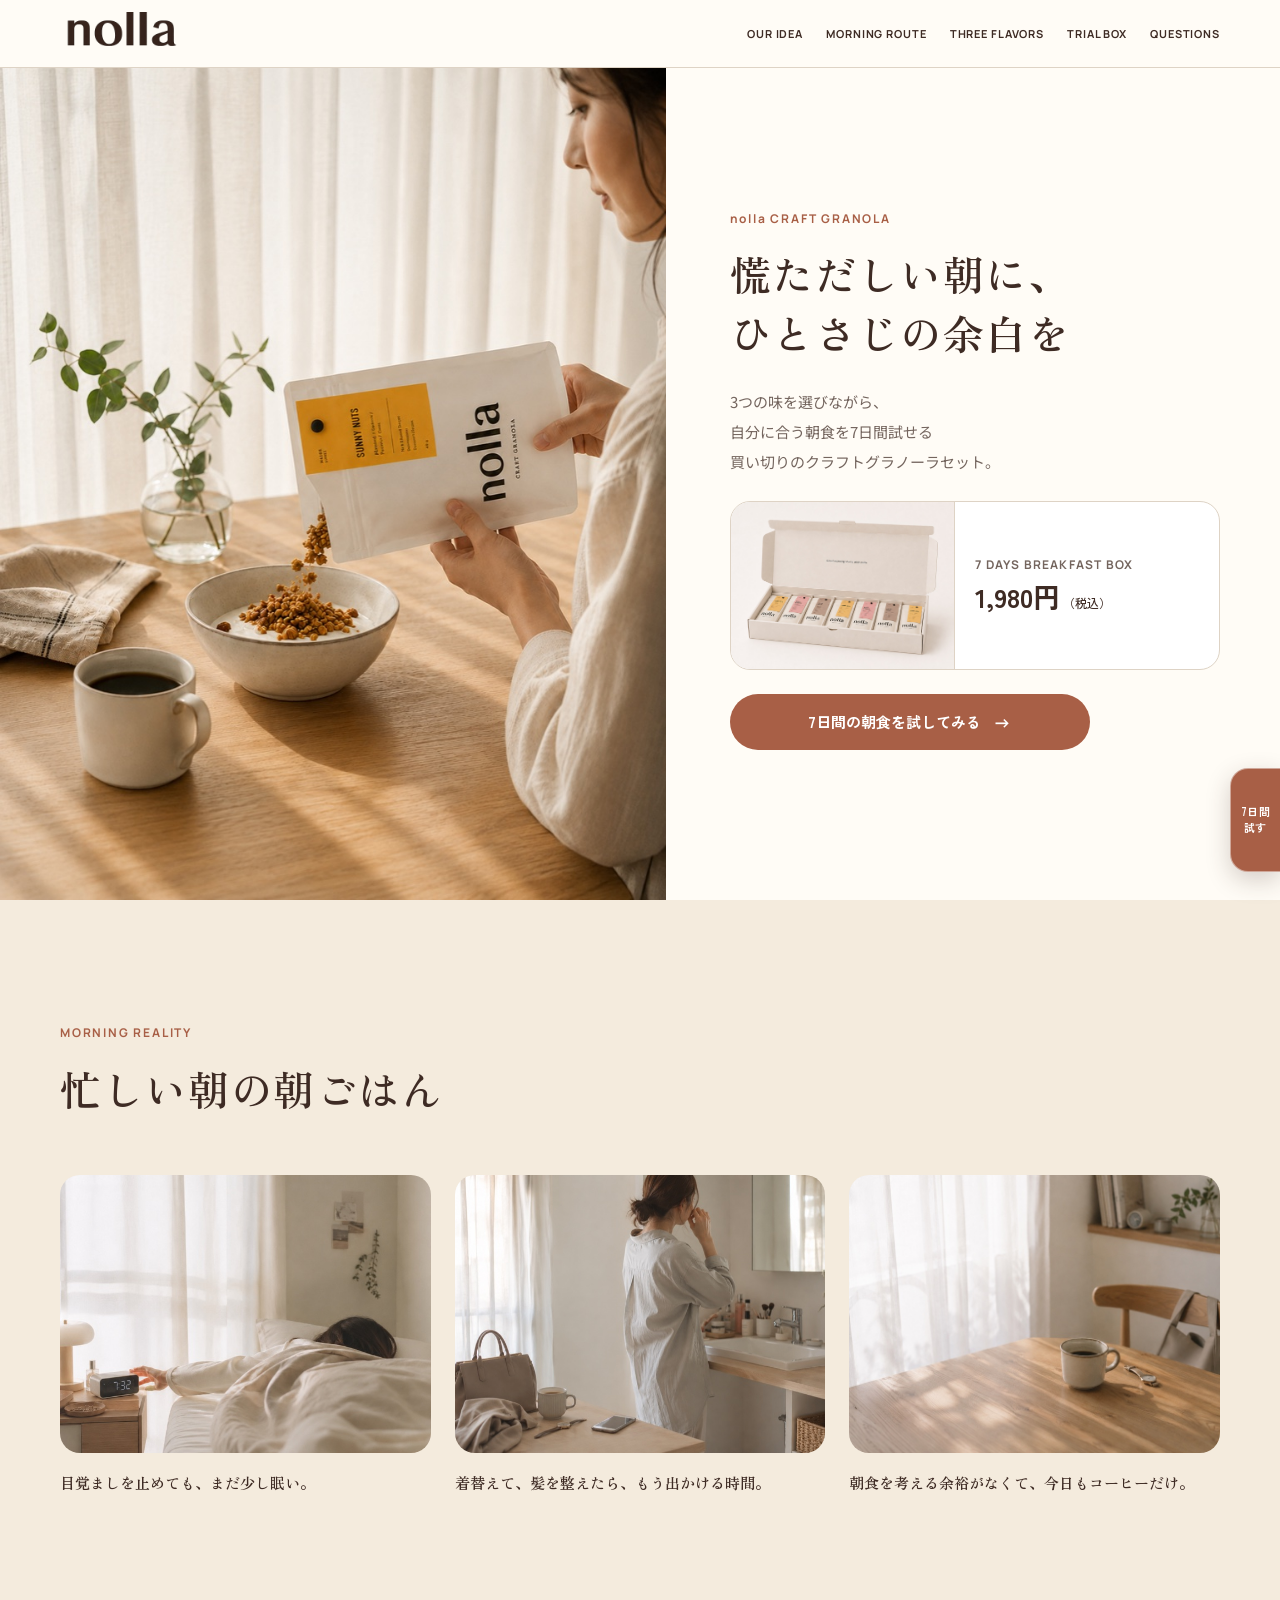
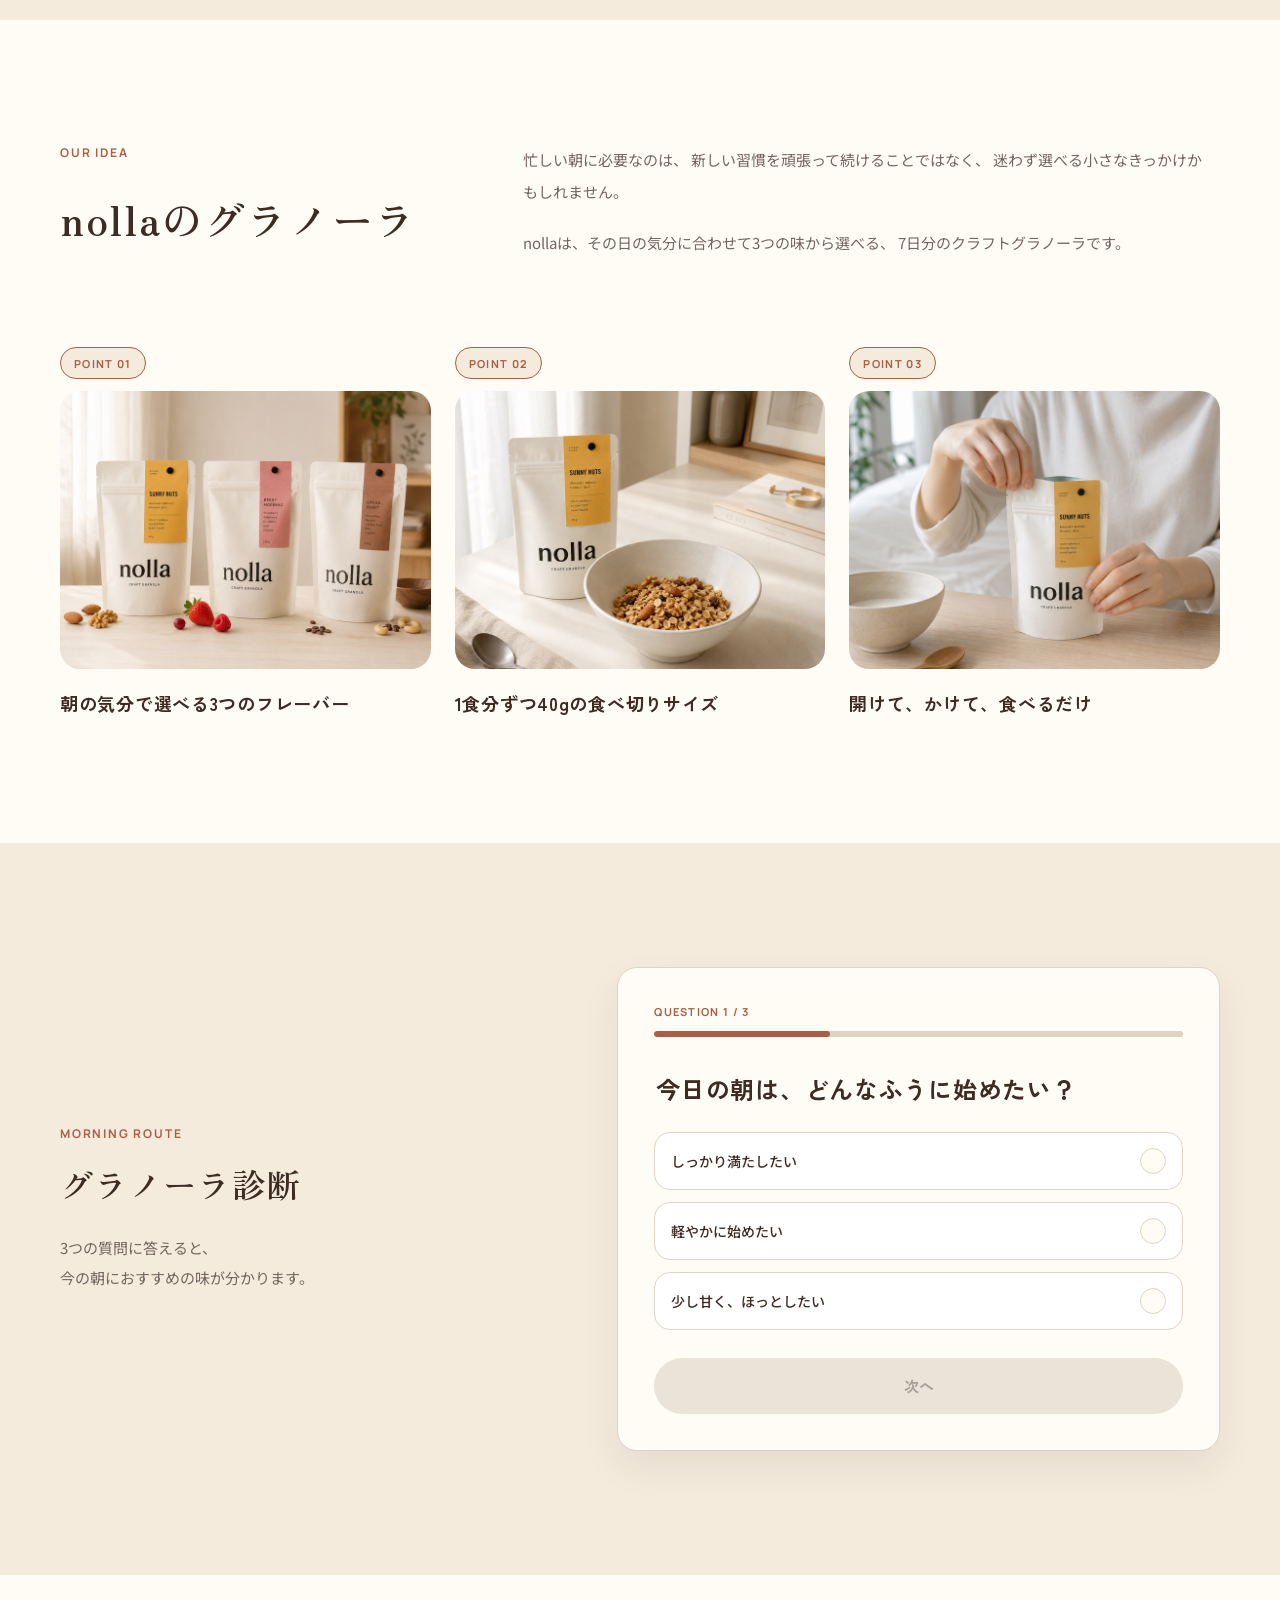
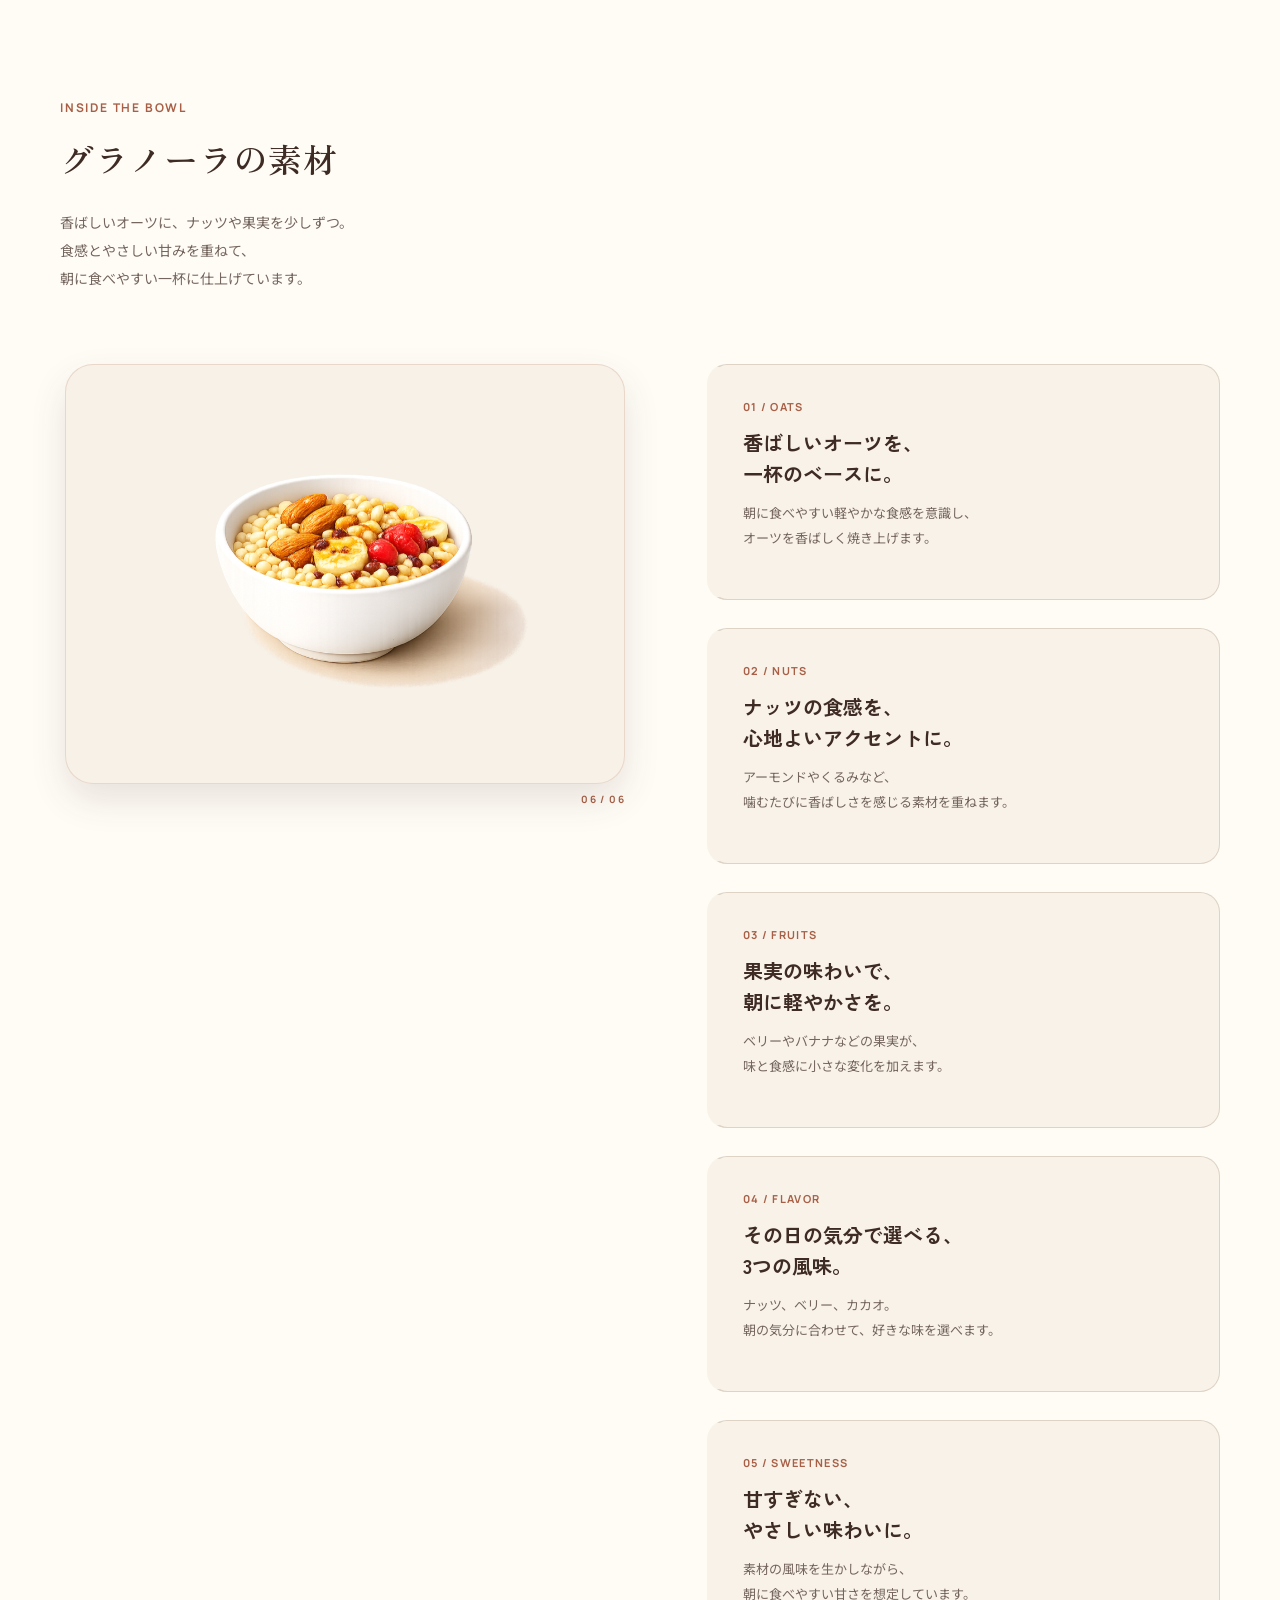
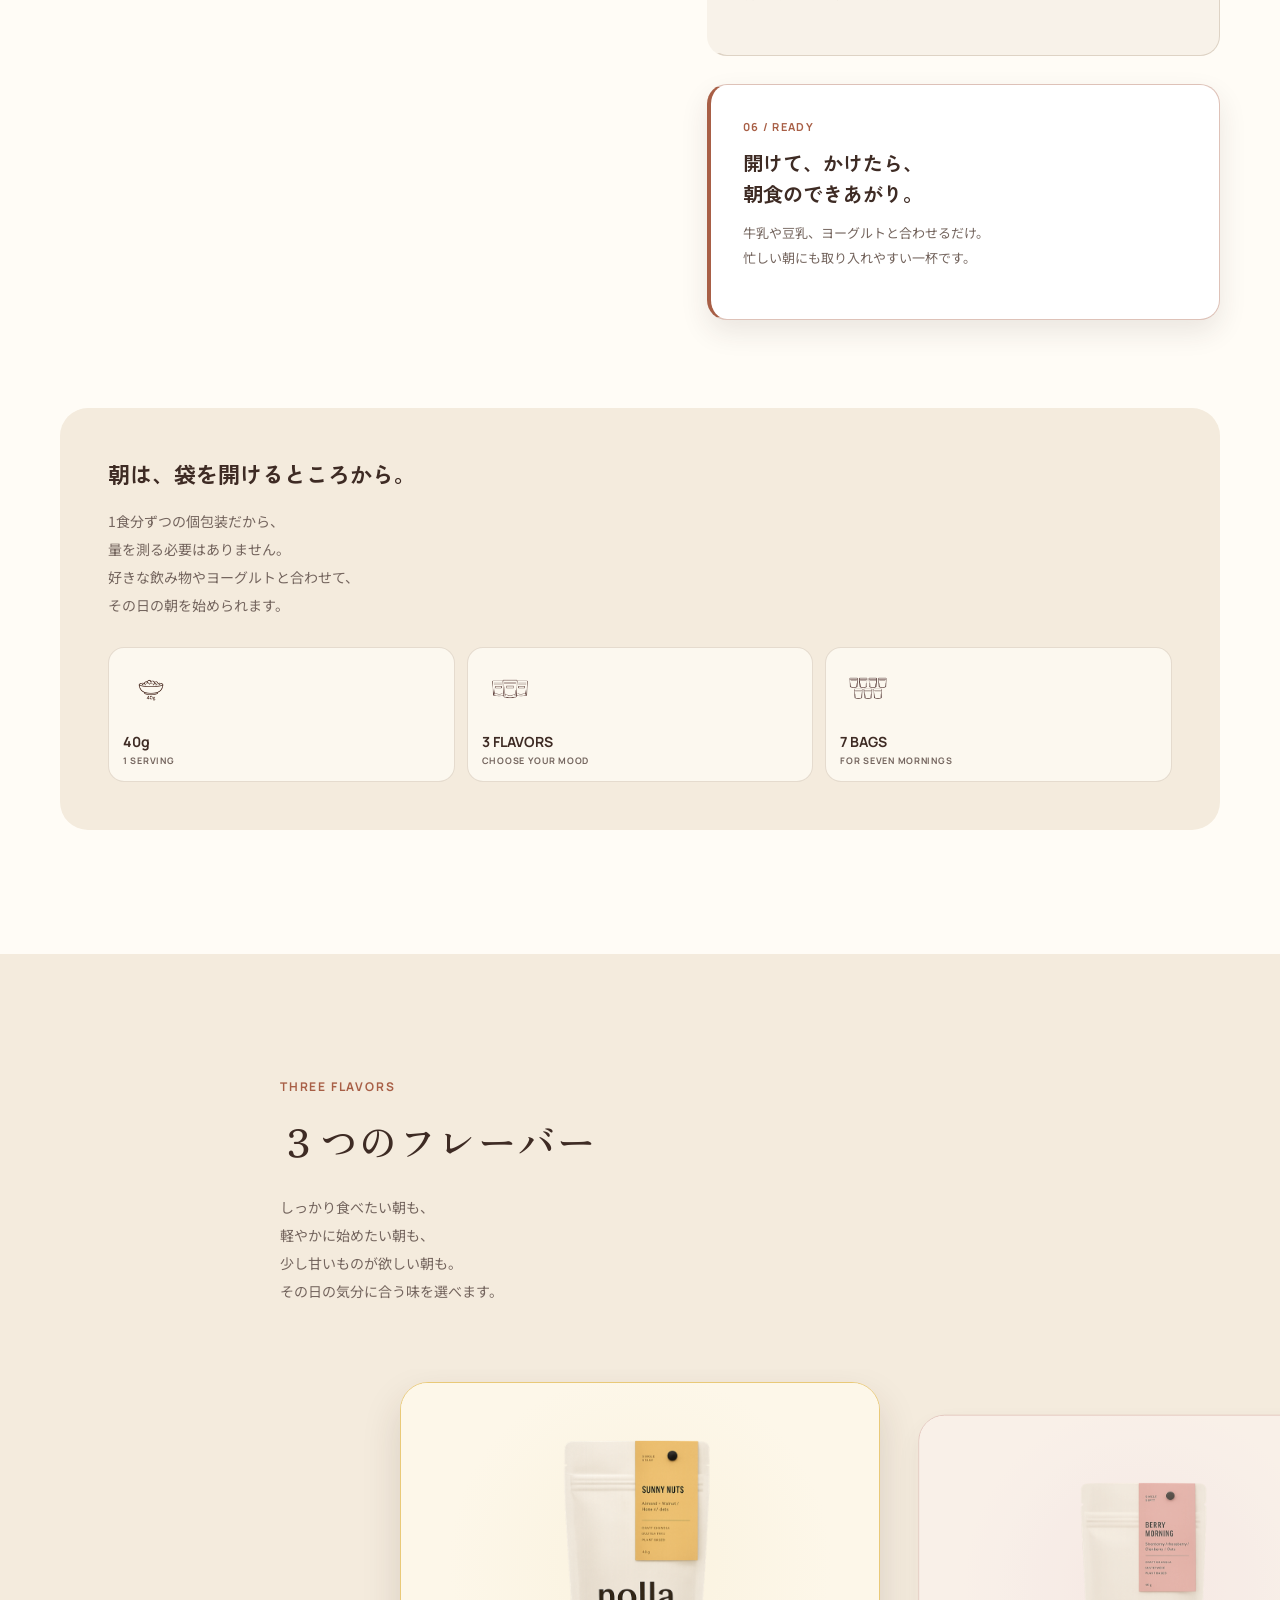
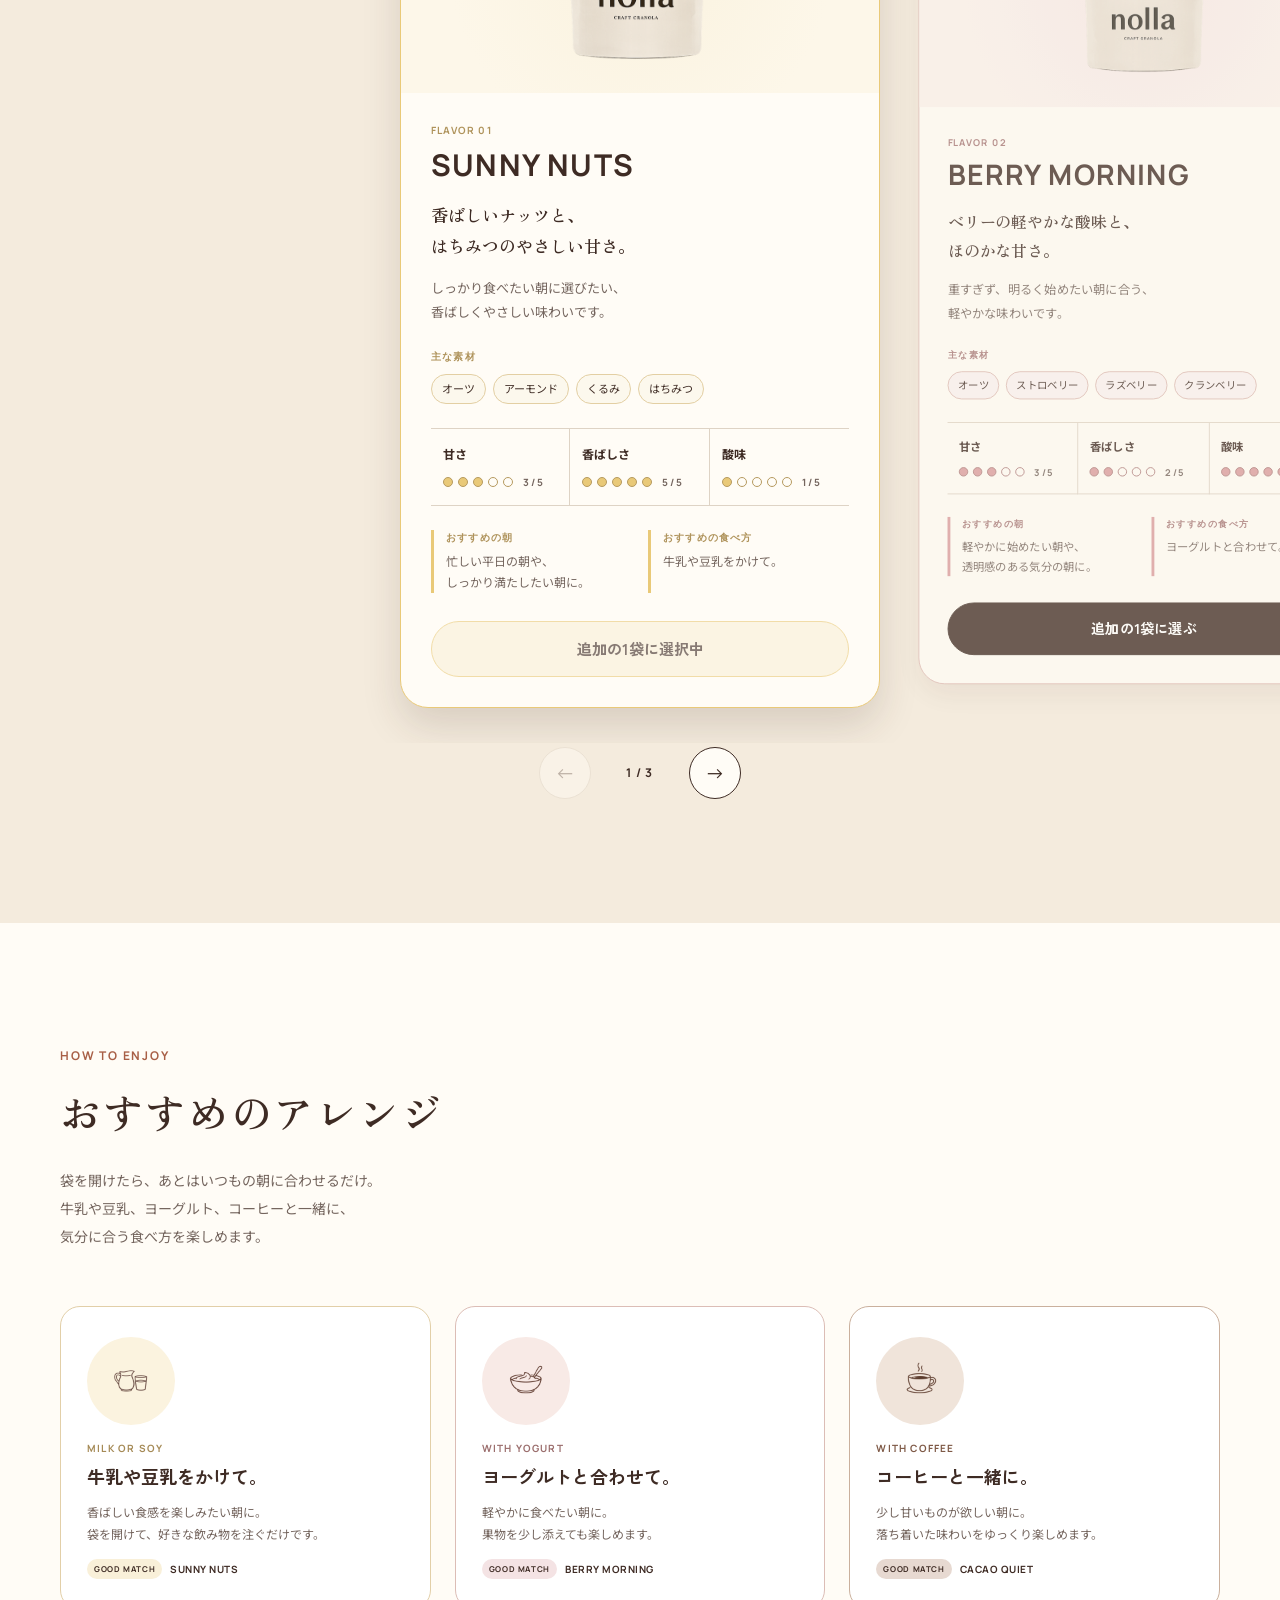
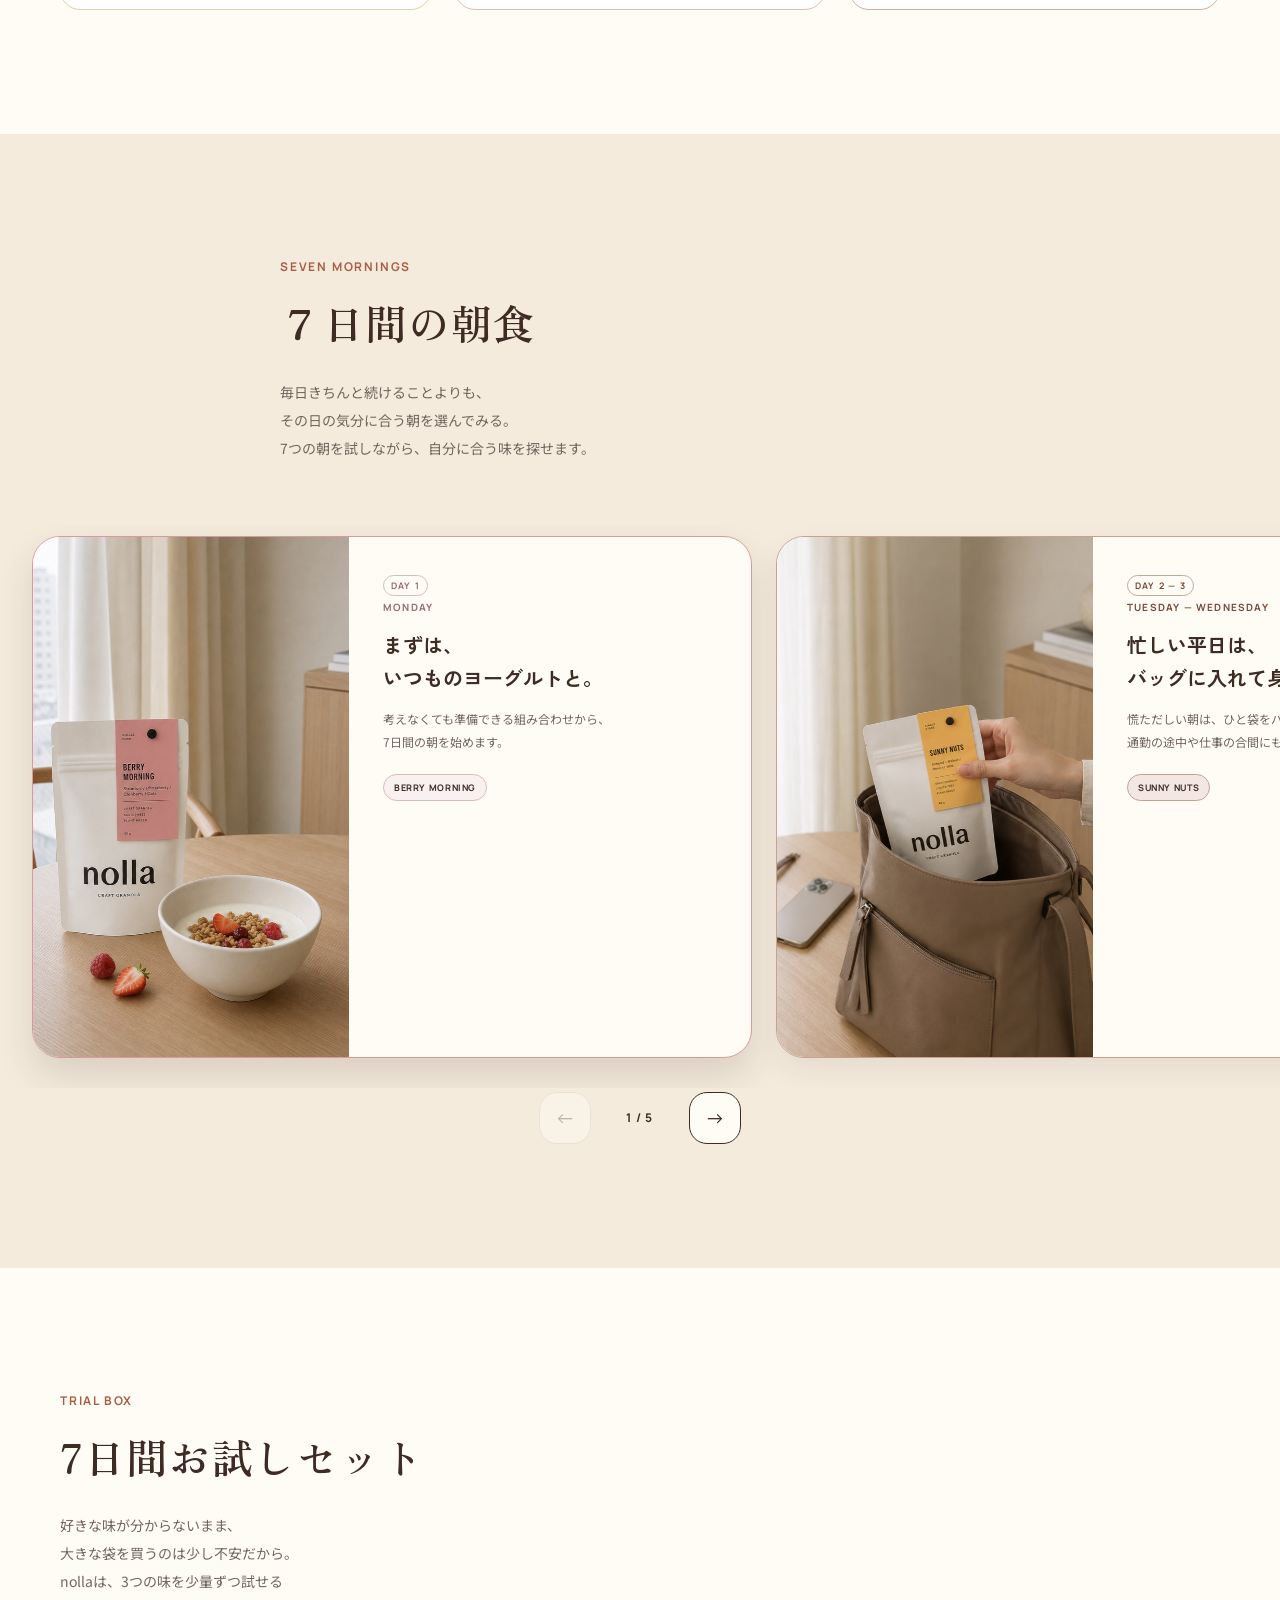
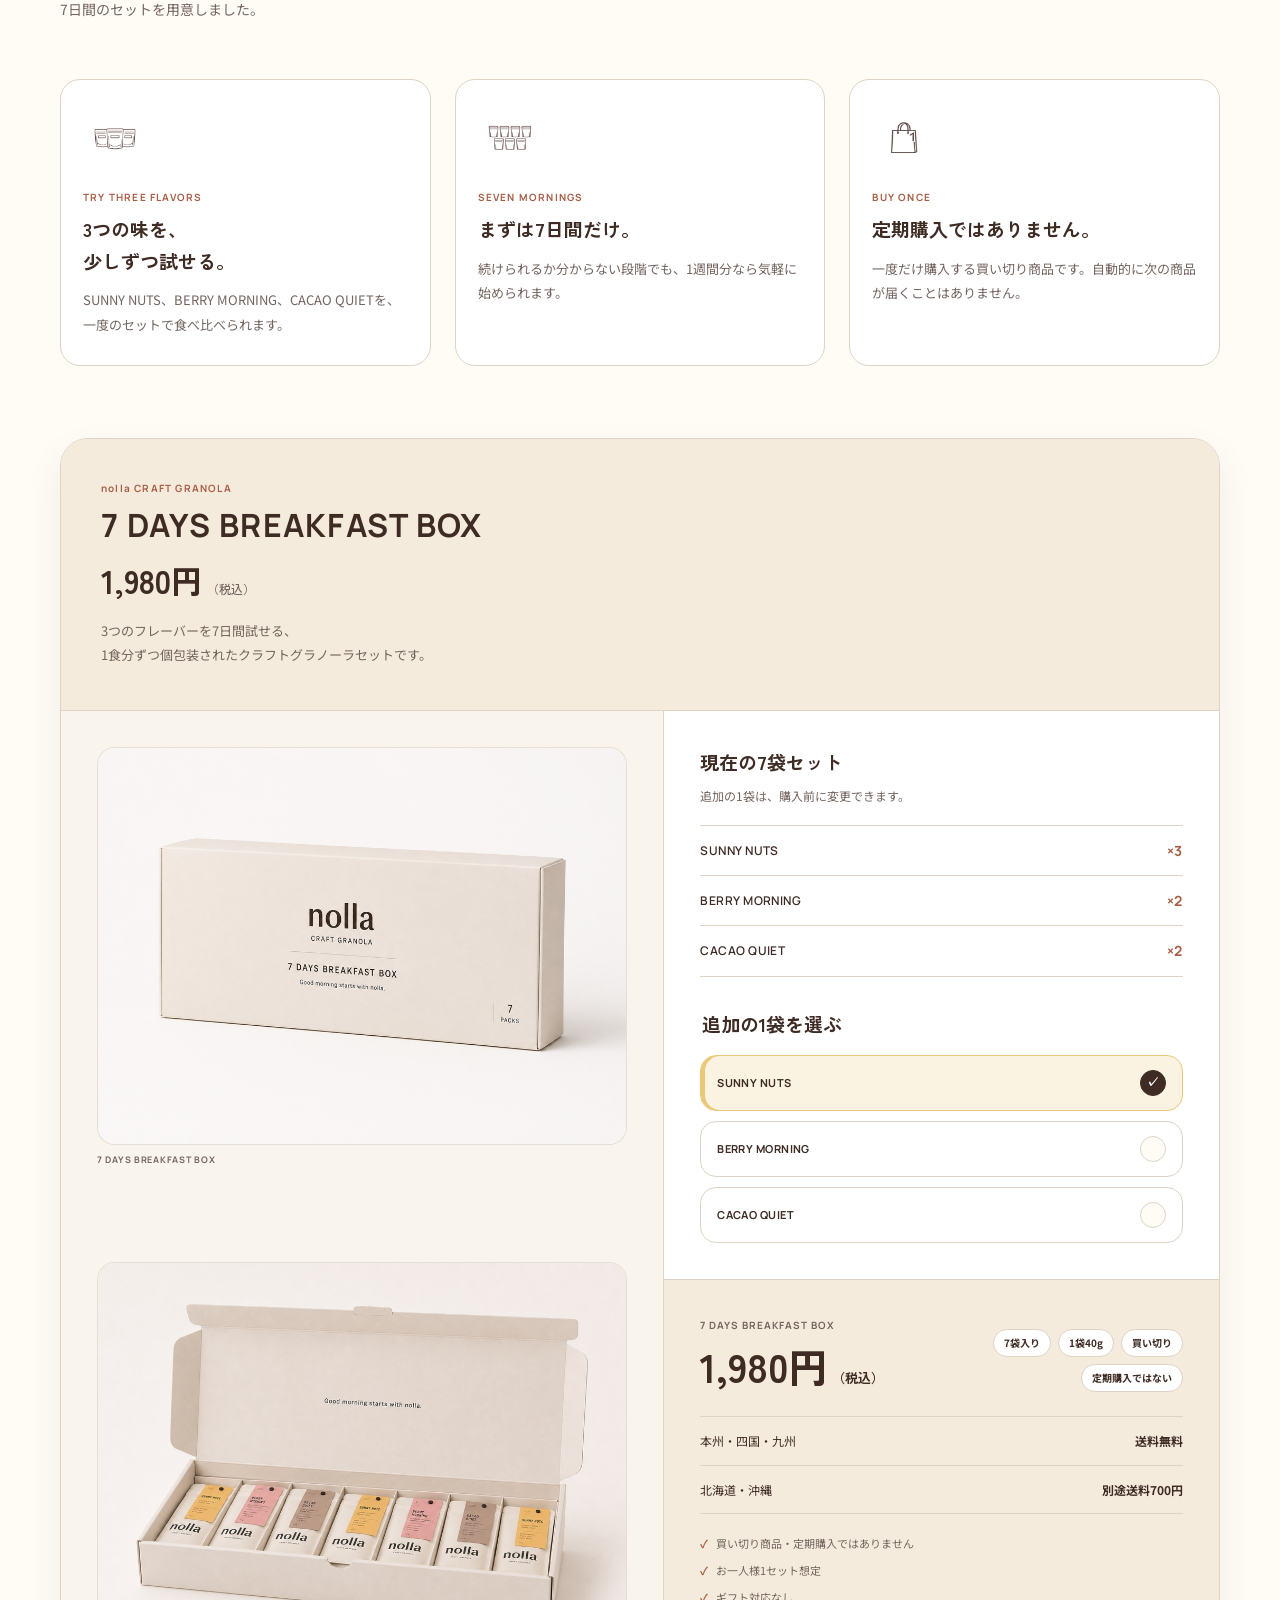
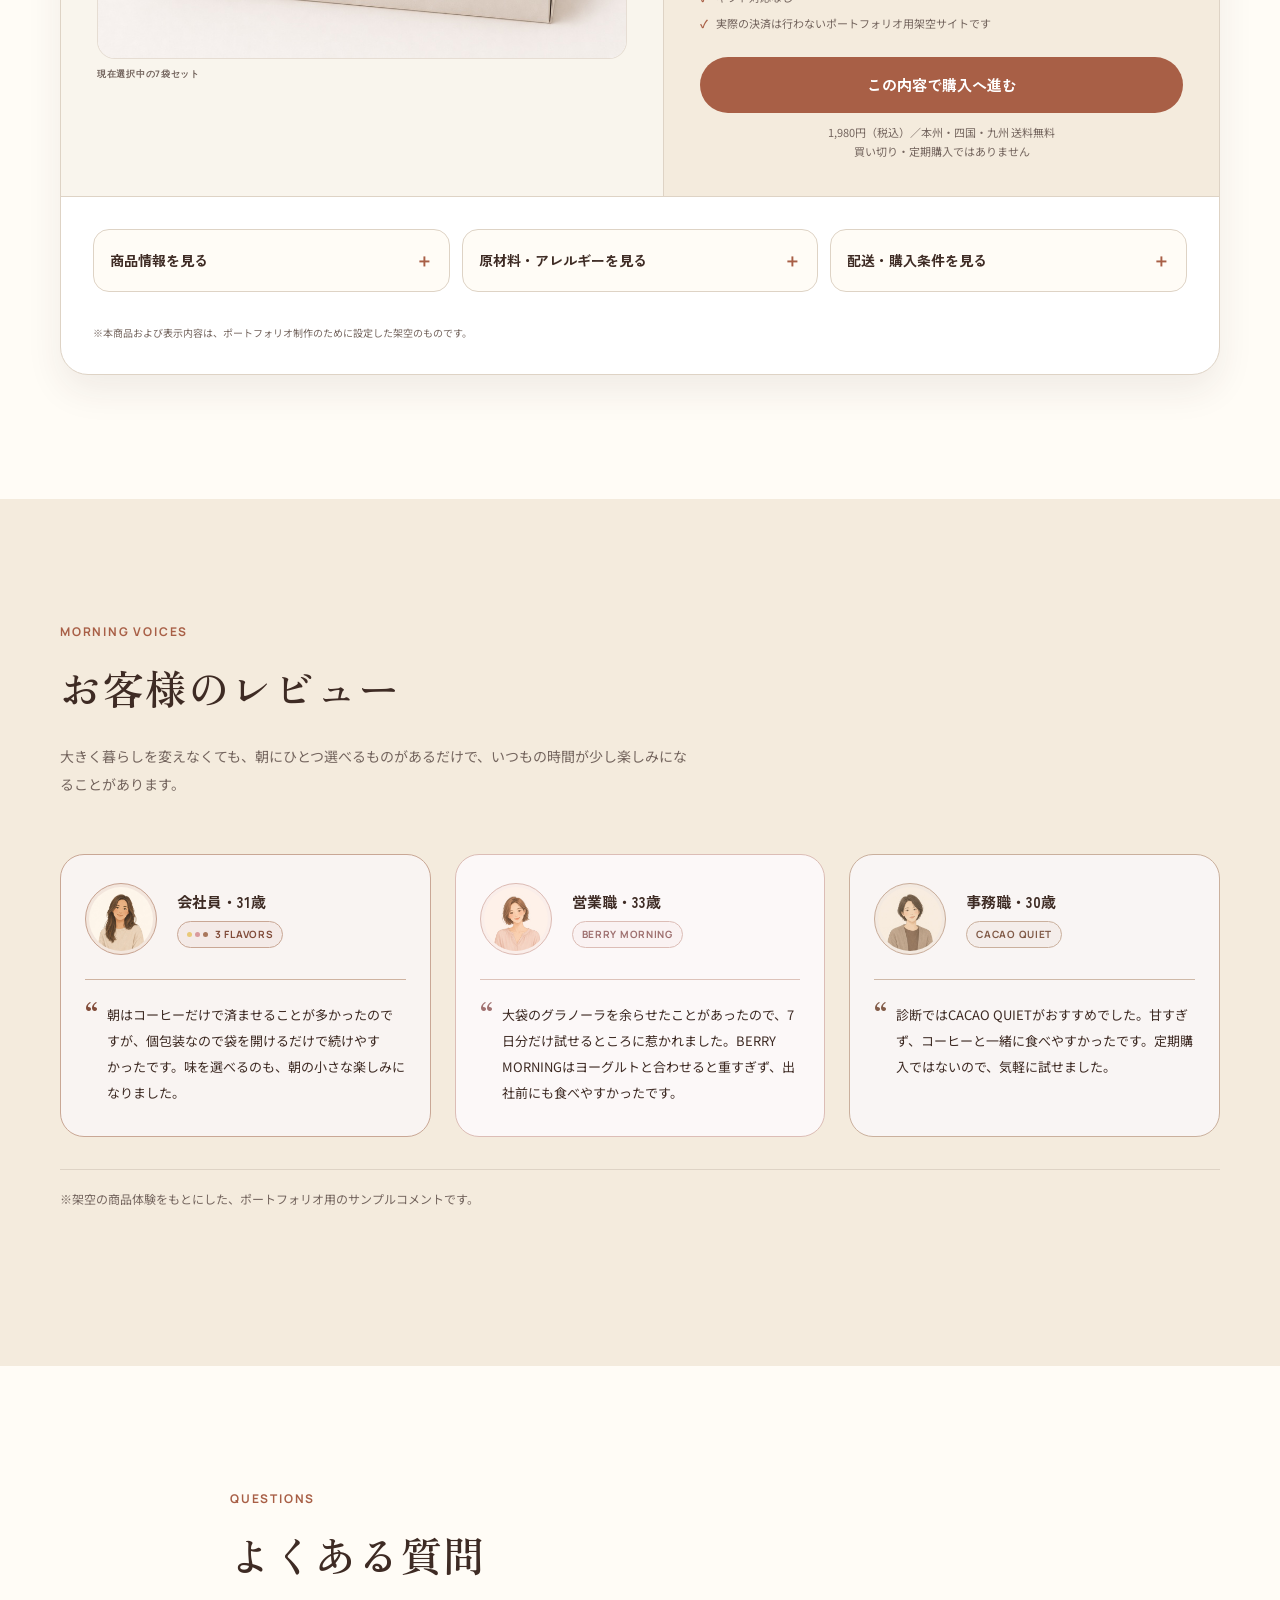
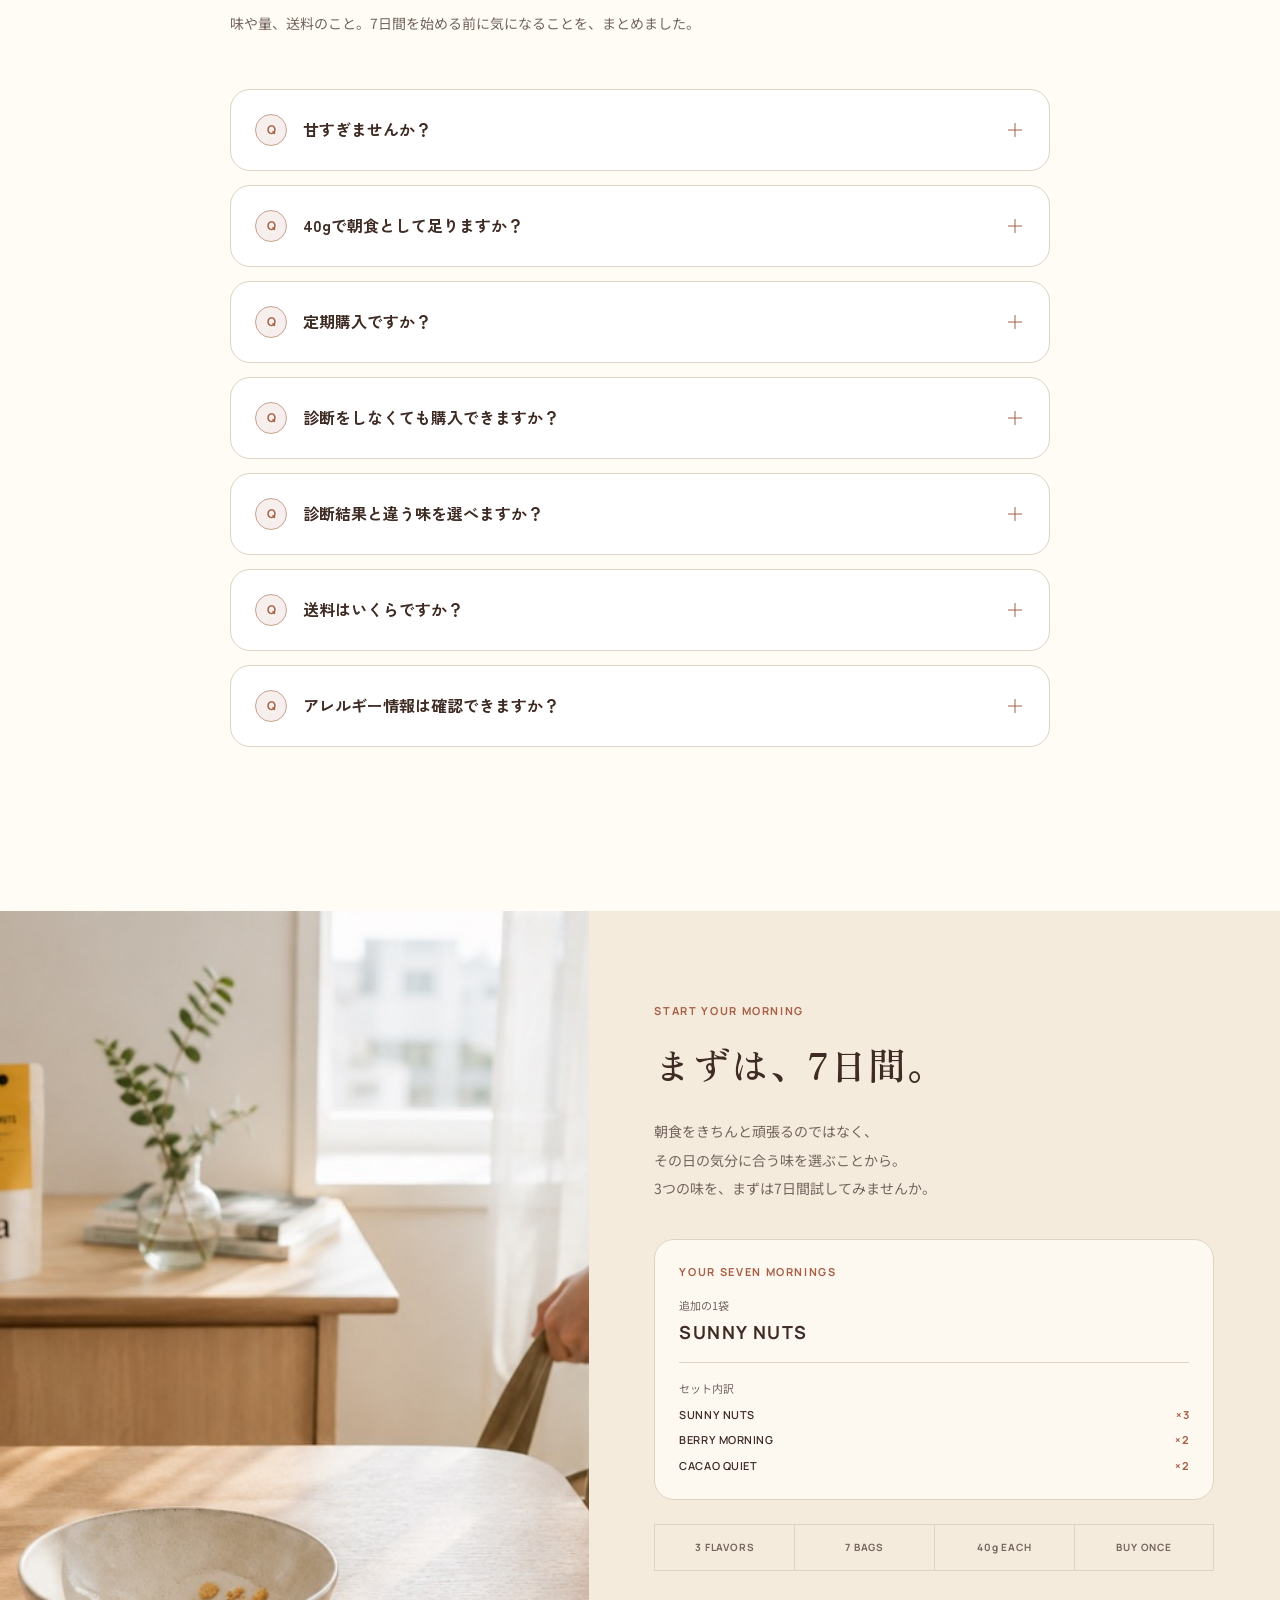
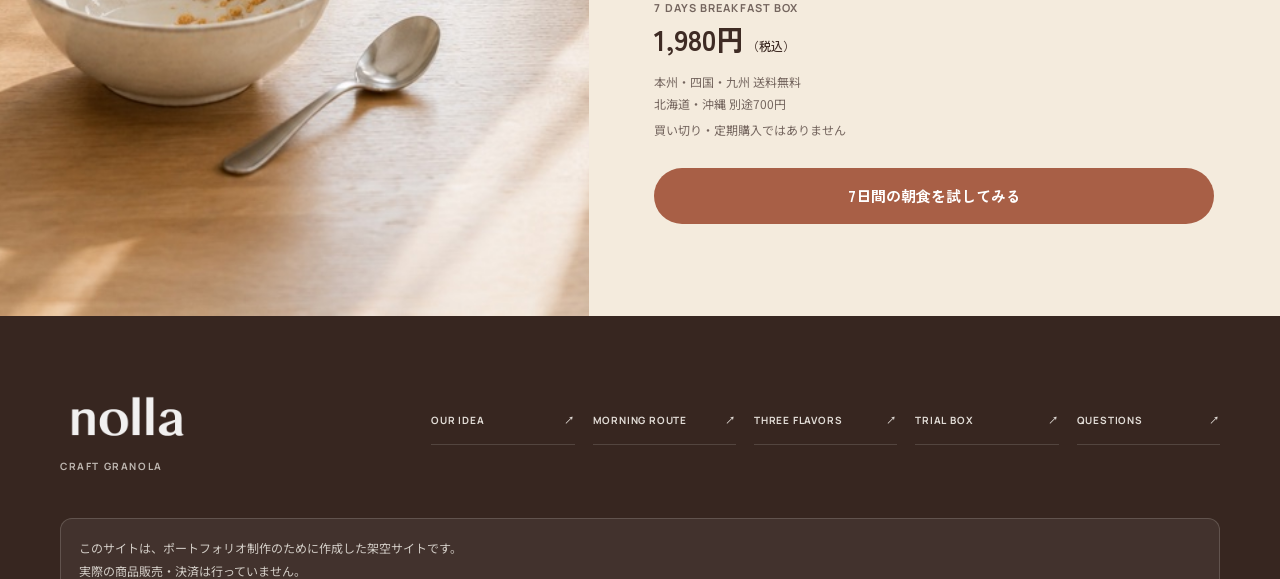
<file: docs/index.html>
<!doctype html>
<html lang="ja">
  <head>
    <meta charset="UTF-8">
    <meta name="viewport" content="width=device-width, initial-scale=1.0">
    <meta
      name="description"
      content="忙しい朝の気分に合わせて3つの味を選べる、7日間のクラフトグラノーラセット「nolla」のポートフォリオ用架空LPです。"
    >
    <meta
      property="og:title"
      content="nolla CRAFT GRANOLA｜朝の気分で選ぶ7日間のグラノーラ"
    >
    <meta
      property="og:description"
      content="忙しい朝の気分に合わせて3つの味を選べる、7日間のクラフトグラノーラセット「nolla」のポートフォリオ用架空LPです。"
    >
    <meta property="og:type" content="website">
    <meta property="og:site_name" content="nolla CRAFT GRANOLA">
    <meta property="og:url" content="https://coconattsu0723.github.io/nolla-craft-granola/">
    <meta property="og:locale" content="ja_JP">
    <meta property="og:image" content="https://coconattsu0723.github.io/nolla-craft-granola/assets/02_assets/images/social/og-image.jpg">
    <meta property="og:image:type" content="image/jpeg">
    <meta property="og:image:width" content="1200">
    <meta property="og:image:height" content="630">
    <meta property="og:image:alt" content="器に注ぐnollaのクラフトグラノーラ">
    <meta name="twitter:card" content="summary_large_image">
    <meta name="twitter:image" content="https://coconattsu0723.github.io/nolla-craft-granola/assets/02_assets/images/social/og-image.jpg">
    <meta name="twitter:image:alt" content="器に注ぐnollaのクラフトグラノーラ">
    <title>nolla CRAFT GRANOLA｜朝の気分で選ぶ7日間のグラノーラ</title>
    <link rel="icon" href="./assets/02_assets/images/social/favicon.svg" type="image/svg+xml">
    <link rel="preconnect" href="https://fonts.googleapis.com">
    <link rel="preconnect" href="https://fonts.gstatic.com" crossorigin>
    <link
      href="https://fonts.googleapis.com/css2?family=Manrope:wght@500;600;700&family=Noto+Sans+JP:wght@400;500;700&family=Zen+Kaku+Gothic+New:wght@500;700&family=Zen+Old+Mincho:wght@600;700&display=swap"
      rel="stylesheet"
    >
    <link rel="stylesheet" href="./css/style.css">
  </head>

  <body>
    <a class="skip-link" href="#main-content">本文へ移動</a>

    <header class="site-header">
      <div class="site-header__inner">
        <a class="site-logo" href="#main-content" aria-label="nolla CRAFT GRANOLA トップ">
          <img
            class="site-logo__image"
            src="./assets/01_brand/logo/final/logo_nolla_primary_dark-brown.png"
            width="1536"
            height="1024"
            alt="nolla"
          >
        </a>

        <details class="sp-menu">
          <summary class="sp-menu__button">
            <span class="sp-menu__label">MENU</span>
            <span class="sp-menu__icon" aria-hidden="true">
              <span></span>
              <span></span>
            </span>
          </summary>

          <div class="sp-menu__panel">
            <nav aria-label="メインナビゲーション">
              <ul class="sp-menu__list">
                <li><a class="sp-menu__link" href="#our-idea">OUR IDEA</a></li>
                <li>
                  <a class="sp-menu__link" href="#morning-route">MORNING ROUTE</a>
                </li>
                <li>
                  <a class="sp-menu__link" href="#three-flavors">THREE FLAVORS</a>
                </li>
                <li>
                  <a class="sp-menu__link" href="#trial-box">TRIAL BOX</a>
                </li>
                <li>
                  <a class="sp-menu__link" href="#questions">QUESTIONS</a>
                </li>
              </ul>
            </nav>

            <p class="sp-menu__product-info">
              <span>7 DAYS BREAKFAST BOX</span>
              <span>40g × 7 BAGS</span>
              <span>1,980円（税込）</span>
            </p>
          </div>
        </details>

        <nav class="pc-nav" aria-label="PCメインナビゲーション">
          <ul class="pc-nav__list">
            <li><a class="pc-nav__link" href="#our-idea">OUR IDEA</a></li>
            <li><a class="pc-nav__link" href="#morning-route">MORNING ROUTE</a></li>
            <li><a class="pc-nav__link" href="#three-flavors">THREE FLAVORS</a></li>
            <li><a class="pc-nav__link" href="#trial-box">TRIAL BOX</a></li>
            <li><a class="pc-nav__link" href="#questions">QUESTIONS</a></li>
          </ul>
        </nav>
      </div>
    </header>

    <main id="main-content">
      <section class="hero" aria-labelledby="hero-title">
        <div class="hero__media">
          <picture class="hero__picture">
            <source
              media="(min-width: 1024px)"
              srcset="./assets/02_assets/images/hero/hero_granola-pouring_pc_4x3.jpg"
            >
            <img
              class="hero__image"
              src="./assets/02_assets/images/hero/hero_granola-pouring_sp_4x5.jpg"
              width="1122"
              height="1402"
              loading="eager"
              fetchpriority="high"
              alt="木のテーブルで器にクラフトグラノーラを注ぐ様子"
            >
          </picture>
        </div>

        <div class="container hero__content">
          <p class="hero__brand">nolla CRAFT GRANOLA</p>
          <h1 class="hero__title" id="hero-title">
            慌ただしい朝に、<br>
            ひとさじの余白を
          </h1>
          <p class="hero__description">
            3つの味を選びながら、<br>
            自分に合う朝食を7日間試せる<br>
            買い切りのクラフトグラノーラセット。
          </p>

          <article class="hero-product" aria-label="7日間セットの商品情報">
            <img
              class="hero-product__image"
              src="./assets/01_brand/package/box/trial-box_full-set_sunny-nuts.jpg"
              width="1448"
              height="1086"
              alt="SUNNY NUTSを1袋追加した、3種類7袋入りの7 DAYS BREAKFAST BOX"
            >
            <div class="hero-product__info">
              <p class="hero-product__name">7 DAYS BREAKFAST BOX</p>
              <p class="hero-product__price">1,980円<span>（税込）</span></p>
            </div>
          </article>

          <a class="button button--primary hero__cta" href="#trial-box">
            <span>7日間の朝食を試してみる</span>
            <span class="button__arrow" aria-hidden="true">→</span>
          </a>
        </div>
      </section>

      <section
        class="morning-reality section"
        id="morning-reality"
        aria-labelledby="morning-reality-title"
      >
        <div class="container">
          <p class="section-label">MORNING REALITY</p>
          <h2 class="section-title" id="morning-reality-title">
            忙しい朝の朝ごはん
          </h2>

          <div class="reality-list">
            <article class="reality-card">
              <img
                class="reality-card__image"
                src="./assets/02_assets/images/problem/problem_sleepy-morning.jpg"
                loading="lazy"
                width="1122"
                height="1402"
                alt="ベッドの中で目覚ましを止める、眠気が残る朝"
              >
              <p class="reality-card__text">目覚ましを止めても、まだ少し眠い。</p>
            </article>

            <article class="reality-card">
              <img
                class="reality-card__image"
                src="./assets/02_assets/images/problem/problem_getting-ready.jpg"
                loading="lazy"
                width="1536"
                height="1024"
                alt="鏡の前で身支度をする忙しい朝"
              >
              <p class="reality-card__text">着替えて、髪を整えたら、もう出かける時間。</p>
            </article>

            <article class="reality-card">
              <img
                class="reality-card__image"
                src="./assets/02_assets/images/problem/problem_coffee-only.jpg"
                loading="lazy"
                width="1448"
                height="1086"
                alt="朝食をとらず、コーヒーだけを手に出かける朝"
              >
              <p class="reality-card__text">
                朝食を考える余裕がなくて、今日もコーヒーだけ。
              </p>
            </article>
          </div>
        </div>
      </section>

      <section class="our-idea section" id="our-idea" aria-labelledby="our-idea-title">
        <div class="container">
          <div class="our-idea__message">
            <p class="section-label">OUR IDEA</p>
            <h2 class="section-title" id="our-idea-title">
              nollaのグラノーラ
            </h2>
            <div class="our-idea__copy">
              <p>
                忙しい朝に必要なのは、<br>
                新しい習慣を頑張って続けることではなく、<br>
                迷わず選べる小さなきっかけかもしれません。
              </p>
              <p>
                nollaは、その日の気分に合わせて3つの味から選べる、<br>
                7日分のクラフトグラノーラです。
              </p>
            </div>
          </div>

          <div class="feature-list" aria-label="nollaの3つの強み">
            <article class="feature-card">
              <p class="feature-card__number">POINT 01</p>
              <img
                class="feature-card__image"
                src="./assets/02_assets/images/features/feature_three-flavors.jpg"
                loading="lazy"
                width="1448"
                height="1086"
                alt="3種類のnollaクラフトグラノーラ"
              >
              <h3 class="feature-card__title">朝の気分で選べる3つのフレーバー</h3>
            </article>

            <article class="feature-card">
              <p class="feature-card__number">POINT 02</p>
              <img
                class="feature-card__image"
                src="./assets/02_assets/images/features/feature_40g-serving.jpg"
                loading="lazy"
                width="1254"
                height="1254"
                alt="1食分40gのクラフトグラノーラ"
              >
              <h3 class="feature-card__title">1食分ずつ40gの食べ切りサイズ</h3>
            </article>

            <article class="feature-card">
              <p class="feature-card__number">POINT 03</p>
              <img
                class="feature-card__image"
                src="./assets/02_assets/images/features/feature_open-pouch.jpg"
                loading="lazy"
                width="1448"
                height="1086"
                alt="グラノーラの袋を開けて器に注ぐ様子"
              >
              <h3 class="feature-card__title">開けて、かけて、食べるだけ</h3>
            </article>
          </div>
        </div>
      </section>

      <section
        class="morning-route section"
        id="morning-route"
        aria-labelledby="morning-route-title"
      >
        <div class="container">
          <div class="morning-route__heading">
            <p class="section-label">MORNING ROUTE</p>
            <h2 class="section-title" id="morning-route-title">
              グラノーラ診断
            </h2>
            <p class="morning-route__intro">
              3つの質問に答えると、<br>
              今の朝におすすめの味が分かります。
            </p>
          </div>

          <div class="diagnosis" data-diagnosis>
            <div class="diagnosis__progress">
              <p class="diagnosis__progress-text" data-question-progress aria-live="polite">
                QUESTION 1 / 3
              </p>
              <progress
                class="diagnosis__progress-bar"
                data-question-progress-bar
                max="3"
                value="1"
                aria-label="診断の進行状況"
              >
                1 / 3
              </progress>
            </div>

            <form class="diagnosis__form" data-diagnosis-form>
              <div class="diagnosis-step" data-question-step="0">
                <fieldset class="diagnosis-step__fieldset">
                  <legend class="diagnosis-step__question" tabindex="-1">
                    今日の朝は、どんなふうに始めたい？
                  </legend>
                  <div class="diagnosis-options">
                    <input
                      class="choice-input"
                      type="radio"
                      name="morning-start"
                      id="morning-start-sunny"
                      value="sunny-nuts"
                      data-answer-label="しっかり満たしたい"
                    >
                    <label
                      class="diagnosis-option flavor-sunny"
                      for="morning-start-sunny"
                    >
                      <span>しっかり満たしたい</span>
                      <span class="diagnosis-option__check" aria-hidden="true">✓</span>
                    </label>

                    <input
                      class="choice-input"
                      type="radio"
                      name="morning-start"
                      id="morning-start-berry"
                      value="berry-morning"
                      data-answer-label="軽やかに始めたい"
                    >
                    <label
                      class="diagnosis-option flavor-berry"
                      for="morning-start-berry"
                    >
                      <span>軽やかに始めたい</span>
                      <span class="diagnosis-option__check" aria-hidden="true">✓</span>
                    </label>

                    <input
                      class="choice-input"
                      type="radio"
                      name="morning-start"
                      id="morning-start-cacao"
                      value="cacao-quiet"
                      data-answer-label="少し甘く、ほっとしたい"
                    >
                    <label
                      class="diagnosis-option flavor-cacao"
                      for="morning-start-cacao"
                    >
                      <span>少し甘く、ほっとしたい</span>
                      <span class="diagnosis-option__check" aria-hidden="true">✓</span>
                    </label>
                  </div>
                </fieldset>
              </div>

              <div class="diagnosis-step" data-question-step="1" hidden>
                <fieldset class="diagnosis-step__fieldset">
                  <legend class="diagnosis-step__question" tabindex="-1">
                    つい選びたくなる味はどれ？
                  </legend>
                  <div class="diagnosis-options">
                    <input
                      class="choice-input"
                      type="radio"
                      name="preferred-flavor"
                      id="preferred-flavor-sunny"
                      value="sunny-nuts"
                      data-answer-label="香ばしいナッツとはちみつ"
                    >
                    <label
                      class="diagnosis-option flavor-sunny"
                      for="preferred-flavor-sunny"
                    >
                      <span>香ばしいナッツとはちみつ</span>
                      <span class="diagnosis-option__check" aria-hidden="true">✓</span>
                    </label>

                    <input
                      class="choice-input"
                      type="radio"
                      name="preferred-flavor"
                      id="preferred-flavor-berry"
                      value="berry-morning"
                      data-answer-label="甘酸っぱいベリー"
                    >
                    <label
                      class="diagnosis-option flavor-berry"
                      for="preferred-flavor-berry"
                    >
                      <span>甘酸っぱいベリー</span>
                      <span class="diagnosis-option__check" aria-hidden="true">✓</span>
                    </label>

                    <input
                      class="choice-input"
                      type="radio"
                      name="preferred-flavor"
                      id="preferred-flavor-cacao"
                      value="cacao-quiet"
                      data-answer-label="カカオとバナナのコク"
                    >
                    <label
                      class="diagnosis-option flavor-cacao"
                      for="preferred-flavor-cacao"
                    >
                      <span>カカオとバナナのコク</span>
                      <span class="diagnosis-option__check" aria-hidden="true">✓</span>
                    </label>
                  </div>
                </fieldset>
              </div>

              <div class="diagnosis-step" data-question-step="2" hidden>
                <fieldset class="diagnosis-step__fieldset">
                  <legend class="diagnosis-step__question" tabindex="-1">
                    いつもの朝に、何と合わせたい？
                  </legend>
                  <div class="diagnosis-options">
                    <input
                      class="choice-input"
                      type="radio"
                      name="pairing"
                      id="pairing-sunny"
                      value="sunny-nuts"
                      data-answer-label="牛乳や豆乳"
                    >
                    <label class="diagnosis-option flavor-sunny" for="pairing-sunny">
                      <span>牛乳や豆乳</span>
                      <span class="diagnosis-option__check" aria-hidden="true">✓</span>
                    </label>

                    <input
                      class="choice-input"
                      type="radio"
                      name="pairing"
                      id="pairing-berry"
                      value="berry-morning"
                      data-answer-label="ヨーグルト"
                    >
                    <label class="diagnosis-option flavor-berry" for="pairing-berry">
                      <span>ヨーグルト</span>
                      <span class="diagnosis-option__check" aria-hidden="true">✓</span>
                    </label>

                    <input
                      class="choice-input"
                      type="radio"
                      name="pairing"
                      id="pairing-cacao"
                      value="cacao-quiet"
                      data-answer-label="コーヒー"
                    >
                    <label class="diagnosis-option flavor-cacao" for="pairing-cacao">
                      <span>コーヒー</span>
                      <span class="diagnosis-option__check" aria-hidden="true">✓</span>
                    </label>
                  </div>
                </fieldset>
              </div>

              <div class="diagnosis-actions">
                <button
                  class="button button--secondary diagnosis-actions__back"
                  type="button"
                  data-diagnosis-back
                  hidden
                >
                  戻る
                </button>
                <button
                  class="button button--primary diagnosis-actions__next"
                  type="button"
                  data-diagnosis-next
                  disabled
                >
                  次へ
                </button>
              </div>
            </form>
          </div>
        </div>
      </section>

      <section
        class="your-flavor section"
        id="your-flavor"
        aria-labelledby="your-flavor-title"
        hidden
      >
        <div class="container">
          <p class="section-label">YOUR FLAVOR</p>
          <h2 class="section-title" id="your-flavor-title" tabindex="-1">
            あなたに合うフレーバー
          </h2>

          <div class="result-card">
            <div class="result-card__hero">
              <p class="result-card__eyebrow">YOUR MORNING FLAVOR</p>
              <h3 class="result-card__name" data-result-name></h3>
              <p class="result-card__description" data-result-description></p>
              <picture class="result-card__picture">
                <source
                  media="(min-width: 1024px)"
                  srcset="./assets/02_assets/images/flavor-key-visuals/pc/result_sunny-nuts_pc_4x3.jpg"
                  data-result-image-source
                >
                <img
                  class="result-card__image"
                  data-result-image
                  loading="lazy"
                  width="1086"
                  height="1448"
                  src="./assets/02_assets/images/flavor-key-visuals/sp/result_sunny-nuts_sp_3x4.jpg"
                  alt=""
                >
              </picture>
            </div>

            <section class="result-block" aria-labelledby="result-reason-title">
              <p class="result-block__label">WHY THIS FLAVOR</p>
              <h3 class="result-block__title" id="result-reason-title">おすすめの理由</h3>
              <p class="result-block__text" data-result-reason></p>
            </section>

            <section class="result-block" aria-labelledby="result-answers-title">
              <p class="result-block__label">YOUR ANSWERS</p>
              <h3 class="result-block__title" id="result-answers-title">
                あなたの回答
              </h3>
              <dl class="answer-review">
                <div class="answer-review__item">
                  <dt>今日の朝</dt>
                  <dd data-result-answer="0"></dd>
                </div>
                <div class="answer-review__item">
                  <dt>好きな味</dt>
                  <dd data-result-answer="1"></dd>
                </div>
                <div class="answer-review__item">
                  <dt>合わせたいもの</dt>
                  <dd data-result-answer="2"></dd>
                </div>
              </dl>
            </section>

            <section class="result-block" aria-labelledby="result-eating-title">
              <p class="result-block__label">HOW TO ENJOY</p>
              <h3 class="result-block__title" id="result-eating-title">
                おすすめの食べ方
              </h3>
              <div class="result-eating">
                <img
                  class="result-eating__icon"
                  data-result-eating-icon
                  loading="lazy"
                  width="1024"
                  height="1024"
                  src="./assets/02_assets/icons/how-to-eat/icon_milk-soymilk.png"
                  alt=""
                >
                <p class="result-eating__text" data-result-eating></p>
              </div>
            </section>

            <section class="trial-set" aria-labelledby="trial-set-title">
              <p class="result-block__label">7 DAYS BREAKFAST BOX</p>
              <h3 class="result-block__title" id="trial-set-title">7袋のセット内訳</h3>
              <img
                class="trial-set__image"
                data-set-image
                loading="lazy"
                width="1448"
                height="1086"
                src="./assets/01_brand/package/box/trial-box_full-set_sunny-nuts.jpg"
                alt=""
              >
              <ul class="set-breakdown" aria-label="7袋の内訳">
                <li>
                  <span>SUNNY NUTS</span>
                  <strong data-breakdown-flavor="sunny-nuts">×3</strong>
                </li>
                <li>
                  <span>BERRY MORNING</span>
                  <strong data-breakdown-flavor="berry-morning">×2</strong>
                </li>
                <li>
                  <span>CACAO QUIET</span>
                  <strong data-breakdown-flavor="cacao-quiet">×2</strong>
                </li>
              </ul>

              <fieldset class="extra-flavor">
                <legend class="extra-flavor__legend">追加の1袋</legend>
                <p class="extra-flavor__description">
                  追加する味は、購入前に変更できます。
                </p>
                <div class="extra-flavor__options">
                  <input
                    class="choice-input"
                    type="radio"
                    name="extra-flavor"
                    id="extra-flavor-sunny"
                    value="sunny-nuts"
                  >
                  <label class="extra-flavor__option flavor-sunny" for="extra-flavor-sunny">
                    <span>SUNNY NUTS</span>
                    <span class="extra-flavor__check" aria-hidden="true">✓</span>
                  </label>

                  <input
                    class="choice-input"
                    type="radio"
                    name="extra-flavor"
                    id="extra-flavor-berry"
                    value="berry-morning"
                  >
                  <label class="extra-flavor__option flavor-berry" for="extra-flavor-berry">
                    <span>BERRY MORNING</span>
                    <span class="extra-flavor__check" aria-hidden="true">✓</span>
                  </label>

                  <input
                    class="choice-input"
                    type="radio"
                    name="extra-flavor"
                    id="extra-flavor-cacao"
                    value="cacao-quiet"
                  >
                  <label class="extra-flavor__option flavor-cacao" for="extra-flavor-cacao">
                    <span>CACAO QUIET</span>
                    <span class="extra-flavor__check" aria-hidden="true">✓</span>
                  </label>
                </div>
              </fieldset>
            </section>

            <div class="result-actions">
              <a
                class="button button--primary result-order-button"
                href="#trial-box"
              >
                この組み合わせで7日間試す
              </a>

              <a
                class="button button--secondary result-flavor-guide-button"
                href="#three-flavors"
                data-flavor-guide
              >
                3つの味を見比べる
              </a>

              <button
                class="button button--text result-retry-button"
                type="button"
                data-diagnosis-retry
              >
                もう一度診断する
              </button>
            </div>
          </div>
        </div>
      </section>

      <section
        class="bowl-story section"
        id="inside-the-bowl"
        aria-labelledby="inside-the-bowl-title"
      >
        <div class="container">
          <header class="bowl-story__heading">
            <p class="section-label">INSIDE THE BOWL</p>
            <h2 class="section-title" id="inside-the-bowl-title">
              グラノーラの素材
            </h2>
            <p class="bowl-story__intro">
              香ばしいオーツに、ナッツや果実を少しずつ。<br>
              食感とやさしい甘みを重ねて、<br>
              朝に食べやすい一杯に仕上げています。
            </p>
          </header>

          <div class="bowl-story__experience">
            <div class="bowl-story__visual">
              <div class="bowl-story__image-frame">
                <img
                  class="bowl-story__image"
                  data-bowl-image
                  loading="lazy"
                  width="1024"
                  height="1024"
                  src="./assets/02_assets/images/morning-route/items/morning-route_bowl-empty.png"
                  alt="空の白いボウル"
                >
                <p class="visually-hidden" data-bowl-live aria-live="polite">
                  空の白いボウル
                </p>
              </div>
              <p class="bowl-story__stage" aria-hidden="true">
                <span data-bowl-stage>00</span> / 06
              </p>
            </div>

            <ol class="bowl-story__steps">
              <li
                class="bowl-step"
                data-bowl-step="1"
                data-bowl-image="./assets/02_assets/images/morning-route/bowl-steps/bowl_step-01_oats.png"
                data-bowl-alt="オーツが入ったボウル"
              >
                <p class="bowl-step__label">01 / OATS</p>
                <h3 class="bowl-step__title">
                  香ばしいオーツを、<br>
                  一杯のベースに。
                </h3>
                <p class="bowl-step__text">
                  朝に食べやすい軽やかな食感を意識し、<br>
                  オーツを香ばしく焼き上げます。
                </p>
              </li>

              <li
                class="bowl-step"
                data-bowl-step="2"
                data-bowl-image="./assets/02_assets/images/morning-route/bowl-steps/bowl_step-02_nuts.png"
                data-bowl-alt="オーツにナッツを重ねたボウル"
              >
                <p class="bowl-step__label">02 / NUTS</p>
                <h3 class="bowl-step__title">
                  ナッツの食感を、<br>
                  心地よいアクセントに。
                </h3>
                <p class="bowl-step__text">
                  アーモンドやくるみなど、<br>
                  噛むたびに香ばしさを感じる素材を重ねます。
                </p>
              </li>

              <li
                class="bowl-step"
                data-bowl-step="3"
                data-bowl-image="./assets/02_assets/images/morning-route/bowl-steps/bowl_step-03_fruits.png"
                data-bowl-alt="オーツとナッツに果実を重ねたボウル"
              >
                <p class="bowl-step__label">03 / FRUITS</p>
                <h3 class="bowl-step__title">
                  果実の味わいで、<br>
                  朝に軽やかさを。
                </h3>
                <p class="bowl-step__text">
                  ベリーやバナナなどの果実が、<br>
                  味と食感に小さな変化を加えます。
                </p>
              </li>

              <li
                class="bowl-step"
                data-bowl-step="4"
                data-bowl-image="./assets/02_assets/images/morning-route/bowl-steps/bowl_step-04_flavor.png"
                data-bowl-alt="香ばしい素材を重ねたグラノーラのボウル"
              >
                <p class="bowl-step__label">04 / FLAVOR</p>
                <h3 class="bowl-step__title">
                  その日の気分で選べる、<br>
                  3つの風味。
                </h3>
                <p class="bowl-step__text">
                  ナッツ、ベリー、カカオ。<br>
                  朝の気分に合わせて、好きな味を選べます。
                </p>
              </li>

              <li
                class="bowl-step"
                data-bowl-step="5"
                data-bowl-image="./assets/02_assets/images/morning-route/bowl-steps/bowl_step-05_sweetness.png"
                data-bowl-alt="やさしい甘みを加えたグラノーラのボウル"
              >
                <p class="bowl-step__label">05 / SWEETNESS</p>
                <h3 class="bowl-step__title">
                  甘すぎない、<br>
                  やさしい味わいに。
                </h3>
                <p class="bowl-step__text">
                  素材の風味を生かしながら、<br>
                  朝に食べやすい甘さを想定しています。
                </p>
              </li>

              <li
                class="bowl-step"
                data-bowl-step="6"
                data-bowl-image="./assets/02_assets/images/morning-route/bowl-steps/bowl_step-06_finished.png"
                data-bowl-alt="素材を重ねて完成したグラノーラのボウル"
              >
                <p class="bowl-step__label">06 / READY</p>
                <h3 class="bowl-step__title">
                  開けて、かけたら、<br>
                  朝食のできあがり。
                </h3>
                <p class="bowl-step__text">
                  牛乳や豆乳、ヨーグルトと合わせるだけ。<br>
                  忙しい朝にも取り入れやすい一杯です。
                </p>
              </li>
            </ol>
          </div>

          <section class="bowl-summary" aria-labelledby="bowl-summary-title">
            <h3 class="bowl-summary__title" id="bowl-summary-title">
              朝は、袋を開けるところから。
            </h3>
            <p class="bowl-summary__text">
              1食分ずつの個包装だから、<br>
              量を測る必要はありません。<br>
              好きな飲み物やヨーグルトと合わせて、<br>
              その日の朝を始められます。
            </p>
            <ul class="bowl-facts">
              <li>
                <img
                  src="./assets/02_assets/icons/product-info/icon_40g.png"
                  loading="lazy"
                  width="1024"
                  height="1024"
                  alt=""
                >
                <p>
                  <strong>40g</strong>
                  <span>1 SERVING</span>
                </p>
              </li>
              <li>
                <img
                  src="./assets/02_assets/icons/product-info/icon_3-flavors.png"
                  loading="lazy"
                  width="1024"
                  height="1024"
                  alt=""
                >
                <p>
                  <strong>3 FLAVORS</strong>
                  <span>CHOOSE YOUR MOOD</span>
                </p>
              </li>
              <li>
                <img
                  src="./assets/02_assets/icons/product-info/icon_7-bags.png"
                  loading="lazy"
                  width="1024"
                  height="1024"
                  alt=""
                >
                <p>
                  <strong>7 BAGS</strong>
                  <span>FOR SEVEN MORNINGS</span>
                </p>
              </li>
            </ul>
          </section>
        </div>
      </section>

      <section
        class="flavor-carousel section"
        id="three-flavors"
        aria-labelledby="three-flavors-title"
        data-flavor-carousel
      >
        <div class="flavor-carousel__inner">
          <header class="container flavor-carousel__heading">
            <p class="section-label">THREE FLAVORS</p>
            <h2 class="section-title" id="three-flavors-title">
              ３つのフレーバー
            </h2>
            <p class="flavor-carousel__intro">
              しっかり食べたい朝も、<br>
              軽やかに始めたい朝も、<br>
              少し甘いものが欲しい朝も。<br>
              その日の気分に合う味を選べます。
            </p>
          </header>

          <div
            class="flavor-carousel__viewport"
            role="region"
            aria-label="3つのフレーバー"
            tabindex="0"
            data-flavor-viewport
          >
            <div class="flavor-carousel__track">
              <article
                class="flavor-card flavor-card--sunny"
                data-flavor-card
                data-flavor="sunny-nuts"
              >
                <p class="flavor-card__badge" data-recommendation-badge hidden>
                  あなたへのおすすめ
                </p>
                <div class="flavor-card__image-frame">
                  <img
                    class="flavor-card__image"
                    src="./assets/01_brand/package/final/package_sunny-nuts_front.png"
                    loading="lazy"
                    width="1536"
                    height="1024"
                    alt="SUNNY NUTSの正面パッケージ"
                  >
                </div>
                <div class="flavor-card__body">
                  <p class="flavor-card__number">FLAVOR 01</p>
                  <h3 class="flavor-card__name">SUNNY NUTS</h3>
                  <p class="flavor-card__copy">
                    香ばしいナッツと、<br>
                    はちみつのやさしい甘さ。
                  </p>
                  <p class="flavor-card__description">
                    しっかり食べたい朝に選びたい、<br>
                    香ばしくやさしい味わいです。
                  </p>

                  <div class="flavor-card__ingredients">
                    <p class="flavor-card__subheading">主な素材</p>
                    <ul class="flavor-card__tags">
                      <li>オーツ</li>
                      <li>アーモンド</li>
                      <li>くるみ</li>
                      <li>はちみつ</li>
                    </ul>
                  </div>

                  <dl class="flavor-card__metrics">
                    <div class="flavor-metric" aria-label="甘さ 5段階中3">
                      <dt>甘さ</dt>
                      <dd>
                        <span class="flavor-metric__dots" aria-hidden="true">
                          <span class="is-filled"></span><span class="is-filled"></span
                          ><span class="is-filled"></span><span></span><span></span>
                        </span>
                        <span class="flavor-metric__value">3 / 5</span>
                      </dd>
                    </div>
                    <div class="flavor-metric" aria-label="香ばしさ 5段階中5">
                      <dt>香ばしさ</dt>
                      <dd>
                        <span class="flavor-metric__dots" aria-hidden="true">
                          <span class="is-filled"></span><span class="is-filled"></span
                          ><span class="is-filled"></span><span class="is-filled"></span
                          ><span class="is-filled"></span>
                        </span>
                        <span class="flavor-metric__value">5 / 5</span>
                      </dd>
                    </div>
                    <div class="flavor-metric" aria-label="酸味 5段階中1">
                      <dt>酸味</dt>
                      <dd>
                        <span class="flavor-metric__dots" aria-hidden="true">
                          <span class="is-filled"></span><span></span><span></span
                          ><span></span><span></span>
                        </span>
                        <span class="flavor-metric__value">1 / 5</span>
                      </dd>
                    </div>
                  </dl>

                  <div class="flavor-card__recommendations">
                    <div>
                      <p class="flavor-card__subheading">おすすめの朝</p>
                      <p>
                        忙しい平日の朝や、<br>
                        しっかり満たしたい朝に。
                      </p>
                    </div>
                    <div>
                      <p class="flavor-card__subheading">おすすめの食べ方</p>
                      <p>牛乳や豆乳をかけて。</p>
                    </div>
                  </div>

                  <button
                    class="button flavor-card__select-button"
                    type="button"
                    data-select-extra-flavor
                  >
                    追加の1袋に選ぶ
                  </button>
                </div>
              </article>

              <article
                class="flavor-card flavor-card--berry"
                data-flavor-card
                data-flavor="berry-morning"
              >
                <p class="flavor-card__badge" data-recommendation-badge hidden>
                  あなたへのおすすめ
                </p>
                <div class="flavor-card__image-frame">
                  <img
                    class="flavor-card__image"
                    src="./assets/01_brand/package/final/package_berry-morning_front.png"
                    loading="lazy"
                    width="1536"
                    height="1024"
                    alt="BERRY MORNINGの正面パッケージ"
                  >
                </div>
                <div class="flavor-card__body">
                  <p class="flavor-card__number">FLAVOR 02</p>
                  <h3 class="flavor-card__name">BERRY MORNING</h3>
                  <p class="flavor-card__copy">
                    ベリーの軽やかな酸味と、<br>
                    ほのかな甘さ。
                  </p>
                  <p class="flavor-card__description">
                    重すぎず、明るく始めたい朝に合う、<br>
                    軽やかな味わいです。
                  </p>

                  <div class="flavor-card__ingredients">
                    <p class="flavor-card__subheading">主な素材</p>
                    <ul class="flavor-card__tags">
                      <li>オーツ</li>
                      <li>ストロベリー</li>
                      <li>ラズベリー</li>
                      <li>クランベリー</li>
                    </ul>
                  </div>

                  <dl class="flavor-card__metrics">
                    <div class="flavor-metric" aria-label="甘さ 5段階中3">
                      <dt>甘さ</dt>
                      <dd>
                        <span class="flavor-metric__dots" aria-hidden="true">
                          <span class="is-filled"></span><span class="is-filled"></span
                          ><span class="is-filled"></span><span></span><span></span>
                        </span>
                        <span class="flavor-metric__value">3 / 5</span>
                      </dd>
                    </div>
                    <div class="flavor-metric" aria-label="香ばしさ 5段階中2">
                      <dt>香ばしさ</dt>
                      <dd>
                        <span class="flavor-metric__dots" aria-hidden="true">
                          <span class="is-filled"></span><span class="is-filled"></span
                          ><span></span><span></span><span></span>
                        </span>
                        <span class="flavor-metric__value">2 / 5</span>
                      </dd>
                    </div>
                    <div class="flavor-metric" aria-label="酸味 5段階中5">
                      <dt>酸味</dt>
                      <dd>
                        <span class="flavor-metric__dots" aria-hidden="true">
                          <span class="is-filled"></span><span class="is-filled"></span
                          ><span class="is-filled"></span><span class="is-filled"></span
                          ><span class="is-filled"></span>
                        </span>
                        <span class="flavor-metric__value">5 / 5</span>
                      </dd>
                    </div>
                  </dl>

                  <div class="flavor-card__recommendations">
                    <div>
                      <p class="flavor-card__subheading">おすすめの朝</p>
                      <p>
                        軽やかに始めたい朝や、<br>
                        透明感のある気分の朝に。
                      </p>
                    </div>
                    <div>
                      <p class="flavor-card__subheading">おすすめの食べ方</p>
                      <p>ヨーグルトと合わせて。</p>
                    </div>
                  </div>

                  <button
                    class="button flavor-card__select-button"
                    type="button"
                    data-select-extra-flavor
                  >
                    追加の1袋に選ぶ
                  </button>
                </div>
              </article>

              <article
                class="flavor-card flavor-card--cacao"
                data-flavor-card
                data-flavor="cacao-quiet"
              >
                <p class="flavor-card__badge" data-recommendation-badge hidden>
                  あなたへのおすすめ
                </p>
                <div class="flavor-card__image-frame">
                  <img
                    class="flavor-card__image"
                    src="./assets/01_brand/package/final/package_cacao-quiet_front.png"
                    loading="lazy"
                    width="1536"
                    height="1024"
                    alt="CACAO QUIETの正面パッケージ"
                  >
                </div>
                <div class="flavor-card__body">
                  <p class="flavor-card__number">FLAVOR 03</p>
                  <h3 class="flavor-card__name">CACAO QUIET</h3>
                  <p class="flavor-card__copy">
                    カカオの落ち着いたコクと、<br>
                    バナナの自然な甘さ。
                  </p>
                  <p class="flavor-card__description">
                    少し甘いものが欲しい朝に選びたい、<br>
                    静かで大人っぽい味わいです。
                  </p>

                  <div class="flavor-card__ingredients">
                    <p class="flavor-card__subheading">主な素材</p>
                    <ul class="flavor-card__tags">
                      <li>オーツ</li>
                      <li>カカオ</li>
                      <li>バナナ</li>
                      <li>カシューナッツ</li>
                    </ul>
                  </div>

                  <dl class="flavor-card__metrics">
                    <div class="flavor-metric" aria-label="甘さ 5段階中4">
                      <dt>甘さ</dt>
                      <dd>
                        <span class="flavor-metric__dots" aria-hidden="true">
                          <span class="is-filled"></span><span class="is-filled"></span
                          ><span class="is-filled"></span><span class="is-filled"></span
                          ><span></span>
                        </span>
                        <span class="flavor-metric__value">4 / 5</span>
                      </dd>
                    </div>
                    <div class="flavor-metric" aria-label="香ばしさ 5段階中4">
                      <dt>香ばしさ</dt>
                      <dd>
                        <span class="flavor-metric__dots" aria-hidden="true">
                          <span class="is-filled"></span><span class="is-filled"></span
                          ><span class="is-filled"></span><span class="is-filled"></span
                          ><span></span>
                        </span>
                        <span class="flavor-metric__value">4 / 5</span>
                      </dd>
                    </div>
                    <div class="flavor-metric" aria-label="酸味 5段階中1">
                      <dt>酸味</dt>
                      <dd>
                        <span class="flavor-metric__dots" aria-hidden="true">
                          <span class="is-filled"></span><span></span><span></span
                          ><span></span><span></span>
                        </span>
                        <span class="flavor-metric__value">1 / 5</span>
                      </dd>
                    </div>
                  </dl>

                  <div class="flavor-card__recommendations">
                    <div>
                      <p class="flavor-card__subheading">おすすめの朝</p>
                      <p>
                        ほっとひと息つきたい朝や、<br>
                        落ち着いて始めたい朝に。
                      </p>
                    </div>
                    <div>
                      <p class="flavor-card__subheading">おすすめの食べ方</p>
                      <p>コーヒーと一緒に。</p>
                    </div>
                  </div>

                  <button
                    class="button flavor-card__select-button"
                    type="button"
                    data-select-extra-flavor
                  >
                    追加の1袋に選ぶ
                  </button>
                </div>
              </article>
            </div>
          </div>

          <div class="container flavor-carousel__controls">
            <button
              class="flavor-carousel__control"
              type="button"
              aria-label="前のフレーバーを見る"
              data-flavor-previous
            >
              <span aria-hidden="true">←</span>
            </button>
            <p class="flavor-carousel__position" aria-live="polite">
              <span data-flavor-position>1</span> / 3
            </p>
            <button
              class="flavor-carousel__control"
              type="button"
              aria-label="次のフレーバーを見る"
              data-flavor-next
            >
              <span aria-hidden="true">→</span>
            </button>
          </div>
        </div>
      </section>

      <section
        class="how-to-enjoy section"
        id="how-to-eat"
        aria-labelledby="how-to-eat-title"
      >
        <div class="container">
          <header class="how-to-enjoy__heading">
            <p class="section-label">HOW TO ENJOY</p>
            <h2 class="section-title" id="how-to-eat-title">
              おすすめのアレンジ
            </h2>
            <p class="how-to-enjoy__intro">
              袋を開けたら、あとはいつもの朝に合わせるだけ。<br>
              牛乳や豆乳、ヨーグルト、コーヒーと一緒に、<br>
              気分に合う食べ方を楽しめます。
            </p>
          </header>

          <div class="enjoy-list">
            <article class="enjoy-card enjoy-card--sunny">
              <div class="enjoy-card__icon">
                <img
                  src="./assets/02_assets/icons/how-to-eat/icon_milk-soymilk.png"
                  loading="lazy"
                  width="1024"
                  height="1024"
                  alt=""
                >
              </div>
              <div class="enjoy-card__content">
                <p class="enjoy-card__label">MILK OR SOY</p>
                <h3 class="enjoy-card__title">牛乳や豆乳をかけて。</h3>
                <p class="enjoy-card__text">
                  香ばしい食感を楽しみたい朝に。<br>
                  袋を開けて、好きな飲み物を注ぐだけです。
                </p>
                <p class="enjoy-card__flavor">
                  <span>GOOD MATCH</span>
                  SUNNY NUTS
                </p>
              </div>
            </article>

            <article class="enjoy-card enjoy-card--berry">
              <div class="enjoy-card__icon">
                <img
                  src="./assets/02_assets/icons/how-to-eat/icon_yogurt.png"
                  loading="lazy"
                  width="1024"
                  height="1024"
                  alt=""
                >
              </div>
              <div class="enjoy-card__content">
                <p class="enjoy-card__label">WITH YOGURT</p>
                <h3 class="enjoy-card__title">ヨーグルトと合わせて。</h3>
                <p class="enjoy-card__text">
                  軽やかに食べたい朝に。<br>
                  果物を少し添えても楽しめます。
                </p>
                <p class="enjoy-card__flavor">
                  <span>GOOD MATCH</span>
                  BERRY MORNING
                </p>
              </div>
            </article>

            <article class="enjoy-card enjoy-card--cacao">
              <div class="enjoy-card__icon">
                <img
                  src="./assets/02_assets/icons/how-to-eat/icon_coffee.png"
                  loading="lazy"
                  width="1024"
                  height="1024"
                  alt=""
                >
              </div>
              <div class="enjoy-card__content">
                <p class="enjoy-card__label">WITH COFFEE</p>
                <h3 class="enjoy-card__title">コーヒーと一緒に。</h3>
                <p class="enjoy-card__text">
                  少し甘いものが欲しい朝に。<br>
                  落ち着いた味わいをゆっくり楽しめます。
                </p>
                <p class="enjoy-card__flavor">
                  <span>GOOD MATCH</span>
                  CACAO QUIET
                </p>
              </div>
            </article>
          </div>
        </div>
      </section>

      <section
        class="seven-mornings section"
        id="seven-mornings"
        aria-labelledby="seven-mornings-title"
        data-seven-mornings
      >
        <div class="seven-mornings__inner">
          <header class="container seven-mornings__heading">
            <p class="section-label">SEVEN MORNINGS</p>
            <h2 class="section-title" id="seven-mornings-title">
              ７日間の朝食
            </h2>
            <p class="seven-mornings__intro">
              毎日きちんと続けることよりも、<br>
              その日の気分に合う朝を選んでみる。<br>
              7つの朝を試しながら、自分に合う味を探せます。
            </p>
          </header>

          <div
            class="seven-mornings__viewport"
            role="region"
            aria-label="7日間の朝の過ごし方"
            tabindex="0"
            data-seven-mornings-viewport
          >
            <ol class="seven-mornings__track">
              <li class="morning-day-item" data-morning-day>
                <article class="morning-day morning-day--berry">
                  <div class="morning-day__media">
                    <img
                      src="./assets/02_assets/images/seven-mornings/seven-days_yogurt.jpg"
                      loading="lazy"
                      width="1122"
                      height="1402"
                      alt="ベリーのグラノーラをヨーグルトと楽しむ月曜日の朝"
                    >
                  </div>
                  <div class="morning-day__content">
                    <p class="morning-day__day">
                      <span>DAY 1</span>
                      <span>MONDAY</span>
                    </p>
                    <h3 class="morning-day__title">
                      まずは、<br>
                      いつものヨーグルトと。
                    </h3>
                    <p class="morning-day__text">
                      考えなくても準備できる組み合わせから、<br>
                      7日間の朝を始めます。
                    </p>
                    <p class="morning-day__flavor">BERRY MORNING</p>
                  </div>
                </article>
              </li>

              <li class="morning-day-item" data-morning-day>
                <article class="morning-day morning-day--takeout">
                  <div class="morning-day__media">
                    <img
                      src="./assets/02_assets/images/seven-mornings/seven-days_takeout.jpg"
                      loading="lazy"
                      width="1122"
                      height="1402"
                      alt="個包装のグラノーラをバッグへ入れて出かける平日の朝"
                    >
                  </div>
                  <div class="morning-day__content">
                    <p class="morning-day__day">
                      <span>DAY 2 — 3</span>
                      <span>TUESDAY — WEDNESDAY</span>
                    </p>
                    <h3 class="morning-day__title">
                      忙しい平日は、<br>
                      バッグに入れて身軽に。
                    </h3>
                    <p class="morning-day__text">
                      慌ただしい朝は、ひと袋をバッグに。<br>
                      通勤の途中や仕事の合間にも、自分のペースで楽しめます。
                    </p>
                    <p class="morning-day__flavor">SUNNY NUTS</p>
                  </div>
                </article>
              </li>

              <li class="morning-day-item" data-morning-day>
                <article class="morning-day morning-day--berry">
                  <div class="morning-day__media">
                    <img
                      src="./assets/02_assets/images/seven-mornings/seven-days_fruits.jpg"
                      loading="lazy"
                      width="1122"
                      height="1402"
                      alt="グラノーラにベリーとバナナを添えた木曜日の朝"
                    >
                  </div>
                  <div class="morning-day__content">
                    <p class="morning-day__day">
                      <span>DAY 4</span>
                      <span>THURSDAY</span>
                    </p>
                    <h3 class="morning-day__title">
                      少し余裕のある朝は、<br>
                      果物を添えて。
                    </h3>
                    <p class="morning-day__text">
                      いつもの一杯に小さな変化を加えると、<br>
                      朝の気分も少し変わります。
                    </p>
                    <p class="morning-day__flavor">BERRY MORNING</p>
                  </div>
                </article>
              </li>

              <li class="morning-day-item" data-morning-day>
                <article class="morning-day morning-day--cacao">
                  <div class="morning-day__media">
                    <img
                      src="./assets/02_assets/images/seven-mornings/seven-days_coffee.jpg"
                      loading="lazy"
                      width="1122"
                      height="1402"
                      alt="カカオのグラノーラをコーヒーと楽しむ金曜日の朝"
                    >
                  </div>
                  <div class="morning-day__content">
                    <p class="morning-day__day">
                      <span>DAY 5</span>
                      <span>FRIDAY</span>
                    </p>
                    <h3 class="morning-day__title">
                      一週間の終わりは、<br>
                      コーヒーと少し甘い朝を。
                    </h3>
                    <p class="morning-day__text">
                      カカオの落ち着いた味とコーヒーで、<br>
                      慌ただしかった平日の朝をゆっくり締めくくります。
                    </p>
                    <p class="morning-day__flavor">CACAO QUIET</p>
                  </div>
                </article>
              </li>

              <li class="morning-day-item" data-morning-day>
                <article class="morning-day morning-day--sunny">
                  <div class="morning-day__media">
                    <img
                      src="./assets/02_assets/images/seven-mornings/seven-days_milk.jpg"
                      loading="lazy"
                      width="1122"
                      height="1402"
                      alt="グラノーラへ牛乳をかけて家でゆっくり楽しむ週末の朝"
                    >
                  </div>
                  <div class="morning-day__content">
                    <p class="morning-day__day">
                      <span>DAY 6 — 7</span>
                      <span>SATURDAY — SUNDAY</span>
                    </p>
                    <h3 class="morning-day__title">
                      土日のお休みは、<br>
                      家でゆったり朝時間。
                    </h3>
                    <p class="morning-day__text">
                      時間のある土日は、牛乳や豆乳をかけてゆっくりと。<br>
                      今週好きだった味をもう一度楽しみながら、<br>
                      自分に合う朝を見つけます。
                    </p>
                  </div>
                </article>
              </li>
            </ol>
          </div>

          <div class="container seven-mornings__controls">
            <button
              class="seven-mornings__control"
              type="button"
              aria-label="前の朝を見る"
              data-seven-mornings-previous
            >
              <span aria-hidden="true">←</span>
            </button>
            <p class="seven-mornings__position" aria-live="polite">
              <span data-seven-mornings-position>1</span> / 5
            </p>
            <button
              class="seven-mornings__control"
              type="button"
              aria-label="次の朝を見る"
              data-seven-mornings-next
            >
              <span aria-hidden="true">→</span>
            </button>
          </div>
        </div>
      </section>

      <section
        class="trial-box section"
        id="trial-box"
        aria-labelledby="trial-box-title"
        data-trial-box
      >
        <div class="container trial-box__inner">
          <header class="trial-box__heading">
            <p class="section-label">TRIAL BOX</p>
            <h2 class="section-title" id="trial-box-title">
              7日間お試しセット
            </h2>
            <p class="trial-box__intro">
              好きな味が分からないまま、<br>
              大きな袋を買うのは少し不安だから。<br>
              nollaは、3つの味を少量ずつ試せる<br>
              7日間のセットを用意しました。
            </p>
          </header>

          <div class="trial-box__reasons" aria-label="お試しセットを選ぶ理由">
            <article class="trial-reason">
              <img
                class="trial-reason__icon"
                src="./assets/02_assets/icons/product-info/icon_3-flavors.png"
                loading="lazy"
                width="1024"
                height="1024"
                alt=""
              >
              <p class="trial-reason__label">TRY THREE FLAVORS</p>
              <h3 class="trial-reason__title">
                3つの味を、<br>
                少しずつ試せる。
              </h3>
              <p class="trial-reason__text">
                SUNNY NUTS、BERRY MORNING、CACAO QUIETを、一度のセットで食べ比べられます。
              </p>
            </article>

            <article class="trial-reason">
              <img
                class="trial-reason__icon"
                src="./assets/02_assets/icons/product-info/icon_7-bags.png"
                loading="lazy"
                width="1024"
                height="1024"
                alt=""
              >
              <p class="trial-reason__label">SEVEN MORNINGS</p>
              <h3 class="trial-reason__title">まずは7日間だけ。</h3>
              <p class="trial-reason__text">
                続けられるか分からない段階でも、1週間分なら気軽に始められます。
              </p>
            </article>

            <article class="trial-reason">
              <img
                class="trial-reason__icon"
                src="./assets/02_assets/icons/product-info/icon_buy-once.png"
                loading="lazy"
                width="1024"
                height="1024"
                alt=""
              >
              <p class="trial-reason__label">BUY ONCE</p>
              <h3 class="trial-reason__title">定期購入ではありません。</h3>
              <p class="trial-reason__text">
                一度だけ購入する買い切り商品です。自動的に次の商品が届くことはありません。
              </p>
            </article>
          </div>

          <article class="trial-product" aria-labelledby="trial-product-title">
            <header class="trial-product__heading">
              <p class="trial-product__brand">nolla CRAFT GRANOLA</p>
              <h3 class="trial-product__name" id="trial-product-title">
                7 DAYS BREAKFAST BOX
              </h3>
              <p class="trial-product__heading-price">
                1,980円<span>（税込）</span>
              </p>
              <p class="trial-product__description">
                3つのフレーバーを7日間試せる、<br>
                1食分ずつ個包装されたクラフトグラノーラセットです。
              </p>
            </header>

            <div class="trial-product__layout">
              <div class="trial-product__visuals">
                <figure class="trial-product__figure">
                  <img
                    class="trial-product__image"
                    src="./assets/01_brand/package/box/trial-box_angle.jpg"
                    loading="lazy"
                    width="1448"
                    height="1086"
                    alt="7 DAYS BREAKFAST BOXの外箱"
                  >
                  <figcaption>7 DAYS BREAKFAST BOX</figcaption>
                </figure>

                <figure class="trial-product__figure">
                  <img
                    class="trial-product__image trial-product__set-image"
                    src="./assets/01_brand/package/box/trial-box_full-set_sunny-nuts.jpg"
                    loading="lazy"
                    width="1448"
                    height="1086"
                    alt="SUNNY NUTSを1袋追加した7袋セット"
                    data-trial-set-image
                  >
                  <figcaption>現在選択中の7袋セット</figcaption>
                </figure>
              </div>

              <div class="trial-product__commerce">
                <div class="trial-product__selection">
                <section
                  class="trial-box__breakdown"
                  aria-labelledby="trial-breakdown-title"
                >
                  <h4 class="trial-box__subheading" id="trial-breakdown-title">
                    現在の7袋セット
                  </h4>
                  <p class="trial-box__supporting-text">
                    追加の1袋は、購入前に変更できます。
                  </p>
                  <ul
                    class="set-breakdown trial-box__breakdown-list"
                    aria-label="現在の7袋セット内訳"
                    aria-live="polite"
                  >
                    <li>
                      <span>SUNNY NUTS</span>
                      <strong data-trial-breakdown-flavor="sunny-nuts">×3</strong>
                    </li>
                    <li>
                      <span>BERRY MORNING</span>
                      <strong data-trial-breakdown-flavor="berry-morning">×2</strong>
                    </li>
                    <li>
                      <span>CACAO QUIET</span>
                      <strong data-trial-breakdown-flavor="cacao-quiet">×2</strong>
                    </li>
                  </ul>
                </section>

                <fieldset class="trial-box__selector">
                  <legend class="trial-box__subheading">追加の1袋を選ぶ</legend>
                  <div class="trial-box__flavor-options">
                    <input
                      class="choice-input"
                      type="radio"
                      name="trial-extra-flavor"
                      id="trial-extra-flavor-sunny"
                      value="sunny-nuts"
                      checked
                    >
                    <label
                      class="extra-flavor__option trial-box__flavor-option flavor-sunny"
                      for="trial-extra-flavor-sunny"
                    >
                      <span>SUNNY NUTS</span>
                      <span class="extra-flavor__check" aria-hidden="true">✓</span>
                    </label>

                    <input
                      class="choice-input"
                      type="radio"
                      name="trial-extra-flavor"
                      id="trial-extra-flavor-berry"
                      value="berry-morning"
                    >
                    <label
                      class="extra-flavor__option trial-box__flavor-option flavor-berry"
                      for="trial-extra-flavor-berry"
                    >
                      <span>BERRY MORNING</span>
                      <span class="extra-flavor__check" aria-hidden="true">✓</span>
                    </label>

                    <input
                      class="choice-input"
                      type="radio"
                      name="trial-extra-flavor"
                      id="trial-extra-flavor-cacao"
                      value="cacao-quiet"
                    >
                    <label
                      class="extra-flavor__option trial-box__flavor-option flavor-cacao"
                      for="trial-extra-flavor-cacao"
                    >
                      <span>CACAO QUIET</span>
                      <span class="extra-flavor__check" aria-hidden="true">✓</span>
                    </label>
                  </div>
                </fieldset>
                </div>

                <div
                  class="trial-box__purchase-area"
                  data-trial-purchase-area
                  data-purchase-area
                >
              <div class="trial-box__price-row">
                <p class="trial-box__price">
                  <span>7 DAYS BREAKFAST BOX</span>
                  <strong>1,980円<small>（税込）</small></strong>
                </p>
                <ul class="trial-box__facts" aria-label="購入時の主な条件">
                  <li>7袋入り</li>
                  <li>1袋40g</li>
                  <li>買い切り</li>
                  <li>定期購入ではない</li>
                </ul>
              </div>

              <dl class="trial-box__shipping">
                <div>
                  <dt>本州・四国・九州</dt>
                  <dd>送料無料</dd>
                </div>
                <div>
                  <dt>北海道・沖縄</dt>
                  <dd>別途送料700円</dd>
                </div>
              </dl>

              <ul class="trial-box__conditions">
                <li>買い切り商品・定期購入ではありません</li>
                <li>お一人様1セット想定</li>
                <li>ギフト対応なし</li>
                <li>実際の決済は行わないポートフォリオ用架空サイトです</li>
              </ul>

              <button
                class="button button--primary trial-box__purchase-button js-open-portfolio-dialog"
                type="button"
              >
                この内容で購入へ進む
              </button>
                  <p class="trial-box__purchase-note">
                    1,980円（税込）／本州・四国・九州 送料無料<br>
                    買い切り・定期購入ではありません
                  </p>
                </div>
              </div>
            </div>

            <div class="trial-box__details">
              <details class="trial-details">
                <summary>商品情報を見る</summary>
                <div class="trial-details__body">
                  <dl class="product-spec">
                    <div class="product-spec__row">
                      <dt>商品名</dt>
                      <dd>7 DAYS BREAKFAST BOX</dd>
                    </div>
                    <div class="product-spec__row">
                      <dt>内容量</dt>
                      <dd>40g × 7袋</dd>
                    </div>
                    <div class="product-spec__row">
                      <dt>価格</dt>
                      <dd>1,980円（税込）</dd>
                    </div>
                    <div class="product-spec__row">
                      <dt>賞味期限</dt>
                      <dd>製造日から6か月</dd>
                    </div>
                    <div class="product-spec__row">
                      <dt>保存方法</dt>
                      <dd>
                        直射日光・高温多湿を避けて常温で保存してください。開封後は賞味期限にかかわらず、お早めにお召し上がりください。
                      </dd>
                    </div>
                    <div class="product-spec__row">
                      <dt>購入形式</dt>
                      <dd>買い切り商品です。定期購入ではありません。</dd>
                    </div>
                  </dl>
                </div>
              </details>

              <details class="trial-details">
                <summary>原材料・アレルギーを見る</summary>
                <div class="trial-details__body trial-details__flavors">
                  <article class="trial-ingredient trial-ingredient--sunny">
                    <h4>SUNNY NUTS</h4>
                    <p>香ばしいナッツと、はちみつのやさしい甘さ。</p>
                    <dl>
                      <div>
                        <dt>原材料名</dt>
                        <dd>オーツ麦、アーモンド、くるみ、はちみつ、植物油、食塩</dd>
                      </div>
                      <div>
                        <dt>アレルギー表示</dt>
                        <dd>アーモンド・くるみ</dd>
                      </div>
                    </dl>
                  </article>

                  <article class="trial-ingredient trial-ingredient--berry">
                    <h4>BERRY MORNING</h4>
                    <p>ベリーの軽やかな酸味と、ほのかな甘さ。</p>
                    <dl>
                      <div>
                        <dt>原材料名</dt>
                        <dd>
                          オーツ麦、ストロベリー、ラズベリー、クランベリー、砂糖、植物油、食塩
                        </dd>
                      </div>
                      <div>
                        <dt>アレルギー表示</dt>
                        <dd>特定原材料等28品目を使用していません</dd>
                      </div>
                    </dl>
                  </article>

                  <article class="trial-ingredient trial-ingredient--cacao">
                    <h4>CACAO QUIET</h4>
                    <p>カカオの落ち着いたコクと、バナナの自然な甘さ。</p>
                    <dl>
                      <div>
                        <dt>原材料名</dt>
                        <dd>
                          オーツ麦、バナナ、カシューナッツ、カカオパウダー、砂糖、植物油、食塩
                        </dd>
                      </div>
                      <div>
                        <dt>アレルギー表示</dt>
                        <dd>カシューナッツ・バナナ</dd>
                      </div>
                    </dl>
                  </article>
                </div>
              </details>

              <details class="trial-details">
                <summary>配送・購入条件を見る</summary>
                <div class="trial-details__body">
                  <dl class="product-spec">
                    <div class="product-spec__row">
                      <dt>送料</dt>
                      <dd>
                        本州・四国・九州は送料無料です。北海道・沖縄は別途送料700円がかかります。
                      </dd>
                    </div>
                    <div class="product-spec__row">
                      <dt>ギフト</dt>
                      <dd>ギフト対応は行っていません。</dd>
                    </div>
                    <div class="product-spec__row">
                      <dt>購入数量</dt>
                      <dd>お一人様1セットを想定しています。</dd>
                    </div>
                  </dl>
                </div>
              </details>
            </div>

            <p class="trial-box__disclaimer">
              ※本商品および表示内容は、ポートフォリオ制作のために設定した架空のものです。
            </p>
          </article>
        </div>
      </section>

      <section
        class="morning-voices section"
        id="morning-voices"
        aria-labelledby="morning-voices-title"
      >
        <div class="container morning-voices__inner">
          <header class="morning-voices__heading">
            <p class="section-label">MORNING VOICES</p>
            <h2 class="section-title" id="morning-voices-title">
              お客様のレビュー
            </h2>
            <p class="morning-voices__lead">
              大きく暮らしを変えなくても、朝にひとつ選べるものがあるだけで、いつもの時間が少し楽しみになることがあります。
            </p>
          </header>

          <div class="morning-voices__list">
            <article class="voice-card voice-card--all">
              <div class="voice-card__person">
                <img
                  class="voice-card__avatar"
                  src="./assets/02_assets/images/voices/review_icon_01.jpg"
                  loading="lazy"
                  width="1254"
                  height="1254"
                  alt=""
                >
                <div class="voice-card__person-text">
                  <p class="voice-card__profile">会社員・31歳</p>
                  <p class="voice-card__flavor">
                    <span class="voice-card__flavor-dots" aria-hidden="true">
                      <span></span>
                      <span></span>
                      <span></span>
                    </span>
                    3 FLAVORS
                  </p>
                </div>
              </div>
              <blockquote class="voice-card__quote">
                <p>朝はコーヒーだけで済ませることが多かったのですが、個包装なので袋を開けるだけで続けやすかったです。味を選べるのも、朝の小さな楽しみになりました。</p>
              </blockquote>
            </article>

            <article class="voice-card voice-card--berry">
              <div class="voice-card__person">
                <img
                  class="voice-card__avatar"
                  src="./assets/02_assets/images/voices/review_icon_02.jpg"
                  loading="lazy"
                  width="1254"
                  height="1254"
                  alt=""
                >
                <div class="voice-card__person-text">
                  <p class="voice-card__profile">営業職・33歳</p>
                  <p class="voice-card__flavor">BERRY MORNING</p>
                </div>
              </div>
              <blockquote class="voice-card__quote">
                <p>大袋のグラノーラを余らせたことがあったので、7日分だけ試せるところに惹かれました。BERRY MORNINGはヨーグルトと合わせると重すぎず、出社前にも食べやすかったです。</p>
              </blockquote>
            </article>

            <article class="voice-card voice-card--cacao">
              <div class="voice-card__person">
                <img
                  class="voice-card__avatar"
                  src="./assets/02_assets/images/voices/review_icon_03.jpg"
                  loading="lazy"
                  width="1254"
                  height="1254"
                  alt=""
                >
                <div class="voice-card__person-text">
                  <p class="voice-card__profile">事務職・30歳</p>
                  <p class="voice-card__flavor">CACAO QUIET</p>
                </div>
              </div>
              <blockquote class="voice-card__quote">
                <p>診断ではCACAO QUIETがおすすめでした。甘すぎず、コーヒーと一緒に食べやすかったです。定期購入ではないので、気軽に試せました。</p>
              </blockquote>
            </article>
          </div>

          <p class="morning-voices__note">
            ※架空の商品体験をもとにした、ポートフォリオ用のサンプルコメントです。
          </p>
        </div>
      </section>

      <section
        class="questions section"
        id="questions"
        aria-labelledby="questions-title"
      >
        <div class="container questions__inner">
          <header class="questions__heading">
            <p class="section-label">QUESTIONS</p>
            <h2 class="section-title" id="questions-title">
              よくある質問
            </h2>
            <p class="questions__lead">
              味や量、送料のこと。7日間を始める前に気になることを、まとめました。
            </p>
          </header>

          <div class="questions__list">
            <details class="faq-item">
              <summary class="faq-item__question">
                <span class="faq-item__label">Q</span>
                <span class="faq-item__question-text">甘すぎませんか？</span>
                <span class="faq-item__icon" aria-hidden="true"></span>
              </summary>
              <div class="faq-item__answer">
                <span class="faq-item__answer-label" aria-hidden="true">A</span>
                <p>3種類とも、素材の風味を生かしたやさしい甘さを想定しています。甘酸っぱい味が好きな方にはBERRY MORNING、落ち着いたコクを楽しみたい方にはCACAO QUIETがおすすめです。</p>
              </div>
            </details>

            <details class="faq-item">
              <summary class="faq-item__question">
                <span class="faq-item__label">Q</span>
                <span class="faq-item__question-text">40gで朝食として足りますか？</span>
                <span class="faq-item__icon" aria-hidden="true"></span>
              </summary>
              <div class="faq-item__answer">
                <span class="faq-item__answer-label" aria-hidden="true">A</span>
                <p>40gは、牛乳や豆乳、ヨーグルトなどと合わせて食べやすい1食分を想定しています。食べる量には個人差があるため、果物や飲み物と組み合わせて調整してください。</p>
              </div>
            </details>

            <details class="faq-item">
              <summary class="faq-item__question">
                <span class="faq-item__label">Q</span>
                <span class="faq-item__question-text">定期購入ですか？</span>
                <span class="faq-item__icon" aria-hidden="true"></span>
              </summary>
              <div class="faq-item__answer">
                <span class="faq-item__answer-label" aria-hidden="true">A</span>
                <p>定期購入ではありません。7袋入りのセットを、一度だけ購入する買い切り商品です。</p>
              </div>
            </details>

            <details class="faq-item">
              <summary class="faq-item__question">
                <span class="faq-item__label">Q</span>
                <span class="faq-item__question-text">診断をしなくても購入できますか？</span>
                <span class="faq-item__icon" aria-hidden="true"></span>
              </summary>
              <div class="faq-item__answer">
                <span class="faq-item__answer-label" aria-hidden="true">A</span>
                <p>購入できます。診断をしない場合は、人気フレーバーのSUNNY NUTSを追加の1袋として設定します。</p>
              </div>
            </details>

            <details class="faq-item">
              <summary class="faq-item__question">
                <span class="faq-item__label">Q</span>
                <span class="faq-item__question-text">診断結果と違う味を選べますか？</span>
                <span class="faq-item__icon" aria-hidden="true"></span>
              </summary>
              <div class="faq-item__answer">
                <span class="faq-item__answer-label" aria-hidden="true">A</span>
                <p>選べます。診断結果はおすすめとして最初に反映されますが、購入前に追加の1袋を別のフレーバーへ変更できます。</p>
              </div>
            </details>

            <details class="faq-item">
              <summary class="faq-item__question">
                <span class="faq-item__label">Q</span>
                <span class="faq-item__question-text">送料はいくらですか？</span>
                <span class="faq-item__icon" aria-hidden="true"></span>
              </summary>
              <div class="faq-item__answer">
                <span class="faq-item__answer-label" aria-hidden="true">A</span>
                <p>本州・四国・九州は送料無料です。北海道・沖縄への配送は、別途700円がかかります。</p>
              </div>
            </details>

            <details class="faq-item">
              <summary class="faq-item__question">
                <span class="faq-item__label">Q</span>
                <span class="faq-item__question-text">アレルギー情報は確認できますか？</span>
                <span class="faq-item__icon" aria-hidden="true"></span>
              </summary>
              <div class="faq-item__answer">
                <span class="faq-item__answer-label" aria-hidden="true">A</span>
                <p>商品詳細で、フレーバーごとの原材料とアレルギー情報を表示しています。内容をご確認のうえ、お選びください。</p>
              </div>
            </details>
          </div>
        </div>
      </section>

      <section
        class="final-cta"
        id="final-cta"
        aria-labelledby="final-cta-title"
        data-final-cta
      >
        <div class="final-cta__media">
          <img
            class="final-cta__image"
            src="./assets/02_assets/images/final-cta/final-cta_ready-for-day.jpg"
            loading="lazy"
            width="1448"
            height="1086"
            alt="朝食を終え、バッグを手に出かける前の明るい朝"
          >
        </div>

        <div class="container final-cta__content">
          <p class="final-cta__label">START YOUR MORNING</p>
          <h2 class="final-cta__title" id="final-cta-title">
            まずは、7日間。
          </h2>
          <p class="final-cta__text">
            朝食をきちんと頑張るのではなく、<br>
            その日の気分に合う味を選ぶことから。<br>
            3つの味を、まずは7日間試してみませんか。
          </p>

          <div class="final-cta__selection" aria-live="polite">
            <p class="final-cta__selection-label">YOUR SEVEN MORNINGS</p>
            <div class="final-cta__extra">
              <span>追加の1袋</span>
              <strong data-final-extra-flavor>SUNNY NUTS</strong>
            </div>
            <div class="final-cta__breakdown">
              <p>セット内訳</p>
              <ul aria-label="現在の7袋セット内訳">
                <li>
                  <span>SUNNY NUTS</span>
                  <strong data-final-breakdown-flavor="sunny-nuts">×3</strong>
                </li>
                <li>
                  <span>BERRY MORNING</span>
                  <strong data-final-breakdown-flavor="berry-morning">×2</strong>
                </li>
                <li>
                  <span>CACAO QUIET</span>
                  <strong data-final-breakdown-flavor="cacao-quiet">×2</strong>
                </li>
              </ul>
            </div>
          </div>

          <ul class="final-cta__facts" aria-label="商品の主な内容">
            <li>3 FLAVORS</li>
            <li>7 BAGS</li>
            <li>40g EACH</li>
            <li>BUY ONCE</li>
          </ul>

          <div class="final-cta__product-meta">
            <p class="final-cta__product-name">7 DAYS BREAKFAST BOX</p>
            <p class="final-cta__price">1,980円<span>（税込）</span></p>
            <p class="final-cta__shipping">
              本州・四国・九州 送料無料<br>
              北海道・沖縄 別途700円
            </p>
            <p class="final-cta__purchase-type">
              買い切り・定期購入ではありません
            </p>
          </div>

          <div class="final-cta__action">
            <button
              class="button button--primary final-cta__button js-open-portfolio-dialog"
              type="button"
              data-final-purchase-button
            >
              7日間の朝食を試してみる
            </button>
          </div>
        </div>
      </section>
    </main>

    <footer class="site-footer" data-site-footer>
      <div class="container site-footer__inner">
        <div class="site-footer__brand">
          <a
            class="site-footer__logo"
            href="#main-content"
            aria-label="nolla CRAFT GRANOLA ページ上部へ戻る"
          >
            <img
            class="site-footer__logo-image"
            src="./assets/01_brand/logo/final/logo_nolla_primary_dark-brown.png"
            loading="lazy"
              width="1536"
              height="1024"
              alt="nolla"
            >
          </a>
          <p class="site-footer__subname">CRAFT GRANOLA</p>
        </div>

        <nav class="site-footer__nav" aria-label="フッターナビゲーション">
          <ul>
            <li><a href="#our-idea">OUR IDEA</a></li>
            <li><a href="#morning-route">MORNING ROUTE</a></li>
            <li><a href="#three-flavors">THREE FLAVORS</a></li>
            <li><a href="#trial-box">TRIAL BOX</a></li>
            <li><a href="#questions">QUESTIONS</a></li>
          </ul>
        </nav>

        <p class="site-footer__notice">
          このサイトは、ポートフォリオ制作のために作成した架空サイトです。<br>
          実際の商品販売・決済は行っていません。
        </p>

        <p class="site-footer__copyright">© 2026 nolla CRAFT GRANOLA</p>
      </div>
    </footer>

    <dialog
      class="portfolio-dialog"
      id="portfolio-purchase-dialog"
      aria-labelledby="portfolio-dialog-title"
      aria-describedby="portfolio-dialog-description portfolio-dialog-note"
    >
      <div class="portfolio-dialog__inner">
        <button
          class="portfolio-dialog__close"
          type="button"
          aria-label="案内を閉じる"
          data-portfolio-dialog-close
          autofocus
        >
          <span aria-hidden="true">×</span>
        </button>

        <p class="portfolio-dialog__label">PORTFOLIO DEMO</p>
        <h2 class="portfolio-dialog__title" id="portfolio-dialog-title">
          <span>ご覧いただき</span><span>ありがとうございます。</span>
        </h2>
        <p class="portfolio-dialog__text" id="portfolio-dialog-description">
          このサイトは、ポートフォリオ制作のために作成した架空サイトです。<br>
          実際の商品販売・注文・決済は行っていません。
        </p>
        <p class="portfolio-dialog__note" id="portfolio-dialog-note">
          診断やフレーバー選択など、<br>
          LP内の操作をお試しいただけます。
        </p>

        <section
          class="portfolio-dialog__selection"
          aria-labelledby="portfolio-dialog-product-name"
        >
          <h3
            class="portfolio-dialog__product-name"
            id="portfolio-dialog-product-name"
          >
            7 DAYS BREAKFAST BOX
          </h3>
          <dl class="portfolio-dialog__details">
            <div>
              <dt>追加の1袋</dt>
              <dd data-portfolio-extra-flavor>SUNNY NUTS</dd>
            </div>
            <div>
              <dt>セット内訳</dt>
              <dd>
                <ul class="portfolio-dialog__breakdown" aria-label="現在の7袋セット内訳">
                  <li>
                    <span>SUNNY NUTS</span>
                    <strong data-portfolio-breakdown-flavor="sunny-nuts">×3</strong>
                  </li>
                  <li>
                    <span>BERRY MORNING</span>
                    <strong data-portfolio-breakdown-flavor="berry-morning">×2</strong>
                  </li>
                  <li>
                    <span>CACAO QUIET</span>
                    <strong data-portfolio-breakdown-flavor="cacao-quiet">×2</strong>
                  </li>
                </ul>
              </dd>
            </div>
            <div>
              <dt>価格</dt>
              <dd class="portfolio-dialog__price">1,980円（税込）</dd>
            </div>
            <div>
              <dt>購入形式</dt>
              <dd>買い切り・定期購入ではありません</dd>
            </div>
          </dl>
        </section>

        <button
          class="button button--primary portfolio-dialog__confirm"
          type="button"
          data-portfolio-dialog-close
        >
          LPに戻る
        </button>
      </div>
    </dialog>

    <a class="fixed-cta" href="#trial-box" data-fixed-cta>
      <span data-fixed-cta-line>7日間</span>
      <span data-fixed-cta-action>試す</span>
    </a>
    <script src="./js/main.js"></script>
  </body>
</html>
</file>
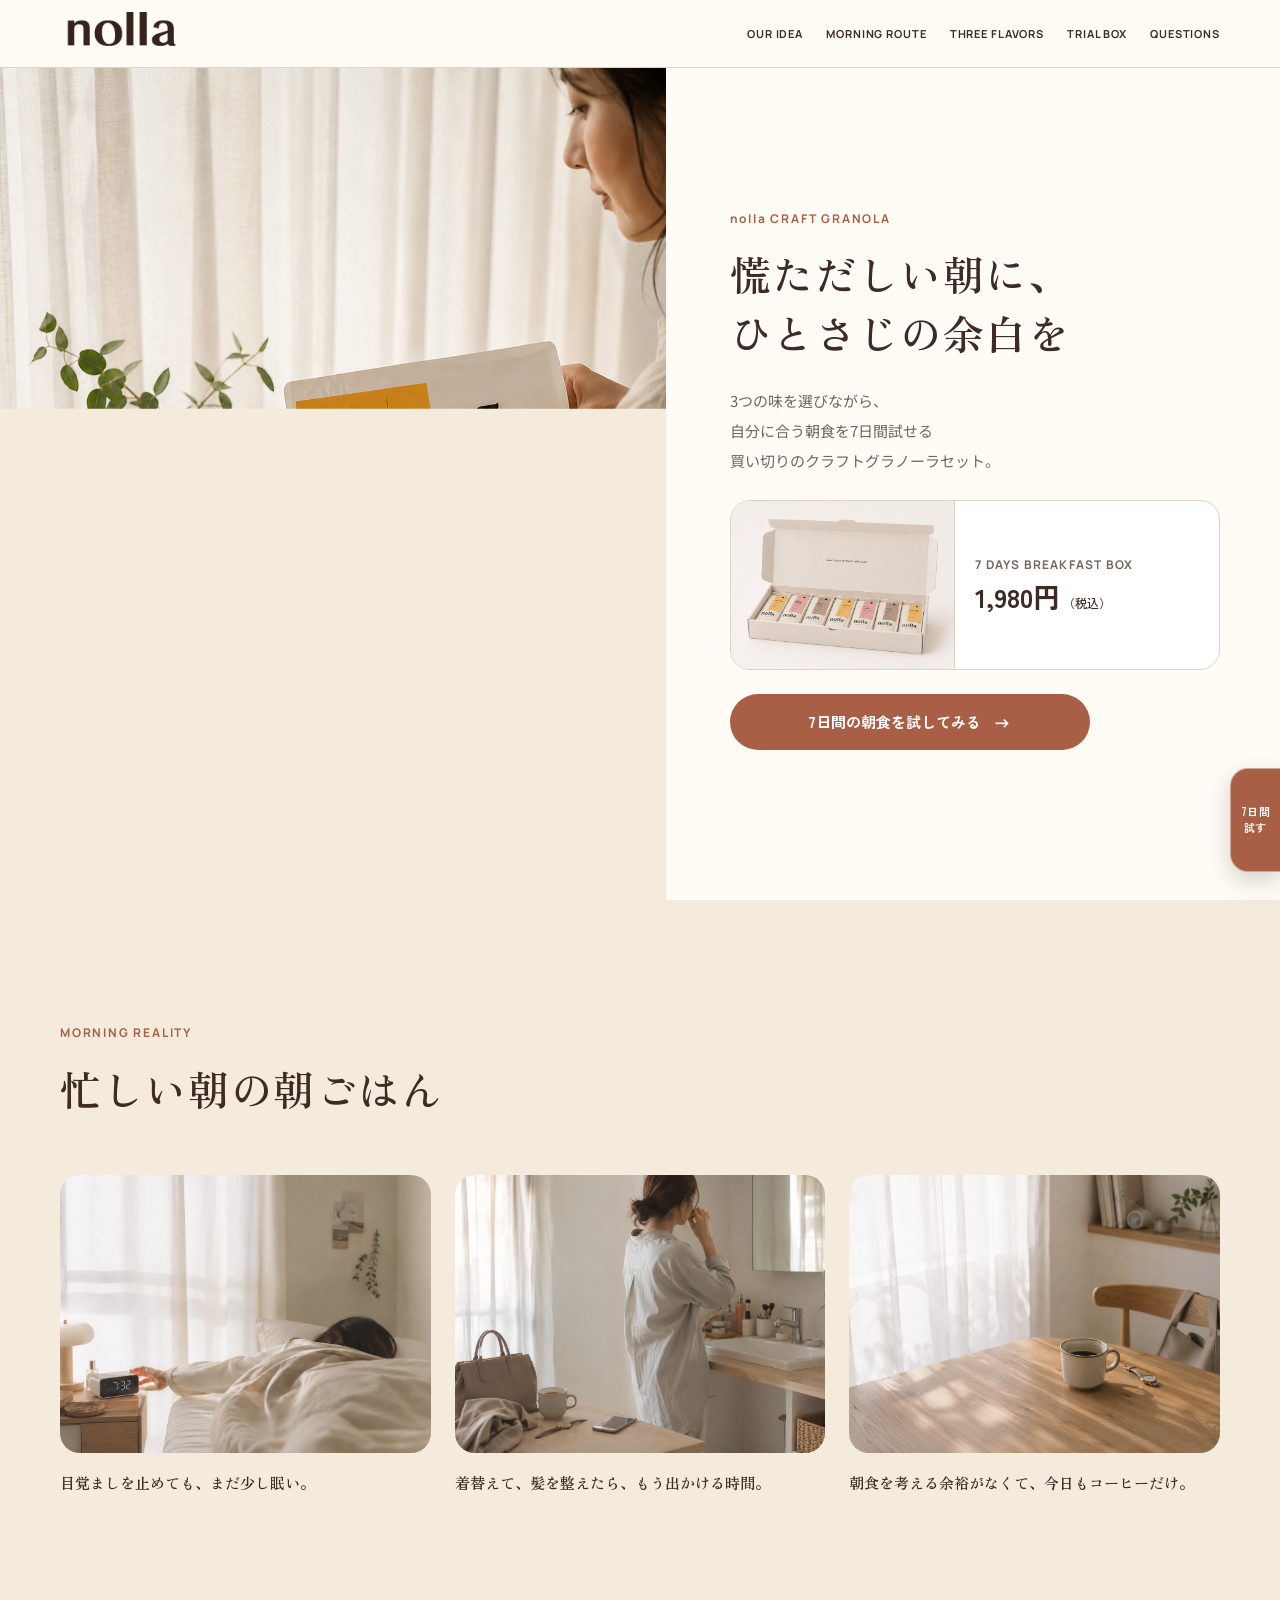
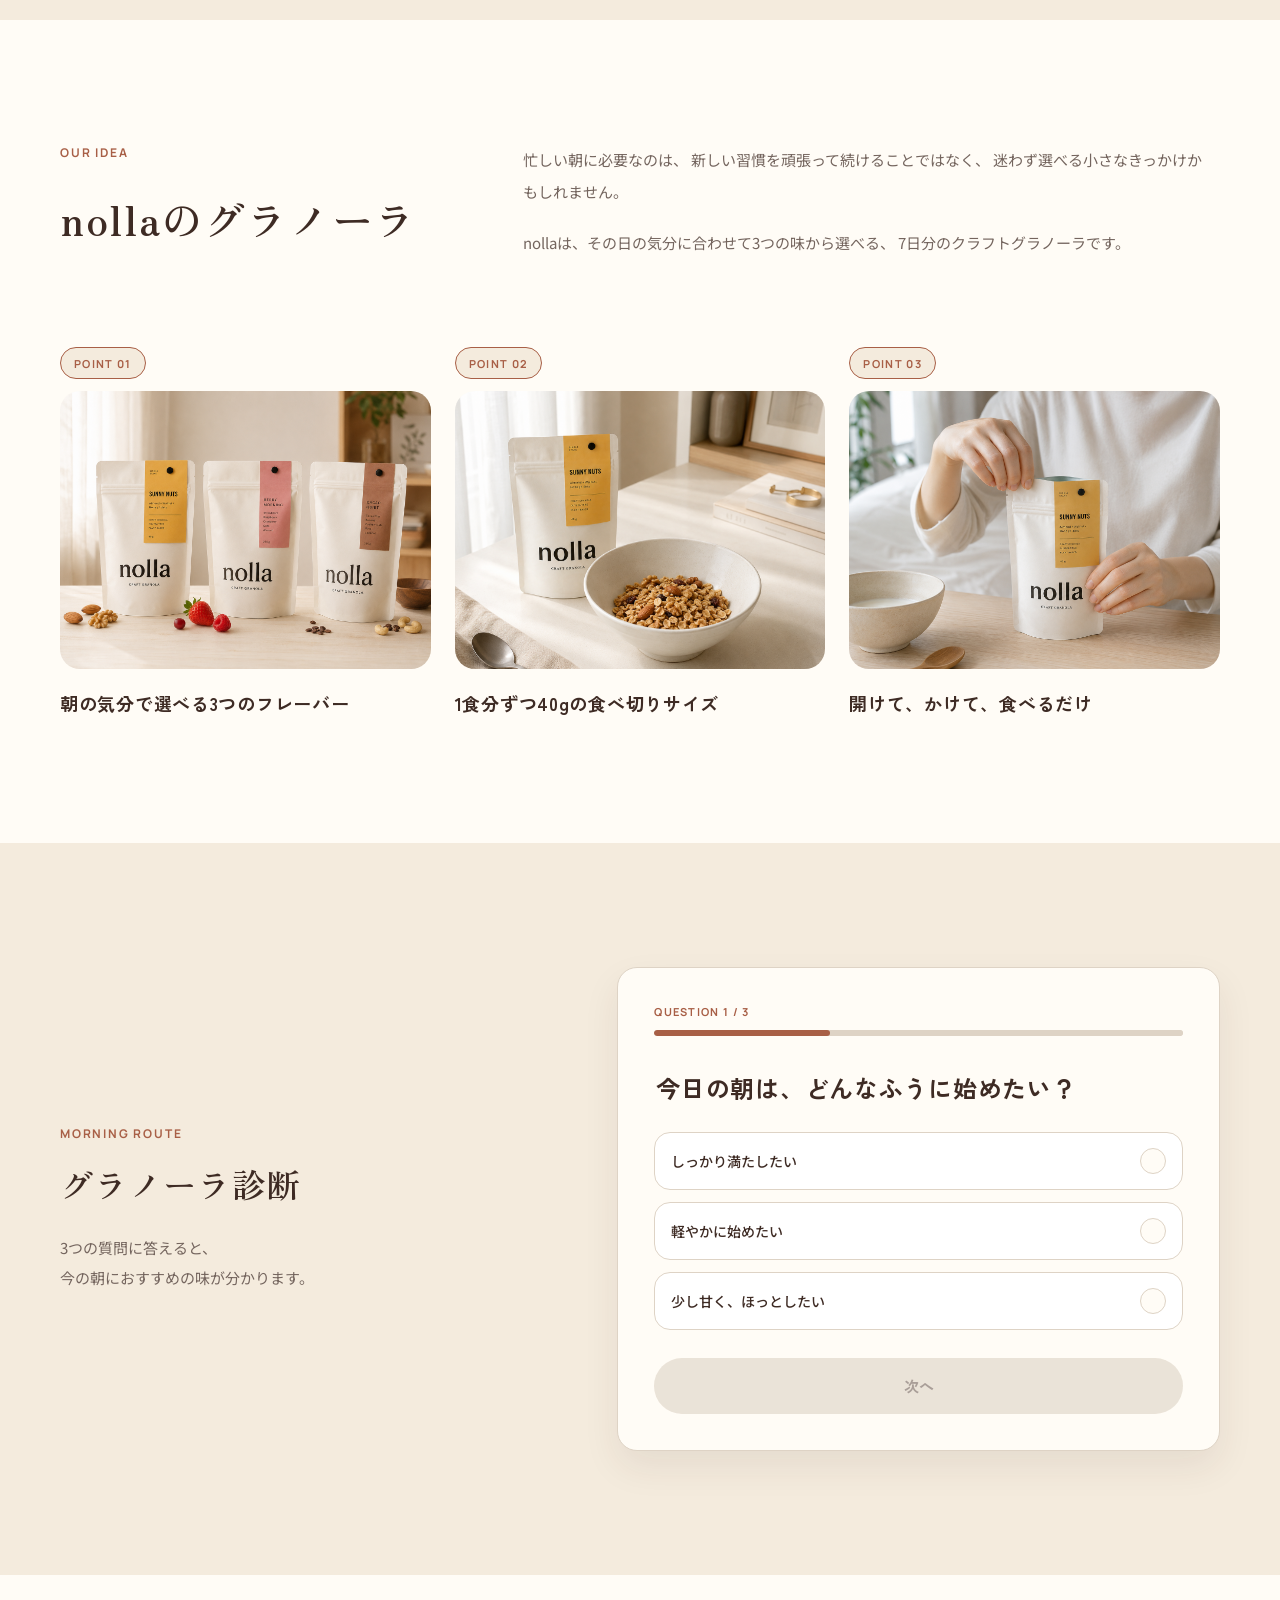
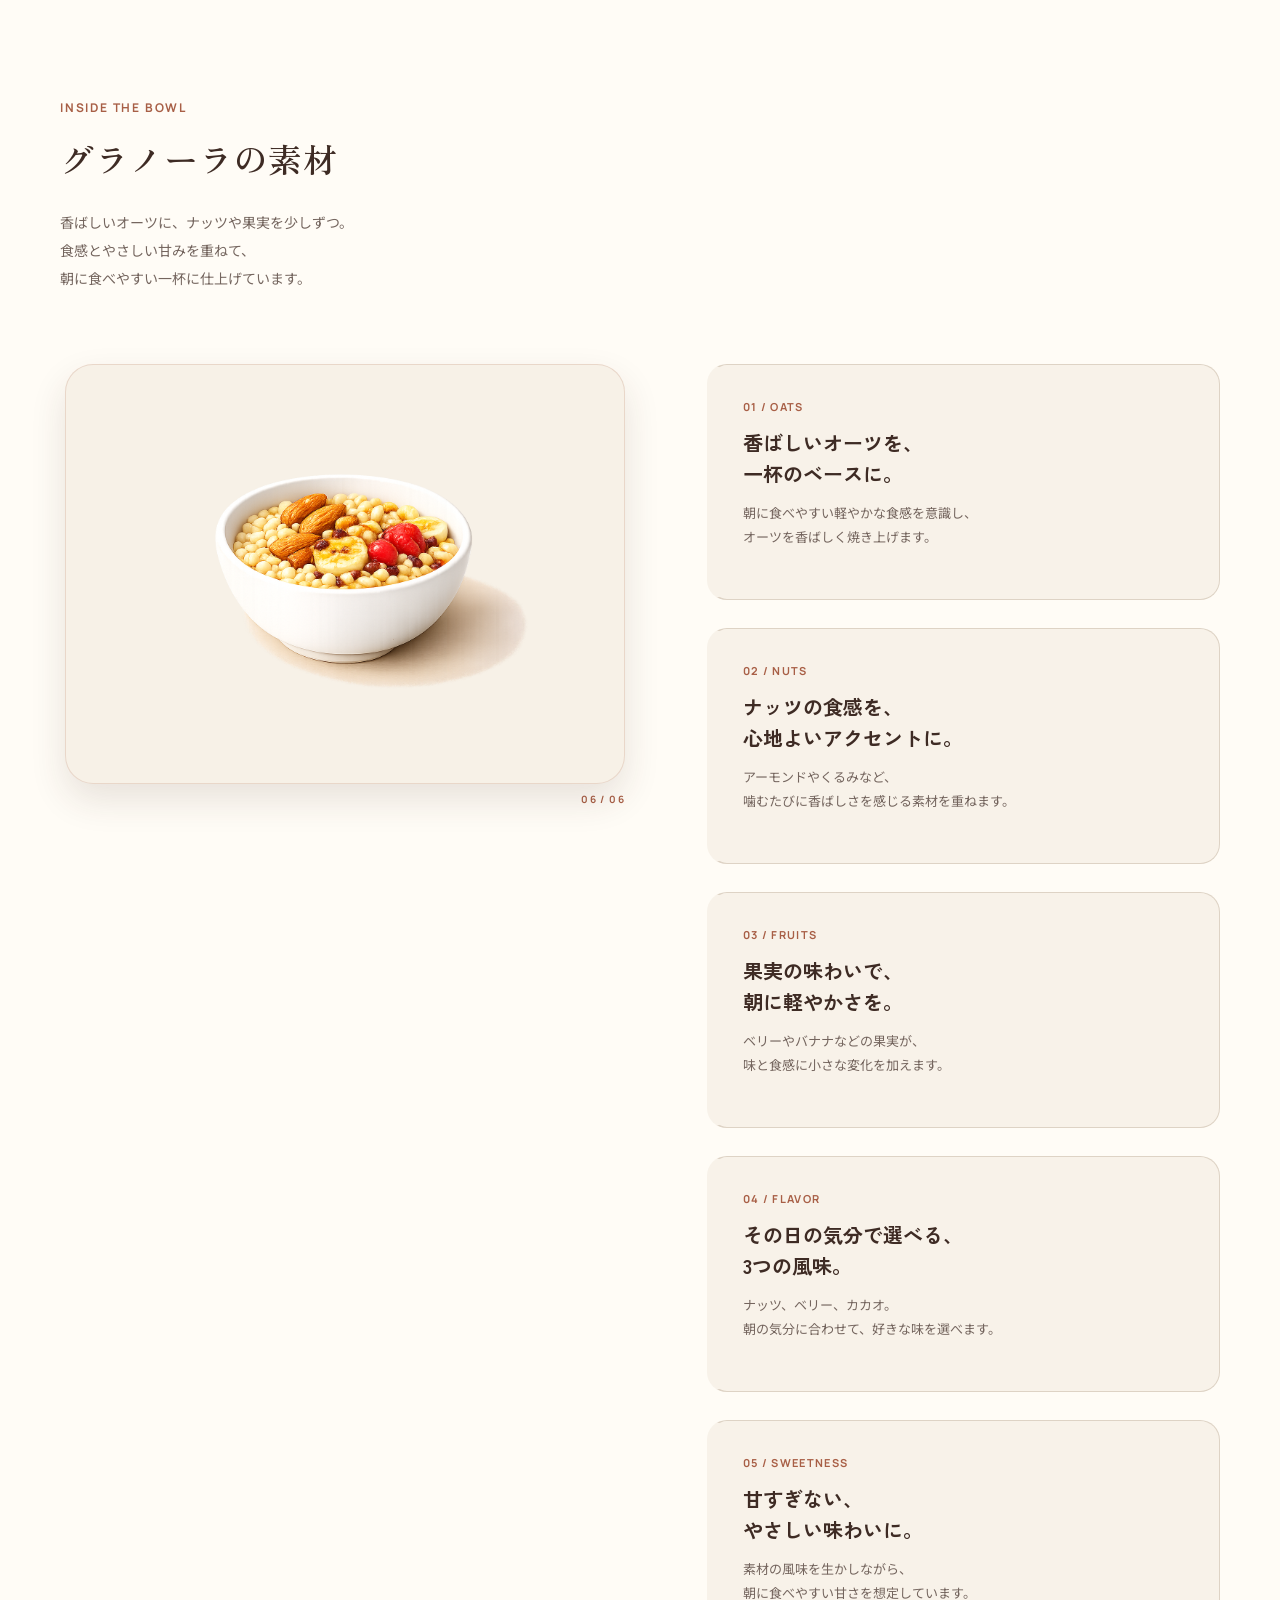
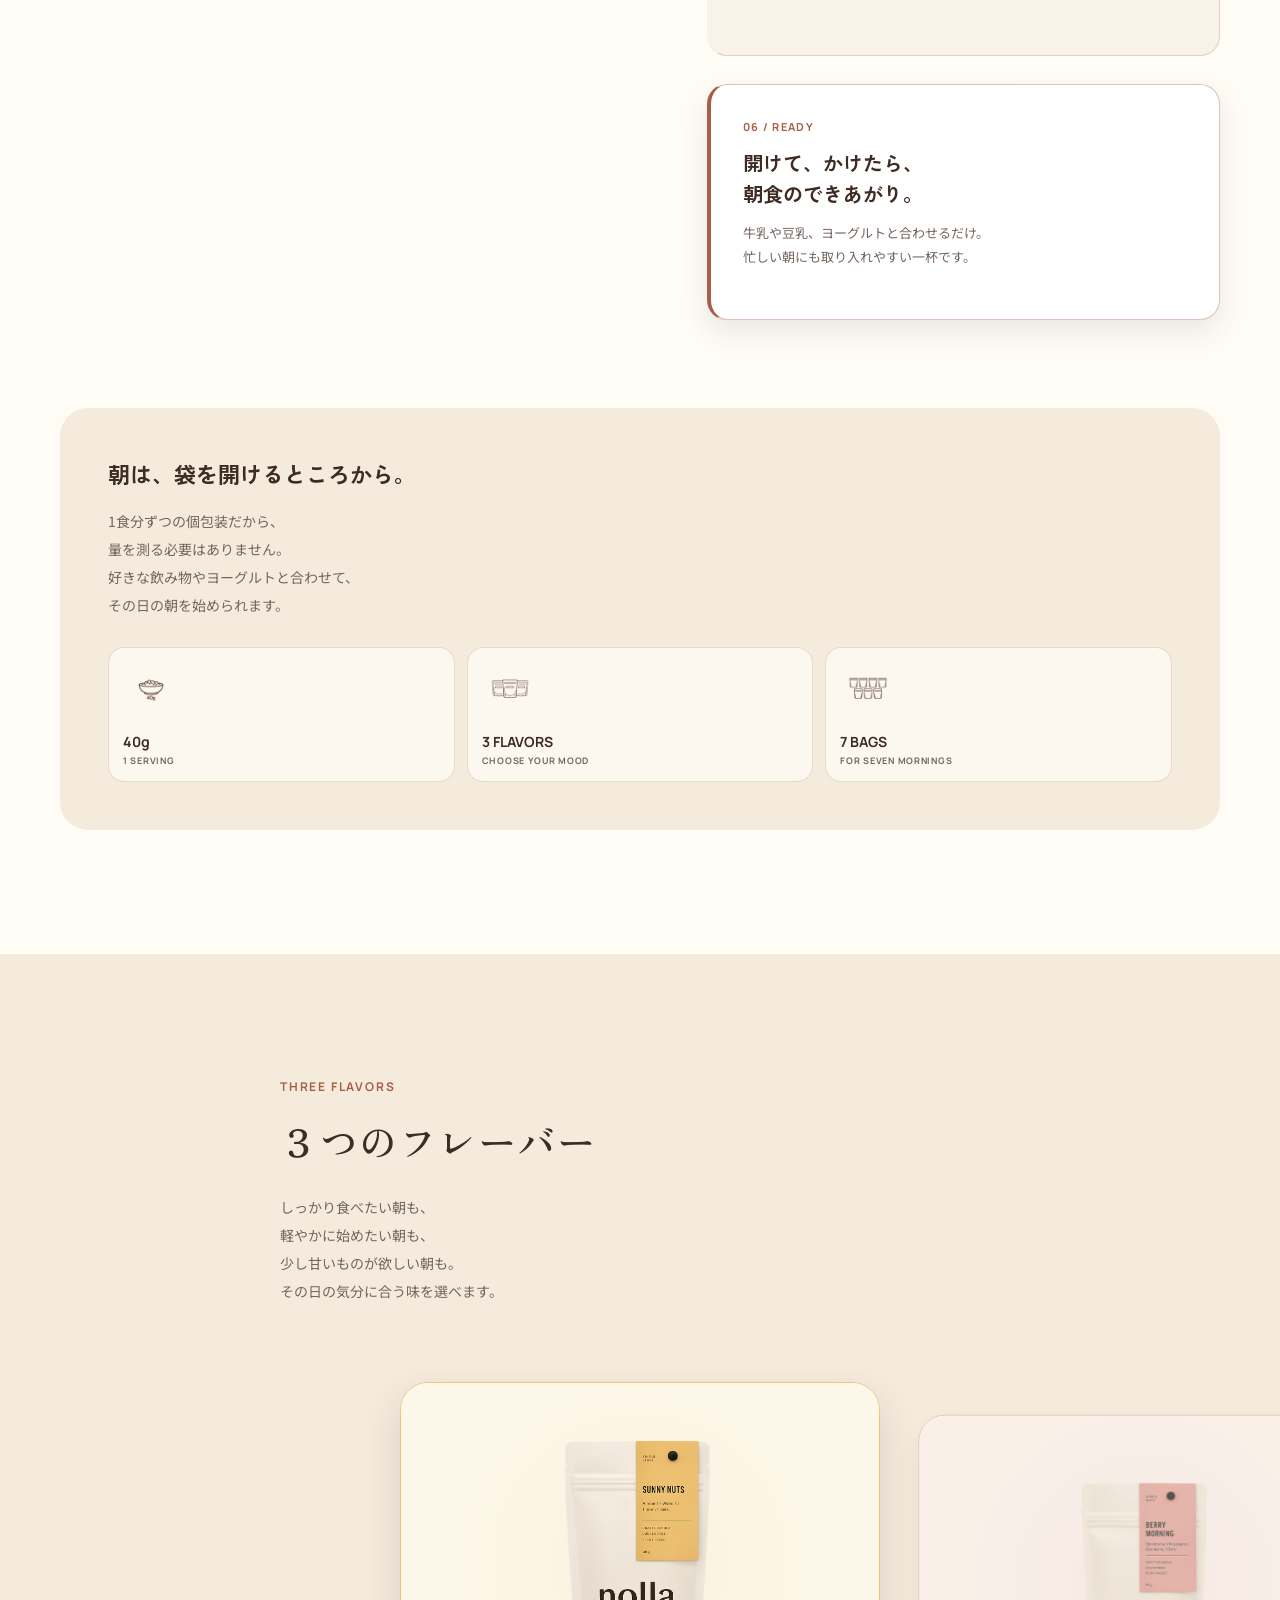
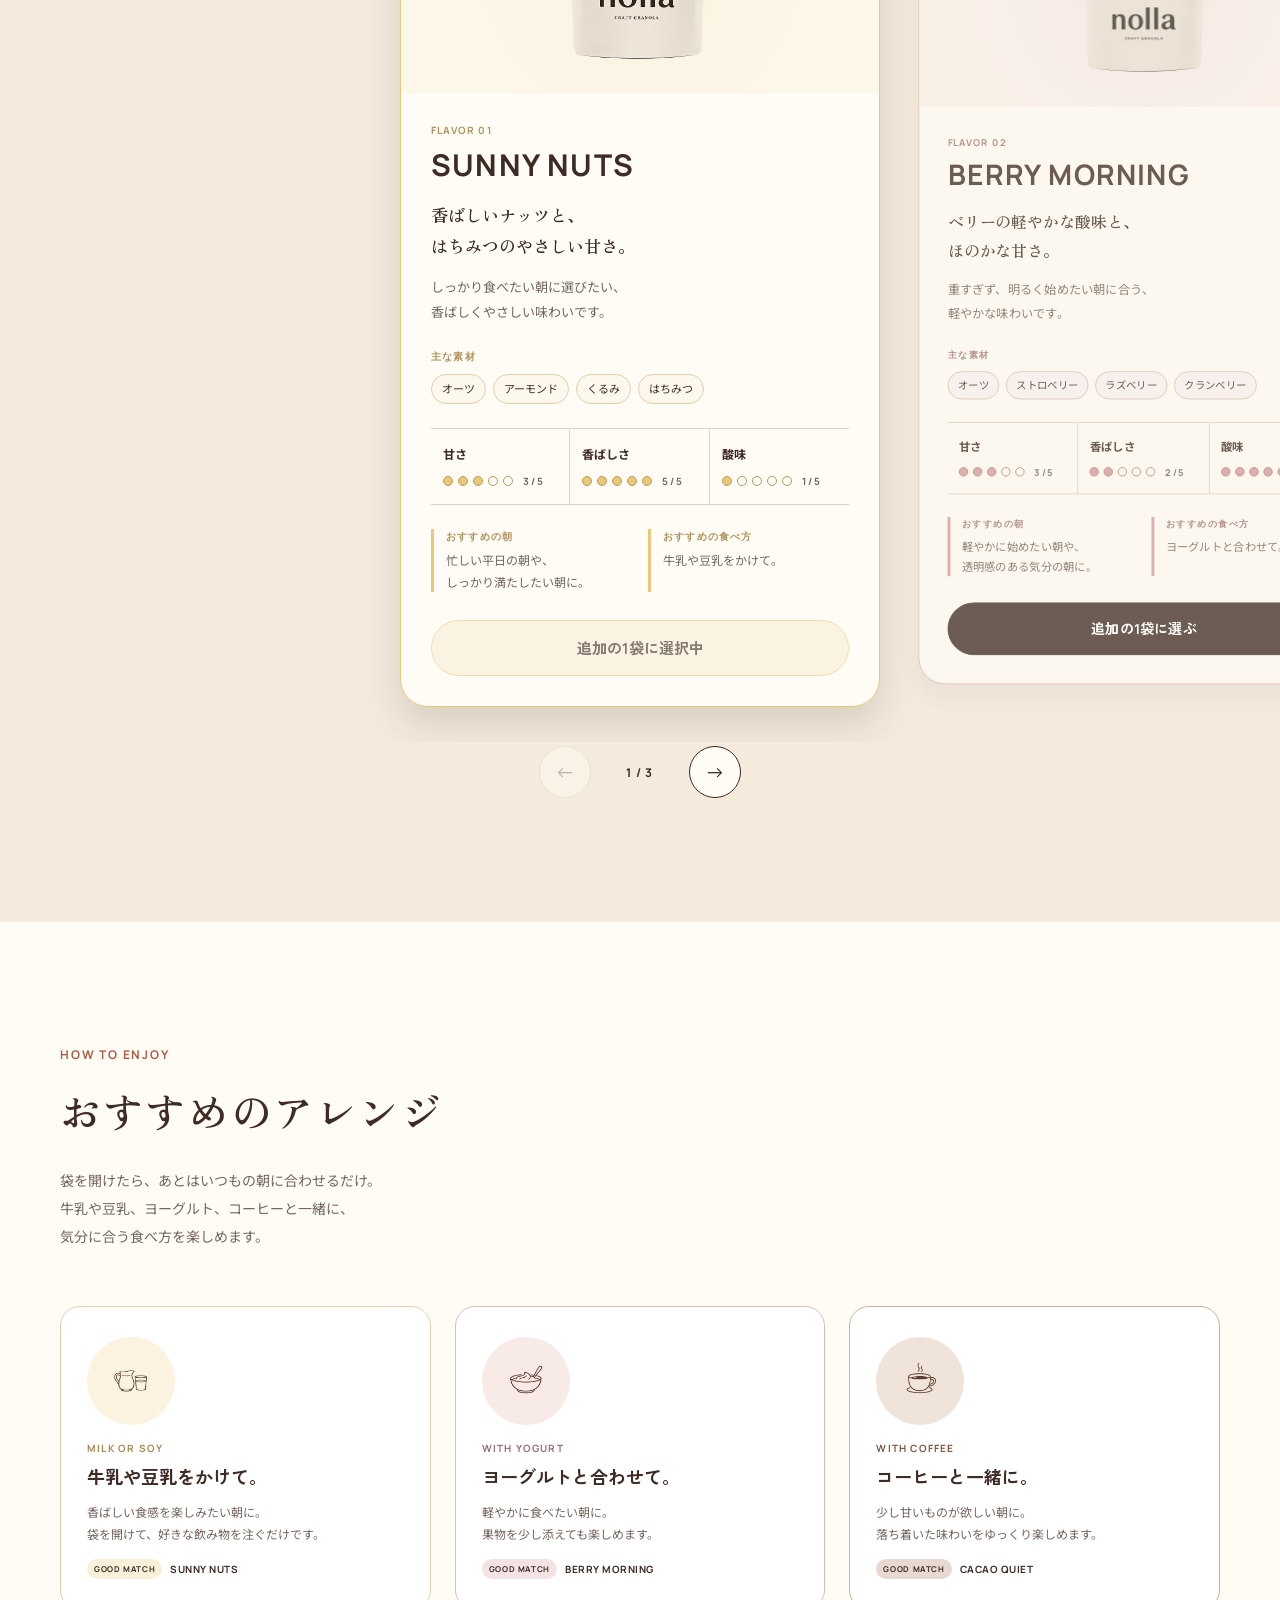
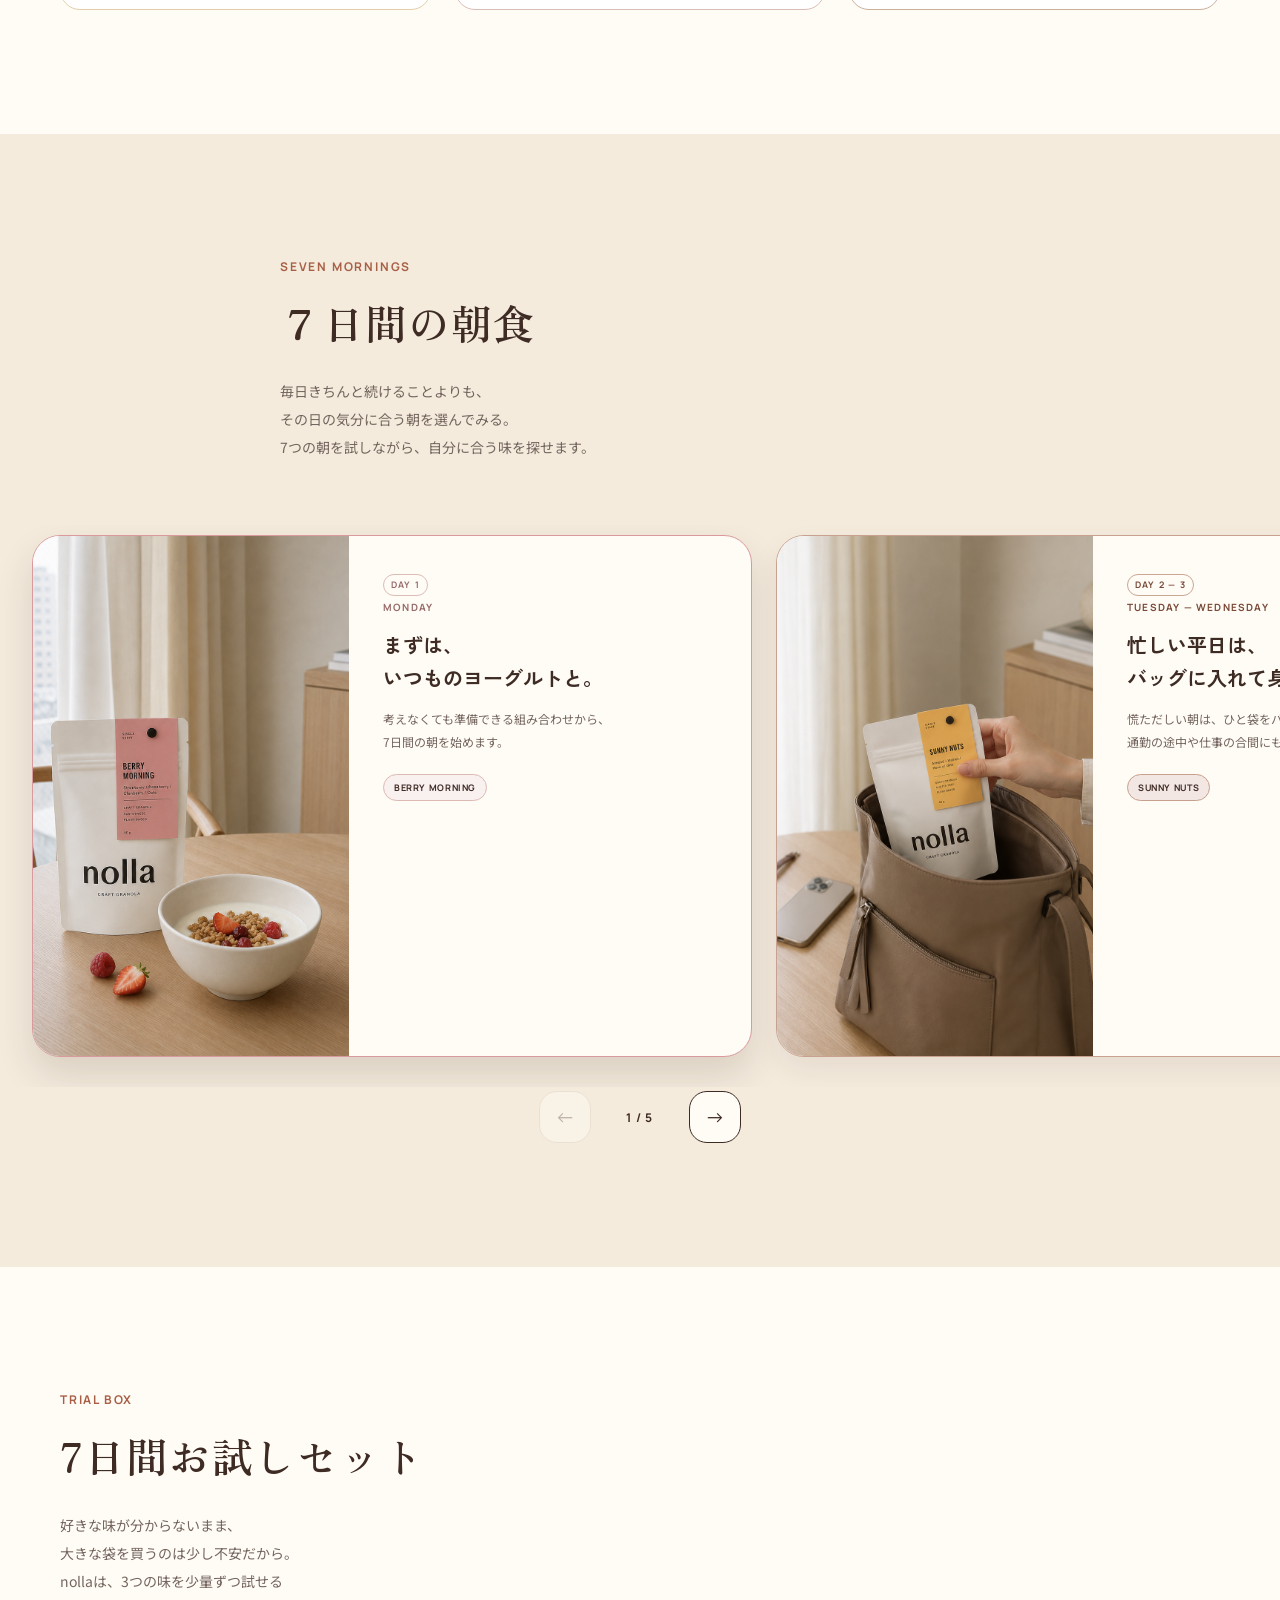
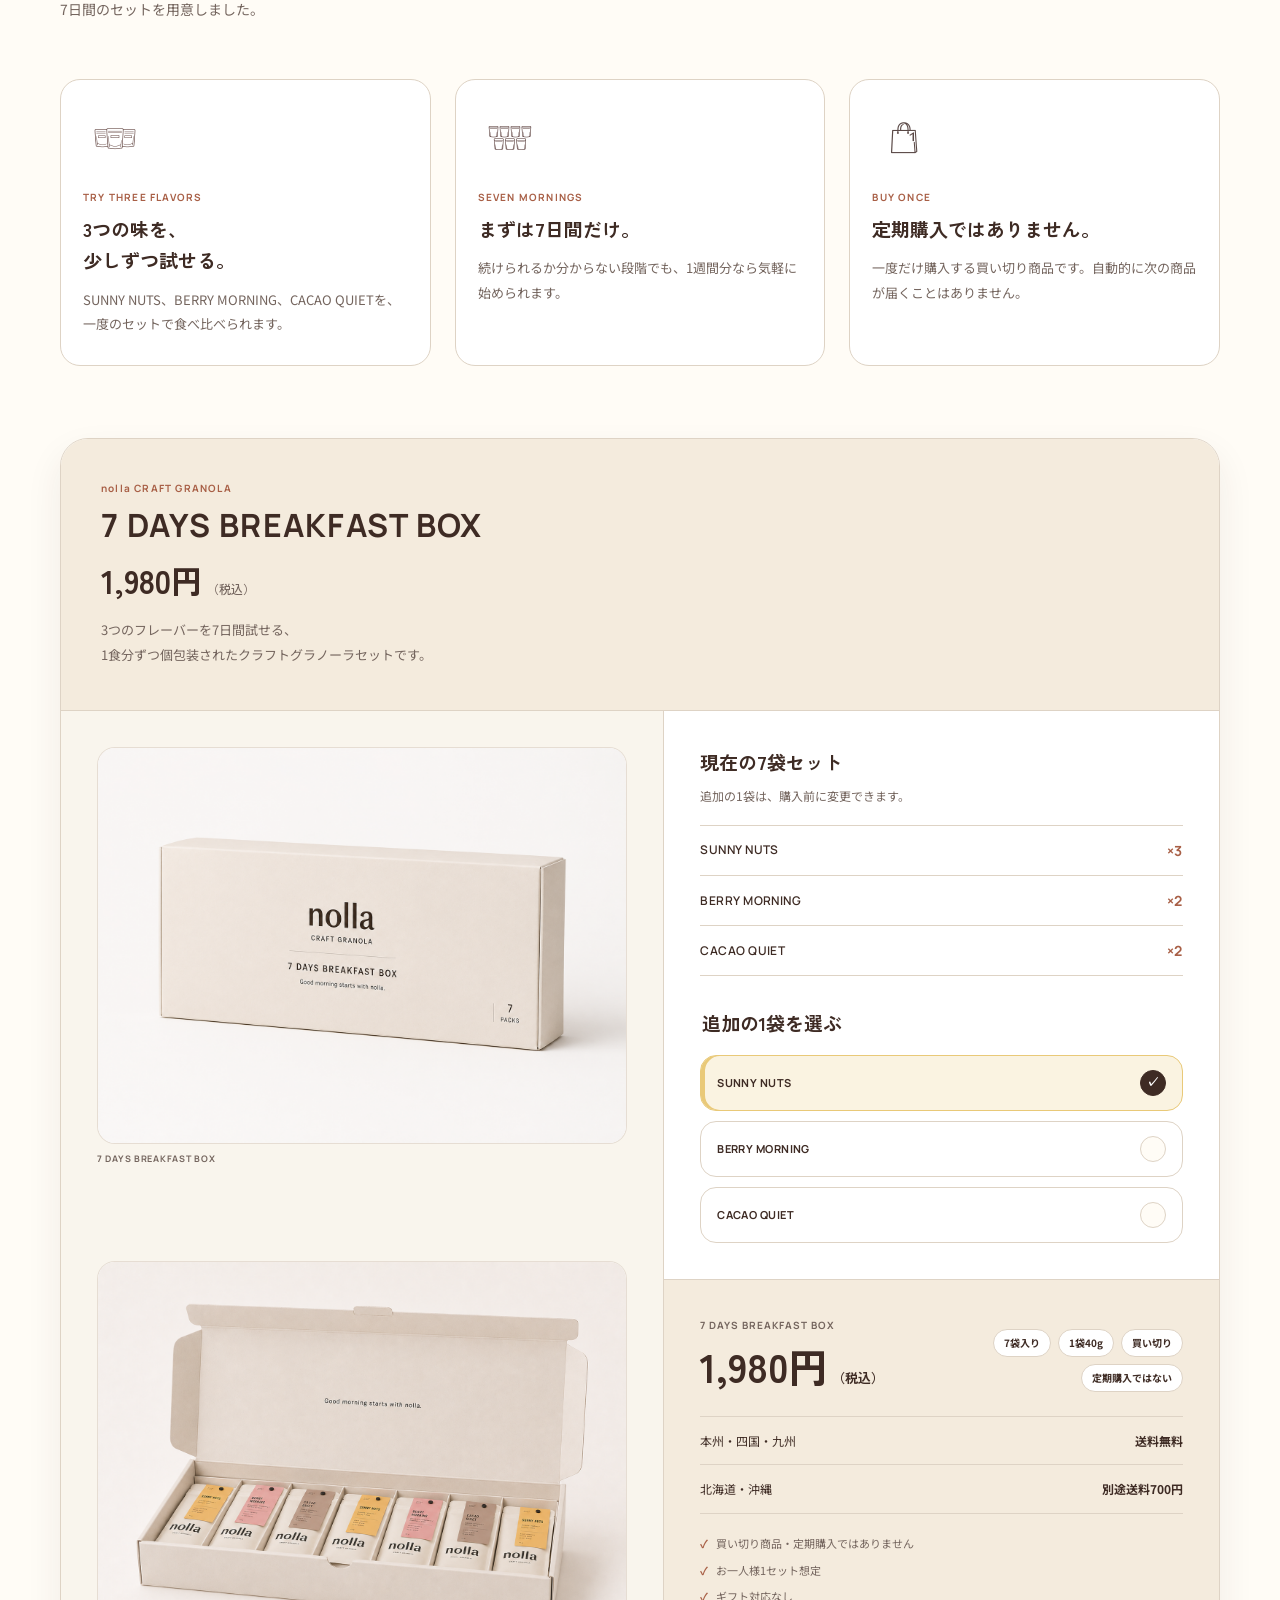
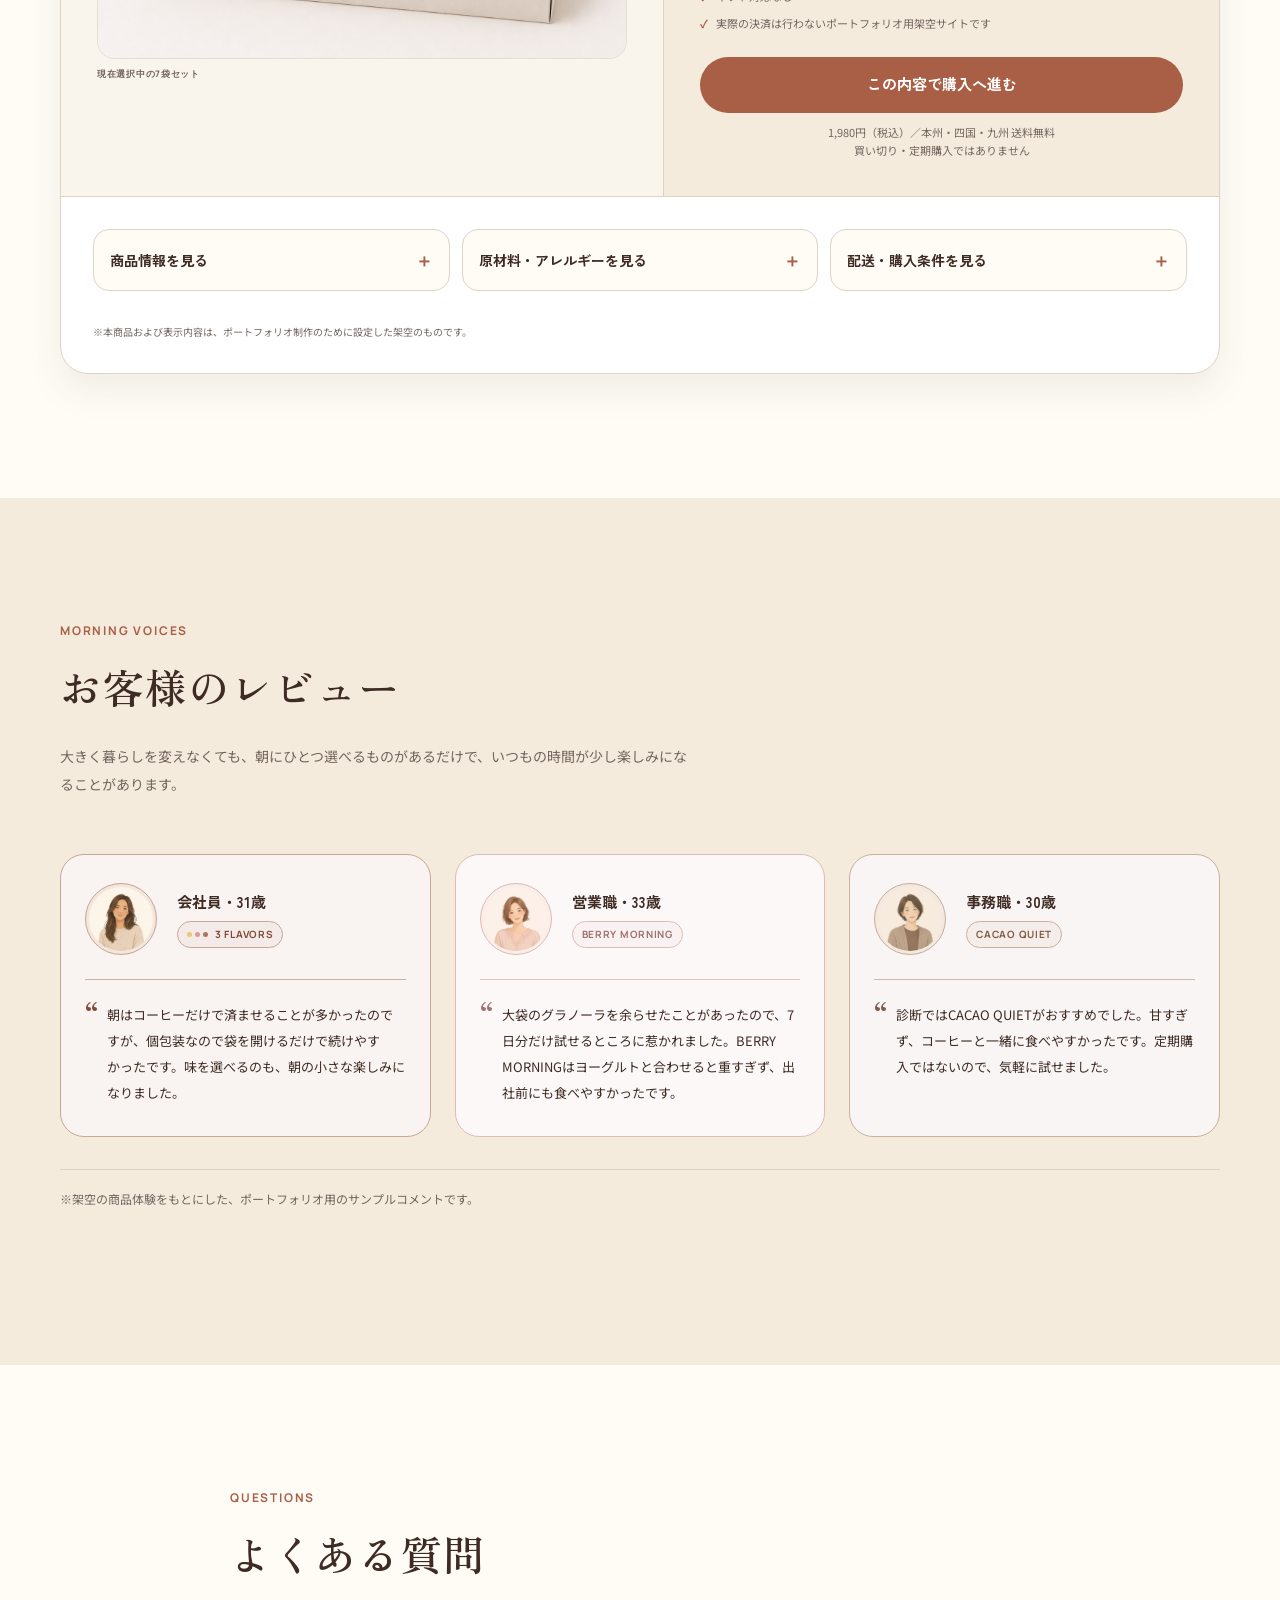
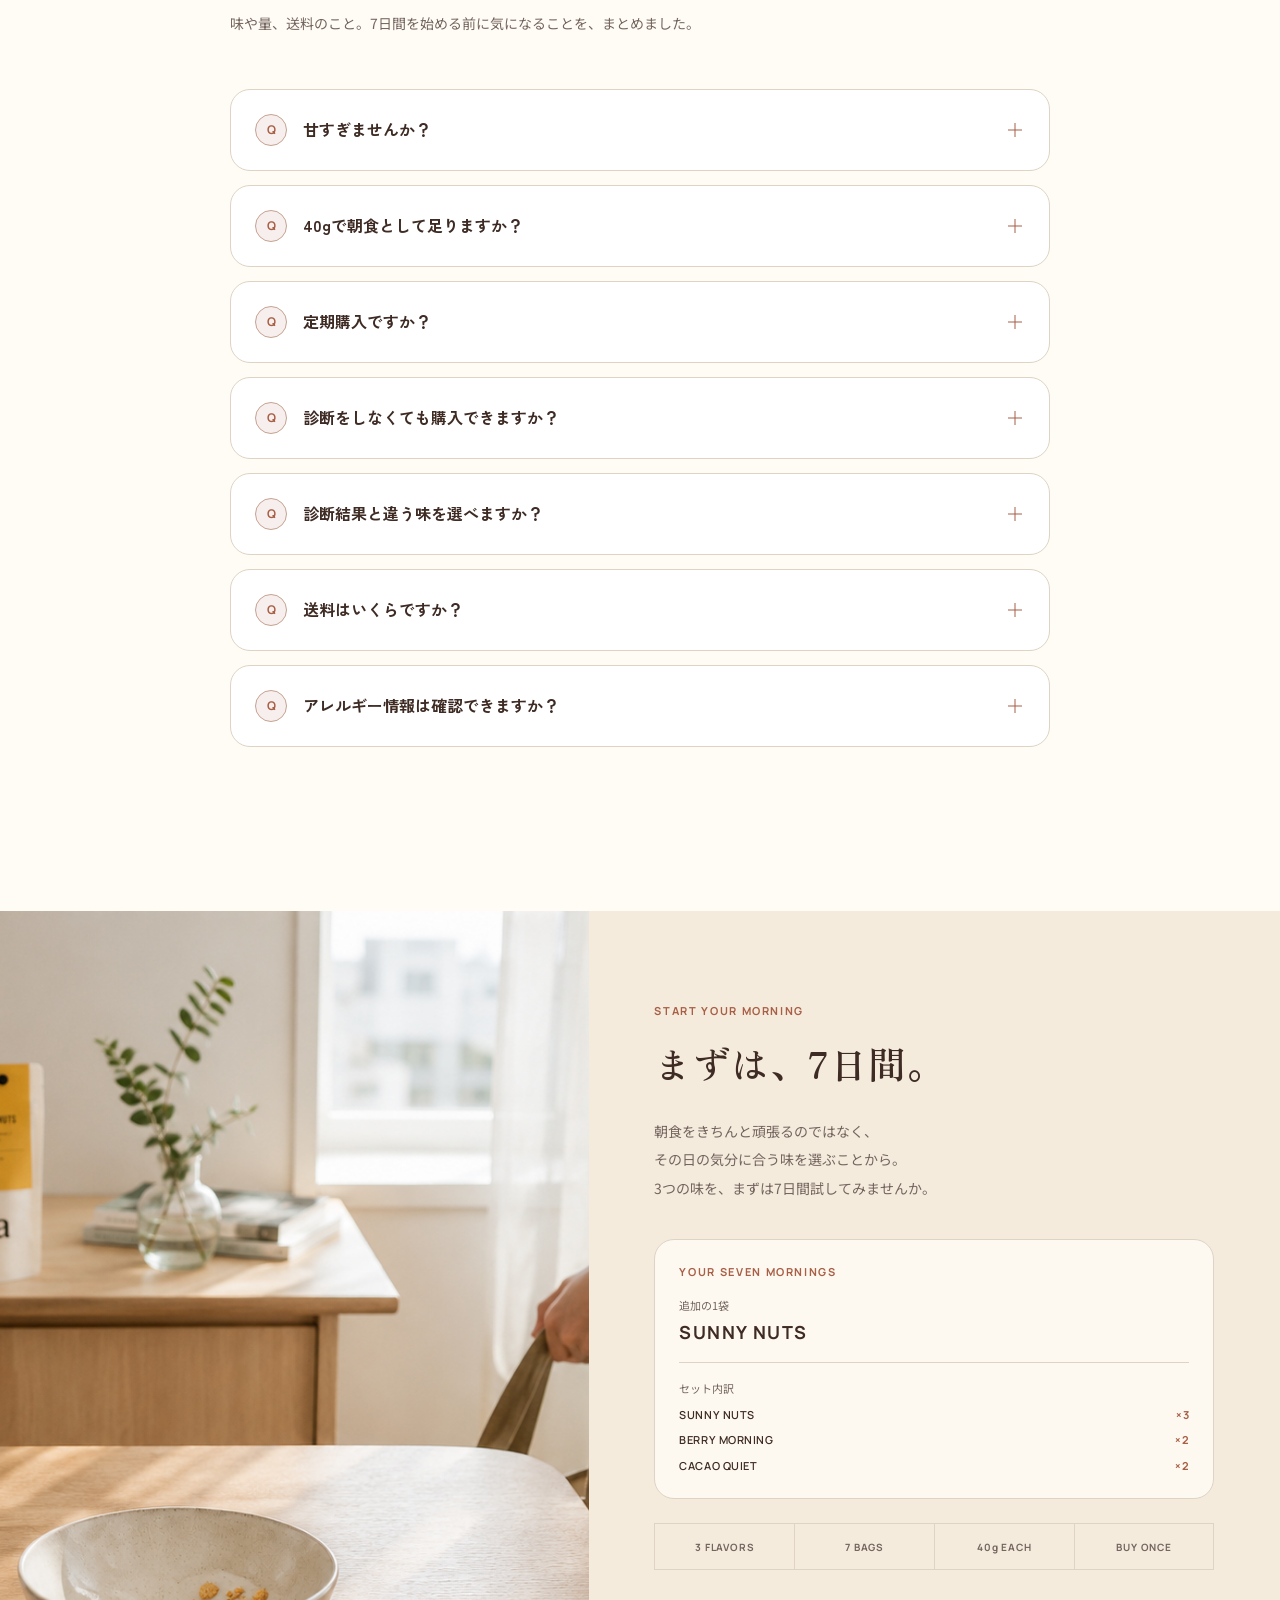
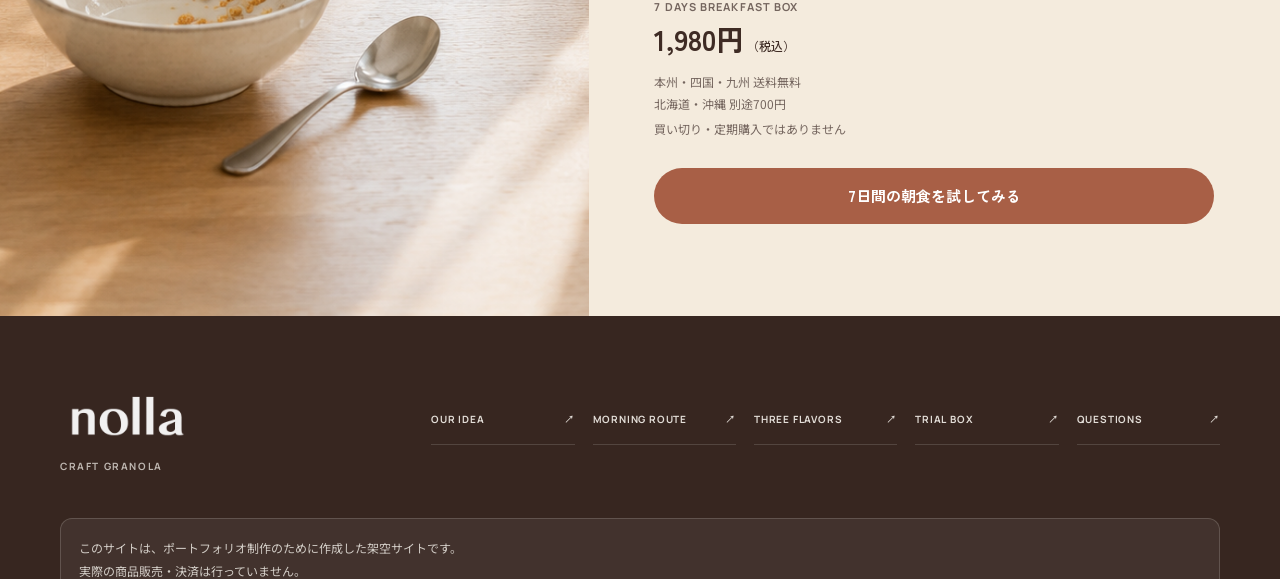
<file: 03_code/pages/index.html>
<!doctype html>
<html lang="ja">
  <head>
    <meta charset="UTF-8">
    <meta name="viewport" content="width=device-width, initial-scale=1.0">
    <meta
      name="description"
      content="忙しい朝の気分に合わせて3つの味を選べる、7日間のクラフトグラノーラセット「nolla」のポートフォリオ用架空LPです。"
    >
    <meta
      property="og:title"
      content="nolla CRAFT GRANOLA｜朝の気分で選ぶ7日間のグラノーラ"
    >
    <meta
      property="og:description"
      content="忙しい朝の気分に合わせて3つの味を選べる、7日間のクラフトグラノーラセット「nolla」のポートフォリオ用架空LPです。"
    >
    <meta property="og:type" content="website">
    <meta property="og:site_name" content="nolla CRAFT GRANOLA">
    <meta property="og:url" content="https://coconattsu0723.github.io/nolla-craft-granola/">
    <meta property="og:locale" content="ja_JP">
    <meta property="og:image" content="https://coconattsu0723.github.io/nolla-craft-granola/assets/02_assets/images/social/og-image.jpg">
    <meta property="og:image:type" content="image/jpeg">
    <meta property="og:image:width" content="1200">
    <meta property="og:image:height" content="630">
    <meta property="og:image:alt" content="器に注ぐnollaのクラフトグラノーラ">
    <meta name="twitter:card" content="summary_large_image">
    <meta name="twitter:image" content="https://coconattsu0723.github.io/nolla-craft-granola/assets/02_assets/images/social/og-image.jpg">
    <meta name="twitter:image:alt" content="器に注ぐnollaのクラフトグラノーラ">
    <title>nolla CRAFT GRANOLA｜朝の気分で選ぶ7日間のグラノーラ</title>
    <link rel="icon" href="../../docs/assets/02_assets/images/social/favicon.svg" type="image/svg+xml">
    <link rel="preconnect" href="https://fonts.googleapis.com">
    <link rel="preconnect" href="https://fonts.gstatic.com" crossorigin>
    <link
      href="https://fonts.googleapis.com/css2?family=Manrope:wght@500;600;700&family=Noto+Sans+JP:wght@400;500;700&family=Zen+Kaku+Gothic+New:wght@500;700&family=Zen+Old+Mincho:wght@600;700&display=swap"
      rel="stylesheet"
    >
    <link rel="stylesheet" href="../css/style.css">
  </head>

  <body>
    <a class="skip-link" href="#main-content">本文へ移動</a>

    <header class="site-header">
      <div class="site-header__inner">
        <a class="site-logo" href="#main-content" aria-label="nolla CRAFT GRANOLA トップ">
          <img
            class="site-logo__image"
            src="../../01_brand/logo/final/logo_nolla_primary_dark-brown.png"
            width="1536"
            height="1024"
            alt="nolla"
          >
        </a>

        <details class="sp-menu">
          <summary class="sp-menu__button">
            <span class="sp-menu__label">MENU</span>
            <span class="sp-menu__icon" aria-hidden="true">
              <span></span>
              <span></span>
            </span>
          </summary>

          <div class="sp-menu__panel">
            <nav aria-label="メインナビゲーション">
              <ul class="sp-menu__list">
                <li><a class="sp-menu__link" href="#our-idea">OUR IDEA</a></li>
                <li>
                  <a class="sp-menu__link" href="#morning-route">MORNING ROUTE</a>
                </li>
                <li>
                  <a class="sp-menu__link" href="#three-flavors">THREE FLAVORS</a>
                </li>
                <li>
                  <a class="sp-menu__link" href="#trial-box">TRIAL BOX</a>
                </li>
                <li>
                  <a class="sp-menu__link" href="#questions">QUESTIONS</a>
                </li>
              </ul>
            </nav>

            <p class="sp-menu__product-info">
              <span>7 DAYS BREAKFAST BOX</span>
              <span>40g × 7 BAGS</span>
              <span>1,980円（税込）</span>
            </p>
          </div>
        </details>

        <nav class="pc-nav" aria-label="PCメインナビゲーション">
          <ul class="pc-nav__list">
            <li><a class="pc-nav__link" href="#our-idea">OUR IDEA</a></li>
            <li><a class="pc-nav__link" href="#morning-route">MORNING ROUTE</a></li>
            <li><a class="pc-nav__link" href="#three-flavors">THREE FLAVORS</a></li>
            <li><a class="pc-nav__link" href="#trial-box">TRIAL BOX</a></li>
            <li><a class="pc-nav__link" href="#questions">QUESTIONS</a></li>
          </ul>
        </nav>
      </div>
    </header>

    <main id="main-content">
      <section class="hero" aria-labelledby="hero-title">
        <div class="hero__media">
          <picture class="hero__picture">
            <source
              media="(min-width: 1024px)"
              srcset="../../02_assets/images/hero/hero_granola-pouring_pc_4x3.png"
            >
            <img
              class="hero__image"
              src="../../02_assets/images/hero/hero_granola-pouring_sp_4x5.png"
              width="1122"
              height="1402"
              loading="eager"
              fetchpriority="high"
              alt="木のテーブルで器にクラフトグラノーラを注ぐ様子"
            >
          </picture>
        </div>

        <div class="container hero__content">
          <p class="hero__brand">nolla CRAFT GRANOLA</p>
          <h1 class="hero__title" id="hero-title">
            慌ただしい朝に、<br>
            ひとさじの余白を
          </h1>
          <p class="hero__description">
            3つの味を選びながら、<br>
            自分に合う朝食を7日間試せる<br>
            買い切りのクラフトグラノーラセット。
          </p>

          <article class="hero-product" aria-label="7日間セットの商品情報">
            <img
              class="hero-product__image"
              src="../../01_brand/package/box/trial-box_full-set_sunny-nuts.png"
              width="1448"
              height="1086"
              alt="SUNNY NUTSを1袋追加した、3種類7袋入りの7 DAYS BREAKFAST BOX"
            >
            <div class="hero-product__info">
              <p class="hero-product__name">7 DAYS BREAKFAST BOX</p>
              <p class="hero-product__price">1,980円<span>（税込）</span></p>
            </div>
          </article>

          <a class="button button--primary hero__cta" href="#trial-box">
            <span>7日間の朝食を試してみる</span>
            <span class="button__arrow" aria-hidden="true">→</span>
          </a>
        </div>
      </section>

      <section
        class="morning-reality section"
        id="morning-reality"
        aria-labelledby="morning-reality-title"
      >
        <div class="container">
          <p class="section-label">MORNING REALITY</p>
          <h2 class="section-title" id="morning-reality-title">
            忙しい朝の朝ごはん
          </h2>

          <div class="reality-list">
            <article class="reality-card">
              <img
                class="reality-card__image"
                src="../../02_assets/images/problem/problem_sleepy-morning.png"
                loading="lazy"
                width="1122"
                height="1402"
                alt="ベッドの中で目覚ましを止める、眠気が残る朝"
              >
              <p class="reality-card__text">目覚ましを止めても、まだ少し眠い。</p>
            </article>

            <article class="reality-card">
              <img
                class="reality-card__image"
                src="../../02_assets/images/problem/problem_getting-ready.png"
                loading="lazy"
                width="1536"
                height="1024"
                alt="鏡の前で身支度をする忙しい朝"
              >
              <p class="reality-card__text">着替えて、髪を整えたら、もう出かける時間。</p>
            </article>

            <article class="reality-card">
              <img
                class="reality-card__image"
                src="../../02_assets/images/problem/problem_coffee-only.png"
                loading="lazy"
                width="1448"
                height="1086"
                alt="朝食をとらず、コーヒーだけを手に出かける朝"
              >
              <p class="reality-card__text">
                朝食を考える余裕がなくて、今日もコーヒーだけ。
              </p>
            </article>
          </div>
        </div>
      </section>

      <section class="our-idea section" id="our-idea" aria-labelledby="our-idea-title">
        <div class="container">
          <div class="our-idea__message">
            <p class="section-label">OUR IDEA</p>
            <h2 class="section-title" id="our-idea-title">
              nollaのグラノーラ
            </h2>
            <div class="our-idea__copy">
              <p>
                忙しい朝に必要なのは、<br>
                新しい習慣を頑張って続けることではなく、<br>
                迷わず選べる小さなきっかけかもしれません。
              </p>
              <p>
                nollaは、その日の気分に合わせて3つの味から選べる、<br>
                7日分のクラフトグラノーラです。
              </p>
            </div>
          </div>

          <div class="feature-list" aria-label="nollaの3つの強み">
            <article class="feature-card">
              <p class="feature-card__number">POINT 01</p>
              <img
                class="feature-card__image"
                src="../../02_assets/images/features/feature_three-flavors.png"
                loading="lazy"
                width="1448"
                height="1086"
                alt="3種類のnollaクラフトグラノーラ"
              >
              <h3 class="feature-card__title">朝の気分で選べる3つのフレーバー</h3>
            </article>

            <article class="feature-card">
              <p class="feature-card__number">POINT 02</p>
              <img
                class="feature-card__image"
                src="../../02_assets/images/features/feature_40g-serving.png"
                loading="lazy"
                width="1254"
                height="1254"
                alt="1食分40gのクラフトグラノーラ"
              >
              <h3 class="feature-card__title">1食分ずつ40gの食べ切りサイズ</h3>
            </article>

            <article class="feature-card">
              <p class="feature-card__number">POINT 03</p>
              <img
                class="feature-card__image"
                src="../../02_assets/images/features/feature_open-pouch.png"
                loading="lazy"
                width="1448"
                height="1086"
                alt="グラノーラの袋を開けて器に注ぐ様子"
              >
              <h3 class="feature-card__title">開けて、かけて、食べるだけ</h3>
            </article>
          </div>
        </div>
      </section>

      <section
        class="morning-route section"
        id="morning-route"
        aria-labelledby="morning-route-title"
      >
        <div class="container">
          <div class="morning-route__heading">
            <p class="section-label">MORNING ROUTE</p>
            <h2 class="section-title" id="morning-route-title">
              グラノーラ診断
            </h2>
            <p class="morning-route__intro">
              3つの質問に答えると、<br>
              今の朝におすすめの味が分かります。
            </p>
          </div>

          <div class="diagnosis" data-diagnosis>
            <div class="diagnosis__progress">
              <p class="diagnosis__progress-text" data-question-progress aria-live="polite">
                QUESTION 1 / 3
              </p>
              <progress
                class="diagnosis__progress-bar"
                data-question-progress-bar
                max="3"
                value="1"
                aria-label="診断の進行状況"
              >
                1 / 3
              </progress>
            </div>

            <form class="diagnosis__form" data-diagnosis-form>
              <div class="diagnosis-step" data-question-step="0">
                <fieldset class="diagnosis-step__fieldset">
                  <legend class="diagnosis-step__question" tabindex="-1">
                    今日の朝は、どんなふうに始めたい？
                  </legend>
                  <div class="diagnosis-options">
                    <input
                      class="choice-input"
                      type="radio"
                      name="morning-start"
                      id="morning-start-sunny"
                      value="sunny-nuts"
                      data-answer-label="しっかり満たしたい"
                    >
                    <label
                      class="diagnosis-option flavor-sunny"
                      for="morning-start-sunny"
                    >
                      <span>しっかり満たしたい</span>
                      <span class="diagnosis-option__check" aria-hidden="true">✓</span>
                    </label>

                    <input
                      class="choice-input"
                      type="radio"
                      name="morning-start"
                      id="morning-start-berry"
                      value="berry-morning"
                      data-answer-label="軽やかに始めたい"
                    >
                    <label
                      class="diagnosis-option flavor-berry"
                      for="morning-start-berry"
                    >
                      <span>軽やかに始めたい</span>
                      <span class="diagnosis-option__check" aria-hidden="true">✓</span>
                    </label>

                    <input
                      class="choice-input"
                      type="radio"
                      name="morning-start"
                      id="morning-start-cacao"
                      value="cacao-quiet"
                      data-answer-label="少し甘く、ほっとしたい"
                    >
                    <label
                      class="diagnosis-option flavor-cacao"
                      for="morning-start-cacao"
                    >
                      <span>少し甘く、ほっとしたい</span>
                      <span class="diagnosis-option__check" aria-hidden="true">✓</span>
                    </label>
                  </div>
                </fieldset>
              </div>

              <div class="diagnosis-step" data-question-step="1" hidden>
                <fieldset class="diagnosis-step__fieldset">
                  <legend class="diagnosis-step__question" tabindex="-1">
                    つい選びたくなる味はどれ？
                  </legend>
                  <div class="diagnosis-options">
                    <input
                      class="choice-input"
                      type="radio"
                      name="preferred-flavor"
                      id="preferred-flavor-sunny"
                      value="sunny-nuts"
                      data-answer-label="香ばしいナッツとはちみつ"
                    >
                    <label
                      class="diagnosis-option flavor-sunny"
                      for="preferred-flavor-sunny"
                    >
                      <span>香ばしいナッツとはちみつ</span>
                      <span class="diagnosis-option__check" aria-hidden="true">✓</span>
                    </label>

                    <input
                      class="choice-input"
                      type="radio"
                      name="preferred-flavor"
                      id="preferred-flavor-berry"
                      value="berry-morning"
                      data-answer-label="甘酸っぱいベリー"
                    >
                    <label
                      class="diagnosis-option flavor-berry"
                      for="preferred-flavor-berry"
                    >
                      <span>甘酸っぱいベリー</span>
                      <span class="diagnosis-option__check" aria-hidden="true">✓</span>
                    </label>

                    <input
                      class="choice-input"
                      type="radio"
                      name="preferred-flavor"
                      id="preferred-flavor-cacao"
                      value="cacao-quiet"
                      data-answer-label="カカオとバナナのコク"
                    >
                    <label
                      class="diagnosis-option flavor-cacao"
                      for="preferred-flavor-cacao"
                    >
                      <span>カカオとバナナのコク</span>
                      <span class="diagnosis-option__check" aria-hidden="true">✓</span>
                    </label>
                  </div>
                </fieldset>
              </div>

              <div class="diagnosis-step" data-question-step="2" hidden>
                <fieldset class="diagnosis-step__fieldset">
                  <legend class="diagnosis-step__question" tabindex="-1">
                    いつもの朝に、何と合わせたい？
                  </legend>
                  <div class="diagnosis-options">
                    <input
                      class="choice-input"
                      type="radio"
                      name="pairing"
                      id="pairing-sunny"
                      value="sunny-nuts"
                      data-answer-label="牛乳や豆乳"
                    >
                    <label class="diagnosis-option flavor-sunny" for="pairing-sunny">
                      <span>牛乳や豆乳</span>
                      <span class="diagnosis-option__check" aria-hidden="true">✓</span>
                    </label>

                    <input
                      class="choice-input"
                      type="radio"
                      name="pairing"
                      id="pairing-berry"
                      value="berry-morning"
                      data-answer-label="ヨーグルト"
                    >
                    <label class="diagnosis-option flavor-berry" for="pairing-berry">
                      <span>ヨーグルト</span>
                      <span class="diagnosis-option__check" aria-hidden="true">✓</span>
                    </label>

                    <input
                      class="choice-input"
                      type="radio"
                      name="pairing"
                      id="pairing-cacao"
                      value="cacao-quiet"
                      data-answer-label="コーヒー"
                    >
                    <label class="diagnosis-option flavor-cacao" for="pairing-cacao">
                      <span>コーヒー</span>
                      <span class="diagnosis-option__check" aria-hidden="true">✓</span>
                    </label>
                  </div>
                </fieldset>
              </div>

              <div class="diagnosis-actions">
                <button
                  class="button button--secondary diagnosis-actions__back"
                  type="button"
                  data-diagnosis-back
                  hidden
                >
                  戻る
                </button>
                <button
                  class="button button--primary diagnosis-actions__next"
                  type="button"
                  data-diagnosis-next
                  disabled
                >
                  次へ
                </button>
              </div>
            </form>
          </div>
        </div>
      </section>

      <section
        class="your-flavor section"
        id="your-flavor"
        aria-labelledby="your-flavor-title"
        hidden
      >
        <div class="container">
          <p class="section-label">YOUR FLAVOR</p>
          <h2 class="section-title" id="your-flavor-title" tabindex="-1">
            あなたに合うフレーバー
          </h2>

          <div class="result-card">
            <div class="result-card__hero">
              <p class="result-card__eyebrow">YOUR MORNING FLAVOR</p>
              <h3 class="result-card__name" data-result-name></h3>
              <p class="result-card__description" data-result-description></p>
              <picture class="result-card__picture">
                <source
                  media="(min-width: 1024px)"
                  srcset="../../02_assets/images/flavor-key-visuals/pc/result_sunny-nuts_pc_4x3.png"
                  data-result-image-source
                >
                <img
                  class="result-card__image"
                  data-result-image
                  loading="lazy"
                  width="1086"
                  height="1448"
                  src="../../02_assets/images/flavor-key-visuals/sp/result_sunny-nuts_sp_3x4.png"
                  alt=""
                >
              </picture>
            </div>

            <section class="result-block" aria-labelledby="result-reason-title">
              <p class="result-block__label">WHY THIS FLAVOR</p>
              <h3 class="result-block__title" id="result-reason-title">おすすめの理由</h3>
              <p class="result-block__text" data-result-reason></p>
            </section>

            <section class="result-block" aria-labelledby="result-answers-title">
              <p class="result-block__label">YOUR ANSWERS</p>
              <h3 class="result-block__title" id="result-answers-title">
                あなたの回答
              </h3>
              <dl class="answer-review">
                <div class="answer-review__item">
                  <dt>今日の朝</dt>
                  <dd data-result-answer="0"></dd>
                </div>
                <div class="answer-review__item">
                  <dt>好きな味</dt>
                  <dd data-result-answer="1"></dd>
                </div>
                <div class="answer-review__item">
                  <dt>合わせたいもの</dt>
                  <dd data-result-answer="2"></dd>
                </div>
              </dl>
            </section>

            <section class="result-block" aria-labelledby="result-eating-title">
              <p class="result-block__label">HOW TO ENJOY</p>
              <h3 class="result-block__title" id="result-eating-title">
                おすすめの食べ方
              </h3>
              <div class="result-eating">
                <img
                  class="result-eating__icon"
                  data-result-eating-icon
                  loading="lazy"
                  width="1024"
                  height="1024"
                  src="../../02_assets/icons/how-to-eat/icon_milk-soymilk.png"
                  alt=""
                >
                <p class="result-eating__text" data-result-eating></p>
              </div>
            </section>

            <section class="trial-set" aria-labelledby="trial-set-title">
              <p class="result-block__label">7 DAYS BREAKFAST BOX</p>
              <h3 class="result-block__title" id="trial-set-title">7袋のセット内訳</h3>
              <img
                class="trial-set__image"
                data-set-image
                loading="lazy"
                width="1448"
                height="1086"
                src="../../01_brand/package/box/trial-box_full-set_sunny-nuts.png"
                alt=""
              >
              <ul class="set-breakdown" aria-label="7袋の内訳">
                <li>
                  <span>SUNNY NUTS</span>
                  <strong data-breakdown-flavor="sunny-nuts">×3</strong>
                </li>
                <li>
                  <span>BERRY MORNING</span>
                  <strong data-breakdown-flavor="berry-morning">×2</strong>
                </li>
                <li>
                  <span>CACAO QUIET</span>
                  <strong data-breakdown-flavor="cacao-quiet">×2</strong>
                </li>
              </ul>

              <fieldset class="extra-flavor">
                <legend class="extra-flavor__legend">追加の1袋</legend>
                <p class="extra-flavor__description">
                  追加する味は、購入前に変更できます。
                </p>
                <div class="extra-flavor__options">
                  <input
                    class="choice-input"
                    type="radio"
                    name="extra-flavor"
                    id="extra-flavor-sunny"
                    value="sunny-nuts"
                  >
                  <label class="extra-flavor__option flavor-sunny" for="extra-flavor-sunny">
                    <span>SUNNY NUTS</span>
                    <span class="extra-flavor__check" aria-hidden="true">✓</span>
                  </label>

                  <input
                    class="choice-input"
                    type="radio"
                    name="extra-flavor"
                    id="extra-flavor-berry"
                    value="berry-morning"
                  >
                  <label class="extra-flavor__option flavor-berry" for="extra-flavor-berry">
                    <span>BERRY MORNING</span>
                    <span class="extra-flavor__check" aria-hidden="true">✓</span>
                  </label>

                  <input
                    class="choice-input"
                    type="radio"
                    name="extra-flavor"
                    id="extra-flavor-cacao"
                    value="cacao-quiet"
                  >
                  <label class="extra-flavor__option flavor-cacao" for="extra-flavor-cacao">
                    <span>CACAO QUIET</span>
                    <span class="extra-flavor__check" aria-hidden="true">✓</span>
                  </label>
                </div>
              </fieldset>
            </section>

            <div class="result-actions">
              <a
                class="button button--primary result-order-button"
                href="#trial-box"
              >
                この組み合わせで7日間試す
              </a>

              <a
                class="button button--secondary result-flavor-guide-button"
                href="#three-flavors"
                data-flavor-guide
              >
                3つの味を見比べる
              </a>

              <button
                class="button button--text result-retry-button"
                type="button"
                data-diagnosis-retry
              >
                もう一度診断する
              </button>
            </div>
          </div>
        </div>
      </section>

      <section
        class="bowl-story section"
        id="inside-the-bowl"
        aria-labelledby="inside-the-bowl-title"
      >
        <div class="container">
          <header class="bowl-story__heading">
            <p class="section-label">INSIDE THE BOWL</p>
            <h2 class="section-title" id="inside-the-bowl-title">
              グラノーラの素材
            </h2>
            <p class="bowl-story__intro">
              香ばしいオーツに、ナッツや果実を少しずつ。<br>
              食感とやさしい甘みを重ねて、<br>
              朝に食べやすい一杯に仕上げています。
            </p>
          </header>

          <div class="bowl-story__experience">
            <div class="bowl-story__visual">
              <div class="bowl-story__image-frame">
                <img
                  class="bowl-story__image"
                  data-bowl-image
                  loading="lazy"
                  width="1024"
                  height="1024"
                  src="../../02_assets/images/morning-route/items/morning-route_bowl-empty.png"
                  alt="空の白いボウル"
                >
                <p class="visually-hidden" data-bowl-live aria-live="polite">
                  空の白いボウル
                </p>
              </div>
              <p class="bowl-story__stage" aria-hidden="true">
                <span data-bowl-stage>00</span> / 06
              </p>
            </div>

            <ol class="bowl-story__steps">
              <li
                class="bowl-step"
                data-bowl-step="1"
                data-bowl-image="../../02_assets/images/morning-route/bowl-steps/bowl_step-01_oats.png"
                data-bowl-alt="オーツが入ったボウル"
              >
                <p class="bowl-step__label">01 / OATS</p>
                <h3 class="bowl-step__title">
                  香ばしいオーツを、<br>
                  一杯のベースに。
                </h3>
                <p class="bowl-step__text">
                  朝に食べやすい軽やかな食感を意識し、<br>
                  オーツを香ばしく焼き上げます。
                </p>
              </li>

              <li
                class="bowl-step"
                data-bowl-step="2"
                data-bowl-image="../../02_assets/images/morning-route/bowl-steps/bowl_step-02_nuts.png"
                data-bowl-alt="オーツにナッツを重ねたボウル"
              >
                <p class="bowl-step__label">02 / NUTS</p>
                <h3 class="bowl-step__title">
                  ナッツの食感を、<br>
                  心地よいアクセントに。
                </h3>
                <p class="bowl-step__text">
                  アーモンドやくるみなど、<br>
                  噛むたびに香ばしさを感じる素材を重ねます。
                </p>
              </li>

              <li
                class="bowl-step"
                data-bowl-step="3"
                data-bowl-image="../../02_assets/images/morning-route/bowl-steps/bowl_step-03_fruits.png"
                data-bowl-alt="オーツとナッツに果実を重ねたボウル"
              >
                <p class="bowl-step__label">03 / FRUITS</p>
                <h3 class="bowl-step__title">
                  果実の味わいで、<br>
                  朝に軽やかさを。
                </h3>
                <p class="bowl-step__text">
                  ベリーやバナナなどの果実が、<br>
                  味と食感に小さな変化を加えます。
                </p>
              </li>

              <li
                class="bowl-step"
                data-bowl-step="4"
                data-bowl-image="../../02_assets/images/morning-route/bowl-steps/bowl_step-04_flavor.png"
                data-bowl-alt="香ばしい素材を重ねたグラノーラのボウル"
              >
                <p class="bowl-step__label">04 / FLAVOR</p>
                <h3 class="bowl-step__title">
                  その日の気分で選べる、<br>
                  3つの風味。
                </h3>
                <p class="bowl-step__text">
                  ナッツ、ベリー、カカオ。<br>
                  朝の気分に合わせて、好きな味を選べます。
                </p>
              </li>

              <li
                class="bowl-step"
                data-bowl-step="5"
                data-bowl-image="../../02_assets/images/morning-route/bowl-steps/bowl_step-05_sweetness.png"
                data-bowl-alt="やさしい甘みを加えたグラノーラのボウル"
              >
                <p class="bowl-step__label">05 / SWEETNESS</p>
                <h3 class="bowl-step__title">
                  甘すぎない、<br>
                  やさしい味わいに。
                </h3>
                <p class="bowl-step__text">
                  素材の風味を生かしながら、<br>
                  朝に食べやすい甘さを想定しています。
                </p>
              </li>

              <li
                class="bowl-step"
                data-bowl-step="6"
                data-bowl-image="../../02_assets/images/morning-route/bowl-steps/bowl_step-06_finished.png"
                data-bowl-alt="素材を重ねて完成したグラノーラのボウル"
              >
                <p class="bowl-step__label">06 / READY</p>
                <h3 class="bowl-step__title">
                  開けて、かけたら、<br>
                  朝食のできあがり。
                </h3>
                <p class="bowl-step__text">
                  牛乳や豆乳、ヨーグルトと合わせるだけ。<br>
                  忙しい朝にも取り入れやすい一杯です。
                </p>
              </li>
            </ol>
          </div>

          <section class="bowl-summary" aria-labelledby="bowl-summary-title">
            <h3 class="bowl-summary__title" id="bowl-summary-title">
              朝は、袋を開けるところから。
            </h3>
            <p class="bowl-summary__text">
              1食分ずつの個包装だから、<br>
              量を測る必要はありません。<br>
              好きな飲み物やヨーグルトと合わせて、<br>
              その日の朝を始められます。
            </p>
            <ul class="bowl-facts">
              <li>
                <img
                  src="../../02_assets/icons/product-info/icon_40g.png"
                  loading="lazy"
                  width="1024"
                  height="1024"
                  alt=""
                >
                <p>
                  <strong>40g</strong>
                  <span>1 SERVING</span>
                </p>
              </li>
              <li>
                <img
                  src="../../02_assets/icons/product-info/icon_3-flavors.png"
                  loading="lazy"
                  width="1024"
                  height="1024"
                  alt=""
                >
                <p>
                  <strong>3 FLAVORS</strong>
                  <span>CHOOSE YOUR MOOD</span>
                </p>
              </li>
              <li>
                <img
                  src="../../02_assets/icons/product-info/icon_7-bags.png"
                  loading="lazy"
                  width="1024"
                  height="1024"
                  alt=""
                >
                <p>
                  <strong>7 BAGS</strong>
                  <span>FOR SEVEN MORNINGS</span>
                </p>
              </li>
            </ul>
          </section>
        </div>
      </section>

      <section
        class="flavor-carousel section"
        id="three-flavors"
        aria-labelledby="three-flavors-title"
        data-flavor-carousel
      >
        <div class="flavor-carousel__inner">
          <header class="container flavor-carousel__heading">
            <p class="section-label">THREE FLAVORS</p>
            <h2 class="section-title" id="three-flavors-title">
              ３つのフレーバー
            </h2>
            <p class="flavor-carousel__intro">
              しっかり食べたい朝も、<br>
              軽やかに始めたい朝も、<br>
              少し甘いものが欲しい朝も。<br>
              その日の気分に合う味を選べます。
            </p>
          </header>

          <div
            class="flavor-carousel__viewport"
            role="region"
            aria-label="3つのフレーバー"
            tabindex="0"
            data-flavor-viewport
          >
            <div class="flavor-carousel__track">
              <article
                class="flavor-card flavor-card--sunny"
                data-flavor-card
                data-flavor="sunny-nuts"
              >
                <p class="flavor-card__badge" data-recommendation-badge hidden>
                  あなたへのおすすめ
                </p>
                <div class="flavor-card__image-frame">
                  <img
                    class="flavor-card__image"
                    src="../../01_brand/package/final/package_sunny-nuts_front.png"
                    loading="lazy"
                    width="1536"
                    height="1024"
                    alt="SUNNY NUTSの正面パッケージ"
                  >
                </div>
                <div class="flavor-card__body">
                  <p class="flavor-card__number">FLAVOR 01</p>
                  <h3 class="flavor-card__name">SUNNY NUTS</h3>
                  <p class="flavor-card__copy">
                    香ばしいナッツと、<br>
                    はちみつのやさしい甘さ。
                  </p>
                  <p class="flavor-card__description">
                    しっかり食べたい朝に選びたい、<br>
                    香ばしくやさしい味わいです。
                  </p>

                  <div class="flavor-card__ingredients">
                    <p class="flavor-card__subheading">主な素材</p>
                    <ul class="flavor-card__tags">
                      <li>オーツ</li>
                      <li>アーモンド</li>
                      <li>くるみ</li>
                      <li>はちみつ</li>
                    </ul>
                  </div>

                  <dl class="flavor-card__metrics">
                    <div class="flavor-metric" aria-label="甘さ 5段階中3">
                      <dt>甘さ</dt>
                      <dd>
                        <span class="flavor-metric__dots" aria-hidden="true">
                          <span class="is-filled"></span><span class="is-filled"></span
                          ><span class="is-filled"></span><span></span><span></span>
                        </span>
                        <span class="flavor-metric__value">3 / 5</span>
                      </dd>
                    </div>
                    <div class="flavor-metric" aria-label="香ばしさ 5段階中5">
                      <dt>香ばしさ</dt>
                      <dd>
                        <span class="flavor-metric__dots" aria-hidden="true">
                          <span class="is-filled"></span><span class="is-filled"></span
                          ><span class="is-filled"></span><span class="is-filled"></span
                          ><span class="is-filled"></span>
                        </span>
                        <span class="flavor-metric__value">5 / 5</span>
                      </dd>
                    </div>
                    <div class="flavor-metric" aria-label="酸味 5段階中1">
                      <dt>酸味</dt>
                      <dd>
                        <span class="flavor-metric__dots" aria-hidden="true">
                          <span class="is-filled"></span><span></span><span></span
                          ><span></span><span></span>
                        </span>
                        <span class="flavor-metric__value">1 / 5</span>
                      </dd>
                    </div>
                  </dl>

                  <div class="flavor-card__recommendations">
                    <div>
                      <p class="flavor-card__subheading">おすすめの朝</p>
                      <p>
                        忙しい平日の朝や、<br>
                        しっかり満たしたい朝に。
                      </p>
                    </div>
                    <div>
                      <p class="flavor-card__subheading">おすすめの食べ方</p>
                      <p>牛乳や豆乳をかけて。</p>
                    </div>
                  </div>

                  <button
                    class="button flavor-card__select-button"
                    type="button"
                    data-select-extra-flavor
                  >
                    追加の1袋に選ぶ
                  </button>
                </div>
              </article>

              <article
                class="flavor-card flavor-card--berry"
                data-flavor-card
                data-flavor="berry-morning"
              >
                <p class="flavor-card__badge" data-recommendation-badge hidden>
                  あなたへのおすすめ
                </p>
                <div class="flavor-card__image-frame">
                  <img
                    class="flavor-card__image"
                    src="../../01_brand/package/final/package_berry-morning_front.png"
                    loading="lazy"
                    width="1536"
                    height="1024"
                    alt="BERRY MORNINGの正面パッケージ"
                  >
                </div>
                <div class="flavor-card__body">
                  <p class="flavor-card__number">FLAVOR 02</p>
                  <h3 class="flavor-card__name">BERRY MORNING</h3>
                  <p class="flavor-card__copy">
                    ベリーの軽やかな酸味と、<br>
                    ほのかな甘さ。
                  </p>
                  <p class="flavor-card__description">
                    重すぎず、明るく始めたい朝に合う、<br>
                    軽やかな味わいです。
                  </p>

                  <div class="flavor-card__ingredients">
                    <p class="flavor-card__subheading">主な素材</p>
                    <ul class="flavor-card__tags">
                      <li>オーツ</li>
                      <li>ストロベリー</li>
                      <li>ラズベリー</li>
                      <li>クランベリー</li>
                    </ul>
                  </div>

                  <dl class="flavor-card__metrics">
                    <div class="flavor-metric" aria-label="甘さ 5段階中3">
                      <dt>甘さ</dt>
                      <dd>
                        <span class="flavor-metric__dots" aria-hidden="true">
                          <span class="is-filled"></span><span class="is-filled"></span
                          ><span class="is-filled"></span><span></span><span></span>
                        </span>
                        <span class="flavor-metric__value">3 / 5</span>
                      </dd>
                    </div>
                    <div class="flavor-metric" aria-label="香ばしさ 5段階中2">
                      <dt>香ばしさ</dt>
                      <dd>
                        <span class="flavor-metric__dots" aria-hidden="true">
                          <span class="is-filled"></span><span class="is-filled"></span
                          ><span></span><span></span><span></span>
                        </span>
                        <span class="flavor-metric__value">2 / 5</span>
                      </dd>
                    </div>
                    <div class="flavor-metric" aria-label="酸味 5段階中5">
                      <dt>酸味</dt>
                      <dd>
                        <span class="flavor-metric__dots" aria-hidden="true">
                          <span class="is-filled"></span><span class="is-filled"></span
                          ><span class="is-filled"></span><span class="is-filled"></span
                          ><span class="is-filled"></span>
                        </span>
                        <span class="flavor-metric__value">5 / 5</span>
                      </dd>
                    </div>
                  </dl>

                  <div class="flavor-card__recommendations">
                    <div>
                      <p class="flavor-card__subheading">おすすめの朝</p>
                      <p>
                        軽やかに始めたい朝や、<br>
                        透明感のある気分の朝に。
                      </p>
                    </div>
                    <div>
                      <p class="flavor-card__subheading">おすすめの食べ方</p>
                      <p>ヨーグルトと合わせて。</p>
                    </div>
                  </div>

                  <button
                    class="button flavor-card__select-button"
                    type="button"
                    data-select-extra-flavor
                  >
                    追加の1袋に選ぶ
                  </button>
                </div>
              </article>

              <article
                class="flavor-card flavor-card--cacao"
                data-flavor-card
                data-flavor="cacao-quiet"
              >
                <p class="flavor-card__badge" data-recommendation-badge hidden>
                  あなたへのおすすめ
                </p>
                <div class="flavor-card__image-frame">
                  <img
                    class="flavor-card__image"
                    src="../../01_brand/package/final/package_cacao-quiet_front.png"
                    loading="lazy"
                    width="1536"
                    height="1024"
                    alt="CACAO QUIETの正面パッケージ"
                  >
                </div>
                <div class="flavor-card__body">
                  <p class="flavor-card__number">FLAVOR 03</p>
                  <h3 class="flavor-card__name">CACAO QUIET</h3>
                  <p class="flavor-card__copy">
                    カカオの落ち着いたコクと、<br>
                    バナナの自然な甘さ。
                  </p>
                  <p class="flavor-card__description">
                    少し甘いものが欲しい朝に選びたい、<br>
                    静かで大人っぽい味わいです。
                  </p>

                  <div class="flavor-card__ingredients">
                    <p class="flavor-card__subheading">主な素材</p>
                    <ul class="flavor-card__tags">
                      <li>オーツ</li>
                      <li>カカオ</li>
                      <li>バナナ</li>
                      <li>カシューナッツ</li>
                    </ul>
                  </div>

                  <dl class="flavor-card__metrics">
                    <div class="flavor-metric" aria-label="甘さ 5段階中4">
                      <dt>甘さ</dt>
                      <dd>
                        <span class="flavor-metric__dots" aria-hidden="true">
                          <span class="is-filled"></span><span class="is-filled"></span
                          ><span class="is-filled"></span><span class="is-filled"></span
                          ><span></span>
                        </span>
                        <span class="flavor-metric__value">4 / 5</span>
                      </dd>
                    </div>
                    <div class="flavor-metric" aria-label="香ばしさ 5段階中4">
                      <dt>香ばしさ</dt>
                      <dd>
                        <span class="flavor-metric__dots" aria-hidden="true">
                          <span class="is-filled"></span><span class="is-filled"></span
                          ><span class="is-filled"></span><span class="is-filled"></span
                          ><span></span>
                        </span>
                        <span class="flavor-metric__value">4 / 5</span>
                      </dd>
                    </div>
                    <div class="flavor-metric" aria-label="酸味 5段階中1">
                      <dt>酸味</dt>
                      <dd>
                        <span class="flavor-metric__dots" aria-hidden="true">
                          <span class="is-filled"></span><span></span><span></span
                          ><span></span><span></span>
                        </span>
                        <span class="flavor-metric__value">1 / 5</span>
                      </dd>
                    </div>
                  </dl>

                  <div class="flavor-card__recommendations">
                    <div>
                      <p class="flavor-card__subheading">おすすめの朝</p>
                      <p>
                        ほっとひと息つきたい朝や、<br>
                        落ち着いて始めたい朝に。
                      </p>
                    </div>
                    <div>
                      <p class="flavor-card__subheading">おすすめの食べ方</p>
                      <p>コーヒーと一緒に。</p>
                    </div>
                  </div>

                  <button
                    class="button flavor-card__select-button"
                    type="button"
                    data-select-extra-flavor
                  >
                    追加の1袋に選ぶ
                  </button>
                </div>
              </article>
            </div>
          </div>

          <div class="container flavor-carousel__controls">
            <button
              class="flavor-carousel__control"
              type="button"
              aria-label="前のフレーバーを見る"
              data-flavor-previous
            >
              <span aria-hidden="true">←</span>
            </button>
            <p class="flavor-carousel__position" aria-live="polite">
              <span data-flavor-position>1</span> / 3
            </p>
            <button
              class="flavor-carousel__control"
              type="button"
              aria-label="次のフレーバーを見る"
              data-flavor-next
            >
              <span aria-hidden="true">→</span>
            </button>
          </div>
        </div>
      </section>

      <section
        class="how-to-enjoy section"
        id="how-to-eat"
        aria-labelledby="how-to-eat-title"
      >
        <div class="container">
          <header class="how-to-enjoy__heading">
            <p class="section-label">HOW TO ENJOY</p>
            <h2 class="section-title" id="how-to-eat-title">
              おすすめのアレンジ
            </h2>
            <p class="how-to-enjoy__intro">
              袋を開けたら、あとはいつもの朝に合わせるだけ。<br>
              牛乳や豆乳、ヨーグルト、コーヒーと一緒に、<br>
              気分に合う食べ方を楽しめます。
            </p>
          </header>

          <div class="enjoy-list">
            <article class="enjoy-card enjoy-card--sunny">
              <div class="enjoy-card__icon">
                <img
                  src="../../02_assets/icons/how-to-eat/icon_milk-soymilk.png"
                  loading="lazy"
                  width="1024"
                  height="1024"
                  alt=""
                >
              </div>
              <div class="enjoy-card__content">
                <p class="enjoy-card__label">MILK OR SOY</p>
                <h3 class="enjoy-card__title">牛乳や豆乳をかけて。</h3>
                <p class="enjoy-card__text">
                  香ばしい食感を楽しみたい朝に。<br>
                  袋を開けて、好きな飲み物を注ぐだけです。
                </p>
                <p class="enjoy-card__flavor">
                  <span>GOOD MATCH</span>
                  SUNNY NUTS
                </p>
              </div>
            </article>

            <article class="enjoy-card enjoy-card--berry">
              <div class="enjoy-card__icon">
                <img
                  src="../../02_assets/icons/how-to-eat/icon_yogurt.png"
                  loading="lazy"
                  width="1024"
                  height="1024"
                  alt=""
                >
              </div>
              <div class="enjoy-card__content">
                <p class="enjoy-card__label">WITH YOGURT</p>
                <h3 class="enjoy-card__title">ヨーグルトと合わせて。</h3>
                <p class="enjoy-card__text">
                  軽やかに食べたい朝に。<br>
                  果物を少し添えても楽しめます。
                </p>
                <p class="enjoy-card__flavor">
                  <span>GOOD MATCH</span>
                  BERRY MORNING
                </p>
              </div>
            </article>

            <article class="enjoy-card enjoy-card--cacao">
              <div class="enjoy-card__icon">
                <img
                  src="../../02_assets/icons/how-to-eat/icon_coffee.png"
                  loading="lazy"
                  width="1024"
                  height="1024"
                  alt=""
                >
              </div>
              <div class="enjoy-card__content">
                <p class="enjoy-card__label">WITH COFFEE</p>
                <h3 class="enjoy-card__title">コーヒーと一緒に。</h3>
                <p class="enjoy-card__text">
                  少し甘いものが欲しい朝に。<br>
                  落ち着いた味わいをゆっくり楽しめます。
                </p>
                <p class="enjoy-card__flavor">
                  <span>GOOD MATCH</span>
                  CACAO QUIET
                </p>
              </div>
            </article>
          </div>
        </div>
      </section>

      <section
        class="seven-mornings section"
        id="seven-mornings"
        aria-labelledby="seven-mornings-title"
        data-seven-mornings
      >
        <div class="seven-mornings__inner">
          <header class="container seven-mornings__heading">
            <p class="section-label">SEVEN MORNINGS</p>
            <h2 class="section-title" id="seven-mornings-title">
              ７日間の朝食
            </h2>
            <p class="seven-mornings__intro">
              毎日きちんと続けることよりも、<br>
              その日の気分に合う朝を選んでみる。<br>
              7つの朝を試しながら、自分に合う味を探せます。
            </p>
          </header>

          <div
            class="seven-mornings__viewport"
            role="region"
            aria-label="7日間の朝の過ごし方"
            tabindex="0"
            data-seven-mornings-viewport
          >
            <ol class="seven-mornings__track">
              <li class="morning-day-item" data-morning-day>
                <article class="morning-day morning-day--berry">
                  <div class="morning-day__media">
                    <img
                      src="../../02_assets/images/seven-mornings/seven-days_yogurt.png"
                      loading="lazy"
                      width="1122"
                      height="1402"
                      alt="ベリーのグラノーラをヨーグルトと楽しむ月曜日の朝"
                    >
                  </div>
                  <div class="morning-day__content">
                    <p class="morning-day__day">
                      <span>DAY 1</span>
                      <span>MONDAY</span>
                    </p>
                    <h3 class="morning-day__title">
                      まずは、<br>
                      いつものヨーグルトと。
                    </h3>
                    <p class="morning-day__text">
                      考えなくても準備できる組み合わせから、<br>
                      7日間の朝を始めます。
                    </p>
                    <p class="morning-day__flavor">BERRY MORNING</p>
                  </div>
                </article>
              </li>

              <li class="morning-day-item" data-morning-day>
                <article class="morning-day morning-day--takeout">
                  <div class="morning-day__media">
                    <img
                      src="../../02_assets/images/seven-mornings/seven-days_takeout.png"
                      loading="lazy"
                      width="1122"
                      height="1402"
                      alt="個包装のグラノーラをバッグへ入れて出かける平日の朝"
                    >
                  </div>
                  <div class="morning-day__content">
                    <p class="morning-day__day">
                      <span>DAY 2 — 3</span>
                      <span>TUESDAY — WEDNESDAY</span>
                    </p>
                    <h3 class="morning-day__title">
                      忙しい平日は、<br>
                      バッグに入れて身軽に。
                    </h3>
                    <p class="morning-day__text">
                      慌ただしい朝は、ひと袋をバッグに。<br>
                      通勤の途中や仕事の合間にも、自分のペースで楽しめます。
                    </p>
                    <p class="morning-day__flavor">SUNNY NUTS</p>
                  </div>
                </article>
              </li>

              <li class="morning-day-item" data-morning-day>
                <article class="morning-day morning-day--berry">
                  <div class="morning-day__media">
                    <img
                      src="../../02_assets/images/seven-mornings/seven-days_fruits.png"
                      loading="lazy"
                      width="1122"
                      height="1402"
                      alt="グラノーラにベリーとバナナを添えた木曜日の朝"
                    >
                  </div>
                  <div class="morning-day__content">
                    <p class="morning-day__day">
                      <span>DAY 4</span>
                      <span>THURSDAY</span>
                    </p>
                    <h3 class="morning-day__title">
                      少し余裕のある朝は、<br>
                      果物を添えて。
                    </h3>
                    <p class="morning-day__text">
                      いつもの一杯に小さな変化を加えると、<br>
                      朝の気分も少し変わります。
                    </p>
                    <p class="morning-day__flavor">BERRY MORNING</p>
                  </div>
                </article>
              </li>

              <li class="morning-day-item" data-morning-day>
                <article class="morning-day morning-day--cacao">
                  <div class="morning-day__media">
                    <img
                      src="../../02_assets/images/seven-mornings/seven-days_coffee.png"
                      loading="lazy"
                      width="1122"
                      height="1402"
                      alt="カカオのグラノーラをコーヒーと楽しむ金曜日の朝"
                    >
                  </div>
                  <div class="morning-day__content">
                    <p class="morning-day__day">
                      <span>DAY 5</span>
                      <span>FRIDAY</span>
                    </p>
                    <h3 class="morning-day__title">
                      一週間の終わりは、<br>
                      コーヒーと少し甘い朝を。
                    </h3>
                    <p class="morning-day__text">
                      カカオの落ち着いた味とコーヒーで、<br>
                      慌ただしかった平日の朝をゆっくり締めくくります。
                    </p>
                    <p class="morning-day__flavor">CACAO QUIET</p>
                  </div>
                </article>
              </li>

              <li class="morning-day-item" data-morning-day>
                <article class="morning-day morning-day--sunny">
                  <div class="morning-day__media">
                    <img
                      src="../../02_assets/images/seven-mornings/seven-days_milk.png"
                      loading="lazy"
                      width="1122"
                      height="1402"
                      alt="グラノーラへ牛乳をかけて家でゆっくり楽しむ週末の朝"
                    >
                  </div>
                  <div class="morning-day__content">
                    <p class="morning-day__day">
                      <span>DAY 6 — 7</span>
                      <span>SATURDAY — SUNDAY</span>
                    </p>
                    <h3 class="morning-day__title">
                      土日のお休みは、<br>
                      家でゆったり朝時間。
                    </h3>
                    <p class="morning-day__text">
                      時間のある土日は、牛乳や豆乳をかけてゆっくりと。<br>
                      今週好きだった味をもう一度楽しみながら、<br>
                      自分に合う朝を見つけます。
                    </p>
                  </div>
                </article>
              </li>
            </ol>
          </div>

          <div class="container seven-mornings__controls">
            <button
              class="seven-mornings__control"
              type="button"
              aria-label="前の朝を見る"
              data-seven-mornings-previous
            >
              <span aria-hidden="true">←</span>
            </button>
            <p class="seven-mornings__position" aria-live="polite">
              <span data-seven-mornings-position>1</span> / 5
            </p>
            <button
              class="seven-mornings__control"
              type="button"
              aria-label="次の朝を見る"
              data-seven-mornings-next
            >
              <span aria-hidden="true">→</span>
            </button>
          </div>
        </div>
      </section>

      <section
        class="trial-box section"
        id="trial-box"
        aria-labelledby="trial-box-title"
        data-trial-box
      >
        <div class="container trial-box__inner">
          <header class="trial-box__heading">
            <p class="section-label">TRIAL BOX</p>
            <h2 class="section-title" id="trial-box-title">
              7日間お試しセット
            </h2>
            <p class="trial-box__intro">
              好きな味が分からないまま、<br>
              大きな袋を買うのは少し不安だから。<br>
              nollaは、3つの味を少量ずつ試せる<br>
              7日間のセットを用意しました。
            </p>
          </header>

          <div class="trial-box__reasons" aria-label="お試しセットを選ぶ理由">
            <article class="trial-reason">
              <img
                class="trial-reason__icon"
                src="../../02_assets/icons/product-info/icon_3-flavors.png"
                loading="lazy"
                width="1024"
                height="1024"
                alt=""
              >
              <p class="trial-reason__label">TRY THREE FLAVORS</p>
              <h3 class="trial-reason__title">
                3つの味を、<br>
                少しずつ試せる。
              </h3>
              <p class="trial-reason__text">
                SUNNY NUTS、BERRY MORNING、CACAO QUIETを、一度のセットで食べ比べられます。
              </p>
            </article>

            <article class="trial-reason">
              <img
                class="trial-reason__icon"
                src="../../02_assets/icons/product-info/icon_7-bags.png"
                loading="lazy"
                width="1024"
                height="1024"
                alt=""
              >
              <p class="trial-reason__label">SEVEN MORNINGS</p>
              <h3 class="trial-reason__title">まずは7日間だけ。</h3>
              <p class="trial-reason__text">
                続けられるか分からない段階でも、1週間分なら気軽に始められます。
              </p>
            </article>

            <article class="trial-reason">
              <img
                class="trial-reason__icon"
                src="../../02_assets/icons/product-info/icon_buy-once.png"
                loading="lazy"
                width="1024"
                height="1024"
                alt=""
              >
              <p class="trial-reason__label">BUY ONCE</p>
              <h3 class="trial-reason__title">定期購入ではありません。</h3>
              <p class="trial-reason__text">
                一度だけ購入する買い切り商品です。自動的に次の商品が届くことはありません。
              </p>
            </article>
          </div>

          <article class="trial-product" aria-labelledby="trial-product-title">
            <header class="trial-product__heading">
              <p class="trial-product__brand">nolla CRAFT GRANOLA</p>
              <h3 class="trial-product__name" id="trial-product-title">
                7 DAYS BREAKFAST BOX
              </h3>
              <p class="trial-product__heading-price">
                1,980円<span>（税込）</span>
              </p>
              <p class="trial-product__description">
                3つのフレーバーを7日間試せる、<br>
                1食分ずつ個包装されたクラフトグラノーラセットです。
              </p>
            </header>

            <div class="trial-product__layout">
              <div class="trial-product__visuals">
                <figure class="trial-product__figure">
                  <img
                    class="trial-product__image"
                    src="../../01_brand/package/box/trial-box_angle.png"
                    loading="lazy"
                    width="1448"
                    height="1086"
                    alt="7 DAYS BREAKFAST BOXの外箱"
                  >
                  <figcaption>7 DAYS BREAKFAST BOX</figcaption>
                </figure>

                <figure class="trial-product__figure">
                  <img
                    class="trial-product__image trial-product__set-image"
                    src="../../01_brand/package/box/trial-box_full-set_sunny-nuts.png"
                    loading="lazy"
                    width="1448"
                    height="1086"
                    alt="SUNNY NUTSを1袋追加した7袋セット"
                    data-trial-set-image
                  >
                  <figcaption>現在選択中の7袋セット</figcaption>
                </figure>
              </div>

              <div class="trial-product__commerce">
                <div class="trial-product__selection">
                <section
                  class="trial-box__breakdown"
                  aria-labelledby="trial-breakdown-title"
                >
                  <h4 class="trial-box__subheading" id="trial-breakdown-title">
                    現在の7袋セット
                  </h4>
                  <p class="trial-box__supporting-text">
                    追加の1袋は、購入前に変更できます。
                  </p>
                  <ul
                    class="set-breakdown trial-box__breakdown-list"
                    aria-label="現在の7袋セット内訳"
                    aria-live="polite"
                  >
                    <li>
                      <span>SUNNY NUTS</span>
                      <strong data-trial-breakdown-flavor="sunny-nuts">×3</strong>
                    </li>
                    <li>
                      <span>BERRY MORNING</span>
                      <strong data-trial-breakdown-flavor="berry-morning">×2</strong>
                    </li>
                    <li>
                      <span>CACAO QUIET</span>
                      <strong data-trial-breakdown-flavor="cacao-quiet">×2</strong>
                    </li>
                  </ul>
                </section>

                <fieldset class="trial-box__selector">
                  <legend class="trial-box__subheading">追加の1袋を選ぶ</legend>
                  <div class="trial-box__flavor-options">
                    <input
                      class="choice-input"
                      type="radio"
                      name="trial-extra-flavor"
                      id="trial-extra-flavor-sunny"
                      value="sunny-nuts"
                      checked
                    >
                    <label
                      class="extra-flavor__option trial-box__flavor-option flavor-sunny"
                      for="trial-extra-flavor-sunny"
                    >
                      <span>SUNNY NUTS</span>
                      <span class="extra-flavor__check" aria-hidden="true">✓</span>
                    </label>

                    <input
                      class="choice-input"
                      type="radio"
                      name="trial-extra-flavor"
                      id="trial-extra-flavor-berry"
                      value="berry-morning"
                    >
                    <label
                      class="extra-flavor__option trial-box__flavor-option flavor-berry"
                      for="trial-extra-flavor-berry"
                    >
                      <span>BERRY MORNING</span>
                      <span class="extra-flavor__check" aria-hidden="true">✓</span>
                    </label>

                    <input
                      class="choice-input"
                      type="radio"
                      name="trial-extra-flavor"
                      id="trial-extra-flavor-cacao"
                      value="cacao-quiet"
                    >
                    <label
                      class="extra-flavor__option trial-box__flavor-option flavor-cacao"
                      for="trial-extra-flavor-cacao"
                    >
                      <span>CACAO QUIET</span>
                      <span class="extra-flavor__check" aria-hidden="true">✓</span>
                    </label>
                  </div>
                </fieldset>
                </div>

                <div
                  class="trial-box__purchase-area"
                  data-trial-purchase-area
                  data-purchase-area
                >
              <div class="trial-box__price-row">
                <p class="trial-box__price">
                  <span>7 DAYS BREAKFAST BOX</span>
                  <strong>1,980円<small>（税込）</small></strong>
                </p>
                <ul class="trial-box__facts" aria-label="購入時の主な条件">
                  <li>7袋入り</li>
                  <li>1袋40g</li>
                  <li>買い切り</li>
                  <li>定期購入ではない</li>
                </ul>
              </div>

              <dl class="trial-box__shipping">
                <div>
                  <dt>本州・四国・九州</dt>
                  <dd>送料無料</dd>
                </div>
                <div>
                  <dt>北海道・沖縄</dt>
                  <dd>別途送料700円</dd>
                </div>
              </dl>

              <ul class="trial-box__conditions">
                <li>買い切り商品・定期購入ではありません</li>
                <li>お一人様1セット想定</li>
                <li>ギフト対応なし</li>
                <li>実際の決済は行わないポートフォリオ用架空サイトです</li>
              </ul>

              <button
                class="button button--primary trial-box__purchase-button js-open-portfolio-dialog"
                type="button"
              >
                この内容で購入へ進む
              </button>
                  <p class="trial-box__purchase-note">
                    1,980円（税込）／本州・四国・九州 送料無料<br>
                    買い切り・定期購入ではありません
                  </p>
                </div>
              </div>
            </div>

            <div class="trial-box__details">
              <details class="trial-details">
                <summary>商品情報を見る</summary>
                <div class="trial-details__body">
                  <dl class="product-spec">
                    <div class="product-spec__row">
                      <dt>商品名</dt>
                      <dd>7 DAYS BREAKFAST BOX</dd>
                    </div>
                    <div class="product-spec__row">
                      <dt>内容量</dt>
                      <dd>40g × 7袋</dd>
                    </div>
                    <div class="product-spec__row">
                      <dt>価格</dt>
                      <dd>1,980円（税込）</dd>
                    </div>
                    <div class="product-spec__row">
                      <dt>賞味期限</dt>
                      <dd>製造日から6か月</dd>
                    </div>
                    <div class="product-spec__row">
                      <dt>保存方法</dt>
                      <dd>
                        直射日光・高温多湿を避けて常温で保存してください。開封後は賞味期限にかかわらず、お早めにお召し上がりください。
                      </dd>
                    </div>
                    <div class="product-spec__row">
                      <dt>購入形式</dt>
                      <dd>買い切り商品です。定期購入ではありません。</dd>
                    </div>
                  </dl>
                </div>
              </details>

              <details class="trial-details">
                <summary>原材料・アレルギーを見る</summary>
                <div class="trial-details__body trial-details__flavors">
                  <article class="trial-ingredient trial-ingredient--sunny">
                    <h4>SUNNY NUTS</h4>
                    <p>香ばしいナッツと、はちみつのやさしい甘さ。</p>
                    <dl>
                      <div>
                        <dt>原材料名</dt>
                        <dd>オーツ麦、アーモンド、くるみ、はちみつ、植物油、食塩</dd>
                      </div>
                      <div>
                        <dt>アレルギー表示</dt>
                        <dd>アーモンド・くるみ</dd>
                      </div>
                    </dl>
                  </article>

                  <article class="trial-ingredient trial-ingredient--berry">
                    <h4>BERRY MORNING</h4>
                    <p>ベリーの軽やかな酸味と、ほのかな甘さ。</p>
                    <dl>
                      <div>
                        <dt>原材料名</dt>
                        <dd>
                          オーツ麦、ストロベリー、ラズベリー、クランベリー、砂糖、植物油、食塩
                        </dd>
                      </div>
                      <div>
                        <dt>アレルギー表示</dt>
                        <dd>特定原材料等28品目を使用していません</dd>
                      </div>
                    </dl>
                  </article>

                  <article class="trial-ingredient trial-ingredient--cacao">
                    <h4>CACAO QUIET</h4>
                    <p>カカオの落ち着いたコクと、バナナの自然な甘さ。</p>
                    <dl>
                      <div>
                        <dt>原材料名</dt>
                        <dd>
                          オーツ麦、バナナ、カシューナッツ、カカオパウダー、砂糖、植物油、食塩
                        </dd>
                      </div>
                      <div>
                        <dt>アレルギー表示</dt>
                        <dd>カシューナッツ・バナナ</dd>
                      </div>
                    </dl>
                  </article>
                </div>
              </details>

              <details class="trial-details">
                <summary>配送・購入条件を見る</summary>
                <div class="trial-details__body">
                  <dl class="product-spec">
                    <div class="product-spec__row">
                      <dt>送料</dt>
                      <dd>
                        本州・四国・九州は送料無料です。北海道・沖縄は別途送料700円がかかります。
                      </dd>
                    </div>
                    <div class="product-spec__row">
                      <dt>ギフト</dt>
                      <dd>ギフト対応は行っていません。</dd>
                    </div>
                    <div class="product-spec__row">
                      <dt>購入数量</dt>
                      <dd>お一人様1セットを想定しています。</dd>
                    </div>
                  </dl>
                </div>
              </details>
            </div>

            <p class="trial-box__disclaimer">
              ※本商品および表示内容は、ポートフォリオ制作のために設定した架空のものです。
            </p>
          </article>
        </div>
      </section>

      <section
        class="morning-voices section"
        id="morning-voices"
        aria-labelledby="morning-voices-title"
      >
        <div class="container morning-voices__inner">
          <header class="morning-voices__heading">
            <p class="section-label">MORNING VOICES</p>
            <h2 class="section-title" id="morning-voices-title">
              お客様のレビュー
            </h2>
            <p class="morning-voices__lead">
              大きく暮らしを変えなくても、朝にひとつ選べるものがあるだけで、いつもの時間が少し楽しみになることがあります。
            </p>
          </header>

          <div class="morning-voices__list">
            <article class="voice-card voice-card--all">
              <div class="voice-card__person">
                <img
                  class="voice-card__avatar"
                  src="../../02_assets/images/voices/review_icon_01.png"
                  loading="lazy"
                  width="1254"
                  height="1254"
                  alt=""
                >
                <div class="voice-card__person-text">
                  <p class="voice-card__profile">会社員・31歳</p>
                  <p class="voice-card__flavor">
                    <span class="voice-card__flavor-dots" aria-hidden="true">
                      <span></span>
                      <span></span>
                      <span></span>
                    </span>
                    3 FLAVORS
                  </p>
                </div>
              </div>
              <blockquote class="voice-card__quote">
                <p>朝はコーヒーだけで済ませることが多かったのですが、個包装なので袋を開けるだけで続けやすかったです。味を選べるのも、朝の小さな楽しみになりました。</p>
              </blockquote>
            </article>

            <article class="voice-card voice-card--berry">
              <div class="voice-card__person">
                <img
                  class="voice-card__avatar"
                  src="../../02_assets/images/voices/review_icon_02.png"
                  loading="lazy"
                  width="1254"
                  height="1254"
                  alt=""
                >
                <div class="voice-card__person-text">
                  <p class="voice-card__profile">営業職・33歳</p>
                  <p class="voice-card__flavor">BERRY MORNING</p>
                </div>
              </div>
              <blockquote class="voice-card__quote">
                <p>大袋のグラノーラを余らせたことがあったので、7日分だけ試せるところに惹かれました。BERRY MORNINGはヨーグルトと合わせると重すぎず、出社前にも食べやすかったです。</p>
              </blockquote>
            </article>

            <article class="voice-card voice-card--cacao">
              <div class="voice-card__person">
                <img
                  class="voice-card__avatar"
                  src="../../02_assets/images/voices/review_icon_03.png"
                  loading="lazy"
                  width="1254"
                  height="1254"
                  alt=""
                >
                <div class="voice-card__person-text">
                  <p class="voice-card__profile">事務職・30歳</p>
                  <p class="voice-card__flavor">CACAO QUIET</p>
                </div>
              </div>
              <blockquote class="voice-card__quote">
                <p>診断ではCACAO QUIETがおすすめでした。甘すぎず、コーヒーと一緒に食べやすかったです。定期購入ではないので、気軽に試せました。</p>
              </blockquote>
            </article>
          </div>

          <p class="morning-voices__note">
            ※架空の商品体験をもとにした、ポートフォリオ用のサンプルコメントです。
          </p>
        </div>
      </section>

      <section
        class="questions section"
        id="questions"
        aria-labelledby="questions-title"
      >
        <div class="container questions__inner">
          <header class="questions__heading">
            <p class="section-label">QUESTIONS</p>
            <h2 class="section-title" id="questions-title">
              よくある質問
            </h2>
            <p class="questions__lead">
              味や量、送料のこと。7日間を始める前に気になることを、まとめました。
            </p>
          </header>

          <div class="questions__list">
            <details class="faq-item">
              <summary class="faq-item__question">
                <span class="faq-item__label">Q</span>
                <span class="faq-item__question-text">甘すぎませんか？</span>
                <span class="faq-item__icon" aria-hidden="true"></span>
              </summary>
              <div class="faq-item__answer">
                <span class="faq-item__answer-label" aria-hidden="true">A</span>
                <p>3種類とも、素材の風味を生かしたやさしい甘さを想定しています。甘酸っぱい味が好きな方にはBERRY MORNING、落ち着いたコクを楽しみたい方にはCACAO QUIETがおすすめです。</p>
              </div>
            </details>

            <details class="faq-item">
              <summary class="faq-item__question">
                <span class="faq-item__label">Q</span>
                <span class="faq-item__question-text">40gで朝食として足りますか？</span>
                <span class="faq-item__icon" aria-hidden="true"></span>
              </summary>
              <div class="faq-item__answer">
                <span class="faq-item__answer-label" aria-hidden="true">A</span>
                <p>40gは、牛乳や豆乳、ヨーグルトなどと合わせて食べやすい1食分を想定しています。食べる量には個人差があるため、果物や飲み物と組み合わせて調整してください。</p>
              </div>
            </details>

            <details class="faq-item">
              <summary class="faq-item__question">
                <span class="faq-item__label">Q</span>
                <span class="faq-item__question-text">定期購入ですか？</span>
                <span class="faq-item__icon" aria-hidden="true"></span>
              </summary>
              <div class="faq-item__answer">
                <span class="faq-item__answer-label" aria-hidden="true">A</span>
                <p>定期購入ではありません。7袋入りのセットを、一度だけ購入する買い切り商品です。</p>
              </div>
            </details>

            <details class="faq-item">
              <summary class="faq-item__question">
                <span class="faq-item__label">Q</span>
                <span class="faq-item__question-text">診断をしなくても購入できますか？</span>
                <span class="faq-item__icon" aria-hidden="true"></span>
              </summary>
              <div class="faq-item__answer">
                <span class="faq-item__answer-label" aria-hidden="true">A</span>
                <p>購入できます。診断をしない場合は、人気フレーバーのSUNNY NUTSを追加の1袋として設定します。</p>
              </div>
            </details>

            <details class="faq-item">
              <summary class="faq-item__question">
                <span class="faq-item__label">Q</span>
                <span class="faq-item__question-text">診断結果と違う味を選べますか？</span>
                <span class="faq-item__icon" aria-hidden="true"></span>
              </summary>
              <div class="faq-item__answer">
                <span class="faq-item__answer-label" aria-hidden="true">A</span>
                <p>選べます。診断結果はおすすめとして最初に反映されますが、購入前に追加の1袋を別のフレーバーへ変更できます。</p>
              </div>
            </details>

            <details class="faq-item">
              <summary class="faq-item__question">
                <span class="faq-item__label">Q</span>
                <span class="faq-item__question-text">送料はいくらですか？</span>
                <span class="faq-item__icon" aria-hidden="true"></span>
              </summary>
              <div class="faq-item__answer">
                <span class="faq-item__answer-label" aria-hidden="true">A</span>
                <p>本州・四国・九州は送料無料です。北海道・沖縄への配送は、別途700円がかかります。</p>
              </div>
            </details>

            <details class="faq-item">
              <summary class="faq-item__question">
                <span class="faq-item__label">Q</span>
                <span class="faq-item__question-text">アレルギー情報は確認できますか？</span>
                <span class="faq-item__icon" aria-hidden="true"></span>
              </summary>
              <div class="faq-item__answer">
                <span class="faq-item__answer-label" aria-hidden="true">A</span>
                <p>商品詳細で、フレーバーごとの原材料とアレルギー情報を表示しています。内容をご確認のうえ、お選びください。</p>
              </div>
            </details>
          </div>
        </div>
      </section>

      <section
        class="final-cta"
        id="final-cta"
        aria-labelledby="final-cta-title"
        data-final-cta
      >
        <div class="final-cta__media">
          <img
            class="final-cta__image"
            src="../../02_assets/images/final-cta/final-cta_ready-for-day.png"
            loading="lazy"
            width="1448"
            height="1086"
            alt="朝食を終え、バッグを手に出かける前の明るい朝"
          >
        </div>

        <div class="container final-cta__content">
          <p class="final-cta__label">START YOUR MORNING</p>
          <h2 class="final-cta__title" id="final-cta-title">
            まずは、7日間。
          </h2>
          <p class="final-cta__text">
            朝食をきちんと頑張るのではなく、<br>
            その日の気分に合う味を選ぶことから。<br>
            3つの味を、まずは7日間試してみませんか。
          </p>

          <div class="final-cta__selection" aria-live="polite">
            <p class="final-cta__selection-label">YOUR SEVEN MORNINGS</p>
            <div class="final-cta__extra">
              <span>追加の1袋</span>
              <strong data-final-extra-flavor>SUNNY NUTS</strong>
            </div>
            <div class="final-cta__breakdown">
              <p>セット内訳</p>
              <ul aria-label="現在の7袋セット内訳">
                <li>
                  <span>SUNNY NUTS</span>
                  <strong data-final-breakdown-flavor="sunny-nuts">×3</strong>
                </li>
                <li>
                  <span>BERRY MORNING</span>
                  <strong data-final-breakdown-flavor="berry-morning">×2</strong>
                </li>
                <li>
                  <span>CACAO QUIET</span>
                  <strong data-final-breakdown-flavor="cacao-quiet">×2</strong>
                </li>
              </ul>
            </div>
          </div>

          <ul class="final-cta__facts" aria-label="商品の主な内容">
            <li>3 FLAVORS</li>
            <li>7 BAGS</li>
            <li>40g EACH</li>
            <li>BUY ONCE</li>
          </ul>

          <div class="final-cta__product-meta">
            <p class="final-cta__product-name">7 DAYS BREAKFAST BOX</p>
            <p class="final-cta__price">1,980円<span>（税込）</span></p>
            <p class="final-cta__shipping">
              本州・四国・九州 送料無料<br>
              北海道・沖縄 別途700円
            </p>
            <p class="final-cta__purchase-type">
              買い切り・定期購入ではありません
            </p>
          </div>

          <div class="final-cta__action">
            <button
              class="button button--primary final-cta__button js-open-portfolio-dialog"
              type="button"
              data-final-purchase-button
            >
              7日間の朝食を試してみる
            </button>
          </div>
        </div>
      </section>
    </main>

    <footer class="site-footer" data-site-footer>
      <div class="container site-footer__inner">
        <div class="site-footer__brand">
          <a
            class="site-footer__logo"
            href="#main-content"
            aria-label="nolla CRAFT GRANOLA ページ上部へ戻る"
          >
            <img
            class="site-footer__logo-image"
            src="../../01_brand/logo/final/logo_nolla_primary_dark-brown.png"
            loading="lazy"
              width="1536"
              height="1024"
              alt="nolla"
            >
          </a>
          <p class="site-footer__subname">CRAFT GRANOLA</p>
        </div>

        <nav class="site-footer__nav" aria-label="フッターナビゲーション">
          <ul>
            <li><a href="#our-idea">OUR IDEA</a></li>
            <li><a href="#morning-route">MORNING ROUTE</a></li>
            <li><a href="#three-flavors">THREE FLAVORS</a></li>
            <li><a href="#trial-box">TRIAL BOX</a></li>
            <li><a href="#questions">QUESTIONS</a></li>
          </ul>
        </nav>

        <p class="site-footer__notice">
          このサイトは、ポートフォリオ制作のために作成した架空サイトです。<br>
          実際の商品販売・決済は行っていません。
        </p>

        <p class="site-footer__copyright">© 2026 nolla CRAFT GRANOLA</p>
      </div>
    </footer>

    <dialog
      class="portfolio-dialog"
      id="portfolio-purchase-dialog"
      aria-labelledby="portfolio-dialog-title"
      aria-describedby="portfolio-dialog-description portfolio-dialog-note"
    >
      <div class="portfolio-dialog__inner">
        <button
          class="portfolio-dialog__close"
          type="button"
          aria-label="案内を閉じる"
          data-portfolio-dialog-close
          autofocus
        >
          <span aria-hidden="true">×</span>
        </button>

        <p class="portfolio-dialog__label">PORTFOLIO DEMO</p>
        <h2 class="portfolio-dialog__title" id="portfolio-dialog-title">
          <span>ご覧いただき</span><span>ありがとうございます。</span>
        </h2>
        <p class="portfolio-dialog__text" id="portfolio-dialog-description">
          このサイトは、ポートフォリオ制作のために作成した架空サイトです。<br>
          実際の商品販売・注文・決済は行っていません。
        </p>
        <p class="portfolio-dialog__note" id="portfolio-dialog-note">
          診断やフレーバー選択など、<br>
          LP内の操作をお試しいただけます。
        </p>

        <section
          class="portfolio-dialog__selection"
          aria-labelledby="portfolio-dialog-product-name"
        >
          <h3
            class="portfolio-dialog__product-name"
            id="portfolio-dialog-product-name"
          >
            7 DAYS BREAKFAST BOX
          </h3>
          <dl class="portfolio-dialog__details">
            <div>
              <dt>追加の1袋</dt>
              <dd data-portfolio-extra-flavor>SUNNY NUTS</dd>
            </div>
            <div>
              <dt>セット内訳</dt>
              <dd>
                <ul class="portfolio-dialog__breakdown" aria-label="現在の7袋セット内訳">
                  <li>
                    <span>SUNNY NUTS</span>
                    <strong data-portfolio-breakdown-flavor="sunny-nuts">×3</strong>
                  </li>
                  <li>
                    <span>BERRY MORNING</span>
                    <strong data-portfolio-breakdown-flavor="berry-morning">×2</strong>
                  </li>
                  <li>
                    <span>CACAO QUIET</span>
                    <strong data-portfolio-breakdown-flavor="cacao-quiet">×2</strong>
                  </li>
                </ul>
              </dd>
            </div>
            <div>
              <dt>価格</dt>
              <dd class="portfolio-dialog__price">1,980円（税込）</dd>
            </div>
            <div>
              <dt>購入形式</dt>
              <dd>買い切り・定期購入ではありません</dd>
            </div>
          </dl>
        </section>

        <button
          class="button button--primary portfolio-dialog__confirm"
          type="button"
          data-portfolio-dialog-close
        >
          LPに戻る
        </button>
      </div>
    </dialog>

    <a class="fixed-cta" href="#trial-box" data-fixed-cta>
      <span data-fixed-cta-line>7日間</span>
      <span data-fixed-cta-action>試す</span>
    </a>
    <script src="../js/main.js"></script>
  </body>
</html>
</file>
<file: docs/css/style.css>
:root {
  --color-bg-main: #fffcf6;
  --color-bg-sub: #f4ebdd;
  --color-text-main: #3e2b24;
  --color-text-sub: #74655e;
  --color-line: #ded3c5;
  --color-cta: #a85f46;
  --color-cta-hover: #8e4d38;
  --color-flavor-sunny: #e9c978;
  --color-flavor-berry: #d99a9d;
  --color-flavor-cacao: #a9775c;

  --font-body: "Noto Sans JP", sans-serif;
  --font-heading: "Zen Kaku Gothic New", sans-serif;
  --font-copy: "Zen Old Mincho", serif;
  --font-en: "Manrope", sans-serif;

  --page-padding: 24px;
  --content-max-width: 1120px;
  --header-height: 68px;
  --radius-small: 12px;
  --radius-medium: 20px;
  --radius-pill: 999px;
  --section-space: 96px;
  --transition-fast: 180ms ease;
  --z-fixed-cta: 80;
  --z-site-header: 100;
  --z-fixed-menu: 120;
}

*,
*::before,
*::after {
  box-sizing: border-box;
}

[hidden] {
  display: none !important;
}

html {
  scroll-behavior: smooth;
}

body {
  min-height: 100vh;
  margin: 0;
  padding-bottom: 0;
  background: var(--color-bg-main);
  color: var(--color-text-main);
  font-family: var(--font-body);
  font-size: 16px;
  line-height: 1.8;
  line-break: strict;
  overflow-wrap: anywhere;
  text-rendering: optimizeLegibility;
}

img {
  display: block;
  width: 100%;
  max-width: 100%;
  height: auto;
}

a {
  color: inherit;
}

button,
summary {
  font: inherit;
}

h1,
h2,
h3,
p {
  margin-block: 0;
}

ul {
  margin-block: 0;
  padding-inline-start: 0;
  list-style: none;
}

.container {
  width: min(100%, var(--content-max-width));
  margin-inline: auto;
  padding-inline: var(--page-padding);
}

.skip-link {
  position: fixed;
  top: 8px;
  left: 8px;
  z-index: 1000;
  padding: 10px 16px;
  border-radius: var(--radius-small);
  background: var(--color-text-main);
  color: var(--color-bg-main);
  font-size: 14px;
  font-weight: 700;
  text-decoration: none;
  transform: translateY(calc(-100% - 16px));
  transition: transform var(--transition-fast);
}

.skip-link:focus {
  transform: translateY(0);
}

:focus-visible {
  outline: 3px solid var(--color-cta);
  outline-offset: 4px;
}

.site-header {
  position: relative;
  z-index: var(--z-site-header);
  height: var(--header-height);
  border-bottom: 1px solid var(--color-line);
  background: var(--color-bg-main);
  background: color-mix(in srgb, var(--color-bg-main) 94%, transparent);
}

.site-header__inner {
  display: flex;
  align-items: center;
  justify-content: space-between;
  width: 100%;
  max-width: var(--content-max-width);
  height: 100%;
  margin-inline: auto;
  padding-right: calc(var(--page-padding) + 90px);
  padding-left: var(--page-padding);
}

.site-logo {
  position: relative;
  display: block;
  flex: 0 0 112px;
  width: 112px;
  height: 44px;
  overflow: hidden;
}

.site-logo__image {
  position: absolute;
  /* 元画像の透明余白を考慮し、ロゴ本体の見た目をヘッダー中央へ合わせる */
  top: calc(50% + 10px);
  left: 50%;
  width: 294px;
  max-width: none;
  transform: translate(-50%, -50%);
}

.sp-menu {
  position: fixed;
  top: calc(10px + env(safe-area-inset-top));
  right: calc(16px + env(safe-area-inset-right));
  z-index: var(--z-fixed-menu);
}

.sp-menu__button {
  position: relative;
  z-index: 2;
  display: flex;
  gap: 10px;
  align-items: center;
  justify-content: center;
  min-width: 82px;
  min-height: 48px;
  padding: 8px 12px;
  border: 0;
  border-radius: 16px;
  background: color-mix(in srgb, var(--color-bg-main) 86%, transparent);
  box-shadow: 0 10px 28px rgb(62 43 36 / 7%);
  color: var(--color-text-main);
  cursor: pointer;
  list-style: none;
  backdrop-filter: blur(10px);
  -webkit-backdrop-filter: blur(10px);
  transition:
    background-color var(--transition-fast),
    box-shadow var(--transition-fast);
}

.sp-menu__button::-webkit-details-marker {
  display: none;
}

.sp-menu__label {
  font-family: var(--font-en);
  font-size: 11px;
  font-weight: 700;
  letter-spacing: 0.12em;
}

.sp-menu__icon {
  position: relative;
  display: block;
  width: 24px;
  height: 16px;
}

.sp-menu__icon span {
  position: absolute;
  left: 0;
  width: 24px;
  height: 1px;
  background: currentColor;
  transition:
    top var(--transition-fast),
    transform var(--transition-fast);
}

.sp-menu__icon span:first-child {
  top: 4px;
}

.sp-menu__icon span:last-child {
  top: 12px;
}

.sp-menu[open] .sp-menu__icon span:first-child {
  top: 8px;
  transform: rotate(45deg);
}

.sp-menu[open] .sp-menu__icon span:last-child {
  top: 8px;
  transform: rotate(-45deg);
}

.sp-menu[open] .sp-menu__button {
  background: color-mix(in srgb, var(--color-bg-main) 96%, transparent);
  box-shadow: 0 12px 32px rgb(62 43 36 / 8%);
}

.sp-menu__panel {
  position: fixed;
  top: 0;
  right: 0;
  left: 0;
  z-index: 1;
  max-height: 100vh;
  max-height: 100dvh;
  padding:
    calc(76px + env(safe-area-inset-top))
    max(var(--page-padding), env(safe-area-inset-right))
    calc(28px + env(safe-area-inset-bottom))
    max(var(--page-padding), env(safe-area-inset-left));
  overflow-y: auto;
  background: color-mix(in srgb, var(--color-bg-main) 97%, transparent);
  box-shadow: 0 20px 40px rgb(62 43 36 / 8%);
  backdrop-filter: blur(14px);
  -webkit-backdrop-filter: blur(14px);
  animation: sp-menu-panel-in 240ms cubic-bezier(0.22, 1, 0.36, 1);
}

.sp-menu__list {
  display: grid;
}

.sp-menu__list li {
  border-bottom: 1px solid var(--color-line);
}

.sp-menu__link {
  display: flex;
  align-items: center;
  min-height: 56px;
  font-family: var(--font-en);
  font-size: 14px;
  font-weight: 600;
  letter-spacing: 0.1em;
  text-decoration: none;
}

.sp-menu__link[href]::after {
  margin-left: auto;
  content: "↘";
}

.sp-menu__link.is-disabled {
  color: var(--color-text-sub);
  opacity: 0.56;
}

.sp-menu__product-info {
  display: grid;
  gap: 2px;
  margin-top: 24px;
  color: var(--color-text-sub);
  font-family: var(--font-en);
  font-size: 11px;
  font-weight: 600;
  letter-spacing: 0.08em;
  line-height: 1.7;
}

.pc-nav {
  display: none;
}

@keyframes sp-menu-panel-in {
  from {
    opacity: 0;
    transform: translateY(-8px);
  }

  to {
    opacity: 1;
    transform: translateY(0);
  }
}

.hero__media {
  width: 100%;
  background: var(--color-bg-sub);
}

.hero__image {
  aspect-ratio: 4 / 5;
  object-fit: cover;
}

.hero__content {
  padding-block: 36px 80px;
}

.hero__brand,
.section-label {
  color: var(--color-cta);
  font-family: var(--font-en);
  font-size: 12px;
  font-weight: 700;
  letter-spacing: 0.15em;
  line-height: 1.5;
}

.hero__title,
.section-title {
  font-family: var(--font-copy);
  font-weight: 600;
  letter-spacing: 0.04em;
}

.hero__title {
  margin-top: 16px;
  font-size: clamp(30px, 8.5vw, 38px);
  line-height: 1.5;
}

.hero__description {
  margin-top: 24px;
  color: var(--color-text-sub);
  font-size: 14px;
  line-height: 2;
}

.hero-product {
  overflow: hidden;
  margin-top: 28px;
  border: 1px solid var(--color-line);
  border-radius: var(--radius-medium);
  background: #fff;
}

.hero-product__image {
  aspect-ratio: 4 / 3;
  border-bottom: 1px solid var(--color-line);
  object-fit: cover;
}

.hero-product__info {
  display: grid;
  gap: 4px;
  padding: 18px 20px 20px;
}

.hero-product__name {
  margin: 0;
  color: var(--color-text-sub);
  font-family: var(--font-en);
  font-size: 12px;
  font-weight: 700;
  letter-spacing: 0.1em;
  line-height: 1.6;
}

.hero-product__price {
  color: var(--color-text-main);
  font-family: var(--font-heading);
  font-size: 25px;
  font-weight: 700;
  line-height: 1.4;
}

.hero-product__price span {
  margin-left: 3px;
  font-size: 12px;
  font-weight: 500;
}

.button {
  display: flex;
  align-items: center;
  justify-content: center;
  min-height: 56px;
  padding: 14px 20px;
  border: 0;
  border-radius: var(--radius-pill);
  font-family: var(--font-heading);
  font-size: 15px;
  font-weight: 700;
  line-height: 1.5;
  text-align: center;
  text-decoration: none;
  cursor: pointer;
  transition:
    background-color var(--transition-fast),
    border-color var(--transition-fast),
    color var(--transition-fast),
    opacity var(--transition-fast),
    transform var(--transition-fast);
}

.button--primary {
  background: var(--color-cta);
  color: #fff;
}

.button--secondary {
  border: 1px solid var(--color-line);
  background: var(--color-bg-main);
  color: var(--color-text-main);
}

.button--text {
  min-height: 48px;
  padding: 8px 12px;
  background: transparent;
  color: var(--color-text-sub);
  text-decoration: underline;
  text-underline-offset: 0.25em;
}

.button:disabled {
  background: var(--color-line);
  color: var(--color-text-sub);
  cursor: not-allowed;
  opacity: 0.62;
  transform: none;
}

.hero__cta {
  margin-top: 28px;
}

.button__arrow {
  margin-left: 12px;
  font-family: var(--font-en);
  font-size: 18px;
  line-height: 1;
}

.section {
  padding-block: var(--section-space);
  scroll-margin-top: calc(var(--header-height) + 16px);
}

.section-title {
  margin-top: 16px;
  font-size: clamp(27px, 7.4vw, 34px);
  line-height: 1.6;
}

.morning-reality {
  background: var(--color-bg-sub);
}

.reality-list {
  display: grid;
  gap: 44px;
  margin-top: 48px;
}

.reality-card {
  min-width: 0;
}

.reality-card__image {
  aspect-ratio: 4 / 3;
  border-radius: var(--radius-medium);
  object-fit: cover;
}

.reality-card:first-child .reality-card__image {
  object-position: center 44%;
}

.reality-card__text {
  margin-top: 16px;
  font-family: var(--font-copy);
  font-size: clamp(14px, 3.74vw, 17px);
  font-weight: 600;
  line-height: 1.8;
  text-wrap: pretty;
}

@media (min-width: 375px) {
  .reality-card__text {
    white-space: nowrap;
  }
}

.our-idea__message {
  padding-bottom: 72px;
}

.our-idea__copy {
  display: grid;
  gap: 20px;
  margin-top: 32px;
  color: var(--color-text-sub);
  font-size: 14px;
  line-height: 2.1;
}

.our-idea__copy br {
  display: none;
}

.feature-list {
  display: grid;
  gap: 56px;
}

.feature-card {
  position: relative;
  min-width: 0;
}

.feature-card__number {
  display: inline-flex;
  align-items: center;
  justify-content: center;
  min-height: 32px;
  margin: 0 0 12px;
  padding: 5px 13px;
  border: 1px solid var(--color-cta);
  border-radius: var(--radius-pill);
  background: var(--color-bg-sub);
  color: var(--color-cta);
  font-family: var(--font-en);
  font-size: 11px;
  font-weight: 700;
  letter-spacing: 0.12em;
  line-height: 1;
}

.feature-card__image {
  aspect-ratio: 4 / 3;
  border-radius: var(--radius-medium);
  object-fit: cover;
}

.feature-card:nth-child(2) .feature-card__image {
  object-position: center;
}

.feature-card__title {
  margin-top: 20px;
  font-family: var(--font-heading);
  font-size: clamp(16px, 4.5vw, 20px);
  font-weight: 700;
  letter-spacing: 0.04em;
  line-height: 1.65;
  text-wrap: pretty;
}

.feature-card:nth-child(3) .feature-card__title {
  font-size: clamp(18px, 5.1vw, 22px);
}

@media (min-width: 375px) {
  .feature-card__title {
    white-space: nowrap;
  }
}

.morning-route {
  background: var(--color-bg-sub);
}

.morning-route__intro {
  margin-top: 24px;
  color: var(--color-text-sub);
  font-size: 14px;
  line-height: 2;
}

.diagnosis {
  margin-top: 40px;
  padding: 24px 20px;
  border: 1px solid var(--color-line);
  border-radius: var(--radius-medium);
  background: var(--color-bg-main);
  box-shadow: 0 16px 36px rgb(62 43 36 / 8%);
}

.diagnosis__progress {
  display: grid;
  gap: 10px;
}

.diagnosis__progress-text {
  color: var(--color-cta);
  font-family: var(--font-en);
  font-size: 11px;
  font-weight: 700;
  letter-spacing: 0.12em;
  line-height: 1.5;
}

.diagnosis__progress-bar {
  width: 100%;
  height: 6px;
  overflow: hidden;
  border: 0;
  border-radius: var(--radius-pill);
  background: var(--color-line);
  color: var(--color-cta);
  accent-color: var(--color-cta);
}

.diagnosis__progress-bar::-webkit-progress-bar {
  border-radius: var(--radius-pill);
  background: var(--color-line);
}

.diagnosis__progress-bar::-webkit-progress-value {
  border-radius: var(--radius-pill);
  background: var(--color-cta);
}

.diagnosis__progress-bar::-moz-progress-bar {
  border-radius: var(--radius-pill);
  background: var(--color-cta);
}

.diagnosis__form {
  margin-top: 32px;
}

.diagnosis-step:not([hidden]) {
  animation: diagnosis-fade 280ms ease both;
}

@keyframes diagnosis-fade {
  from {
    opacity: 0;
    transform: translateY(6px);
  }

  to {
    opacity: 1;
    transform: translateY(0);
  }
}

.diagnosis-step__fieldset,
.extra-flavor {
  min-width: 0;
  margin: 0;
  padding: 0;
  border: 0;
}

.diagnosis-step__question {
  display: block;
  width: 100%;
  font-family: var(--font-heading);
  font-size: clamp(20px, 5.8vw, 24px);
  font-weight: 700;
  letter-spacing: 0.03em;
  line-height: 1.65;
  text-wrap: pretty;
}

.diagnosis-options {
  display: grid;
  gap: 12px;
  margin-top: 24px;
}

.choice-input {
  position: absolute;
  width: 1px;
  height: 1px;
  padding: 0;
  overflow: hidden;
  clip: rect(0 0 0 0);
  clip-path: inset(50%);
  white-space: nowrap;
}

.diagnosis-option,
.extra-flavor__option {
  --flavor-color: var(--color-line);
  display: flex;
  gap: 12px;
  align-items: center;
  justify-content: space-between;
  min-width: 0;
  min-height: 58px;
  padding: 14px 16px;
  border: 1px solid var(--color-line);
  border-radius: 16px;
  background: #fff;
  color: var(--color-text-main);
  font-size: 14px;
  font-weight: 500;
  line-height: 1.6;
  cursor: pointer;
  transition:
    border-color var(--transition-fast),
    background-color var(--transition-fast),
    box-shadow var(--transition-fast);
}

.flavor-sunny {
  --flavor-color: var(--color-flavor-sunny);
}

.flavor-berry {
  --flavor-color: var(--color-flavor-berry);
}

.flavor-cacao {
  --flavor-color: var(--color-flavor-cacao);
}

.diagnosis-option__check,
.extra-flavor__check {
  display: grid;
  flex: 0 0 26px;
  width: 26px;
  height: 26px;
  place-items: center;
  border: 1px solid var(--color-line);
  border-radius: 50%;
  background: var(--color-bg-main);
  color: transparent;
  font-family: var(--font-en);
  font-size: 13px;
  font-weight: 700;
  line-height: 1;
}

.choice-input:checked + .diagnosis-option,
.choice-input:checked + .extra-flavor__option {
  border-color: var(--flavor-color);
  background: var(--color-bg-sub);
  background: color-mix(in srgb, var(--flavor-color) 22%, #fff);
  box-shadow: inset 4px 0 0 var(--flavor-color);
}

.choice-input:checked + .diagnosis-option .diagnosis-option__check,
.choice-input:checked + .extra-flavor__option .extra-flavor__check {
  border-color: var(--color-text-main);
  background: var(--color-text-main);
  color: #fff;
}

.choice-input:focus-visible + .diagnosis-option,
.choice-input:focus-visible + .extra-flavor__option {
  outline: 3px solid var(--color-cta);
  outline-offset: 3px;
}

.diagnosis-actions {
  display: grid;
  grid-template-columns: minmax(0, 0.8fr) minmax(0, 1.2fr);
  gap: 12px;
  margin-top: 28px;
}

.diagnosis-actions__next:only-child,
.diagnosis-actions__back[hidden] + .diagnosis-actions__next {
  grid-column: 1 / -1;
}

.your-flavor {
  background: var(--color-bg-main);
}

.result-card {
  display: grid;
  gap: 20px;
  margin-top: 48px;
}

.result-card__hero,
.result-block,
.trial-set {
  border: 1px solid var(--color-line);
  border-radius: var(--radius-medium);
}

.result-card__hero {
  padding: 24px;
  background: var(--color-bg-sub);
}

.result-card__eyebrow,
.result-block__label {
  color: var(--color-cta);
  font-family: var(--font-en);
  font-size: 10px;
  font-weight: 700;
  letter-spacing: 0.14em;
  line-height: 1.5;
}

.result-card__name {
  margin-top: 10px;
  font-family: var(--font-en);
  font-size: clamp(25px, 7.8vw, 34px);
  font-weight: 700;
  letter-spacing: 0.05em;
  line-height: 1.35;
}

.result-card__description {
  margin-top: 16px;
  color: var(--color-text-sub);
  font-family: var(--font-copy);
  font-size: 17px;
  font-weight: 600;
  line-height: 1.9;
  white-space: pre-line;
}

.result-card__picture {
  display: block;
}

.result-card__image {
  aspect-ratio: 3 / 4;
  margin-top: 24px;
  border-radius: var(--radius-medium);
  object-fit: cover;
}

.result-block,
.trial-set {
  padding: 24px 20px;
  background: #fff;
}

.result-block__title {
  margin-top: 8px;
  font-family: var(--font-heading);
  font-size: 20px;
  font-weight: 700;
  line-height: 1.6;
}

.result-block__text {
  margin-top: 16px;
  color: var(--color-text-sub);
  font-size: 14px;
  line-height: 2;
  white-space: pre-line;
}

.answer-review {
  display: grid;
  gap: 0;
  margin: 20px 0 0;
}

.answer-review__item {
  display: grid;
  grid-template-columns: minmax(78px, 0.35fr) minmax(0, 1fr);
  gap: 16px;
  padding-block: 14px;
  border-bottom: 1px solid var(--color-line);
}

.answer-review__item:first-child {
  border-top: 1px solid var(--color-line);
}

.answer-review dt {
  color: var(--color-text-sub);
  font-size: 12px;
}

.answer-review dd {
  min-width: 0;
  margin: 0;
  font-size: 14px;
  font-weight: 700;
}

.result-eating {
  display: flex;
  gap: 16px;
  align-items: center;
  margin-top: 20px;
  padding: 16px;
  border-radius: 16px;
  background: var(--color-bg-sub);
}

.result-eating__icon {
  flex: 0 0 64px;
  width: 64px;
  height: 64px;
  object-fit: contain;
}

.result-eating__text {
  font-family: var(--font-copy);
  font-size: 16px;
  font-weight: 600;
  line-height: 1.7;
}

.trial-set {
  background: var(--color-bg-sub);
}

.trial-set__image {
  aspect-ratio: 4 / 3;
  margin-top: 20px;
  border-radius: 16px;
  object-fit: cover;
}

.set-breakdown {
  margin-top: 20px;
  border-top: 1px solid var(--color-line);
}

.set-breakdown li {
  display: flex;
  gap: 12px;
  align-items: center;
  justify-content: space-between;
  min-width: 0;
  padding-block: 12px;
  border-bottom: 1px solid var(--color-line);
  font-family: var(--font-en);
  font-size: 12px;
  font-weight: 600;
  letter-spacing: 0.04em;
}

.set-breakdown strong {
  flex: 0 0 auto;
  color: var(--color-cta);
  font-size: 14px;
}

.extra-flavor {
  margin-top: 32px;
}

.extra-flavor__legend {
  font-family: var(--font-heading);
  font-size: 19px;
  font-weight: 700;
}

.extra-flavor__description {
  margin-top: 8px;
  color: var(--color-text-sub);
  font-size: 12px;
}

.extra-flavor__options {
  display: grid;
  gap: 10px;
  margin-top: 16px;
}

.extra-flavor__option {
  min-height: 52px;
  padding-block: 11px;
  font-family: var(--font-en);
  font-size: 11px;
  font-weight: 700;
  letter-spacing: 0.04em;
}

.result-actions {
  display: grid;
  gap: 12px;
  margin-top: 8px;
}

.bowl-story {
  background: var(--color-bg-main);
}

.bowl-story .section-title {
  font-size: clamp(25px, 6.7vw, 34px);
  letter-spacing: 0.02em;
}

.bowl-story__intro {
  margin-top: 24px;
  color: var(--color-text-sub);
  font-size: 14px;
  line-height: 2;
}

.bowl-story__experience {
  margin-top: 48px;
}

.bowl-story__visual {
  position: sticky;
  top: 16px;
  z-index: 2;
  width: min(100%, 320px);
  margin-inline: auto;
  pointer-events: none;
}

.bowl-story__image-frame {
  position: relative;
  aspect-ratio: 4 / 3;
  overflow: hidden;
  border: 1px solid rgb(168 95 70 / 18%);
  border-radius: 28px;
  background: color-mix(in srgb, var(--color-bg-sub) 72%, #fff);
  box-shadow: 0 16px 36px rgb(62 43 36 / 12%);
}

.bowl-story__image {
  width: 100%;
  height: 100%;
  object-fit: contain;
}

.bowl-story__image.is-changing {
  animation: bowl-image-fade 800ms cubic-bezier(0.22, 1, 0.36, 1);
}

.bowl-story__stage {
  margin-top: 8px;
  color: var(--color-cta);
  font-family: var(--font-en);
  font-size: 10px;
  font-weight: 700;
  letter-spacing: 0.14em;
  line-height: 1.4;
  text-align: right;
}

.bowl-story__steps {
  display: grid;
  gap: 16px;
  margin: 0;
  padding: min(20vh, 140px) 0 0;
  list-style: none;
}

.bowl-step {
  min-height: 180px;
  padding: 22px 20px;
  border: 1px solid var(--color-line);
  border-left: 4px solid transparent;
  border-radius: var(--radius-medium);
  background: color-mix(in srgb, var(--color-bg-sub) 66%, #fff);
  transition:
    opacity 200ms ease,
    border-color 200ms ease,
    background-color 200ms ease,
    box-shadow 200ms ease;
}

.bowl-step--active {
  border-color: rgb(168 95 70 / 38%);
  border-left-color: var(--color-cta);
  background: #fff;
  box-shadow: 0 12px 28px rgb(62 43 36 / 10%);
}

.bowl-step__label {
  color: var(--color-cta);
  font-family: var(--font-en);
  font-size: 11px;
  font-weight: 700;
  letter-spacing: 0.12em;
}

.bowl-step__title {
  margin-top: 10px;
  font-family: var(--font-heading);
  font-size: 20px;
  font-weight: 700;
  line-height: 1.55;
}

.bowl-step__text {
  margin-top: 12px;
  color: var(--color-text-sub);
  font-size: 13px;
  line-height: 1.9;
}

.bowl-summary {
  margin-top: 64px;
  padding: 32px 20px;
  border-radius: 28px;
  background: var(--color-bg-sub);
}

.bowl-summary__title {
  font-family: var(--font-heading);
  font-size: 20px;
  font-weight: 700;
  line-height: 1.6;
}

.bowl-summary__text {
  margin-top: 16px;
  color: var(--color-text-sub);
  font-size: 14px;
  line-height: 2;
}

.bowl-facts {
  display: grid;
  gap: 12px;
  margin-top: 28px;
}

.bowl-facts li {
  display: grid;
  grid-template-columns: 56px minmax(0, 1fr);
  gap: 14px;
  align-items: center;
  padding: 14px;
  border: 1px solid rgb(222 211 197 / 78%);
  border-radius: 16px;
  background: rgb(255 252 246 / 72%);
}

.bowl-facts img {
  width: 56px;
  height: 56px;
  object-fit: contain;
}

.bowl-facts strong,
.bowl-facts span {
  display: block;
  font-family: var(--font-en);
}

.bowl-facts strong {
  font-size: 14px;
  line-height: 1.4;
}

.bowl-facts span {
  margin-top: 2px;
  color: var(--color-text-sub);
  font-size: 9px;
  font-weight: 700;
  letter-spacing: 0.08em;
  line-height: 1.5;
}

.flavor-carousel {
  overflow: clip;
  background: var(--color-bg-sub);
  scroll-margin-top: var(--header-height);
}

.flavor-carousel__heading {
  max-width: 640px;
}

.flavor-carousel .section-title {
  font-size: clamp(29px, 7.8vw, 38px);
}

.flavor-carousel__intro {
  margin-top: 24px;
  color: var(--color-text-sub);
  font-size: 14px;
  line-height: 2;
}

.flavor-carousel__viewport {
  width: 100%;
  margin-top: 44px;
  padding-block: 8px 22px;
  overflow-x: auto;
  overflow-y: visible;
  overscroll-behavior-inline: contain;
  scroll-padding-inline: var(--page-padding);
  scroll-snap-type: x mandatory;
  scrollbar-width: none;
  -webkit-overflow-scrolling: touch;
}

.flavor-carousel__viewport::-webkit-scrollbar {
  display: none;
}

.flavor-carousel__track {
  display: flex;
  gap: 16px;
  width: max-content;
  padding-inline: var(--page-padding);
}

.flavor-card {
  --flavor-color: var(--color-flavor-sunny);
  position: relative;
  display: flex;
  flex: 0 0 min(82vw, 330px);
  flex-direction: column;
  min-width: 0;
  overflow: hidden;
  border: 1px solid color-mix(in srgb, var(--flavor-color) 48%, var(--color-line));
  border-radius: 28px;
  background: var(--color-bg-main);
  box-shadow: 0 12px 30px rgb(62 43 36 / 8%);
  scroll-snap-align: start;
  scroll-snap-stop: always;
  transition:
    border-color 260ms cubic-bezier(0.22, 1, 0.36, 1),
    box-shadow 260ms cubic-bezier(0.22, 1, 0.36, 1),
    transform 260ms cubic-bezier(0.22, 1, 0.36, 1);
}

.flavor-card--sunny {
  --flavor-color: var(--color-flavor-sunny);
}

.flavor-card--berry {
  --flavor-color: var(--color-flavor-berry);
}

.flavor-card--cacao {
  --flavor-color: var(--color-flavor-cacao);
}

.flavor-card--active {
  border-color: var(--flavor-color);
  box-shadow: 0 18px 38px rgb(62 43 36 / 15%);
  transform: translateY(-3px) scale(1.01);
}

.flavor-card__badge {
  position: absolute;
  top: 16px;
  left: 16px;
  z-index: 2;
  padding: 7px 12px;
  border: 1px solid color-mix(in srgb, var(--flavor-color) 68%, var(--color-text-main));
  border-radius: var(--radius-pill);
  background: color-mix(in srgb, var(--flavor-color) 84%, #fff);
  color: var(--color-text-main);
  font-size: 11px;
  font-weight: 700;
  line-height: 1.4;
}

.flavor-card__image-frame {
  height: 248px;
  padding: 24px 14px 8px;
  background:
    radial-gradient(
      circle at 50% 58%,
      color-mix(in srgb, var(--flavor-color) 24%, #fff) 0,
      transparent 64%
    ),
    color-mix(in srgb, var(--flavor-color) 10%, var(--color-bg-main));
}

.flavor-card__image {
  width: 100%;
  height: 100%;
  object-fit: contain;
}

.flavor-card__body {
  display: flex;
  flex: 1;
  flex-direction: column;
  padding: 24px 20px 22px;
}

.flavor-card__number,
.flavor-card__subheading {
  color: color-mix(in srgb, var(--flavor-color) 66%, var(--color-text-main));
  font-family: var(--font-en);
  font-size: 10px;
  font-weight: 700;
  letter-spacing: 0.12em;
  line-height: 1.5;
}

.flavor-card__name {
  margin-top: 7px;
  font-family: var(--font-en);
  font-size: clamp(24px, 7.2vw, 30px);
  font-weight: 700;
  letter-spacing: 0.04em;
  line-height: 1.3;
}

.flavor-card__copy {
  margin-top: 16px;
  font-family: var(--font-copy);
  font-size: 17px;
  font-weight: 600;
  line-height: 1.8;
}

.flavor-card__description {
  margin-top: 14px;
  color: var(--color-text-sub);
  font-size: 13px;
  line-height: 1.9;
}

.flavor-card__ingredients {
  margin-top: 24px;
}

.flavor-card__tags {
  display: flex;
  flex-wrap: wrap;
  gap: 7px;
  margin-top: 10px;
}

.flavor-card__tags li {
  max-width: 100%;
  padding: 6px 10px;
  border: 1px solid color-mix(in srgb, var(--flavor-color) 44%, var(--color-line));
  border-radius: var(--radius-pill);
  background: color-mix(in srgb, var(--flavor-color) 13%, #fff);
  font-size: 11px;
  line-height: 1.45;
}

.flavor-card__metrics {
  display: grid;
  gap: 0;
  margin: 24px 0 0;
  border-top: 1px solid var(--color-line);
}

.flavor-metric {
  display: grid;
  grid-template-columns: 64px minmax(0, 1fr);
  gap: 12px;
  align-items: center;
  padding-block: 10px;
  border-bottom: 1px solid var(--color-line);
}

.flavor-metric dt {
  font-size: 12px;
  font-weight: 700;
}

.flavor-metric dd {
  display: flex;
  gap: 10px;
  align-items: center;
  justify-content: space-between;
  min-width: 0;
  margin: 0;
}

.flavor-metric__dots {
  display: flex;
  gap: 5px;
}

.flavor-metric__dots > span {
  width: 10px;
  height: 10px;
  border: 1px solid color-mix(in srgb, var(--flavor-color) 70%, var(--color-text-main));
  border-radius: 50%;
  background: transparent;
}

.flavor-metric__dots > .is-filled {
  background: var(--flavor-color);
}

.flavor-metric__value {
  flex: 0 0 auto;
  color: var(--color-text-sub);
  font-family: var(--font-en);
  font-size: 10px;
  font-weight: 700;
}

.flavor-card__recommendations {
  display: grid;
  gap: 16px;
  margin-top: 24px;
}

.flavor-card__recommendations > div {
  padding-left: 12px;
  border-left: 3px solid var(--flavor-color);
}

.flavor-card__recommendations p:not(.flavor-card__subheading) {
  margin-top: 5px;
  color: var(--color-text-sub);
  font-size: 12px;
  line-height: 1.8;
}

.flavor-card__select-button {
  width: 100%;
  margin-top: 28px;
  border: 1px solid var(--color-text-main);
  background: var(--color-text-main);
  color: #fff;
}

.flavor-card__select-button:disabled {
  border-color: var(--flavor-color);
  background: color-mix(in srgb, var(--flavor-color) 30%, #fff);
  color: var(--color-text-main);
  cursor: default;
}

.flavor-carousel__controls {
  display: grid;
  grid-template-columns: 52px minmax(70px, auto) 52px;
  gap: 14px;
  align-items: center;
  justify-content: center;
  margin-top: 4px;
}

.flavor-carousel__control {
  display: grid;
  width: 52px;
  height: 52px;
  place-items: center;
  border: 1px solid var(--color-text-main);
  border-radius: 50%;
  background: var(--color-bg-main);
  color: var(--color-text-main);
  font-family: var(--font-en);
  font-size: 20px;
  cursor: pointer;
  transition:
    background-color var(--transition-fast),
    color var(--transition-fast),
    opacity var(--transition-fast),
    transform var(--transition-fast);
}

.flavor-carousel__control:disabled {
  border-color: var(--color-line);
  color: var(--color-text-sub);
  cursor: default;
  opacity: 0.42;
}

.flavor-carousel__position {
  font-family: var(--font-en);
  font-size: 12px;
  font-weight: 700;
  letter-spacing: 0.1em;
  text-align: center;
}

.how-to-enjoy {
  background: var(--color-bg-main);
  scroll-margin-top: var(--header-height);
}

.how-to-enjoy__heading {
  max-width: 640px;
}

.how-to-enjoy__intro,
.seven-mornings__intro {
  margin-top: 24px;
  color: var(--color-text-sub);
  font-size: 14px;
  line-height: 2;
}

.enjoy-list {
  display: grid;
  gap: 14px;
  margin-top: 40px;
}

.enjoy-card {
  --enjoy-color: var(--color-flavor-sunny);
  display: grid;
  grid-template-columns: 76px minmax(0, 1fr);
  gap: 16px;
  align-items: start;
  padding: 20px 18px;
  border: 1px solid color-mix(in srgb, var(--enjoy-color) 38%, var(--color-line));
  border-radius: var(--radius-medium);
  background: #fff;
}

.enjoy-card--sunny {
  --enjoy-color: var(--color-flavor-sunny);
}

.enjoy-card--berry {
  --enjoy-color: var(--color-flavor-berry);
}

.enjoy-card--cacao {
  --enjoy-color: var(--color-flavor-cacao);
}

.enjoy-card__icon {
  display: grid;
  width: 76px;
  height: 76px;
  place-items: center;
  padding: 9px;
  border-radius: 50%;
  background: color-mix(in srgb, var(--enjoy-color) 18%, var(--color-bg-main));
}

.enjoy-card__icon img {
  width: 100%;
  height: 100%;
  object-fit: contain;
}

.enjoy-card__label {
  color: color-mix(in srgb, var(--enjoy-color) 60%, var(--color-text-main));
  font-family: var(--font-en);
  font-size: 10px;
  font-weight: 700;
  letter-spacing: 0.12em;
  line-height: 1.5;
}

.enjoy-card__title {
  margin-top: 6px;
  font-family: var(--font-heading);
  font-size: 18px;
  font-weight: 700;
  line-height: 1.6;
}

.enjoy-card__text {
  margin-top: 10px;
  color: var(--color-text-sub);
  font-size: 12px;
  line-height: 1.85;
}

.enjoy-card__flavor {
  display: flex;
  flex-wrap: wrap;
  gap: 4px 8px;
  align-items: center;
  margin-top: 14px;
  color: var(--color-text-main);
  font-family: var(--font-en);
  font-size: 10px;
  font-weight: 700;
  letter-spacing: 0.05em;
  line-height: 1.5;
}

.enjoy-card__flavor span {
  padding: 4px 7px;
  border-radius: var(--radius-pill);
  background: color-mix(in srgb, var(--enjoy-color) 28%, #fff);
  font-size: 8px;
  letter-spacing: 0.08em;
}

.seven-mornings {
  overflow: clip;
  background: var(--color-bg-sub);
  scroll-margin-top: var(--header-height);
}

.seven-mornings__heading {
  max-width: 640px;
}

.seven-mornings__viewport {
  width: 100%;
  margin-top: 44px;
  padding-block: 8px 22px;
  overflow-x: auto;
  overflow-y: visible;
  overscroll-behavior-inline: contain;
  scroll-padding-inline: var(--page-padding);
  scroll-snap-type: x mandatory;
  scrollbar-width: none;
  -webkit-overflow-scrolling: touch;
}

.seven-mornings__viewport::-webkit-scrollbar {
  display: none;
}

.seven-mornings__track {
  display: flex;
  gap: 16px;
  width: max-content;
  margin: 0;
  padding-inline: var(--page-padding);
  list-style: none;
}

.morning-day-item {
  flex: 0 0 min(84vw, 326px);
  min-width: 0;
  scroll-snap-align: start;
  scroll-snap-stop: always;
}

.morning-day {
  --morning-color: var(--color-line);
  height: 100%;
  overflow: hidden;
  border: 1px solid color-mix(in srgb, var(--morning-color) 42%, var(--color-line));
  border-radius: 28px;
  background: var(--color-bg-main);
  box-shadow: 0 12px 28px rgb(62 43 36 / 8%);
  transition:
    border-color 260ms cubic-bezier(0.22, 1, 0.36, 1),
    box-shadow 260ms cubic-bezier(0.22, 1, 0.36, 1);
}

.morning-day--sunny {
  --morning-color: var(--color-flavor-sunny);
}

.morning-day--berry {
  --morning-color: var(--color-flavor-berry);
}

.morning-day--cacao {
  --morning-color: var(--color-flavor-cacao);
}

.morning-day--takeout {
  --morning-color: var(--color-cta);
}

.morning-day-item--active .morning-day {
  border-color: var(--morning-color);
  box-shadow: 0 18px 36px rgb(62 43 36 / 14%);
}

.morning-day__media {
  aspect-ratio: 4 / 5;
  overflow: hidden;
  background: color-mix(in srgb, var(--color-bg-sub) 72%, #fff);
}

.morning-day__media img {
  width: 100%;
  height: 100%;
  object-fit: cover;
  object-position: center;
}

.morning-day__content {
  min-height: 304px;
  padding: 24px 20px 26px;
}

.morning-day__day {
  display: grid;
  gap: 4px;
  align-items: start;
  color: color-mix(in srgb, var(--morning-color) 58%, var(--color-text-main));
  font-family: var(--font-en);
  font-size: 10px;
  font-weight: 700;
  letter-spacing: 0.12em;
  line-height: 1.5;
}

.morning-day__day span:first-child {
  width: fit-content;
  padding: 3px 7px;
  border: 1px solid color-mix(in srgb, var(--morning-color) 38%, var(--color-line));
  border-radius: var(--radius-pill);
  font-size: 9px;
}

.morning-day__day span:last-child {
  overflow-wrap: normal;
  word-break: keep-all;
}

.morning-day__title {
  margin-top: 13px;
  font-family: var(--font-heading);
  font-size: 20px;
  font-weight: 700;
  line-height: 1.65;
}

.morning-day__text {
  margin-top: 14px;
  color: var(--color-text-sub);
  font-size: 12px;
  line-height: 1.9;
}

.morning-day__flavor {
  width: fit-content;
  margin-top: 20px;
  padding: 6px 10px;
  border: 1px solid color-mix(in srgb, var(--morning-color) 44%, var(--color-line));
  border-radius: var(--radius-pill);
  background: color-mix(in srgb, var(--morning-color) 15%, #fff);
  font-family: var(--font-en);
  font-size: 9px;
  font-weight: 700;
  letter-spacing: 0.07em;
  line-height: 1.5;
}

.seven-mornings__controls {
  display: grid;
  grid-template-columns: 52px minmax(70px, auto) 52px;
  gap: 14px;
  align-items: center;
  justify-content: center;
  margin-top: 4px;
}

.seven-mornings__control {
  display: grid;
  width: 52px;
  height: 52px;
  place-items: center;
  border: 1px solid var(--color-text-main);
  border-radius: 18px;
  background: var(--color-bg-main);
  color: var(--color-text-main);
  font-family: var(--font-en);
  font-size: 20px;
  cursor: pointer;
  transition:
    background-color var(--transition-fast),
    color var(--transition-fast),
    opacity var(--transition-fast),
    transform var(--transition-fast);
}

.seven-mornings__control:disabled {
  border-color: var(--color-line);
  color: var(--color-text-sub);
  cursor: default;
  opacity: 0.42;
}

.seven-mornings__position {
  font-family: var(--font-en);
  font-size: 12px;
  font-weight: 700;
  letter-spacing: 0.1em;
  text-align: center;
}

.trial-box {
  background: var(--color-bg-main);
}

.trial-box__heading {
  max-width: 640px;
}

.trial-box__intro {
  margin-top: 24px;
  color: var(--color-text-sub);
  font-size: 14px;
  line-height: 2;
}

.trial-box__reasons {
  display: grid;
  gap: 14px;
  margin-top: 44px;
}

.trial-reason {
  padding: 24px 20px;
  border: 1px solid var(--color-line);
  border-radius: var(--radius-medium);
  background: #fff;
}

.trial-reason__icon {
  width: 64px;
  height: 64px;
  object-fit: contain;
}

.trial-reason__label,
.trial-product__brand {
  margin-top: 18px;
  color: var(--color-cta);
  font-family: var(--font-en);
  font-size: 10px;
  font-weight: 700;
  letter-spacing: 0.12em;
  line-height: 1.5;
}

.trial-reason__title,
.trial-product__name,
.trial-box__subheading,
.trial-ingredient h4 {
  margin: 0;
  font-family: var(--font-heading);
  font-weight: 700;
}

.trial-reason__title {
  margin-top: 8px;
  font-size: 19px;
  line-height: 1.65;
}

.trial-reason__text {
  margin-top: 12px;
  color: var(--color-text-sub);
  font-size: 13px;
  line-height: 1.9;
}

.trial-product {
  margin-top: 56px;
  overflow: hidden;
  border: 1px solid var(--color-line);
  border-radius: 28px;
  background: #fff;
  box-shadow: 0 16px 36px rgb(62 43 36 / 8%);
}

.trial-product__heading {
  padding: 28px 20px;
  border-bottom: 1px solid var(--color-line);
  background: var(--color-bg-sub);
}

.trial-product__brand {
  margin-top: 0;
}

.trial-product__name {
  margin-top: 8px;
  font-family: var(--font-en);
  font-size: clamp(24px, 7vw, 32px);
  letter-spacing: 0.04em;
  line-height: 1.35;
}

.trial-product__heading-price {
  margin-top: 12px;
  color: var(--color-text-main);
  font-family: var(--font-heading);
  font-size: clamp(24px, 7.2vw, 32px);
  font-weight: 700;
  line-height: 1.35;
}

.trial-product__heading-price span {
  margin-left: 4px;
  color: var(--color-text-sub);
  font-size: 12px;
  font-weight: 500;
}

.trial-product__description {
  margin-top: 16px;
  color: var(--color-text-sub);
  font-size: 13px;
  line-height: 1.9;
}

.trial-product__layout {
  display: grid;
}

.trial-product__commerce {
  display: grid;
  align-content: start;
}

.trial-product__visuals,
.trial-product__selection {
  padding: 20px;
}

.trial-product__visuals {
  display: grid;
  gap: 16px;
  background: color-mix(in srgb, var(--color-bg-sub) 52%, #fff);
}

.trial-product__figure {
  margin: 0;
}

.trial-product__image {
  aspect-ratio: 4 / 3;
  overflow: hidden;
  border: 1px solid color-mix(in srgb, var(--color-line) 76%, transparent);
  border-radius: 18px;
  background: #fff;
  object-fit: cover;
}

.trial-product__set-image.is-changing {
  animation: trial-image-fade 520ms cubic-bezier(0.22, 1, 0.36, 1);
}

.trial-product__figure figcaption {
  margin-top: 8px;
  color: var(--color-text-sub);
  font-family: var(--font-en);
  font-size: 9px;
  font-weight: 700;
  letter-spacing: 0.08em;
  line-height: 1.5;
}

.trial-product__selection {
  display: grid;
  gap: 32px;
  align-content: start;
}

.trial-box__subheading {
  font-size: 19px;
  line-height: 1.6;
}

.trial-box__supporting-text {
  margin-top: 8px;
  color: var(--color-text-sub);
  font-size: 12px;
}

.trial-box__breakdown-list {
  margin-top: 18px;
}

.trial-box__selector {
  min-width: 0;
  margin: 0;
  padding: 0;
  border: 0;
}

.trial-box__flavor-options {
  display: grid;
  gap: 10px;
  margin-top: 16px;
}

.trial-box__flavor-option {
  min-height: 56px;
  font-family: var(--font-en);
  font-size: 11px;
  font-weight: 700;
  letter-spacing: 0.04em;
  overflow-wrap: normal;
  word-break: keep-all;
}

.trial-box__purchase-area {
  padding: 28px 20px;
  border-top: 1px solid var(--color-line);
  background: var(--color-bg-sub);
}

.trial-box__price {
  display: grid;
  gap: 6px;
}

.trial-box__price > span {
  color: var(--color-text-sub);
  font-family: var(--font-en);
  font-size: 10px;
  font-weight: 700;
  letter-spacing: 0.1em;
}

.trial-box__price strong {
  font-family: var(--font-heading);
  font-size: clamp(30px, 9vw, 40px);
  line-height: 1.3;
}

.trial-box__price small {
  margin-left: 4px;
  font-size: 13px;
}

.trial-box__facts {
  display: flex;
  flex-wrap: wrap;
  gap: 7px;
  margin-top: 16px;
}

.trial-box__facts li {
  padding: 6px 10px;
  border: 1px solid var(--color-line);
  border-radius: var(--radius-pill);
  background: #fff;
  font-size: 10px;
  font-weight: 700;
  line-height: 1.4;
}

.trial-box__shipping {
  display: grid;
  gap: 0;
  margin: 24px 0 0;
  border-top: 1px solid var(--color-line);
}

.trial-box__shipping > div {
  display: grid;
  grid-template-columns: minmax(0, 1fr) auto;
  gap: 14px;
  padding-block: 13px;
  border-bottom: 1px solid var(--color-line);
}

.trial-box__shipping dt,
.trial-box__shipping dd {
  font-size: 12px;
}

.trial-box__shipping dd {
  margin: 0;
  font-weight: 700;
  text-align: right;
}

.trial-box__conditions {
  display: grid;
  gap: 8px;
  margin-top: 20px;
  color: var(--color-text-sub);
  font-size: 11px;
  line-height: 1.7;
}

.trial-box__conditions li {
  position: relative;
  padding-left: 16px;
}

.trial-box__conditions li::before {
  position: absolute;
  top: 0;
  left: 0;
  color: var(--color-cta);
  content: "✓";
  font-weight: 700;
}

.trial-box__purchase-button {
  width: 100%;
  margin-top: 24px;
}

.trial-box__purchase-note {
  margin-top: 10px;
  color: var(--color-text-sub);
  font-size: 11px;
  line-height: 1.7;
  text-align: center;
}

.trial-box__details {
  display: grid;
  gap: 12px;
  padding: 24px 20px;
  border-top: 1px solid var(--color-line);
}

.trial-details {
  overflow: hidden;
  border: 1px solid var(--color-line);
  border-radius: 16px;
  background: var(--color-bg-main);
}

.trial-details summary {
  display: flex;
  align-items: center;
  justify-content: space-between;
  min-height: 56px;
  padding: 14px 16px;
  font-family: var(--font-heading);
  font-size: 14px;
  font-weight: 700;
  cursor: pointer;
  list-style: none;
}

.trial-details summary::-webkit-details-marker {
  display: none;
}

.trial-details summary::after {
  flex: 0 0 auto;
  margin-left: 12px;
  color: var(--color-cta);
  content: "＋";
  font-family: var(--font-en);
  font-size: 18px;
}

.trial-details[open] summary::after {
  content: "−";
}

.trial-details__body {
  padding: 0 16px 18px;
  border-top: 1px solid var(--color-line);
}

.product-spec {
  margin: 0;
}

.product-spec__row {
  display: grid;
  gap: 5px;
  padding-block: 14px;
  border-bottom: 1px solid var(--color-line);
}

.product-spec__row:last-child {
  border-bottom: 0;
}

.product-spec dt,
.trial-ingredient dt {
  color: var(--color-text-sub);
  font-size: 11px;
  font-weight: 500;
}

.product-spec dd,
.trial-ingredient dd {
  margin: 0;
  font-size: 12px;
  line-height: 1.8;
}

.trial-details__flavors {
  display: grid;
  gap: 14px;
  padding-top: 18px;
}

.trial-ingredient {
  --ingredient-color: var(--color-flavor-sunny);
  padding: 18px 16px;
  border-left: 4px solid var(--ingredient-color);
  border-radius: 12px;
  background: #fff;
}

.trial-ingredient--berry {
  --ingredient-color: var(--color-flavor-berry);
}

.trial-ingredient--cacao {
  --ingredient-color: var(--color-flavor-cacao);
}

.trial-ingredient h4 {
  font-family: var(--font-en);
  font-size: 16px;
  letter-spacing: 0.04em;
}

.trial-ingredient > p {
  margin-top: 8px;
  color: var(--color-text-sub);
  font-size: 12px;
  line-height: 1.8;
}

.trial-ingredient dl {
  display: grid;
  gap: 12px;
  margin: 16px 0 0;
}

.trial-ingredient dl > div {
  display: grid;
  gap: 4px;
}

.trial-box__disclaimer {
  padding: 0 20px 28px;
  color: var(--color-text-sub);
  font-size: 10px;
  line-height: 1.8;
}

.morning-voices {
  padding-bottom: calc(var(--section-space) + 32px);
  background: var(--color-bg-sub);
}

.morning-voices__inner {
  max-width: 760px;
}

.morning-voices__heading {
  max-width: 640px;
}

.morning-voices__lead {
  margin-top: 24px;
  color: var(--color-text-sub);
  font-size: 14px;
  line-height: 2;
  text-wrap: pretty;
}

.morning-voices__list {
  display: grid;
  gap: 18px;
  margin-top: 44px;
}

.voice-card {
  --voice-color: var(--color-cta);
  padding: 24px 20px 26px;
  border: 1px solid color-mix(in srgb, var(--voice-color) 38%, var(--color-line));
  border-radius: 24px;
  background: color-mix(in srgb, var(--voice-color) 7%, #fff);
}

.voice-card--berry {
  --voice-color: var(--color-flavor-berry);
}

.voice-card--cacao {
  --voice-color: var(--color-flavor-cacao);
}

.voice-card__person {
  display: flex;
  gap: 16px;
  align-items: center;
}

.voice-card__avatar {
  flex: 0 0 64px;
  width: 64px;
  height: 64px;
  padding: 3px;
  border: 1px solid color-mix(in srgb, var(--voice-color) 42%, var(--color-line));
  border-radius: 50%;
  background: color-mix(in srgb, var(--voice-color) 14%, var(--color-bg-main));
  object-fit: cover;
}

.voice-card__person-text {
  min-width: 0;
}

.voice-card__profile {
  font-family: var(--font-heading);
  font-size: 14px;
  font-weight: 700;
  line-height: 1.6;
}

.voice-card__flavor {
  display: inline-flex;
  gap: 7px;
  align-items: center;
  width: fit-content;
  margin-top: 7px;
  padding: 5px 9px;
  border: 1px solid color-mix(in srgb, var(--voice-color) 38%, var(--color-line));
  border-radius: var(--radius-pill);
  background: color-mix(in srgb, var(--voice-color) 13%, #fff);
  color: color-mix(in srgb, var(--voice-color) 62%, var(--color-text-main));
  font-family: var(--font-en);
  font-size: 9px;
  font-weight: 700;
  letter-spacing: 0.07em;
  line-height: 1.5;
  overflow-wrap: normal;
  word-break: keep-all;
}

.voice-card__flavor-dots {
  display: inline-flex;
  gap: 3px;
}

.voice-card__flavor-dots span {
  width: 5px;
  height: 5px;
  border-radius: 50%;
}

.voice-card__flavor-dots span:nth-child(1) {
  background: var(--color-flavor-sunny);
}

.voice-card__flavor-dots span:nth-child(2) {
  background: var(--color-flavor-berry);
}

.voice-card__flavor-dots span:nth-child(3) {
  background: var(--color-flavor-cacao);
}

.voice-card__quote {
  position: relative;
  margin: 22px 0 0;
  padding: 20px 0 0 18px;
  border-top: 1px solid color-mix(in srgb, var(--voice-color) 28%, var(--color-line));
}

.voice-card__quote::before {
  position: absolute;
  top: 15px;
  left: 0;
  color: color-mix(in srgb, var(--voice-color) 64%, var(--color-text-main));
  content: "“";
  font-family: var(--font-copy);
  font-size: 25px;
  font-weight: 700;
  line-height: 1;
}

.voice-card__quote p {
  color: var(--color-text-main);
  font-size: 14px;
  line-height: 2;
  text-wrap: pretty;
}

.morning-voices__note {
  margin-top: 28px;
  padding-top: 18px;
  border-top: 1px solid var(--color-line);
  color: var(--color-text-sub);
  font-size: 11px;
  line-height: 1.8;
}

.questions {
  padding-bottom: calc(var(--section-space) + 40px);
  background: var(--color-bg-main);
}

.questions__inner {
  max-width: 760px;
}

.questions__heading {
  max-width: 640px;
}

.questions__lead {
  margin-top: 24px;
  color: var(--color-text-sub);
  font-size: 14px;
  line-height: 2;
  text-wrap: pretty;
}

.questions__list {
  display: grid;
  gap: 12px;
  margin-top: 44px;
}

.faq-item {
  overflow: hidden;
  border: 1px solid var(--color-line);
  border-radius: var(--radius-medium);
  background: #fff;
  transition:
    border-color 240ms ease,
    background-color 240ms ease;
}

.faq-item[open] {
  border-color: color-mix(in srgb, var(--color-cta) 46%, var(--color-line));
  background: color-mix(in srgb, var(--color-bg-sub) 44%, #fff);
}

.faq-item__question {
  display: grid;
  grid-template-columns: 28px minmax(0, 1fr) 24px;
  gap: 12px;
  align-items: center;
  min-height: 72px;
  padding: 16px;
  color: var(--color-text-main);
  cursor: pointer;
  list-style: none;
}

.faq-item__question::-webkit-details-marker {
  display: none;
}

.faq-item__label,
.faq-item__answer-label {
  display: grid;
  width: 28px;
  height: 28px;
  place-items: center;
  border-radius: 50%;
  font-family: var(--font-en);
  font-size: 11px;
  font-weight: 700;
  line-height: 1;
}

.faq-item__label {
  border: 1px solid color-mix(in srgb, var(--color-cta) 42%, var(--color-line));
  background: color-mix(in srgb, var(--color-cta) 10%, #fff);
  color: var(--color-cta);
}

.faq-item__question-text {
  min-width: 0;
  font-family: var(--font-heading);
  font-size: 15px;
  font-weight: 700;
  line-height: 1.7;
  text-wrap: pretty;
}

.faq-item__icon {
  position: relative;
  display: block;
  width: 20px;
  height: 20px;
  justify-self: end;
}

.faq-item__icon::before,
.faq-item__icon::after {
  position: absolute;
  top: 50%;
  left: 50%;
  width: 14px;
  height: 1px;
  background: var(--color-cta);
  content: "";
  transform: translate(-50%, -50%);
  transition:
    opacity 220ms ease,
    transform 220ms ease;
}

.faq-item__icon::after {
  transform: translate(-50%, -50%) rotate(90deg);
}

.faq-item[open] .faq-item__icon::after {
  opacity: 0;
  transform: translate(-50%, -50%) rotate(0deg);
}

.faq-item__answer {
  display: grid;
  grid-template-columns: 28px minmax(0, 1fr);
  gap: 12px;
  padding: 18px 16px 22px;
  border-top: 1px solid color-mix(in srgb, var(--color-cta) 20%, var(--color-line));
}

.faq-item__answer-label {
  background: var(--color-text-main);
  color: #fff;
}

.faq-item__answer p {
  min-width: 0;
  color: var(--color-text-sub);
  font-size: 13px;
  line-height: 1.95;
  text-wrap: pretty;
}

.final-cta {
  background: var(--color-bg-sub);
  color: var(--color-text-main);
  scroll-margin-top: calc(var(--header-height) + 16px);
}

.final-cta__media {
  overflow: hidden;
  background: var(--color-bg-sub);
}

.final-cta__image {
  aspect-ratio: 4 / 3;
  object-fit: cover;
  object-position: center;
}

.final-cta__content {
  padding-block: 56px 72px;
}

.final-cta__label,
.final-cta__selection-label {
  color: var(--color-cta);
  font-family: var(--font-en);
  font-size: 11px;
  font-weight: 700;
  letter-spacing: 0.15em;
  line-height: 1.5;
}

.final-cta__title {
  margin-top: 16px;
  color: var(--color-text-main);
  font-family: var(--font-copy);
  font-size: clamp(29px, 8vw, 37px);
  font-weight: 600;
  letter-spacing: 0.04em;
  line-height: 1.55;
}

.final-cta__text {
  margin-top: 24px;
  color: var(--color-text-sub);
  font-size: 14px;
  line-height: 2.05;
  text-wrap: pretty;
}

.final-cta__selection {
  margin-top: 36px;
  padding: 20px;
  border: 1px solid var(--color-line);
  border-radius: var(--radius-medium);
  background: color-mix(in srgb, var(--color-bg-main) 84%, transparent);
}

.final-cta__extra {
  display: grid;
  gap: 4px;
  margin-top: 16px;
  padding-bottom: 16px;
  border-bottom: 1px solid var(--color-line);
}

.final-cta__extra span,
.final-cta__breakdown > p {
  color: var(--color-text-sub);
  font-size: 11px;
  line-height: 1.7;
}

.final-cta__extra strong {
  color: var(--color-text-main);
  font-family: var(--font-en);
  font-size: 18px;
  letter-spacing: 0.08em;
  line-height: 1.5;
}

.final-cta__breakdown {
  margin-top: 16px;
}

.final-cta__breakdown ul {
  display: grid;
  gap: 8px;
  margin-top: 8px;
}

.final-cta__breakdown li {
  display: flex;
  gap: 16px;
  align-items: center;
  justify-content: space-between;
  font-family: var(--font-en);
  font-size: 11px;
  font-weight: 600;
  letter-spacing: 0.05em;
  line-height: 1.6;
}

.final-cta__breakdown strong {
  color: var(--color-cta);
}

.final-cta__facts {
  display: grid;
  grid-template-columns: repeat(2, minmax(0, 1fr));
  margin-top: 24px;
  border-top: 1px solid var(--color-line);
  border-left: 1px solid var(--color-line);
}

.final-cta__facts li {
  display: grid;
  min-width: 0;
  min-height: 46px;
  place-items: center;
  padding: 8px 4px;
  border-right: 1px solid var(--color-line);
  border-bottom: 1px solid var(--color-line);
  color: var(--color-text-sub);
  font-family: var(--font-en);
  font-size: 10px;
  font-weight: 700;
  letter-spacing: 0.08em;
  white-space: nowrap;
}

.final-cta__product-meta {
  display: grid;
  gap: 4px;
  margin-top: 28px;
}

.final-cta__product-name {
  color: var(--color-text-sub);
  font-family: var(--font-en);
  font-size: 11px;
  font-weight: 700;
  letter-spacing: 0.1em;
  line-height: 1.6;
}

.final-cta__price {
  color: var(--color-text-main);
  font-family: var(--font-heading);
  font-size: 28px;
  font-weight: 700;
  line-height: 1.4;
}

.final-cta__price span {
  margin-left: 3px;
  font-size: 12px;
  font-weight: 500;
}

.final-cta__shipping,
.final-cta__purchase-type {
  color: var(--color-text-sub);
  font-size: 12px;
  line-height: 1.8;
}

.final-cta__shipping {
  margin-top: 8px;
}

.final-cta__action {
  margin-top: 28px;
}

.final-cta__button {
  width: 100%;
  background: var(--color-cta);
  color: #fff;
}

.portfolio-dialog {
  width: min(calc(100% - 32px), 480px);
  max-height: calc(
    100dvh - 32px - env(safe-area-inset-top) - env(safe-area-inset-bottom)
  );
  margin: auto;
  padding: 0;
  overflow-y: auto;
  border: 1px solid var(--color-line);
  border-radius: var(--radius-medium);
  background: var(--color-bg-main);
  box-shadow: 0 24px 64px rgb(62 43 36 / 24%);
  color: var(--color-text-main);
}

.portfolio-dialog::backdrop {
  background: rgb(62 43 36 / 45%);
}

.portfolio-dialog__inner {
  position: relative;
  padding: 40px 20px 24px;
}

.portfolio-dialog__close {
  position: absolute;
  top: 8px;
  right: 8px;
  display: grid;
  width: 44px;
  height: 44px;
  padding: 0;
  place-items: center;
  border: 0;
  border-radius: 50%;
  background: transparent;
  color: var(--color-text-main);
  cursor: pointer;
  font-family: var(--font-en);
  font-size: 28px;
  line-height: 1;
}

.portfolio-dialog__label {
  color: var(--color-cta);
  font-family: var(--font-en);
  font-size: 11px;
  font-weight: 700;
  letter-spacing: 0.16em;
}

.portfolio-dialog__title {
  margin-top: 10px;
  padding-right: 20px;
  font-family: var(--font-copy);
  font-size: clamp(24px, 7vw, 32px);
  line-height: 1.55;
  text-wrap: balance;
}

.portfolio-dialog__title span {
  display: block;
}

.portfolio-dialog__text,
.portfolio-dialog__note {
  color: var(--color-text-sub);
  font-size: 13px;
  line-height: 1.9;
  text-wrap: pretty;
}

.portfolio-dialog__text {
  margin-top: 18px;
}

.portfolio-dialog__note {
  margin-top: 12px;
}

.portfolio-dialog__selection {
  margin-top: 24px;
  padding: 20px 16px;
  border: 1px solid var(--color-line);
  border-radius: 16px;
  background: color-mix(in srgb, var(--color-bg-sub) 62%, #fff);
}

.portfolio-dialog__product-name {
  font-family: var(--font-en);
  font-size: 14px;
  letter-spacing: 0.08em;
  line-height: 1.5;
}

.portfolio-dialog__details {
  display: grid;
  gap: 16px;
  margin: 18px 0 0;
}

.portfolio-dialog__details > div {
  display: grid;
  gap: 4px;
}

.portfolio-dialog__details dt {
  color: var(--color-text-sub);
  font-size: 11px;
  font-weight: 700;
}

.portfolio-dialog__details dd {
  margin: 0;
  font-size: 13px;
  font-weight: 700;
  line-height: 1.7;
}

.portfolio-dialog__breakdown {
  display: grid;
  gap: 4px;
}

.portfolio-dialog__breakdown li {
  display: flex;
  gap: 12px;
  justify-content: space-between;
}

.portfolio-dialog__breakdown span {
  overflow-wrap: normal;
}

.portfolio-dialog__details .portfolio-dialog__price {
  font-family: var(--font-heading);
  font-size: 20px;
}

.portfolio-dialog__confirm {
  width: 100%;
  min-height: 48px;
  margin-top: 24px;
}

.site-footer {
  background: color-mix(in srgb, var(--color-text-main) 88%, #000);
  color: var(--color-bg-main);
}

.site-footer__inner {
  display: grid;
  gap: 40px;
  padding-top: 56px;
  padding-bottom: calc(32px + env(safe-area-inset-bottom));
}

.site-footer__brand {
  width: fit-content;
}

.site-footer__logo {
  position: relative;
  display: block;
  width: 140px;
  height: 54px;
  overflow: hidden;
}

.site-footer__logo-image {
  position: absolute;
  top: calc(50% + 10px);
  left: 50%;
  width: 320px;
  max-width: none;
  transform: translate(-50%, -50%);
  filter: brightness(0) invert(1);
  opacity: 0.94;
}

.site-footer__subname {
  margin-top: 8px;
  color: color-mix(in srgb, var(--color-bg-main) 68%, transparent);
  font-family: var(--font-en);
  font-size: 10px;
  font-weight: 700;
  letter-spacing: 0.16em;
  line-height: 1.6;
}

.site-footer__nav ul {
  display: grid;
  grid-template-columns: repeat(2, minmax(0, 1fr));
  column-gap: 20px;
}

.site-footer__nav li {
  border-bottom: 1px solid rgb(255 252 246 / 14%);
}

.site-footer__nav a {
  display: flex;
  align-items: center;
  min-height: 48px;
  color: color-mix(in srgb, var(--color-bg-main) 86%, transparent);
  font-family: var(--font-en);
  font-size: 10px;
  font-weight: 700;
  letter-spacing: 0.08em;
  line-height: 1.5;
  text-decoration: none;
}

.site-footer__nav a::after {
  margin-left: auto;
  content: "↗";
}

.site-footer__notice {
  padding: 18px;
  border: 1px solid rgb(255 252 246 / 16%);
  border-radius: var(--radius-small);
  background: rgb(255 252 246 / 6%);
  color: color-mix(in srgb, var(--color-bg-main) 76%, transparent);
  font-size: 12px;
  line-height: 1.9;
  text-wrap: pretty;
}

.site-footer__copyright {
  padding-top: 20px;
  border-top: 1px solid rgb(255 252 246 / 14%);
  color: color-mix(in srgb, var(--color-bg-main) 58%, transparent);
  font-family: var(--font-en);
  font-size: 10px;
  letter-spacing: 0.08em;
  line-height: 1.6;
}

@keyframes trial-image-fade {
  from {
    opacity: 0.2;
  }

  to {
    opacity: 1;
  }
}

.visually-hidden {
  position: absolute !important;
  width: 1px !important;
  height: 1px !important;
  padding: 0 !important;
  overflow: hidden !important;
  clip: rect(0 0 0 0) !important;
  white-space: nowrap !important;
  border: 0 !important;
}

@keyframes bowl-image-fade {
  from {
    opacity: 0.18;
    transform: scale(0.985);
  }

  to {
    opacity: 1;
    transform: scale(1);
  }
}

.fixed-cta {
  position: fixed;
  right: 16px;
  bottom: calc(16px + env(safe-area-inset-bottom));
  z-index: var(--z-fixed-cta);
  display: grid;
  width: 86px;
  height: 86px;
  place-content: center;
  border: 1px solid rgb(255 255 255 / 45%);
  border-radius: 50%;
  background: var(--color-cta);
  box-shadow: 0 8px 24px rgb(62 43 36 / 22%);
  color: #fff;
  font-family: var(--font-heading);
  font-size: 13px;
  font-weight: 700;
  letter-spacing: 0.04em;
  line-height: 1.45;
  text-align: center;
  text-decoration: none;
  transition:
    background-color var(--transition-fast),
    opacity var(--transition-fast),
    transform var(--transition-fast),
    visibility var(--transition-fast);
}

.fixed-cta span {
  display: block;
}

.fixed-cta--compact {
  width: 56px;
  height: 56px;
  font-size: 11px;
}

.fixed-cta--compact [data-fixed-cta-line] {
  display: none;
}

.fixed-cta--hidden {
  visibility: hidden;
  opacity: 0;
  pointer-events: none;
  transform: translateY(16px);
}

@media (hover: hover) {
  .button--primary:hover,
  .fixed-cta:hover {
    background: var(--color-cta-hover);
  }

  .button:hover,
  .fixed-cta:hover {
    transform: translateY(-2px);
  }

  .sp-menu__link[href]:hover {
    color: var(--color-cta);
  }

  .diagnosis-option:hover,
  .extra-flavor__option:hover,
  .trial-box__flavor-option:hover {
    border-color: var(--flavor-color);
  }

  .flavor-card__select-button:not(:disabled):hover {
    background: var(--color-cta);
  }

  .flavor-carousel__control:not(:disabled):hover {
    background: var(--color-text-main);
    color: #fff;
    transform: translateY(-2px);
  }

  .seven-mornings__control:not(:disabled):hover {
    background: var(--color-text-main);
    color: #fff;
    transform: translateY(-2px);
  }

  .trial-details summary:hover {
    color: var(--color-cta);
  }

  .final-cta__button:hover {
    background: var(--color-cta-hover);
    color: #fff;
  }

  .site-footer__nav a:hover {
    color: var(--color-flavor-sunny);
  }
}

@media (min-width: 480px) {
  .hero__content,
  .morning-reality .container,
  .our-idea .container,
  .morning-route .container,
  .your-flavor .container,
  .bowl-story .container,
  .flavor-carousel__heading,
  .how-to-enjoy .container,
  .seven-mornings__heading,
  .trial-box__inner,
  .final-cta__content {
    max-width: 640px;
  }
}

@media (min-width: 768px) {
  :root {
    --page-padding: 40px;
    --section-space: 112px;
  }

  .hero__image {
    max-height: 760px;
    object-position: center 56%;
  }

  .hero__content {
    padding-top: 48px;
  }

  .our-idea__copy br {
    display: inline;
  }

  .diagnosis {
    padding: 32px;
  }

  .result-card__hero,
  .result-block,
  .trial-set {
    padding: 32px;
  }

  .bowl-story__visual {
    width: min(100%, 420px);
  }

  .bowl-step {
    min-height: 200px;
    padding: 28px;
  }

  .bowl-summary {
    padding: 40px 32px;
  }

  .bowl-summary__title {
    font-size: 22px;
  }

  .bowl-facts {
    grid-template-columns: repeat(3, minmax(0, 1fr));
  }

  .bowl-facts li {
    grid-template-columns: 1fr;
    align-content: start;
  }

  .flavor-carousel__viewport {
    margin-top: 52px;
  }

  .flavor-carousel__track {
    gap: 20px;
  }

  .flavor-card {
    flex-basis: min(78vw, 620px);
  }

  .flavor-card__image-frame {
    height: 340px;
    padding-top: 32px;
  }

  .flavor-card__body {
    padding: 32px;
  }

  .flavor-card__metrics {
    grid-template-columns: repeat(3, minmax(0, 1fr));
  }

  .flavor-metric {
    grid-template-columns: 1fr;
    gap: 8px;
    align-content: start;
    padding: 14px 12px;
    border-right: 1px solid var(--color-line);
  }

  .flavor-metric:last-child {
    border-right: 0;
  }

  .flavor-metric dd {
    justify-content: flex-start;
  }

  .flavor-card__recommendations {
    grid-template-columns: repeat(2, minmax(0, 1fr));
  }

  .enjoy-list {
    grid-template-columns: repeat(3, minmax(0, 1fr));
    gap: 16px;
    margin-top: 48px;
  }

  .enjoy-card {
    grid-template-columns: 1fr;
    align-content: start;
    padding: 26px 22px;
  }

  .enjoy-card__icon {
    width: 88px;
    height: 88px;
  }

  .seven-mornings__viewport {
    margin-top: 52px;
  }

  .seven-mornings__track {
    gap: 20px;
  }

  .morning-day-item {
    flex-basis: min(44vw, 340px);
  }

  .morning-day__content {
    min-height: 300px;
    padding: 28px 24px 30px;
  }

  .trial-box__inner {
    max-width: var(--content-max-width);
  }

  .trial-reason {
    padding: 28px 22px;
  }

  .trial-product {
    margin-top: 64px;
  }

  .trial-product__heading {
    padding: 36px 32px;
  }

  .trial-product__visuals,
  .trial-product__selection {
    padding: 28px;
  }

  .trial-box__purchase-area {
    padding: 36px 32px;
  }

  .trial-box__price-row {
    display: grid;
    grid-template-columns: minmax(0, 1fr) minmax(220px, 0.7fr);
    gap: 28px;
    align-items: end;
  }

  .trial-box__facts {
    justify-content: flex-end;
    margin-top: 0;
  }

  .trial-box__details {
    grid-template-columns: repeat(3, minmax(0, 1fr));
    align-items: start;
    padding: 32px;
  }

  .trial-box__disclaimer {
    padding: 0 32px 32px;
  }

  .morning-voices__list {
    gap: 20px;
    margin-top: 52px;
  }

  .voice-card {
    padding: 30px 32px 32px;
  }

  .voice-card__person {
    gap: 20px;
  }

  .voice-card__avatar {
    flex-basis: 72px;
    width: 72px;
    height: 72px;
  }

  .voice-card__profile {
    font-size: 15px;
  }

  .voice-card__flavor {
    font-size: 10px;
  }

  .voice-card__quote {
    margin-top: 24px;
    padding: 22px 0 0 22px;
  }

  .voice-card__quote::before {
    top: 17px;
    font-size: 28px;
  }

  .voice-card__quote p {
    font-size: 15px;
  }

  .morning-voices__note {
    margin-top: 32px;
    font-size: 12px;
  }

  .questions__list {
    gap: 14px;
    margin-top: 52px;
  }

  .faq-item__question {
    grid-template-columns: 32px minmax(0, 1fr) 28px;
    gap: 16px;
    min-height: 80px;
    padding: 20px 24px;
  }

  .faq-item__label,
  .faq-item__answer-label {
    width: 32px;
    height: 32px;
    font-size: 12px;
  }

  .faq-item__question-text {
    font-size: 16px;
  }

  .faq-item__answer {
    grid-template-columns: 32px minmax(0, 1fr);
    gap: 16px;
    padding: 22px 24px 26px;
  }

  .faq-item__answer p {
    font-size: 14px;
  }

  .final-cta__content {
    width: 100%;
    max-width: 640px;
    padding: 72px 40px 80px;
  }

  .final-cta__selection {
    padding: 24px;
  }

  .final-cta__facts {
    grid-template-columns: repeat(4, minmax(0, 1fr));
  }

  .site-footer__inner {
    grid-template-columns: minmax(150px, 0.7fr) minmax(280px, 1.3fr);
    gap: 32px 48px;
    padding-top: 72px;
    padding-bottom: calc(40px + env(safe-area-inset-bottom));
  }

  .site-footer__nav ul {
    column-gap: 28px;
  }

  .site-footer__notice,
  .site-footer__copyright {
    grid-column: 1 / -1;
  }

  .site-footer__copyright {
    margin-top: -12px;
  }
}

@media (min-width: 1024px) {
  :root {
    --content-max-width: 1160px;
    --page-padding: 32px;
    --section-space: 124px;
  }

  .container {
    width: min(calc(100% - 64px), var(--content-max-width));
    padding-inline: 0;
  }

  .section-title {
    font-size: clamp(34px, 3.2vw, 44px);
    line-height: 1.5;
    overflow-wrap: normal;
    word-break: keep-all;
  }

  .site-header__inner {
    width: min(calc(100% - 64px), var(--content-max-width));
    max-width: none;
    padding-inline: 0;
  }

  .site-logo {
    flex-basis: 128px;
    width: 128px;
  }

  .site-logo__image {
    width: 310px;
  }

  .sp-menu {
    display: none;
  }

  .pc-nav {
    display: block;
  }

  .pc-nav__list {
    display: flex;
    gap: clamp(16px, 1.8vw, 28px);
    align-items: center;
  }

  .pc-nav__link {
    position: relative;
    display: flex;
    align-items: center;
    min-height: 44px;
    font-family: var(--font-en);
    font-size: 11px;
    font-weight: 700;
    letter-spacing: 0.08em;
    text-decoration: none;
    white-space: nowrap;
  }

  .pc-nav__link::after {
    position: absolute;
    right: 0;
    bottom: 5px;
    left: 0;
    height: 1px;
    background: var(--color-cta);
    content: "";
    opacity: 0;
    transform: scaleX(0);
    transform-origin: center;
    transition:
      opacity var(--transition-fast),
      transform var(--transition-fast);
  }

  .section {
    scroll-margin-top: 24px;
  }

  .hero {
    display: grid;
    grid-template-columns: minmax(0, 52%) minmax(0, 48%);
    min-height: 700px;
    background: var(--color-bg-main);
  }

  .hero__media {
    grid-column: 1;
    grid-row: 1;
    min-height: 700px;
  }

  .hero__picture {
    display: block;
    height: 100%;
  }

  .hero__image {
    width: 100%;
    height: 100%;
    max-height: none;
    aspect-ratio: auto;
    object-position: center;
  }

  .hero__content {
    grid-column: 2;
    grid-row: 1;
    width: auto;
    max-width: 520px;
    margin-right: max(32px, calc((100vw - var(--content-max-width)) / 2));
    margin-left: clamp(32px, 5vw, 72px);
    padding-block: 56px 64px;
    align-self: center;
  }

  .hero__title {
    font-size: clamp(38px, 3.2vw, 48px);
    line-height: 1.45;
  }

  .hero__description {
    max-width: 32em;
    font-size: 15px;
  }

  .hero-product {
    display: grid;
    grid-template-columns: minmax(0, 0.46fr) minmax(0, 0.54fr);
    margin-top: 24px;
  }

  .hero-product__image {
    height: 100%;
    min-height: 132px;
    aspect-ratio: auto;
    border-right: 1px solid var(--color-line);
    border-bottom: 0;
  }

  .hero-product__info {
    align-content: center;
    padding: 18px 20px;
  }

  .hero-product__price {
    font-size: 27px;
  }

  .hero__cta {
    width: min(100%, 360px);
    margin-top: 24px;
  }

  .morning-reality .container,
  .our-idea .container,
  .morning-route .container,
  .your-flavor .container,
  .bowl-story .container,
  .how-to-enjoy .container,
  .trial-box__inner,
  .morning-voices__inner,
  .questions__inner {
    max-width: var(--content-max-width);
  }

  .reality-list {
    grid-template-columns: repeat(3, minmax(0, 1fr));
    gap: 24px;
    margin-top: 56px;
  }

  .reality-card__text {
    font-size: 15px;
    white-space: normal;
  }

  .our-idea__message {
    display: grid;
    grid-template-columns: minmax(320px, 0.72fr) minmax(0, 1.28fr);
    column-gap: clamp(48px, 5.5vw, 72px);
    padding-bottom: 88px;
  }

  .our-idea__message > .section-label {
    grid-column: 1;
    grid-row: 1;
  }

  .our-idea__message > .section-title {
    grid-column: 1;
    grid-row: 2;
  }

  .our-idea__copy {
    grid-column: 2;
    grid-row: 1 / span 2;
    align-self: center;
    align-content: center;
    max-width: 46em;
    margin-top: 0;
    font-size: 15px;
    text-wrap: pretty;
  }

  .our-idea__copy br {
    display: none;
  }

  .feature-list {
    grid-template-columns: repeat(3, minmax(0, 1fr));
    gap: 24px;
  }

  .feature-card__title,
  .feature-card:nth-child(3) .feature-card__title {
    font-size: 18px;
    white-space: normal;
  }

  .morning-route .container {
    display: grid;
    grid-template-columns: minmax(390px, 0.9fr) minmax(0, 1.1fr);
    gap: clamp(44px, 5vw, 64px);
    align-items: center;
  }

  .morning-route__heading {
    max-width: 440px;
  }

  .morning-route .section-title {
    font-size: clamp(32px, 2.6vw, 40px);
  }

  .morning-route__intro {
    max-width: 30em;
    font-size: 15px;
  }

  .diagnosis {
    margin-top: 0;
    padding: 36px;
  }

  .result-card {
    grid-template-columns: minmax(0, 1.06fr) minmax(360px, 0.94fr);
    gap: 24px;
    margin-top: 56px;
  }

  .result-card__hero {
    grid-column: 1;
    grid-row: 1 / span 3;
    padding: 36px;
  }

  .result-card__image {
    aspect-ratio: 4 / 3;
  }

  .result-block {
    padding: 28px;
  }

  .trial-set {
    display: grid;
    grid-column: 1 / -1;
    grid-template-columns: minmax(0, 1.08fr) minmax(340px, 0.92fr);
    gap: 0 36px;
    padding: 36px;
  }

  .trial-set > .result-block__label,
  .trial-set > .result-block__title {
    grid-column: 1 / -1;
  }

  .trial-set__image {
    grid-column: 1;
    grid-row: 3 / span 2;
    margin-top: 24px;
  }

  .trial-set > .set-breakdown {
    grid-column: 2;
    grid-row: 3;
    margin-top: 24px;
  }

  .trial-set > .extra-flavor {
    grid-column: 2;
    grid-row: 4;
    margin-top: 28px;
  }

  .result-actions {
    grid-column: 1 / -1;
    grid-template-columns: repeat(2, minmax(0, 1fr));
    gap: 14px;
  }

  .result-retry-button {
    grid-column: 1 / -1;
    justify-self: center;
  }

  .bowl-story__heading {
    max-width: 680px;
  }

  .bowl-story__experience {
    display: grid;
    grid-template-columns: minmax(0, 1fr) minmax(360px, 0.9fr);
    gap: clamp(56px, 6vw, 80px);
    align-items: start;
    margin-top: 72px;
  }

  .bowl-story__visual {
    top: 96px;
    width: 100%;
    max-width: 560px;
  }

  .bowl-story__steps {
    gap: 28px;
    padding: 0;
  }

  .bowl-step {
    min-height: 236px;
    padding: 32px;
  }

  .bowl-summary {
    margin-top: 88px;
    padding: 48px;
  }

  .flavor-carousel {
    --flavor-card-width: min(42vw, 480px);
    --flavor-side-space: calc((100vw - var(--flavor-card-width)) / 2);
  }

  .flavor-carousel__heading,
  .seven-mornings__heading {
    width: min(calc(100% - 64px), 720px);
    max-width: none;
  }

  .flavor-carousel__viewport {
    margin-top: 64px;
    padding-block: 18px 30px;
    scroll-padding-inline: var(--flavor-side-space);
  }

  .flavor-carousel__track {
    gap: 24px;
    padding-inline: var(--flavor-side-space);
  }

  .flavor-card {
    flex-basis: var(--flavor-card-width);
    opacity: 0.74;
    scroll-snap-align: center;
    transform: scale(0.94);
    transition:
      border-color 260ms cubic-bezier(0.22, 1, 0.36, 1),
      box-shadow 260ms cubic-bezier(0.22, 1, 0.36, 1),
      opacity 260ms cubic-bezier(0.22, 1, 0.36, 1),
      transform 260ms cubic-bezier(0.22, 1, 0.36, 1);
  }

  .flavor-card--active {
    opacity: 1;
    transform: translateY(-5px) scale(1);
  }

  .flavor-card__image-frame {
    height: 310px;
  }

  .flavor-card__body {
    padding: 30px;
  }

  .enjoy-list {
    gap: 24px;
    margin-top: 56px;
  }

  .enjoy-card {
    padding: 30px 26px;
  }

  .seven-mornings {
    --morning-card-width: min(64vw, 720px);
  }

  .seven-mornings__viewport {
    margin-top: 64px;
    padding-block: 10px 30px;
    scroll-padding-inline: var(--page-padding);
  }

  .seven-mornings__track {
    gap: 24px;
  }

  .morning-day-item {
    flex-basis: var(--morning-card-width);
  }

  .morning-day {
    display: grid;
    grid-template-columns: minmax(0, 0.44fr) minmax(0, 0.56fr);
  }

  .morning-day__media {
    min-height: 520px;
    aspect-ratio: auto;
  }

  .morning-day__content {
    min-height: 0;
    padding: 38px 34px;
  }

  .trial-box__reasons {
    grid-template-columns: repeat(3, minmax(0, 1fr));
    gap: 24px;
    margin-top: 56px;
  }

  .trial-product {
    margin-top: 72px;
  }

  .trial-product__heading {
    padding: 42px 40px;
  }

  .trial-product__layout {
    grid-template-columns: minmax(0, 1.04fr) minmax(420px, 0.96fr);
  }

  .trial-product__visuals,
  .trial-product__selection {
    padding: 36px;
  }

  .trial-product__commerce {
    border-left: 1px solid var(--color-line);
  }

  .trial-box__purchase-area {
    padding: 36px;
  }

  .morning-voices__list {
    grid-template-columns: repeat(3, minmax(0, 1fr));
    gap: 24px;
    margin-top: 56px;
  }

  .voice-card {
    padding: 28px 24px 30px;
  }

  .voice-card__quote p {
    font-size: 13px;
  }

  .questions__inner {
    width: min(calc(100% - 64px), 820px);
  }

  .questions__heading {
    max-width: 680px;
  }

  .final-cta {
    display: grid;
    grid-template-columns: minmax(0, 0.92fr) minmax(0, 1.08fr);
    align-items: stretch;
    scroll-margin-top: 24px;
  }

  .final-cta__media {
    min-height: 100%;
  }

  .final-cta__image {
    height: 100%;
    min-height: 100%;
    aspect-ratio: auto;
  }

  .final-cta__content {
    width: min(calc(100% - 80px), 560px);
    max-width: none;
    margin-inline: auto;
    padding-block: 92px;
  }

  .site-footer__inner {
    grid-template-columns: minmax(180px, 0.55fr) minmax(0, 1.45fr);
    gap: 44px 72px;
    padding-top: 80px;
  }

  .site-footer__nav ul {
    grid-template-columns: repeat(5, minmax(0, 1fr));
    column-gap: 18px;
  }

  .portfolio-dialog {
    width: min(calc(100% - 64px), 520px);
  }

  .portfolio-dialog__inner {
    padding: 46px 32px 32px;
  }

  .fixed-cta {
    right: 0;
    bottom: 28px;
    width: 50px;
    height: 104px;
    border-right: 0;
    border-radius: 18px 0 0 18px;
    font-size: 11px;
  }

  .fixed-cta--compact {
    right: 16px;
    width: 54px;
    height: 54px;
    border-right: 1px solid rgb(255 255 255 / 45%);
    border-radius: 50%;
  }
}

@media (min-width: 1366px) {
  :root {
    --section-space: 132px;
  }

  .hero__content {
    padding-block: 64px 72px;
  }
}

@media (max-width: 1023px) {
  .bowl-story__experience {
    margin-top: 40px;
  }

  .bowl-story__visual {
    position: static;
    width: min(100%, 248px);
  }

  .bowl-story__steps {
    grid-auto-rows: 100%;
    height: 232px;
    margin-top: 16px;
    padding: 0;
    overflow-y: auto;
    overscroll-behavior-y: auto;
    scroll-snap-type: y mandatory;
    scroll-padding-block: 0;
    -webkit-overflow-scrolling: touch;
  }

  .bowl-step {
    min-height: 100%;
    scroll-snap-align: start;
    scroll-snap-stop: always;
  }
}

@media (hover: hover) and (min-width: 1024px) {
  .pc-nav__link:hover::after {
    opacity: 1;
    transform: scaleX(1);
  }
}

@media (min-width: 768px) and (max-width: 1023px) {
  .bowl-story__visual {
    width: min(100%, 340px);
  }

  .bowl-story__steps {
    height: 260px;
  }
}

@media (prefers-reduced-motion: reduce) {
  html {
    scroll-behavior: auto;
  }

  *,
  *::before,
  *::after {
    scroll-behavior: auto !important;
    transition-duration: 0.01ms !important;
    animation-duration: 0.01ms !important;
    animation-iteration-count: 1 !important;
  }

  .bowl-story__image.is-changing {
    animation: none;
  }

  .trial-product__set-image.is-changing {
    animation: none;
  }
}
</file>
<file: 03_code/css/style.css>
:root {
  --color-bg-main: #fffcf6;
  --color-bg-sub: #f4ebdd;
  --color-text-main: #3e2b24;
  --color-text-sub: #74655e;
  --color-line: #ded3c5;
  --color-cta: #a85f46;
  --color-cta-hover: #8e4d38;
  --color-flavor-sunny: #e9c978;
  --color-flavor-berry: #d99a9d;
  --color-flavor-cacao: #a9775c;

  --font-body: "Noto Sans JP", sans-serif;
  --font-heading: "Zen Kaku Gothic New", sans-serif;
  --font-copy: "Zen Old Mincho", serif;
  --font-en: "Manrope", sans-serif;

  --page-padding: 24px;
  --content-max-width: 1120px;
  --header-height: 68px;
  --radius-small: 12px;
  --radius-medium: 20px;
  --radius-pill: 999px;
  --section-space: 96px;
  --transition-fast: 180ms ease;
  --z-fixed-cta: 80;
  --z-site-header: 100;
  --z-fixed-menu: 120;
}

*,
*::before,
*::after {
  box-sizing: border-box;
}

[hidden] {
  display: none !important;
}

html {
  scroll-behavior: smooth;
}

body {
  min-height: 100vh;
  margin: 0;
  padding-bottom: 0;
  background: var(--color-bg-main);
  color: var(--color-text-main);
  font-family: var(--font-body);
  font-size: 16px;
  line-height: 1.8;
  line-break: strict;
  overflow-wrap: anywhere;
  text-rendering: optimizeLegibility;
}

img {
  display: block;
  width: 100%;
  max-width: 100%;
  height: auto;
}

a {
  color: inherit;
}

button,
summary {
  font: inherit;
}

h1,
h2,
h3,
p {
  margin-block: 0;
}

ul {
  margin-block: 0;
  padding-inline-start: 0;
  list-style: none;
}

.container {
  width: min(100%, var(--content-max-width));
  margin-inline: auto;
  padding-inline: var(--page-padding);
}

.skip-link {
  position: fixed;
  top: 8px;
  left: 8px;
  z-index: 1000;
  padding: 10px 16px;
  border-radius: var(--radius-small);
  background: var(--color-text-main);
  color: var(--color-bg-main);
  font-size: 14px;
  font-weight: 700;
  text-decoration: none;
  transform: translateY(calc(-100% - 16px));
  transition: transform var(--transition-fast);
}

.skip-link:focus {
  transform: translateY(0);
}

:focus-visible {
  outline: 3px solid var(--color-cta);
  outline-offset: 4px;
}

.site-header {
  position: relative;
  z-index: var(--z-site-header);
  height: var(--header-height);
  border-bottom: 1px solid var(--color-line);
  background: var(--color-bg-main);
  background: color-mix(in srgb, var(--color-bg-main) 94%, transparent);
}

.site-header__inner {
  display: flex;
  align-items: center;
  justify-content: space-between;
  width: 100%;
  max-width: var(--content-max-width);
  height: 100%;
  margin-inline: auto;
  padding-right: calc(var(--page-padding) + 90px);
  padding-left: var(--page-padding);
}

.site-logo {
  position: relative;
  display: block;
  flex: 0 0 112px;
  width: 112px;
  height: 44px;
  overflow: hidden;
}

.site-logo__image {
  position: absolute;
  /* 元画像の透明余白を考慮し、ロゴ本体の見た目をヘッダー中央へ合わせる */
  top: calc(50% + 10px);
  left: 50%;
  width: 294px;
  max-width: none;
  transform: translate(-50%, -50%);
}

.sp-menu {
  position: fixed;
  top: calc(10px + env(safe-area-inset-top));
  right: calc(16px + env(safe-area-inset-right));
  z-index: var(--z-fixed-menu);
}

.sp-menu__button {
  position: relative;
  z-index: 2;
  display: flex;
  gap: 10px;
  align-items: center;
  justify-content: center;
  min-width: 82px;
  min-height: 48px;
  padding: 8px 12px;
  border: 0;
  border-radius: 16px;
  background: color-mix(in srgb, var(--color-bg-main) 86%, transparent);
  box-shadow: 0 10px 28px rgb(62 43 36 / 7%);
  color: var(--color-text-main);
  cursor: pointer;
  list-style: none;
  backdrop-filter: blur(10px);
  -webkit-backdrop-filter: blur(10px);
  transition:
    background-color var(--transition-fast),
    box-shadow var(--transition-fast);
}

.sp-menu__button::-webkit-details-marker {
  display: none;
}

.sp-menu__label {
  font-family: var(--font-en);
  font-size: 11px;
  font-weight: 700;
  letter-spacing: 0.12em;
}

.sp-menu__icon {
  position: relative;
  display: block;
  width: 24px;
  height: 16px;
}

.sp-menu__icon span {
  position: absolute;
  left: 0;
  width: 24px;
  height: 1px;
  background: currentColor;
  transition:
    top var(--transition-fast),
    transform var(--transition-fast);
}

.sp-menu__icon span:first-child {
  top: 4px;
}

.sp-menu__icon span:last-child {
  top: 12px;
}

.sp-menu[open] .sp-menu__icon span:first-child {
  top: 8px;
  transform: rotate(45deg);
}

.sp-menu[open] .sp-menu__icon span:last-child {
  top: 8px;
  transform: rotate(-45deg);
}

.sp-menu[open] .sp-menu__button {
  background: color-mix(in srgb, var(--color-bg-main) 96%, transparent);
  box-shadow: 0 12px 32px rgb(62 43 36 / 8%);
}

.sp-menu__panel {
  position: fixed;
  top: 0;
  right: 0;
  left: 0;
  z-index: 1;
  max-height: 100vh;
  max-height: 100dvh;
  padding:
    calc(76px + env(safe-area-inset-top))
    max(var(--page-padding), env(safe-area-inset-right))
    calc(28px + env(safe-area-inset-bottom))
    max(var(--page-padding), env(safe-area-inset-left));
  overflow-y: auto;
  background: color-mix(in srgb, var(--color-bg-main) 97%, transparent);
  box-shadow: 0 20px 40px rgb(62 43 36 / 8%);
  backdrop-filter: blur(14px);
  -webkit-backdrop-filter: blur(14px);
  animation: sp-menu-panel-in 240ms cubic-bezier(0.22, 1, 0.36, 1);
}

.sp-menu__list {
  display: grid;
}

.sp-menu__list li {
  border-bottom: 1px solid var(--color-line);
}

.sp-menu__link {
  display: flex;
  align-items: center;
  min-height: 56px;
  font-family: var(--font-en);
  font-size: 14px;
  font-weight: 600;
  letter-spacing: 0.1em;
  text-decoration: none;
}

.sp-menu__link[href]::after {
  margin-left: auto;
  content: "↘";
}

.sp-menu__link.is-disabled {
  color: var(--color-text-sub);
  opacity: 0.56;
}

.sp-menu__product-info {
  display: grid;
  gap: 2px;
  margin-top: 24px;
  color: var(--color-text-sub);
  font-family: var(--font-en);
  font-size: 11px;
  font-weight: 600;
  letter-spacing: 0.08em;
  line-height: 1.7;
}

.pc-nav {
  display: none;
}

@keyframes sp-menu-panel-in {
  from {
    opacity: 0;
    transform: translateY(-8px);
  }

  to {
    opacity: 1;
    transform: translateY(0);
  }
}

.hero__media {
  width: 100%;
  background: var(--color-bg-sub);
}

.hero__image {
  aspect-ratio: 4 / 5;
  object-fit: cover;
}

.hero__content {
  padding-block: 36px 80px;
}

.hero__brand,
.section-label {
  color: var(--color-cta);
  font-family: var(--font-en);
  font-size: 12px;
  font-weight: 700;
  letter-spacing: 0.15em;
  line-height: 1.5;
}

.hero__title,
.section-title {
  font-family: var(--font-copy);
  font-weight: 600;
  letter-spacing: 0.04em;
}

.hero__title {
  margin-top: 16px;
  font-size: clamp(30px, 8.5vw, 38px);
  line-height: 1.5;
}

.hero__description {
  margin-top: 24px;
  color: var(--color-text-sub);
  font-size: 14px;
  line-height: 2;
}

.hero-product {
  overflow: hidden;
  margin-top: 28px;
  border: 1px solid var(--color-line);
  border-radius: var(--radius-medium);
  background: #fff;
}

.hero-product__image {
  aspect-ratio: 4 / 3;
  border-bottom: 1px solid var(--color-line);
  object-fit: cover;
}

.hero-product__info {
  display: grid;
  gap: 4px;
  padding: 18px 20px 20px;
}

.hero-product__name {
  margin: 0;
  color: var(--color-text-sub);
  font-family: var(--font-en);
  font-size: 12px;
  font-weight: 700;
  letter-spacing: 0.1em;
  line-height: 1.6;
}

.hero-product__price {
  color: var(--color-text-main);
  font-family: var(--font-heading);
  font-size: 25px;
  font-weight: 700;
  line-height: 1.4;
}

.hero-product__price span {
  margin-left: 3px;
  font-size: 12px;
  font-weight: 500;
}

.button {
  display: flex;
  align-items: center;
  justify-content: center;
  min-height: 56px;
  padding: 14px 20px;
  border: 0;
  border-radius: var(--radius-pill);
  font-family: var(--font-heading);
  font-size: 15px;
  font-weight: 700;
  line-height: 1.5;
  text-align: center;
  text-decoration: none;
  cursor: pointer;
  transition:
    background-color var(--transition-fast),
    border-color var(--transition-fast),
    color var(--transition-fast),
    opacity var(--transition-fast),
    transform var(--transition-fast);
}

.button--primary {
  background: var(--color-cta);
  color: #fff;
}

.button--secondary {
  border: 1px solid var(--color-line);
  background: var(--color-bg-main);
  color: var(--color-text-main);
}

.button--text {
  min-height: 48px;
  padding: 8px 12px;
  background: transparent;
  color: var(--color-text-sub);
  text-decoration: underline;
  text-underline-offset: 0.25em;
}

.button:disabled {
  background: var(--color-line);
  color: var(--color-text-sub);
  cursor: not-allowed;
  opacity: 0.62;
  transform: none;
}

.hero__cta {
  margin-top: 28px;
}

.button__arrow {
  margin-left: 12px;
  font-family: var(--font-en);
  font-size: 18px;
  line-height: 1;
}

.section {
  padding-block: var(--section-space);
  scroll-margin-top: calc(var(--header-height) + 16px);
}

.section-title {
  margin-top: 16px;
  font-size: clamp(27px, 7.4vw, 34px);
  line-height: 1.6;
}

.morning-reality {
  background: var(--color-bg-sub);
}

.reality-list {
  display: grid;
  gap: 44px;
  margin-top: 48px;
}

.reality-card {
  min-width: 0;
}

.reality-card__image {
  aspect-ratio: 4 / 3;
  border-radius: var(--radius-medium);
  object-fit: cover;
}

.reality-card:first-child .reality-card__image {
  object-position: center 44%;
}

.reality-card__text {
  margin-top: 16px;
  font-family: var(--font-copy);
  font-size: clamp(14px, 3.74vw, 17px);
  font-weight: 600;
  line-height: 1.8;
  text-wrap: pretty;
}

@media (min-width: 375px) {
  .reality-card__text {
    white-space: nowrap;
  }
}

.our-idea__message {
  padding-bottom: 72px;
}

.our-idea__copy {
  display: grid;
  gap: 20px;
  margin-top: 32px;
  color: var(--color-text-sub);
  font-size: 14px;
  line-height: 2.1;
}

.our-idea__copy br {
  display: none;
}

.feature-list {
  display: grid;
  gap: 56px;
}

.feature-card {
  position: relative;
  min-width: 0;
}

.feature-card__number {
  display: inline-flex;
  align-items: center;
  justify-content: center;
  min-height: 32px;
  margin: 0 0 12px;
  padding: 5px 13px;
  border: 1px solid var(--color-cta);
  border-radius: var(--radius-pill);
  background: var(--color-bg-sub);
  color: var(--color-cta);
  font-family: var(--font-en);
  font-size: 11px;
  font-weight: 700;
  letter-spacing: 0.12em;
  line-height: 1;
}

.feature-card__image {
  aspect-ratio: 4 / 3;
  border-radius: var(--radius-medium);
  object-fit: cover;
}

.feature-card:nth-child(2) .feature-card__image {
  object-position: center;
}

.feature-card__title {
  margin-top: 20px;
  font-family: var(--font-heading);
  font-size: clamp(16px, 4.5vw, 20px);
  font-weight: 700;
  letter-spacing: 0.04em;
  line-height: 1.65;
  text-wrap: pretty;
}

.feature-card:nth-child(3) .feature-card__title {
  font-size: clamp(18px, 5.1vw, 22px);
}

@media (min-width: 375px) {
  .feature-card__title {
    white-space: nowrap;
  }
}

.morning-route {
  background: var(--color-bg-sub);
}

.morning-route__intro {
  margin-top: 24px;
  color: var(--color-text-sub);
  font-size: 14px;
  line-height: 2;
}

.diagnosis {
  margin-top: 40px;
  padding: 24px 20px;
  border: 1px solid var(--color-line);
  border-radius: var(--radius-medium);
  background: var(--color-bg-main);
  box-shadow: 0 16px 36px rgb(62 43 36 / 8%);
}

.diagnosis__progress {
  display: grid;
  gap: 10px;
}

.diagnosis__progress-text {
  color: var(--color-cta);
  font-family: var(--font-en);
  font-size: 11px;
  font-weight: 700;
  letter-spacing: 0.12em;
  line-height: 1.5;
}

.diagnosis__progress-bar {
  width: 100%;
  height: 6px;
  overflow: hidden;
  border: 0;
  border-radius: var(--radius-pill);
  background: var(--color-line);
  color: var(--color-cta);
  accent-color: var(--color-cta);
}

.diagnosis__progress-bar::-webkit-progress-bar {
  border-radius: var(--radius-pill);
  background: var(--color-line);
}

.diagnosis__progress-bar::-webkit-progress-value {
  border-radius: var(--radius-pill);
  background: var(--color-cta);
}

.diagnosis__progress-bar::-moz-progress-bar {
  border-radius: var(--radius-pill);
  background: var(--color-cta);
}

.diagnosis__form {
  margin-top: 32px;
}

.diagnosis-step:not([hidden]) {
  animation: diagnosis-fade 280ms ease both;
}

@keyframes diagnosis-fade {
  from {
    opacity: 0;
    transform: translateY(6px);
  }

  to {
    opacity: 1;
    transform: translateY(0);
  }
}

.diagnosis-step__fieldset,
.extra-flavor {
  min-width: 0;
  margin: 0;
  padding: 0;
  border: 0;
}

.diagnosis-step__question {
  display: block;
  width: 100%;
  font-family: var(--font-heading);
  font-size: clamp(20px, 5.8vw, 24px);
  font-weight: 700;
  letter-spacing: 0.03em;
  line-height: 1.65;
  text-wrap: pretty;
}

.diagnosis-options {
  display: grid;
  gap: 12px;
  margin-top: 24px;
}

.choice-input {
  position: absolute;
  width: 1px;
  height: 1px;
  padding: 0;
  overflow: hidden;
  clip: rect(0 0 0 0);
  clip-path: inset(50%);
  white-space: nowrap;
}

.diagnosis-option,
.extra-flavor__option {
  --flavor-color: var(--color-line);
  display: flex;
  gap: 12px;
  align-items: center;
  justify-content: space-between;
  min-width: 0;
  min-height: 58px;
  padding: 14px 16px;
  border: 1px solid var(--color-line);
  border-radius: 16px;
  background: #fff;
  color: var(--color-text-main);
  font-size: 14px;
  font-weight: 500;
  line-height: 1.6;
  cursor: pointer;
  transition:
    border-color var(--transition-fast),
    background-color var(--transition-fast),
    box-shadow var(--transition-fast);
}

.flavor-sunny {
  --flavor-color: var(--color-flavor-sunny);
}

.flavor-berry {
  --flavor-color: var(--color-flavor-berry);
}

.flavor-cacao {
  --flavor-color: var(--color-flavor-cacao);
}

.diagnosis-option__check,
.extra-flavor__check {
  display: grid;
  flex: 0 0 26px;
  width: 26px;
  height: 26px;
  place-items: center;
  border: 1px solid var(--color-line);
  border-radius: 50%;
  background: var(--color-bg-main);
  color: transparent;
  font-family: var(--font-en);
  font-size: 13px;
  font-weight: 700;
  line-height: 1;
}

.choice-input:checked + .diagnosis-option,
.choice-input:checked + .extra-flavor__option {
  border-color: var(--flavor-color);
  background: var(--color-bg-sub);
  background: color-mix(in srgb, var(--flavor-color) 22%, #fff);
  box-shadow: inset 4px 0 0 var(--flavor-color);
}

.choice-input:checked + .diagnosis-option .diagnosis-option__check,
.choice-input:checked + .extra-flavor__option .extra-flavor__check {
  border-color: var(--color-text-main);
  background: var(--color-text-main);
  color: #fff;
}

.choice-input:focus-visible + .diagnosis-option,
.choice-input:focus-visible + .extra-flavor__option {
  outline: 3px solid var(--color-cta);
  outline-offset: 3px;
}

.diagnosis-actions {
  display: grid;
  grid-template-columns: minmax(0, 0.8fr) minmax(0, 1.2fr);
  gap: 12px;
  margin-top: 28px;
}

.diagnosis-actions__next:only-child,
.diagnosis-actions__back[hidden] + .diagnosis-actions__next {
  grid-column: 1 / -1;
}

.your-flavor {
  background: var(--color-bg-main);
}

.result-card {
  display: grid;
  gap: 20px;
  margin-top: 48px;
}

.result-card__hero,
.result-block,
.trial-set {
  border: 1px solid var(--color-line);
  border-radius: var(--radius-medium);
}

.result-card__hero {
  padding: 24px;
  background: var(--color-bg-sub);
}

.result-card__eyebrow,
.result-block__label {
  color: var(--color-cta);
  font-family: var(--font-en);
  font-size: 10px;
  font-weight: 700;
  letter-spacing: 0.14em;
  line-height: 1.5;
}

.result-card__name {
  margin-top: 10px;
  font-family: var(--font-en);
  font-size: clamp(25px, 7.8vw, 34px);
  font-weight: 700;
  letter-spacing: 0.05em;
  line-height: 1.35;
}

.result-card__description {
  margin-top: 16px;
  color: var(--color-text-sub);
  font-family: var(--font-copy);
  font-size: 17px;
  font-weight: 600;
  line-height: 1.9;
  white-space: pre-line;
}

.result-card__picture {
  display: block;
}

.result-card__image {
  aspect-ratio: 3 / 4;
  margin-top: 24px;
  border-radius: var(--radius-medium);
  object-fit: cover;
}

.result-block,
.trial-set {
  padding: 24px 20px;
  background: #fff;
}

.result-block__title {
  margin-top: 8px;
  font-family: var(--font-heading);
  font-size: 20px;
  font-weight: 700;
  line-height: 1.6;
}

.result-block__text {
  margin-top: 16px;
  color: var(--color-text-sub);
  font-size: 14px;
  line-height: 2;
  white-space: pre-line;
}

.answer-review {
  display: grid;
  gap: 0;
  margin: 20px 0 0;
}

.answer-review__item {
  display: grid;
  grid-template-columns: minmax(78px, 0.35fr) minmax(0, 1fr);
  gap: 16px;
  padding-block: 14px;
  border-bottom: 1px solid var(--color-line);
}

.answer-review__item:first-child {
  border-top: 1px solid var(--color-line);
}

.answer-review dt {
  color: var(--color-text-sub);
  font-size: 12px;
}

.answer-review dd {
  min-width: 0;
  margin: 0;
  font-size: 14px;
  font-weight: 700;
}

.result-eating {
  display: flex;
  gap: 16px;
  align-items: center;
  margin-top: 20px;
  padding: 16px;
  border-radius: 16px;
  background: var(--color-bg-sub);
}

.result-eating__icon {
  flex: 0 0 64px;
  width: 64px;
  height: 64px;
  object-fit: contain;
}

.result-eating__text {
  font-family: var(--font-copy);
  font-size: 16px;
  font-weight: 600;
  line-height: 1.7;
}

.trial-set {
  background: var(--color-bg-sub);
}

.trial-set__image {
  aspect-ratio: 4 / 3;
  margin-top: 20px;
  border-radius: 16px;
  object-fit: cover;
}

.set-breakdown {
  margin-top: 20px;
  border-top: 1px solid var(--color-line);
}

.set-breakdown li {
  display: flex;
  gap: 12px;
  align-items: center;
  justify-content: space-between;
  min-width: 0;
  padding-block: 12px;
  border-bottom: 1px solid var(--color-line);
  font-family: var(--font-en);
  font-size: 12px;
  font-weight: 600;
  letter-spacing: 0.04em;
}

.set-breakdown strong {
  flex: 0 0 auto;
  color: var(--color-cta);
  font-size: 14px;
}

.extra-flavor {
  margin-top: 32px;
}

.extra-flavor__legend {
  font-family: var(--font-heading);
  font-size: 19px;
  font-weight: 700;
}

.extra-flavor__description {
  margin-top: 8px;
  color: var(--color-text-sub);
  font-size: 12px;
}

.extra-flavor__options {
  display: grid;
  gap: 10px;
  margin-top: 16px;
}

.extra-flavor__option {
  min-height: 52px;
  padding-block: 11px;
  font-family: var(--font-en);
  font-size: 11px;
  font-weight: 700;
  letter-spacing: 0.04em;
}

.result-actions {
  display: grid;
  gap: 12px;
  margin-top: 8px;
}

.bowl-story {
  background: var(--color-bg-main);
}

.bowl-story .section-title {
  font-size: clamp(25px, 6.7vw, 34px);
  letter-spacing: 0.02em;
}

.bowl-story__intro {
  margin-top: 24px;
  color: var(--color-text-sub);
  font-size: 14px;
  line-height: 2;
}

.bowl-story__experience {
  margin-top: 48px;
}

.bowl-story__visual {
  position: sticky;
  top: 16px;
  z-index: 2;
  width: min(100%, 320px);
  margin-inline: auto;
  pointer-events: none;
}

.bowl-story__image-frame {
  position: relative;
  aspect-ratio: 4 / 3;
  overflow: hidden;
  border: 1px solid rgb(168 95 70 / 18%);
  border-radius: 28px;
  background: color-mix(in srgb, var(--color-bg-sub) 72%, #fff);
  box-shadow: 0 16px 36px rgb(62 43 36 / 12%);
}

.bowl-story__image {
  width: 100%;
  height: 100%;
  object-fit: contain;
}

.bowl-story__image.is-changing {
  animation: bowl-image-fade 800ms cubic-bezier(0.22, 1, 0.36, 1);
}

.bowl-story__stage {
  margin-top: 8px;
  color: var(--color-cta);
  font-family: var(--font-en);
  font-size: 10px;
  font-weight: 700;
  letter-spacing: 0.14em;
  line-height: 1.4;
  text-align: right;
}

.bowl-story__steps {
  display: grid;
  gap: 16px;
  margin: 0;
  padding: min(20vh, 140px) 0 0;
  list-style: none;
}

.bowl-step {
  min-height: 180px;
  padding: 22px 20px;
  border: 1px solid var(--color-line);
  border-left: 4px solid transparent;
  border-radius: var(--radius-medium);
  background: color-mix(in srgb, var(--color-bg-sub) 66%, #fff);
  transition:
    opacity 200ms ease,
    border-color 200ms ease,
    background-color 200ms ease,
    box-shadow 200ms ease;
}

.bowl-step--active {
  border-color: rgb(168 95 70 / 38%);
  border-left-color: var(--color-cta);
  background: #fff;
  box-shadow: 0 12px 28px rgb(62 43 36 / 10%);
}

.bowl-step__label {
  color: var(--color-cta);
  font-family: var(--font-en);
  font-size: 11px;
  font-weight: 700;
  letter-spacing: 0.12em;
}

.bowl-step__title {
  margin-top: 10px;
  font-family: var(--font-heading);
  font-size: 20px;
  font-weight: 700;
  line-height: 1.55;
}

.bowl-step__text {
  margin-top: 12px;
  color: var(--color-text-sub);
  font-size: 13px;
  line-height: 1.9;
}

.bowl-summary {
  margin-top: 64px;
  padding: 32px 20px;
  border-radius: 28px;
  background: var(--color-bg-sub);
}

.bowl-summary__title {
  font-family: var(--font-heading);
  font-size: 20px;
  font-weight: 700;
  line-height: 1.6;
}

.bowl-summary__text {
  margin-top: 16px;
  color: var(--color-text-sub);
  font-size: 14px;
  line-height: 2;
}

.bowl-facts {
  display: grid;
  gap: 12px;
  margin-top: 28px;
}

.bowl-facts li {
  display: grid;
  grid-template-columns: 56px minmax(0, 1fr);
  gap: 14px;
  align-items: center;
  padding: 14px;
  border: 1px solid rgb(222 211 197 / 78%);
  border-radius: 16px;
  background: rgb(255 252 246 / 72%);
}

.bowl-facts img {
  width: 56px;
  height: 56px;
  object-fit: contain;
}

.bowl-facts strong,
.bowl-facts span {
  display: block;
  font-family: var(--font-en);
}

.bowl-facts strong {
  font-size: 14px;
  line-height: 1.4;
}

.bowl-facts span {
  margin-top: 2px;
  color: var(--color-text-sub);
  font-size: 9px;
  font-weight: 700;
  letter-spacing: 0.08em;
  line-height: 1.5;
}

.flavor-carousel {
  overflow: clip;
  background: var(--color-bg-sub);
  scroll-margin-top: var(--header-height);
}

.flavor-carousel__heading {
  max-width: 640px;
}

.flavor-carousel .section-title {
  font-size: clamp(29px, 7.8vw, 38px);
}

.flavor-carousel__intro {
  margin-top: 24px;
  color: var(--color-text-sub);
  font-size: 14px;
  line-height: 2;
}

.flavor-carousel__viewport {
  width: 100%;
  margin-top: 44px;
  padding-block: 8px 22px;
  overflow-x: auto;
  overflow-y: visible;
  overscroll-behavior-inline: contain;
  scroll-padding-inline: var(--page-padding);
  scroll-snap-type: x mandatory;
  scrollbar-width: none;
  -webkit-overflow-scrolling: touch;
}

.flavor-carousel__viewport::-webkit-scrollbar {
  display: none;
}

.flavor-carousel__track {
  display: flex;
  gap: 16px;
  width: max-content;
  padding-inline: var(--page-padding);
}

.flavor-card {
  --flavor-color: var(--color-flavor-sunny);
  position: relative;
  display: flex;
  flex: 0 0 min(82vw, 330px);
  flex-direction: column;
  min-width: 0;
  overflow: hidden;
  border: 1px solid color-mix(in srgb, var(--flavor-color) 48%, var(--color-line));
  border-radius: 28px;
  background: var(--color-bg-main);
  box-shadow: 0 12px 30px rgb(62 43 36 / 8%);
  scroll-snap-align: start;
  scroll-snap-stop: always;
  transition:
    border-color 260ms cubic-bezier(0.22, 1, 0.36, 1),
    box-shadow 260ms cubic-bezier(0.22, 1, 0.36, 1),
    transform 260ms cubic-bezier(0.22, 1, 0.36, 1);
}

.flavor-card--sunny {
  --flavor-color: var(--color-flavor-sunny);
}

.flavor-card--berry {
  --flavor-color: var(--color-flavor-berry);
}

.flavor-card--cacao {
  --flavor-color: var(--color-flavor-cacao);
}

.flavor-card--active {
  border-color: var(--flavor-color);
  box-shadow: 0 18px 38px rgb(62 43 36 / 15%);
  transform: translateY(-3px) scale(1.01);
}

.flavor-card__badge {
  position: absolute;
  top: 16px;
  left: 16px;
  z-index: 2;
  padding: 7px 12px;
  border: 1px solid color-mix(in srgb, var(--flavor-color) 68%, var(--color-text-main));
  border-radius: var(--radius-pill);
  background: color-mix(in srgb, var(--flavor-color) 84%, #fff);
  color: var(--color-text-main);
  font-size: 11px;
  font-weight: 700;
  line-height: 1.4;
}

.flavor-card__image-frame {
  height: 248px;
  padding: 24px 14px 8px;
  background:
    radial-gradient(
      circle at 50% 58%,
      color-mix(in srgb, var(--flavor-color) 24%, #fff) 0,
      transparent 64%
    ),
    color-mix(in srgb, var(--flavor-color) 10%, var(--color-bg-main));
}

.flavor-card__image {
  width: 100%;
  height: 100%;
  object-fit: contain;
}

.flavor-card__body {
  display: flex;
  flex: 1;
  flex-direction: column;
  padding: 24px 20px 22px;
}

.flavor-card__number,
.flavor-card__subheading {
  color: color-mix(in srgb, var(--flavor-color) 66%, var(--color-text-main));
  font-family: var(--font-en);
  font-size: 10px;
  font-weight: 700;
  letter-spacing: 0.12em;
  line-height: 1.5;
}

.flavor-card__name {
  margin-top: 7px;
  font-family: var(--font-en);
  font-size: clamp(24px, 7.2vw, 30px);
  font-weight: 700;
  letter-spacing: 0.04em;
  line-height: 1.3;
}

.flavor-card__copy {
  margin-top: 16px;
  font-family: var(--font-copy);
  font-size: 17px;
  font-weight: 600;
  line-height: 1.8;
}

.flavor-card__description {
  margin-top: 14px;
  color: var(--color-text-sub);
  font-size: 13px;
  line-height: 1.9;
}

.flavor-card__ingredients {
  margin-top: 24px;
}

.flavor-card__tags {
  display: flex;
  flex-wrap: wrap;
  gap: 7px;
  margin-top: 10px;
}

.flavor-card__tags li {
  max-width: 100%;
  padding: 6px 10px;
  border: 1px solid color-mix(in srgb, var(--flavor-color) 44%, var(--color-line));
  border-radius: var(--radius-pill);
  background: color-mix(in srgb, var(--flavor-color) 13%, #fff);
  font-size: 11px;
  line-height: 1.45;
}

.flavor-card__metrics {
  display: grid;
  gap: 0;
  margin: 24px 0 0;
  border-top: 1px solid var(--color-line);
}

.flavor-metric {
  display: grid;
  grid-template-columns: 64px minmax(0, 1fr);
  gap: 12px;
  align-items: center;
  padding-block: 10px;
  border-bottom: 1px solid var(--color-line);
}

.flavor-metric dt {
  font-size: 12px;
  font-weight: 700;
}

.flavor-metric dd {
  display: flex;
  gap: 10px;
  align-items: center;
  justify-content: space-between;
  min-width: 0;
  margin: 0;
}

.flavor-metric__dots {
  display: flex;
  gap: 5px;
}

.flavor-metric__dots > span {
  width: 10px;
  height: 10px;
  border: 1px solid color-mix(in srgb, var(--flavor-color) 70%, var(--color-text-main));
  border-radius: 50%;
  background: transparent;
}

.flavor-metric__dots > .is-filled {
  background: var(--flavor-color);
}

.flavor-metric__value {
  flex: 0 0 auto;
  color: var(--color-text-sub);
  font-family: var(--font-en);
  font-size: 10px;
  font-weight: 700;
}

.flavor-card__recommendations {
  display: grid;
  gap: 16px;
  margin-top: 24px;
}

.flavor-card__recommendations > div {
  padding-left: 12px;
  border-left: 3px solid var(--flavor-color);
}

.flavor-card__recommendations p:not(.flavor-card__subheading) {
  margin-top: 5px;
  color: var(--color-text-sub);
  font-size: 12px;
  line-height: 1.8;
}

.flavor-card__select-button {
  width: 100%;
  margin-top: 28px;
  border: 1px solid var(--color-text-main);
  background: var(--color-text-main);
  color: #fff;
}

.flavor-card__select-button:disabled {
  border-color: var(--flavor-color);
  background: color-mix(in srgb, var(--flavor-color) 30%, #fff);
  color: var(--color-text-main);
  cursor: default;
}

.flavor-carousel__controls {
  display: grid;
  grid-template-columns: 52px minmax(70px, auto) 52px;
  gap: 14px;
  align-items: center;
  justify-content: center;
  margin-top: 4px;
}

.flavor-carousel__control {
  display: grid;
  width: 52px;
  height: 52px;
  place-items: center;
  border: 1px solid var(--color-text-main);
  border-radius: 50%;
  background: var(--color-bg-main);
  color: var(--color-text-main);
  font-family: var(--font-en);
  font-size: 20px;
  cursor: pointer;
  transition:
    background-color var(--transition-fast),
    color var(--transition-fast),
    opacity var(--transition-fast),
    transform var(--transition-fast);
}

.flavor-carousel__control:disabled {
  border-color: var(--color-line);
  color: var(--color-text-sub);
  cursor: default;
  opacity: 0.42;
}

.flavor-carousel__position {
  font-family: var(--font-en);
  font-size: 12px;
  font-weight: 700;
  letter-spacing: 0.1em;
  text-align: center;
}

.how-to-enjoy {
  background: var(--color-bg-main);
  scroll-margin-top: var(--header-height);
}

.how-to-enjoy__heading {
  max-width: 640px;
}

.how-to-enjoy__intro,
.seven-mornings__intro {
  margin-top: 24px;
  color: var(--color-text-sub);
  font-size: 14px;
  line-height: 2;
}

.enjoy-list {
  display: grid;
  gap: 14px;
  margin-top: 40px;
}

.enjoy-card {
  --enjoy-color: var(--color-flavor-sunny);
  display: grid;
  grid-template-columns: 76px minmax(0, 1fr);
  gap: 16px;
  align-items: start;
  padding: 20px 18px;
  border: 1px solid color-mix(in srgb, var(--enjoy-color) 38%, var(--color-line));
  border-radius: var(--radius-medium);
  background: #fff;
}

.enjoy-card--sunny {
  --enjoy-color: var(--color-flavor-sunny);
}

.enjoy-card--berry {
  --enjoy-color: var(--color-flavor-berry);
}

.enjoy-card--cacao {
  --enjoy-color: var(--color-flavor-cacao);
}

.enjoy-card__icon {
  display: grid;
  width: 76px;
  height: 76px;
  place-items: center;
  padding: 9px;
  border-radius: 50%;
  background: color-mix(in srgb, var(--enjoy-color) 18%, var(--color-bg-main));
}

.enjoy-card__icon img {
  width: 100%;
  height: 100%;
  object-fit: contain;
}

.enjoy-card__label {
  color: color-mix(in srgb, var(--enjoy-color) 60%, var(--color-text-main));
  font-family: var(--font-en);
  font-size: 10px;
  font-weight: 700;
  letter-spacing: 0.12em;
  line-height: 1.5;
}

.enjoy-card__title {
  margin-top: 6px;
  font-family: var(--font-heading);
  font-size: 18px;
  font-weight: 700;
  line-height: 1.6;
}

.enjoy-card__text {
  margin-top: 10px;
  color: var(--color-text-sub);
  font-size: 12px;
  line-height: 1.85;
}

.enjoy-card__flavor {
  display: flex;
  flex-wrap: wrap;
  gap: 4px 8px;
  align-items: center;
  margin-top: 14px;
  color: var(--color-text-main);
  font-family: var(--font-en);
  font-size: 10px;
  font-weight: 700;
  letter-spacing: 0.05em;
  line-height: 1.5;
}

.enjoy-card__flavor span {
  padding: 4px 7px;
  border-radius: var(--radius-pill);
  background: color-mix(in srgb, var(--enjoy-color) 28%, #fff);
  font-size: 8px;
  letter-spacing: 0.08em;
}

.seven-mornings {
  overflow: clip;
  background: var(--color-bg-sub);
  scroll-margin-top: var(--header-height);
}

.seven-mornings__heading {
  max-width: 640px;
}

.seven-mornings__viewport {
  width: 100%;
  margin-top: 44px;
  padding-block: 8px 22px;
  overflow-x: auto;
  overflow-y: visible;
  overscroll-behavior-inline: contain;
  scroll-padding-inline: var(--page-padding);
  scroll-snap-type: x mandatory;
  scrollbar-width: none;
  -webkit-overflow-scrolling: touch;
}

.seven-mornings__viewport::-webkit-scrollbar {
  display: none;
}

.seven-mornings__track {
  display: flex;
  gap: 16px;
  width: max-content;
  margin: 0;
  padding-inline: var(--page-padding);
  list-style: none;
}

.morning-day-item {
  flex: 0 0 min(84vw, 326px);
  min-width: 0;
  scroll-snap-align: start;
  scroll-snap-stop: always;
}

.morning-day {
  --morning-color: var(--color-line);
  height: 100%;
  overflow: hidden;
  border: 1px solid color-mix(in srgb, var(--morning-color) 42%, var(--color-line));
  border-radius: 28px;
  background: var(--color-bg-main);
  box-shadow: 0 12px 28px rgb(62 43 36 / 8%);
  transition:
    border-color 260ms cubic-bezier(0.22, 1, 0.36, 1),
    box-shadow 260ms cubic-bezier(0.22, 1, 0.36, 1);
}

.morning-day--sunny {
  --morning-color: var(--color-flavor-sunny);
}

.morning-day--berry {
  --morning-color: var(--color-flavor-berry);
}

.morning-day--cacao {
  --morning-color: var(--color-flavor-cacao);
}

.morning-day--takeout {
  --morning-color: var(--color-cta);
}

.morning-day-item--active .morning-day {
  border-color: var(--morning-color);
  box-shadow: 0 18px 36px rgb(62 43 36 / 14%);
}

.morning-day__media {
  aspect-ratio: 4 / 5;
  overflow: hidden;
  background: color-mix(in srgb, var(--color-bg-sub) 72%, #fff);
}

.morning-day__media img {
  width: 100%;
  height: 100%;
  object-fit: cover;
  object-position: center;
}

.morning-day__content {
  min-height: 304px;
  padding: 24px 20px 26px;
}

.morning-day__day {
  display: grid;
  gap: 4px;
  align-items: start;
  color: color-mix(in srgb, var(--morning-color) 58%, var(--color-text-main));
  font-family: var(--font-en);
  font-size: 10px;
  font-weight: 700;
  letter-spacing: 0.12em;
  line-height: 1.5;
}

.morning-day__day span:first-child {
  width: fit-content;
  padding: 3px 7px;
  border: 1px solid color-mix(in srgb, var(--morning-color) 38%, var(--color-line));
  border-radius: var(--radius-pill);
  font-size: 9px;
}

.morning-day__day span:last-child {
  overflow-wrap: normal;
  word-break: keep-all;
}

.morning-day__title {
  margin-top: 13px;
  font-family: var(--font-heading);
  font-size: 20px;
  font-weight: 700;
  line-height: 1.65;
}

.morning-day__text {
  margin-top: 14px;
  color: var(--color-text-sub);
  font-size: 12px;
  line-height: 1.9;
}

.morning-day__flavor {
  width: fit-content;
  margin-top: 20px;
  padding: 6px 10px;
  border: 1px solid color-mix(in srgb, var(--morning-color) 44%, var(--color-line));
  border-radius: var(--radius-pill);
  background: color-mix(in srgb, var(--morning-color) 15%, #fff);
  font-family: var(--font-en);
  font-size: 9px;
  font-weight: 700;
  letter-spacing: 0.07em;
  line-height: 1.5;
}

.seven-mornings__controls {
  display: grid;
  grid-template-columns: 52px minmax(70px, auto) 52px;
  gap: 14px;
  align-items: center;
  justify-content: center;
  margin-top: 4px;
}

.seven-mornings__control {
  display: grid;
  width: 52px;
  height: 52px;
  place-items: center;
  border: 1px solid var(--color-text-main);
  border-radius: 18px;
  background: var(--color-bg-main);
  color: var(--color-text-main);
  font-family: var(--font-en);
  font-size: 20px;
  cursor: pointer;
  transition:
    background-color var(--transition-fast),
    color var(--transition-fast),
    opacity var(--transition-fast),
    transform var(--transition-fast);
}

.seven-mornings__control:disabled {
  border-color: var(--color-line);
  color: var(--color-text-sub);
  cursor: default;
  opacity: 0.42;
}

.seven-mornings__position {
  font-family: var(--font-en);
  font-size: 12px;
  font-weight: 700;
  letter-spacing: 0.1em;
  text-align: center;
}

.trial-box {
  background: var(--color-bg-main);
}

.trial-box__heading {
  max-width: 640px;
}

.trial-box__intro {
  margin-top: 24px;
  color: var(--color-text-sub);
  font-size: 14px;
  line-height: 2;
}

.trial-box__reasons {
  display: grid;
  gap: 14px;
  margin-top: 44px;
}

.trial-reason {
  padding: 24px 20px;
  border: 1px solid var(--color-line);
  border-radius: var(--radius-medium);
  background: #fff;
}

.trial-reason__icon {
  width: 64px;
  height: 64px;
  object-fit: contain;
}

.trial-reason__label,
.trial-product__brand {
  margin-top: 18px;
  color: var(--color-cta);
  font-family: var(--font-en);
  font-size: 10px;
  font-weight: 700;
  letter-spacing: 0.12em;
  line-height: 1.5;
}

.trial-reason__title,
.trial-product__name,
.trial-box__subheading,
.trial-ingredient h4 {
  margin: 0;
  font-family: var(--font-heading);
  font-weight: 700;
}

.trial-reason__title {
  margin-top: 8px;
  font-size: 19px;
  line-height: 1.65;
}

.trial-reason__text {
  margin-top: 12px;
  color: var(--color-text-sub);
  font-size: 13px;
  line-height: 1.9;
}

.trial-product {
  margin-top: 56px;
  overflow: hidden;
  border: 1px solid var(--color-line);
  border-radius: 28px;
  background: #fff;
  box-shadow: 0 16px 36px rgb(62 43 36 / 8%);
}

.trial-product__heading {
  padding: 28px 20px;
  border-bottom: 1px solid var(--color-line);
  background: var(--color-bg-sub);
}

.trial-product__brand {
  margin-top: 0;
}

.trial-product__name {
  margin-top: 8px;
  font-family: var(--font-en);
  font-size: clamp(24px, 7vw, 32px);
  letter-spacing: 0.04em;
  line-height: 1.35;
}

.trial-product__heading-price {
  margin-top: 12px;
  color: var(--color-text-main);
  font-family: var(--font-heading);
  font-size: clamp(24px, 7.2vw, 32px);
  font-weight: 700;
  line-height: 1.35;
}

.trial-product__heading-price span {
  margin-left: 4px;
  color: var(--color-text-sub);
  font-size: 12px;
  font-weight: 500;
}

.trial-product__description {
  margin-top: 16px;
  color: var(--color-text-sub);
  font-size: 13px;
  line-height: 1.9;
}

.trial-product__layout {
  display: grid;
}

.trial-product__commerce {
  display: grid;
  align-content: start;
}

.trial-product__visuals,
.trial-product__selection {
  padding: 20px;
}

.trial-product__visuals {
  display: grid;
  gap: 16px;
  background: color-mix(in srgb, var(--color-bg-sub) 52%, #fff);
}

.trial-product__figure {
  margin: 0;
}

.trial-product__image {
  aspect-ratio: 4 / 3;
  overflow: hidden;
  border: 1px solid color-mix(in srgb, var(--color-line) 76%, transparent);
  border-radius: 18px;
  background: #fff;
  object-fit: cover;
}

.trial-product__set-image.is-changing {
  animation: trial-image-fade 520ms cubic-bezier(0.22, 1, 0.36, 1);
}

.trial-product__figure figcaption {
  margin-top: 8px;
  color: var(--color-text-sub);
  font-family: var(--font-en);
  font-size: 9px;
  font-weight: 700;
  letter-spacing: 0.08em;
  line-height: 1.5;
}

.trial-product__selection {
  display: grid;
  gap: 32px;
  align-content: start;
}

.trial-box__subheading {
  font-size: 19px;
  line-height: 1.6;
}

.trial-box__supporting-text {
  margin-top: 8px;
  color: var(--color-text-sub);
  font-size: 12px;
}

.trial-box__breakdown-list {
  margin-top: 18px;
}

.trial-box__selector {
  min-width: 0;
  margin: 0;
  padding: 0;
  border: 0;
}

.trial-box__flavor-options {
  display: grid;
  gap: 10px;
  margin-top: 16px;
}

.trial-box__flavor-option {
  min-height: 56px;
  font-family: var(--font-en);
  font-size: 11px;
  font-weight: 700;
  letter-spacing: 0.04em;
  overflow-wrap: normal;
  word-break: keep-all;
}

.trial-box__purchase-area {
  padding: 28px 20px;
  border-top: 1px solid var(--color-line);
  background: var(--color-bg-sub);
}

.trial-box__price {
  display: grid;
  gap: 6px;
}

.trial-box__price > span {
  color: var(--color-text-sub);
  font-family: var(--font-en);
  font-size: 10px;
  font-weight: 700;
  letter-spacing: 0.1em;
}

.trial-box__price strong {
  font-family: var(--font-heading);
  font-size: clamp(30px, 9vw, 40px);
  line-height: 1.3;
}

.trial-box__price small {
  margin-left: 4px;
  font-size: 13px;
}

.trial-box__facts {
  display: flex;
  flex-wrap: wrap;
  gap: 7px;
  margin-top: 16px;
}

.trial-box__facts li {
  padding: 6px 10px;
  border: 1px solid var(--color-line);
  border-radius: var(--radius-pill);
  background: #fff;
  font-size: 10px;
  font-weight: 700;
  line-height: 1.4;
}

.trial-box__shipping {
  display: grid;
  gap: 0;
  margin: 24px 0 0;
  border-top: 1px solid var(--color-line);
}

.trial-box__shipping > div {
  display: grid;
  grid-template-columns: minmax(0, 1fr) auto;
  gap: 14px;
  padding-block: 13px;
  border-bottom: 1px solid var(--color-line);
}

.trial-box__shipping dt,
.trial-box__shipping dd {
  font-size: 12px;
}

.trial-box__shipping dd {
  margin: 0;
  font-weight: 700;
  text-align: right;
}

.trial-box__conditions {
  display: grid;
  gap: 8px;
  margin-top: 20px;
  color: var(--color-text-sub);
  font-size: 11px;
  line-height: 1.7;
}

.trial-box__conditions li {
  position: relative;
  padding-left: 16px;
}

.trial-box__conditions li::before {
  position: absolute;
  top: 0;
  left: 0;
  color: var(--color-cta);
  content: "✓";
  font-weight: 700;
}

.trial-box__purchase-button {
  width: 100%;
  margin-top: 24px;
}

.trial-box__purchase-note {
  margin-top: 10px;
  color: var(--color-text-sub);
  font-size: 11px;
  line-height: 1.7;
  text-align: center;
}

.trial-box__details {
  display: grid;
  gap: 12px;
  padding: 24px 20px;
  border-top: 1px solid var(--color-line);
}

.trial-details {
  overflow: hidden;
  border: 1px solid var(--color-line);
  border-radius: 16px;
  background: var(--color-bg-main);
}

.trial-details summary {
  display: flex;
  align-items: center;
  justify-content: space-between;
  min-height: 56px;
  padding: 14px 16px;
  font-family: var(--font-heading);
  font-size: 14px;
  font-weight: 700;
  cursor: pointer;
  list-style: none;
}

.trial-details summary::-webkit-details-marker {
  display: none;
}

.trial-details summary::after {
  flex: 0 0 auto;
  margin-left: 12px;
  color: var(--color-cta);
  content: "＋";
  font-family: var(--font-en);
  font-size: 18px;
}

.trial-details[open] summary::after {
  content: "−";
}

.trial-details__body {
  padding: 0 16px 18px;
  border-top: 1px solid var(--color-line);
}

.product-spec {
  margin: 0;
}

.product-spec__row {
  display: grid;
  gap: 5px;
  padding-block: 14px;
  border-bottom: 1px solid var(--color-line);
}

.product-spec__row:last-child {
  border-bottom: 0;
}

.product-spec dt,
.trial-ingredient dt {
  color: var(--color-text-sub);
  font-size: 11px;
  font-weight: 500;
}

.product-spec dd,
.trial-ingredient dd {
  margin: 0;
  font-size: 12px;
  line-height: 1.8;
}

.trial-details__flavors {
  display: grid;
  gap: 14px;
  padding-top: 18px;
}

.trial-ingredient {
  --ingredient-color: var(--color-flavor-sunny);
  padding: 18px 16px;
  border-left: 4px solid var(--ingredient-color);
  border-radius: 12px;
  background: #fff;
}

.trial-ingredient--berry {
  --ingredient-color: var(--color-flavor-berry);
}

.trial-ingredient--cacao {
  --ingredient-color: var(--color-flavor-cacao);
}

.trial-ingredient h4 {
  font-family: var(--font-en);
  font-size: 16px;
  letter-spacing: 0.04em;
}

.trial-ingredient > p {
  margin-top: 8px;
  color: var(--color-text-sub);
  font-size: 12px;
  line-height: 1.8;
}

.trial-ingredient dl {
  display: grid;
  gap: 12px;
  margin: 16px 0 0;
}

.trial-ingredient dl > div {
  display: grid;
  gap: 4px;
}

.trial-box__disclaimer {
  padding: 0 20px 28px;
  color: var(--color-text-sub);
  font-size: 10px;
  line-height: 1.8;
}

.morning-voices {
  padding-bottom: calc(var(--section-space) + 32px);
  background: var(--color-bg-sub);
}

.morning-voices__inner {
  max-width: 760px;
}

.morning-voices__heading {
  max-width: 640px;
}

.morning-voices__lead {
  margin-top: 24px;
  color: var(--color-text-sub);
  font-size: 14px;
  line-height: 2;
  text-wrap: pretty;
}

.morning-voices__list {
  display: grid;
  gap: 18px;
  margin-top: 44px;
}

.voice-card {
  --voice-color: var(--color-cta);
  padding: 24px 20px 26px;
  border: 1px solid color-mix(in srgb, var(--voice-color) 38%, var(--color-line));
  border-radius: 24px;
  background: color-mix(in srgb, var(--voice-color) 7%, #fff);
}

.voice-card--berry {
  --voice-color: var(--color-flavor-berry);
}

.voice-card--cacao {
  --voice-color: var(--color-flavor-cacao);
}

.voice-card__person {
  display: flex;
  gap: 16px;
  align-items: center;
}

.voice-card__avatar {
  flex: 0 0 64px;
  width: 64px;
  height: 64px;
  padding: 3px;
  border: 1px solid color-mix(in srgb, var(--voice-color) 42%, var(--color-line));
  border-radius: 50%;
  background: color-mix(in srgb, var(--voice-color) 14%, var(--color-bg-main));
  object-fit: cover;
}

.voice-card__person-text {
  min-width: 0;
}

.voice-card__profile {
  font-family: var(--font-heading);
  font-size: 14px;
  font-weight: 700;
  line-height: 1.6;
}

.voice-card__flavor {
  display: inline-flex;
  gap: 7px;
  align-items: center;
  width: fit-content;
  margin-top: 7px;
  padding: 5px 9px;
  border: 1px solid color-mix(in srgb, var(--voice-color) 38%, var(--color-line));
  border-radius: var(--radius-pill);
  background: color-mix(in srgb, var(--voice-color) 13%, #fff);
  color: color-mix(in srgb, var(--voice-color) 62%, var(--color-text-main));
  font-family: var(--font-en);
  font-size: 9px;
  font-weight: 700;
  letter-spacing: 0.07em;
  line-height: 1.5;
  overflow-wrap: normal;
  word-break: keep-all;
}

.voice-card__flavor-dots {
  display: inline-flex;
  gap: 3px;
}

.voice-card__flavor-dots span {
  width: 5px;
  height: 5px;
  border-radius: 50%;
}

.voice-card__flavor-dots span:nth-child(1) {
  background: var(--color-flavor-sunny);
}

.voice-card__flavor-dots span:nth-child(2) {
  background: var(--color-flavor-berry);
}

.voice-card__flavor-dots span:nth-child(3) {
  background: var(--color-flavor-cacao);
}

.voice-card__quote {
  position: relative;
  margin: 22px 0 0;
  padding: 20px 0 0 18px;
  border-top: 1px solid color-mix(in srgb, var(--voice-color) 28%, var(--color-line));
}

.voice-card__quote::before {
  position: absolute;
  top: 15px;
  left: 0;
  color: color-mix(in srgb, var(--voice-color) 64%, var(--color-text-main));
  content: "“";
  font-family: var(--font-copy);
  font-size: 25px;
  font-weight: 700;
  line-height: 1;
}

.voice-card__quote p {
  color: var(--color-text-main);
  font-size: 14px;
  line-height: 2;
  text-wrap: pretty;
}

.morning-voices__note {
  margin-top: 28px;
  padding-top: 18px;
  border-top: 1px solid var(--color-line);
  color: var(--color-text-sub);
  font-size: 11px;
  line-height: 1.8;
}

.questions {
  padding-bottom: calc(var(--section-space) + 40px);
  background: var(--color-bg-main);
}

.questions__inner {
  max-width: 760px;
}

.questions__heading {
  max-width: 640px;
}

.questions__lead {
  margin-top: 24px;
  color: var(--color-text-sub);
  font-size: 14px;
  line-height: 2;
  text-wrap: pretty;
}

.questions__list {
  display: grid;
  gap: 12px;
  margin-top: 44px;
}

.faq-item {
  overflow: hidden;
  border: 1px solid var(--color-line);
  border-radius: var(--radius-medium);
  background: #fff;
  transition:
    border-color 240ms ease,
    background-color 240ms ease;
}

.faq-item[open] {
  border-color: color-mix(in srgb, var(--color-cta) 46%, var(--color-line));
  background: color-mix(in srgb, var(--color-bg-sub) 44%, #fff);
}

.faq-item__question {
  display: grid;
  grid-template-columns: 28px minmax(0, 1fr) 24px;
  gap: 12px;
  align-items: center;
  min-height: 72px;
  padding: 16px;
  color: var(--color-text-main);
  cursor: pointer;
  list-style: none;
}

.faq-item__question::-webkit-details-marker {
  display: none;
}

.faq-item__label,
.faq-item__answer-label {
  display: grid;
  width: 28px;
  height: 28px;
  place-items: center;
  border-radius: 50%;
  font-family: var(--font-en);
  font-size: 11px;
  font-weight: 700;
  line-height: 1;
}

.faq-item__label {
  border: 1px solid color-mix(in srgb, var(--color-cta) 42%, var(--color-line));
  background: color-mix(in srgb, var(--color-cta) 10%, #fff);
  color: var(--color-cta);
}

.faq-item__question-text {
  min-width: 0;
  font-family: var(--font-heading);
  font-size: 15px;
  font-weight: 700;
  line-height: 1.7;
  text-wrap: pretty;
}

.faq-item__icon {
  position: relative;
  display: block;
  width: 20px;
  height: 20px;
  justify-self: end;
}

.faq-item__icon::before,
.faq-item__icon::after {
  position: absolute;
  top: 50%;
  left: 50%;
  width: 14px;
  height: 1px;
  background: var(--color-cta);
  content: "";
  transform: translate(-50%, -50%);
  transition:
    opacity 220ms ease,
    transform 220ms ease;
}

.faq-item__icon::after {
  transform: translate(-50%, -50%) rotate(90deg);
}

.faq-item[open] .faq-item__icon::after {
  opacity: 0;
  transform: translate(-50%, -50%) rotate(0deg);
}

.faq-item__answer {
  display: grid;
  grid-template-columns: 28px minmax(0, 1fr);
  gap: 12px;
  padding: 18px 16px 22px;
  border-top: 1px solid color-mix(in srgb, var(--color-cta) 20%, var(--color-line));
}

.faq-item__answer-label {
  background: var(--color-text-main);
  color: #fff;
}

.faq-item__answer p {
  min-width: 0;
  color: var(--color-text-sub);
  font-size: 13px;
  line-height: 1.95;
  text-wrap: pretty;
}

.final-cta {
  background: var(--color-bg-sub);
  color: var(--color-text-main);
  scroll-margin-top: calc(var(--header-height) + 16px);
}

.final-cta__media {
  overflow: hidden;
  background: var(--color-bg-sub);
}

.final-cta__image {
  aspect-ratio: 4 / 3;
  object-fit: cover;
  object-position: center;
}

.final-cta__content {
  padding-block: 56px 72px;
}

.final-cta__label,
.final-cta__selection-label {
  color: var(--color-cta);
  font-family: var(--font-en);
  font-size: 11px;
  font-weight: 700;
  letter-spacing: 0.15em;
  line-height: 1.5;
}

.final-cta__title {
  margin-top: 16px;
  color: var(--color-text-main);
  font-family: var(--font-copy);
  font-size: clamp(29px, 8vw, 37px);
  font-weight: 600;
  letter-spacing: 0.04em;
  line-height: 1.55;
}

.final-cta__text {
  margin-top: 24px;
  color: var(--color-text-sub);
  font-size: 14px;
  line-height: 2.05;
  text-wrap: pretty;
}

.final-cta__selection {
  margin-top: 36px;
  padding: 20px;
  border: 1px solid var(--color-line);
  border-radius: var(--radius-medium);
  background: color-mix(in srgb, var(--color-bg-main) 84%, transparent);
}

.final-cta__extra {
  display: grid;
  gap: 4px;
  margin-top: 16px;
  padding-bottom: 16px;
  border-bottom: 1px solid var(--color-line);
}

.final-cta__extra span,
.final-cta__breakdown > p {
  color: var(--color-text-sub);
  font-size: 11px;
  line-height: 1.7;
}

.final-cta__extra strong {
  color: var(--color-text-main);
  font-family: var(--font-en);
  font-size: 18px;
  letter-spacing: 0.08em;
  line-height: 1.5;
}

.final-cta__breakdown {
  margin-top: 16px;
}

.final-cta__breakdown ul {
  display: grid;
  gap: 8px;
  margin-top: 8px;
}

.final-cta__breakdown li {
  display: flex;
  gap: 16px;
  align-items: center;
  justify-content: space-between;
  font-family: var(--font-en);
  font-size: 11px;
  font-weight: 600;
  letter-spacing: 0.05em;
  line-height: 1.6;
}

.final-cta__breakdown strong {
  color: var(--color-cta);
}

.final-cta__facts {
  display: grid;
  grid-template-columns: repeat(2, minmax(0, 1fr));
  margin-top: 24px;
  border-top: 1px solid var(--color-line);
  border-left: 1px solid var(--color-line);
}

.final-cta__facts li {
  display: grid;
  min-width: 0;
  min-height: 46px;
  place-items: center;
  padding: 8px 4px;
  border-right: 1px solid var(--color-line);
  border-bottom: 1px solid var(--color-line);
  color: var(--color-text-sub);
  font-family: var(--font-en);
  font-size: 10px;
  font-weight: 700;
  letter-spacing: 0.08em;
  white-space: nowrap;
}

.final-cta__product-meta {
  display: grid;
  gap: 4px;
  margin-top: 28px;
}

.final-cta__product-name {
  color: var(--color-text-sub);
  font-family: var(--font-en);
  font-size: 11px;
  font-weight: 700;
  letter-spacing: 0.1em;
  line-height: 1.6;
}

.final-cta__price {
  color: var(--color-text-main);
  font-family: var(--font-heading);
  font-size: 28px;
  font-weight: 700;
  line-height: 1.4;
}

.final-cta__price span {
  margin-left: 3px;
  font-size: 12px;
  font-weight: 500;
}

.final-cta__shipping,
.final-cta__purchase-type {
  color: var(--color-text-sub);
  font-size: 12px;
  line-height: 1.8;
}

.final-cta__shipping {
  margin-top: 8px;
}

.final-cta__action {
  margin-top: 28px;
}

.final-cta__button {
  width: 100%;
  background: var(--color-cta);
  color: #fff;
}

.portfolio-dialog {
  width: min(calc(100% - 32px), 480px);
  max-height: calc(
    100dvh - 32px - env(safe-area-inset-top) - env(safe-area-inset-bottom)
  );
  margin: auto;
  padding: 0;
  overflow-y: auto;
  border: 1px solid var(--color-line);
  border-radius: var(--radius-medium);
  background: var(--color-bg-main);
  box-shadow: 0 24px 64px rgb(62 43 36 / 24%);
  color: var(--color-text-main);
}

.portfolio-dialog::backdrop {
  background: rgb(62 43 36 / 45%);
}

.portfolio-dialog__inner {
  position: relative;
  padding: 40px 20px 24px;
}

.portfolio-dialog__close {
  position: absolute;
  top: 8px;
  right: 8px;
  display: grid;
  width: 44px;
  height: 44px;
  padding: 0;
  place-items: center;
  border: 0;
  border-radius: 50%;
  background: transparent;
  color: var(--color-text-main);
  cursor: pointer;
  font-family: var(--font-en);
  font-size: 28px;
  line-height: 1;
}

.portfolio-dialog__label {
  color: var(--color-cta);
  font-family: var(--font-en);
  font-size: 11px;
  font-weight: 700;
  letter-spacing: 0.16em;
}

.portfolio-dialog__title {
  margin-top: 10px;
  padding-right: 20px;
  font-family: var(--font-copy);
  font-size: clamp(24px, 7vw, 32px);
  line-height: 1.55;
  text-wrap: balance;
}

.portfolio-dialog__title span {
  display: block;
}

.portfolio-dialog__text,
.portfolio-dialog__note {
  color: var(--color-text-sub);
  font-size: 13px;
  line-height: 1.9;
  text-wrap: pretty;
}

.portfolio-dialog__text {
  margin-top: 18px;
}

.portfolio-dialog__note {
  margin-top: 12px;
}

.portfolio-dialog__selection {
  margin-top: 24px;
  padding: 20px 16px;
  border: 1px solid var(--color-line);
  border-radius: 16px;
  background: color-mix(in srgb, var(--color-bg-sub) 62%, #fff);
}

.portfolio-dialog__product-name {
  font-family: var(--font-en);
  font-size: 14px;
  letter-spacing: 0.08em;
  line-height: 1.5;
}

.portfolio-dialog__details {
  display: grid;
  gap: 16px;
  margin: 18px 0 0;
}

.portfolio-dialog__details > div {
  display: grid;
  gap: 4px;
}

.portfolio-dialog__details dt {
  color: var(--color-text-sub);
  font-size: 11px;
  font-weight: 700;
}

.portfolio-dialog__details dd {
  margin: 0;
  font-size: 13px;
  font-weight: 700;
  line-height: 1.7;
}

.portfolio-dialog__breakdown {
  display: grid;
  gap: 4px;
}

.portfolio-dialog__breakdown li {
  display: flex;
  gap: 12px;
  justify-content: space-between;
}

.portfolio-dialog__breakdown span {
  overflow-wrap: normal;
}

.portfolio-dialog__details .portfolio-dialog__price {
  font-family: var(--font-heading);
  font-size: 20px;
}

.portfolio-dialog__confirm {
  width: 100%;
  min-height: 48px;
  margin-top: 24px;
}

.site-footer {
  background: color-mix(in srgb, var(--color-text-main) 88%, #000);
  color: var(--color-bg-main);
}

.site-footer__inner {
  display: grid;
  gap: 40px;
  padding-top: 56px;
  padding-bottom: calc(32px + env(safe-area-inset-bottom));
}

.site-footer__brand {
  width: fit-content;
}

.site-footer__logo {
  position: relative;
  display: block;
  width: 140px;
  height: 54px;
  overflow: hidden;
}

.site-footer__logo-image {
  position: absolute;
  top: calc(50% + 10px);
  left: 50%;
  width: 320px;
  max-width: none;
  transform: translate(-50%, -50%);
  filter: brightness(0) invert(1);
  opacity: 0.94;
}

.site-footer__subname {
  margin-top: 8px;
  color: color-mix(in srgb, var(--color-bg-main) 68%, transparent);
  font-family: var(--font-en);
  font-size: 10px;
  font-weight: 700;
  letter-spacing: 0.16em;
  line-height: 1.6;
}

.site-footer__nav ul {
  display: grid;
  grid-template-columns: repeat(2, minmax(0, 1fr));
  column-gap: 20px;
}

.site-footer__nav li {
  border-bottom: 1px solid rgb(255 252 246 / 14%);
}

.site-footer__nav a {
  display: flex;
  align-items: center;
  min-height: 48px;
  color: color-mix(in srgb, var(--color-bg-main) 86%, transparent);
  font-family: var(--font-en);
  font-size: 10px;
  font-weight: 700;
  letter-spacing: 0.08em;
  line-height: 1.5;
  text-decoration: none;
}

.site-footer__nav a::after {
  margin-left: auto;
  content: "↗";
}

.site-footer__notice {
  padding: 18px;
  border: 1px solid rgb(255 252 246 / 16%);
  border-radius: var(--radius-small);
  background: rgb(255 252 246 / 6%);
  color: color-mix(in srgb, var(--color-bg-main) 76%, transparent);
  font-size: 12px;
  line-height: 1.9;
  text-wrap: pretty;
}

.site-footer__copyright {
  padding-top: 20px;
  border-top: 1px solid rgb(255 252 246 / 14%);
  color: color-mix(in srgb, var(--color-bg-main) 58%, transparent);
  font-family: var(--font-en);
  font-size: 10px;
  letter-spacing: 0.08em;
  line-height: 1.6;
}

@keyframes trial-image-fade {
  from {
    opacity: 0.2;
  }

  to {
    opacity: 1;
  }
}

.visually-hidden {
  position: absolute !important;
  width: 1px !important;
  height: 1px !important;
  padding: 0 !important;
  overflow: hidden !important;
  clip: rect(0 0 0 0) !important;
  white-space: nowrap !important;
  border: 0 !important;
}

@keyframes bowl-image-fade {
  from {
    opacity: 0.18;
    transform: scale(0.985);
  }

  to {
    opacity: 1;
    transform: scale(1);
  }
}

.fixed-cta {
  position: fixed;
  right: 16px;
  bottom: calc(16px + env(safe-area-inset-bottom));
  z-index: var(--z-fixed-cta);
  display: grid;
  width: 86px;
  height: 86px;
  place-content: center;
  border: 1px solid rgb(255 255 255 / 45%);
  border-radius: 50%;
  background: var(--color-cta);
  box-shadow: 0 8px 24px rgb(62 43 36 / 22%);
  color: #fff;
  font-family: var(--font-heading);
  font-size: 13px;
  font-weight: 700;
  letter-spacing: 0.04em;
  line-height: 1.45;
  text-align: center;
  text-decoration: none;
  transition:
    background-color var(--transition-fast),
    opacity var(--transition-fast),
    transform var(--transition-fast),
    visibility var(--transition-fast);
}

.fixed-cta span {
  display: block;
}

.fixed-cta--compact {
  width: 56px;
  height: 56px;
  font-size: 11px;
}

.fixed-cta--compact [data-fixed-cta-line] {
  display: none;
}

.fixed-cta--hidden {
  visibility: hidden;
  opacity: 0;
  pointer-events: none;
  transform: translateY(16px);
}

@media (hover: hover) {
  .button--primary:hover,
  .fixed-cta:hover {
    background: var(--color-cta-hover);
  }

  .button:hover,
  .fixed-cta:hover {
    transform: translateY(-2px);
  }

  .sp-menu__link[href]:hover {
    color: var(--color-cta);
  }

  .diagnosis-option:hover,
  .extra-flavor__option:hover,
  .trial-box__flavor-option:hover {
    border-color: var(--flavor-color);
  }

  .flavor-card__select-button:not(:disabled):hover {
    background: var(--color-cta);
  }

  .flavor-carousel__control:not(:disabled):hover {
    background: var(--color-text-main);
    color: #fff;
    transform: translateY(-2px);
  }

  .seven-mornings__control:not(:disabled):hover {
    background: var(--color-text-main);
    color: #fff;
    transform: translateY(-2px);
  }

  .trial-details summary:hover {
    color: var(--color-cta);
  }

  .final-cta__button:hover {
    background: var(--color-cta-hover);
    color: #fff;
  }

  .site-footer__nav a:hover {
    color: var(--color-flavor-sunny);
  }
}

@media (min-width: 480px) {
  .hero__content,
  .morning-reality .container,
  .our-idea .container,
  .morning-route .container,
  .your-flavor .container,
  .bowl-story .container,
  .flavor-carousel__heading,
  .how-to-enjoy .container,
  .seven-mornings__heading,
  .trial-box__inner,
  .final-cta__content {
    max-width: 640px;
  }
}

@media (min-width: 768px) {
  :root {
    --page-padding: 40px;
    --section-space: 112px;
  }

  .hero__image {
    max-height: 760px;
    object-position: center 56%;
  }

  .hero__content {
    padding-top: 48px;
  }

  .our-idea__copy br {
    display: inline;
  }

  .diagnosis {
    padding: 32px;
  }

  .result-card__hero,
  .result-block,
  .trial-set {
    padding: 32px;
  }

  .bowl-story__visual {
    width: min(100%, 420px);
  }

  .bowl-step {
    min-height: 200px;
    padding: 28px;
  }

  .bowl-summary {
    padding: 40px 32px;
  }

  .bowl-summary__title {
    font-size: 22px;
  }

  .bowl-facts {
    grid-template-columns: repeat(3, minmax(0, 1fr));
  }

  .bowl-facts li {
    grid-template-columns: 1fr;
    align-content: start;
  }

  .flavor-carousel__viewport {
    margin-top: 52px;
  }

  .flavor-carousel__track {
    gap: 20px;
  }

  .flavor-card {
    flex-basis: min(78vw, 620px);
  }

  .flavor-card__image-frame {
    height: 340px;
    padding-top: 32px;
  }

  .flavor-card__body {
    padding: 32px;
  }

  .flavor-card__metrics {
    grid-template-columns: repeat(3, minmax(0, 1fr));
  }

  .flavor-metric {
    grid-template-columns: 1fr;
    gap: 8px;
    align-content: start;
    padding: 14px 12px;
    border-right: 1px solid var(--color-line);
  }

  .flavor-metric:last-child {
    border-right: 0;
  }

  .flavor-metric dd {
    justify-content: flex-start;
  }

  .flavor-card__recommendations {
    grid-template-columns: repeat(2, minmax(0, 1fr));
  }

  .enjoy-list {
    grid-template-columns: repeat(3, minmax(0, 1fr));
    gap: 16px;
    margin-top: 48px;
  }

  .enjoy-card {
    grid-template-columns: 1fr;
    align-content: start;
    padding: 26px 22px;
  }

  .enjoy-card__icon {
    width: 88px;
    height: 88px;
  }

  .seven-mornings__viewport {
    margin-top: 52px;
  }

  .seven-mornings__track {
    gap: 20px;
  }

  .morning-day-item {
    flex-basis: min(44vw, 340px);
  }

  .morning-day__content {
    min-height: 300px;
    padding: 28px 24px 30px;
  }

  .trial-box__inner {
    max-width: var(--content-max-width);
  }

  .trial-reason {
    padding: 28px 22px;
  }

  .trial-product {
    margin-top: 64px;
  }

  .trial-product__heading {
    padding: 36px 32px;
  }

  .trial-product__visuals,
  .trial-product__selection {
    padding: 28px;
  }

  .trial-box__purchase-area {
    padding: 36px 32px;
  }

  .trial-box__price-row {
    display: grid;
    grid-template-columns: minmax(0, 1fr) minmax(220px, 0.7fr);
    gap: 28px;
    align-items: end;
  }

  .trial-box__facts {
    justify-content: flex-end;
    margin-top: 0;
  }

  .trial-box__details {
    grid-template-columns: repeat(3, minmax(0, 1fr));
    align-items: start;
    padding: 32px;
  }

  .trial-box__disclaimer {
    padding: 0 32px 32px;
  }

  .morning-voices__list {
    gap: 20px;
    margin-top: 52px;
  }

  .voice-card {
    padding: 30px 32px 32px;
  }

  .voice-card__person {
    gap: 20px;
  }

  .voice-card__avatar {
    flex-basis: 72px;
    width: 72px;
    height: 72px;
  }

  .voice-card__profile {
    font-size: 15px;
  }

  .voice-card__flavor {
    font-size: 10px;
  }

  .voice-card__quote {
    margin-top: 24px;
    padding: 22px 0 0 22px;
  }

  .voice-card__quote::before {
    top: 17px;
    font-size: 28px;
  }

  .voice-card__quote p {
    font-size: 15px;
  }

  .morning-voices__note {
    margin-top: 32px;
    font-size: 12px;
  }

  .questions__list {
    gap: 14px;
    margin-top: 52px;
  }

  .faq-item__question {
    grid-template-columns: 32px minmax(0, 1fr) 28px;
    gap: 16px;
    min-height: 80px;
    padding: 20px 24px;
  }

  .faq-item__label,
  .faq-item__answer-label {
    width: 32px;
    height: 32px;
    font-size: 12px;
  }

  .faq-item__question-text {
    font-size: 16px;
  }

  .faq-item__answer {
    grid-template-columns: 32px minmax(0, 1fr);
    gap: 16px;
    padding: 22px 24px 26px;
  }

  .faq-item__answer p {
    font-size: 14px;
  }

  .final-cta__content {
    width: 100%;
    max-width: 640px;
    padding: 72px 40px 80px;
  }

  .final-cta__selection {
    padding: 24px;
  }

  .final-cta__facts {
    grid-template-columns: repeat(4, minmax(0, 1fr));
  }

  .site-footer__inner {
    grid-template-columns: minmax(150px, 0.7fr) minmax(280px, 1.3fr);
    gap: 32px 48px;
    padding-top: 72px;
    padding-bottom: calc(40px + env(safe-area-inset-bottom));
  }

  .site-footer__nav ul {
    column-gap: 28px;
  }

  .site-footer__notice,
  .site-footer__copyright {
    grid-column: 1 / -1;
  }

  .site-footer__copyright {
    margin-top: -12px;
  }
}

@media (min-width: 1024px) {
  :root {
    --content-max-width: 1160px;
    --page-padding: 32px;
    --section-space: 124px;
  }

  .container {
    width: min(calc(100% - 64px), var(--content-max-width));
    padding-inline: 0;
  }

  .section-title {
    font-size: clamp(34px, 3.2vw, 44px);
    line-height: 1.5;
    overflow-wrap: normal;
    word-break: keep-all;
  }

  .site-header__inner {
    width: min(calc(100% - 64px), var(--content-max-width));
    max-width: none;
    padding-inline: 0;
  }

  .site-logo {
    flex-basis: 128px;
    width: 128px;
  }

  .site-logo__image {
    width: 310px;
  }

  .sp-menu {
    display: none;
  }

  .pc-nav {
    display: block;
  }

  .pc-nav__list {
    display: flex;
    gap: clamp(16px, 1.8vw, 28px);
    align-items: center;
  }

  .pc-nav__link {
    position: relative;
    display: flex;
    align-items: center;
    min-height: 44px;
    font-family: var(--font-en);
    font-size: 11px;
    font-weight: 700;
    letter-spacing: 0.08em;
    text-decoration: none;
    white-space: nowrap;
  }

  .pc-nav__link::after {
    position: absolute;
    right: 0;
    bottom: 5px;
    left: 0;
    height: 1px;
    background: var(--color-cta);
    content: "";
    opacity: 0;
    transform: scaleX(0);
    transform-origin: center;
    transition:
      opacity var(--transition-fast),
      transform var(--transition-fast);
  }

  .section {
    scroll-margin-top: 24px;
  }

  .hero {
    display: grid;
    grid-template-columns: minmax(0, 52%) minmax(0, 48%);
    min-height: 700px;
    background: var(--color-bg-main);
  }

  .hero__media {
    grid-column: 1;
    grid-row: 1;
    min-height: 700px;
  }

  .hero__picture {
    display: block;
    height: 100%;
  }

  .hero__image {
    width: 100%;
    height: 100%;
    max-height: none;
    aspect-ratio: auto;
    object-position: center;
  }

  .hero__content {
    grid-column: 2;
    grid-row: 1;
    width: auto;
    max-width: 520px;
    margin-right: max(32px, calc((100vw - var(--content-max-width)) / 2));
    margin-left: clamp(32px, 5vw, 72px);
    padding-block: 56px 64px;
    align-self: center;
  }

  .hero__title {
    font-size: clamp(38px, 3.2vw, 48px);
    line-height: 1.45;
  }

  .hero__description {
    max-width: 32em;
    font-size: 15px;
  }

  .hero-product {
    display: grid;
    grid-template-columns: minmax(0, 0.46fr) minmax(0, 0.54fr);
    margin-top: 24px;
  }

  .hero-product__image {
    height: 100%;
    min-height: 132px;
    aspect-ratio: auto;
    border-right: 1px solid var(--color-line);
    border-bottom: 0;
  }

  .hero-product__info {
    align-content: center;
    padding: 18px 20px;
  }

  .hero-product__price {
    font-size: 27px;
  }

  .hero__cta {
    width: min(100%, 360px);
    margin-top: 24px;
  }

  .morning-reality .container,
  .our-idea .container,
  .morning-route .container,
  .your-flavor .container,
  .bowl-story .container,
  .how-to-enjoy .container,
  .trial-box__inner,
  .morning-voices__inner,
  .questions__inner {
    max-width: var(--content-max-width);
  }

  .reality-list {
    grid-template-columns: repeat(3, minmax(0, 1fr));
    gap: 24px;
    margin-top: 56px;
  }

  .reality-card__text {
    font-size: 15px;
    white-space: normal;
  }

  .our-idea__message {
    display: grid;
    grid-template-columns: minmax(320px, 0.72fr) minmax(0, 1.28fr);
    column-gap: clamp(48px, 5.5vw, 72px);
    padding-bottom: 88px;
  }

  .our-idea__message > .section-label {
    grid-column: 1;
    grid-row: 1;
  }

  .our-idea__message > .section-title {
    grid-column: 1;
    grid-row: 2;
  }

  .our-idea__copy {
    grid-column: 2;
    grid-row: 1 / span 2;
    align-self: center;
    align-content: center;
    max-width: 46em;
    margin-top: 0;
    font-size: 15px;
    text-wrap: pretty;
  }

  .our-idea__copy br {
    display: none;
  }

  .feature-list {
    grid-template-columns: repeat(3, minmax(0, 1fr));
    gap: 24px;
  }

  .feature-card__title,
  .feature-card:nth-child(3) .feature-card__title {
    font-size: 18px;
    white-space: normal;
  }

  .morning-route .container {
    display: grid;
    grid-template-columns: minmax(390px, 0.9fr) minmax(0, 1.1fr);
    gap: clamp(44px, 5vw, 64px);
    align-items: center;
  }

  .morning-route__heading {
    max-width: 440px;
  }

  .morning-route .section-title {
    font-size: clamp(32px, 2.6vw, 40px);
  }

  .morning-route__intro {
    max-width: 30em;
    font-size: 15px;
  }

  .diagnosis {
    margin-top: 0;
    padding: 36px;
  }

  .result-card {
    grid-template-columns: minmax(0, 1.06fr) minmax(360px, 0.94fr);
    gap: 24px;
    margin-top: 56px;
  }

  .result-card__hero {
    grid-column: 1;
    grid-row: 1 / span 3;
    padding: 36px;
  }

  .result-card__image {
    aspect-ratio: 4 / 3;
  }

  .result-block {
    padding: 28px;
  }

  .trial-set {
    display: grid;
    grid-column: 1 / -1;
    grid-template-columns: minmax(0, 1.08fr) minmax(340px, 0.92fr);
    gap: 0 36px;
    padding: 36px;
  }

  .trial-set > .result-block__label,
  .trial-set > .result-block__title {
    grid-column: 1 / -1;
  }

  .trial-set__image {
    grid-column: 1;
    grid-row: 3 / span 2;
    margin-top: 24px;
  }

  .trial-set > .set-breakdown {
    grid-column: 2;
    grid-row: 3;
    margin-top: 24px;
  }

  .trial-set > .extra-flavor {
    grid-column: 2;
    grid-row: 4;
    margin-top: 28px;
  }

  .result-actions {
    grid-column: 1 / -1;
    grid-template-columns: repeat(2, minmax(0, 1fr));
    gap: 14px;
  }

  .result-retry-button {
    grid-column: 1 / -1;
    justify-self: center;
  }

  .bowl-story__heading {
    max-width: 680px;
  }

  .bowl-story__experience {
    display: grid;
    grid-template-columns: minmax(0, 1fr) minmax(360px, 0.9fr);
    gap: clamp(56px, 6vw, 80px);
    align-items: start;
    margin-top: 72px;
  }

  .bowl-story__visual {
    top: 96px;
    width: 100%;
    max-width: 560px;
  }

  .bowl-story__steps {
    gap: 28px;
    padding: 0;
  }

  .bowl-step {
    min-height: 236px;
    padding: 32px;
  }

  .bowl-summary {
    margin-top: 88px;
    padding: 48px;
  }

  .flavor-carousel {
    --flavor-card-width: min(42vw, 480px);
    --flavor-side-space: calc((100vw - var(--flavor-card-width)) / 2);
  }

  .flavor-carousel__heading,
  .seven-mornings__heading {
    width: min(calc(100% - 64px), 720px);
    max-width: none;
  }

  .flavor-carousel__viewport {
    margin-top: 64px;
    padding-block: 18px 30px;
    scroll-padding-inline: var(--flavor-side-space);
  }

  .flavor-carousel__track {
    gap: 24px;
    padding-inline: var(--flavor-side-space);
  }

  .flavor-card {
    flex-basis: var(--flavor-card-width);
    opacity: 0.74;
    scroll-snap-align: center;
    transform: scale(0.94);
    transition:
      border-color 260ms cubic-bezier(0.22, 1, 0.36, 1),
      box-shadow 260ms cubic-bezier(0.22, 1, 0.36, 1),
      opacity 260ms cubic-bezier(0.22, 1, 0.36, 1),
      transform 260ms cubic-bezier(0.22, 1, 0.36, 1);
  }

  .flavor-card--active {
    opacity: 1;
    transform: translateY(-5px) scale(1);
  }

  .flavor-card__image-frame {
    height: 310px;
  }

  .flavor-card__body {
    padding: 30px;
  }

  .enjoy-list {
    gap: 24px;
    margin-top: 56px;
  }

  .enjoy-card {
    padding: 30px 26px;
  }

  .seven-mornings {
    --morning-card-width: min(64vw, 720px);
  }

  .seven-mornings__viewport {
    margin-top: 64px;
    padding-block: 10px 30px;
    scroll-padding-inline: var(--page-padding);
  }

  .seven-mornings__track {
    gap: 24px;
  }

  .morning-day-item {
    flex-basis: var(--morning-card-width);
  }

  .morning-day {
    display: grid;
    grid-template-columns: minmax(0, 0.44fr) minmax(0, 0.56fr);
  }

  .morning-day__media {
    min-height: 520px;
    aspect-ratio: auto;
  }

  .morning-day__content {
    min-height: 0;
    padding: 38px 34px;
  }

  .trial-box__reasons {
    grid-template-columns: repeat(3, minmax(0, 1fr));
    gap: 24px;
    margin-top: 56px;
  }

  .trial-product {
    margin-top: 72px;
  }

  .trial-product__heading {
    padding: 42px 40px;
  }

  .trial-product__layout {
    grid-template-columns: minmax(0, 1.04fr) minmax(420px, 0.96fr);
  }

  .trial-product__visuals,
  .trial-product__selection {
    padding: 36px;
  }

  .trial-product__commerce {
    border-left: 1px solid var(--color-line);
  }

  .trial-box__purchase-area {
    padding: 36px;
  }

  .morning-voices__list {
    grid-template-columns: repeat(3, minmax(0, 1fr));
    gap: 24px;
    margin-top: 56px;
  }

  .voice-card {
    padding: 28px 24px 30px;
  }

  .voice-card__quote p {
    font-size: 13px;
  }

  .questions__inner {
    width: min(calc(100% - 64px), 820px);
  }

  .questions__heading {
    max-width: 680px;
  }

  .final-cta {
    display: grid;
    grid-template-columns: minmax(0, 0.92fr) minmax(0, 1.08fr);
    align-items: stretch;
    scroll-margin-top: 24px;
  }

  .final-cta__media {
    min-height: 100%;
  }

  .final-cta__image {
    height: 100%;
    min-height: 100%;
    aspect-ratio: auto;
  }

  .final-cta__content {
    width: min(calc(100% - 80px), 560px);
    max-width: none;
    margin-inline: auto;
    padding-block: 92px;
  }

  .site-footer__inner {
    grid-template-columns: minmax(180px, 0.55fr) minmax(0, 1.45fr);
    gap: 44px 72px;
    padding-top: 80px;
  }

  .site-footer__nav ul {
    grid-template-columns: repeat(5, minmax(0, 1fr));
    column-gap: 18px;
  }

  .portfolio-dialog {
    width: min(calc(100% - 64px), 520px);
  }

  .portfolio-dialog__inner {
    padding: 46px 32px 32px;
  }

  .fixed-cta {
    right: 0;
    bottom: 28px;
    width: 50px;
    height: 104px;
    border-right: 0;
    border-radius: 18px 0 0 18px;
    font-size: 11px;
  }

  .fixed-cta--compact {
    right: 16px;
    width: 54px;
    height: 54px;
    border-right: 1px solid rgb(255 255 255 / 45%);
    border-radius: 50%;
  }
}

@media (min-width: 1366px) {
  :root {
    --section-space: 132px;
  }

  .hero__content {
    padding-block: 64px 72px;
  }
}

@media (max-width: 1023px) {
  .bowl-story__experience {
    margin-top: 40px;
  }

  .bowl-story__visual {
    position: static;
    width: min(100%, 248px);
  }

  .bowl-story__steps {
    grid-auto-rows: 100%;
    height: 232px;
    margin-top: 16px;
    padding: 0;
    overflow-y: auto;
    overscroll-behavior-y: auto;
    scroll-snap-type: y mandatory;
    scroll-padding-block: 0;
    -webkit-overflow-scrolling: touch;
  }

  .bowl-step {
    min-height: 100%;
    scroll-snap-align: start;
    scroll-snap-stop: always;
  }
}

@media (hover: hover) and (min-width: 1024px) {
  .pc-nav__link:hover::after {
    opacity: 1;
    transform: scaleX(1);
  }
}

@media (min-width: 768px) and (max-width: 1023px) {
  .bowl-story__visual {
    width: min(100%, 340px);
  }

  .bowl-story__steps {
    height: 260px;
  }
}

@media (prefers-reduced-motion: reduce) {
  html {
    scroll-behavior: auto;
  }

  *,
  *::before,
  *::after {
    scroll-behavior: auto !important;
    transition-duration: 0.01ms !important;
    animation-duration: 0.01ms !important;
    animation-iteration-count: 1 !important;
  }

  .bowl-story__image.is-changing {
    animation: none;
  }

  .trial-product__set-image.is-changing {
    animation: none;
  }
}
</file>
